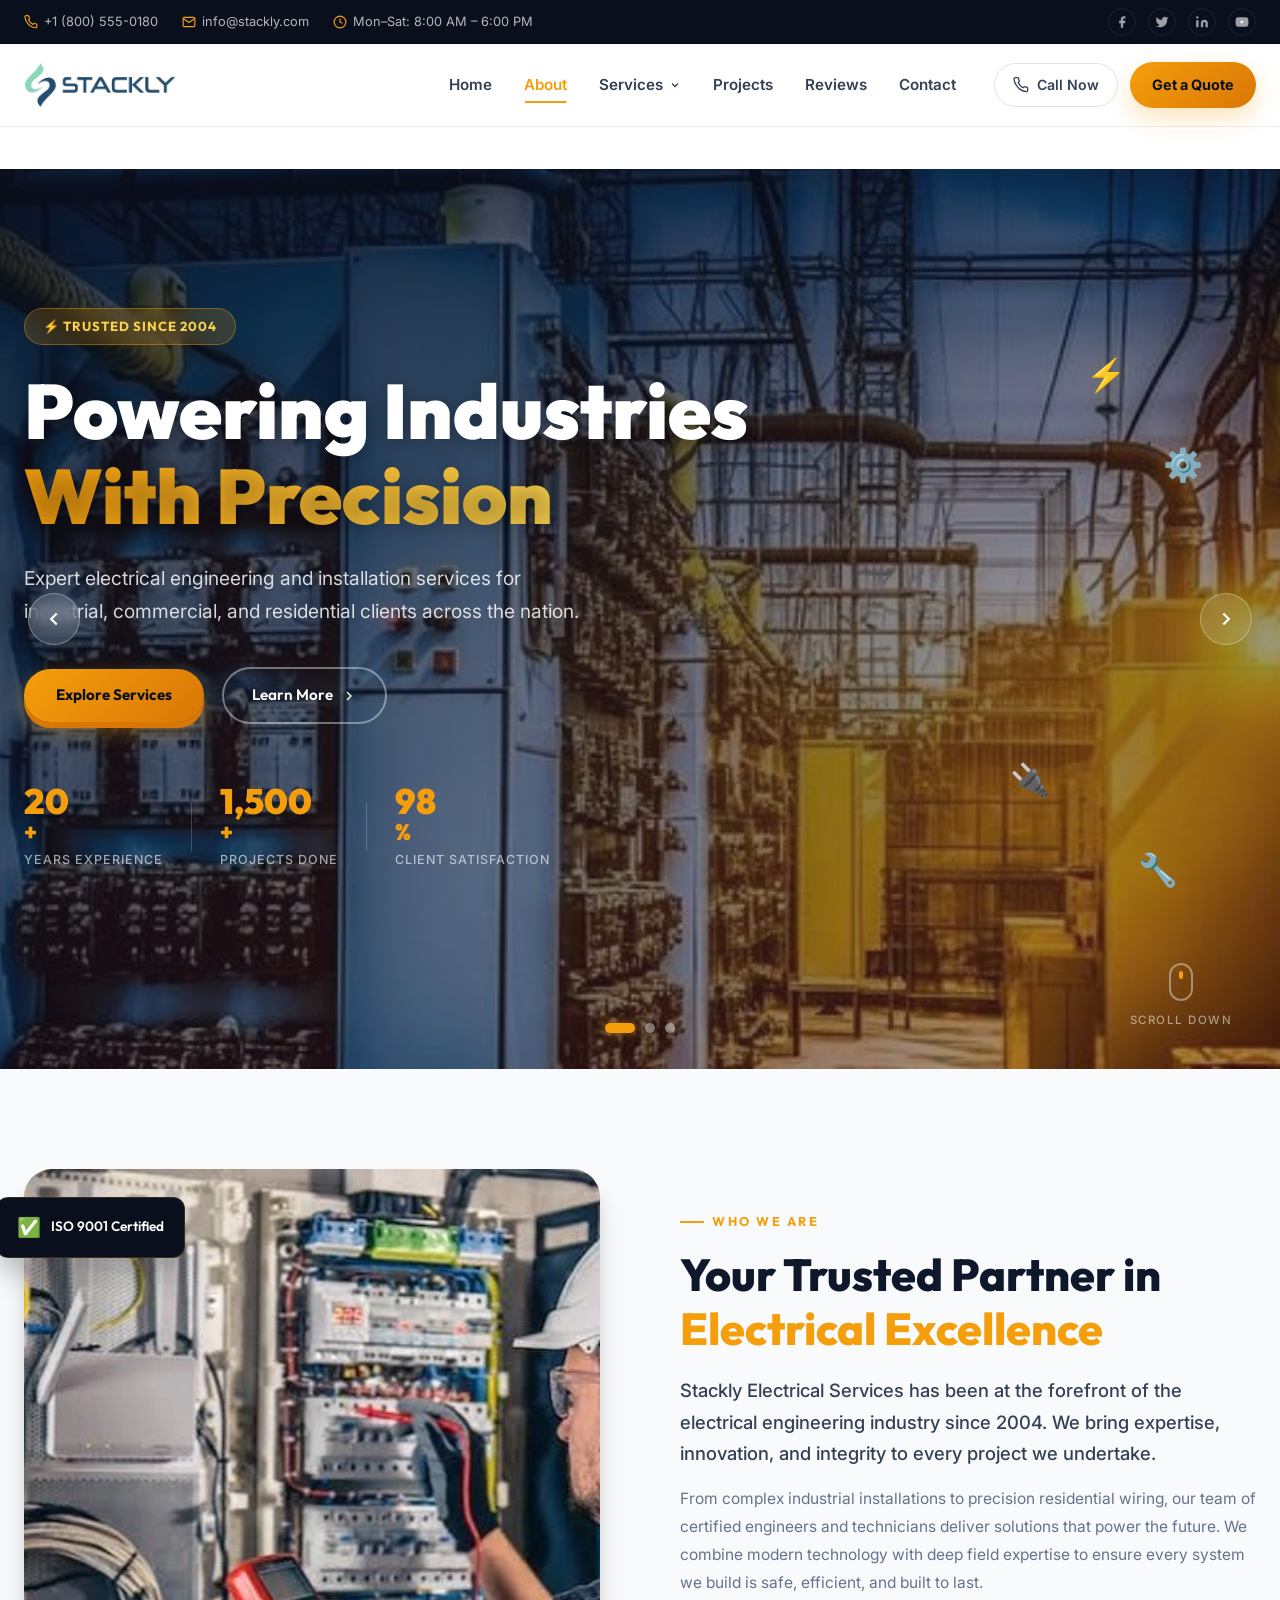
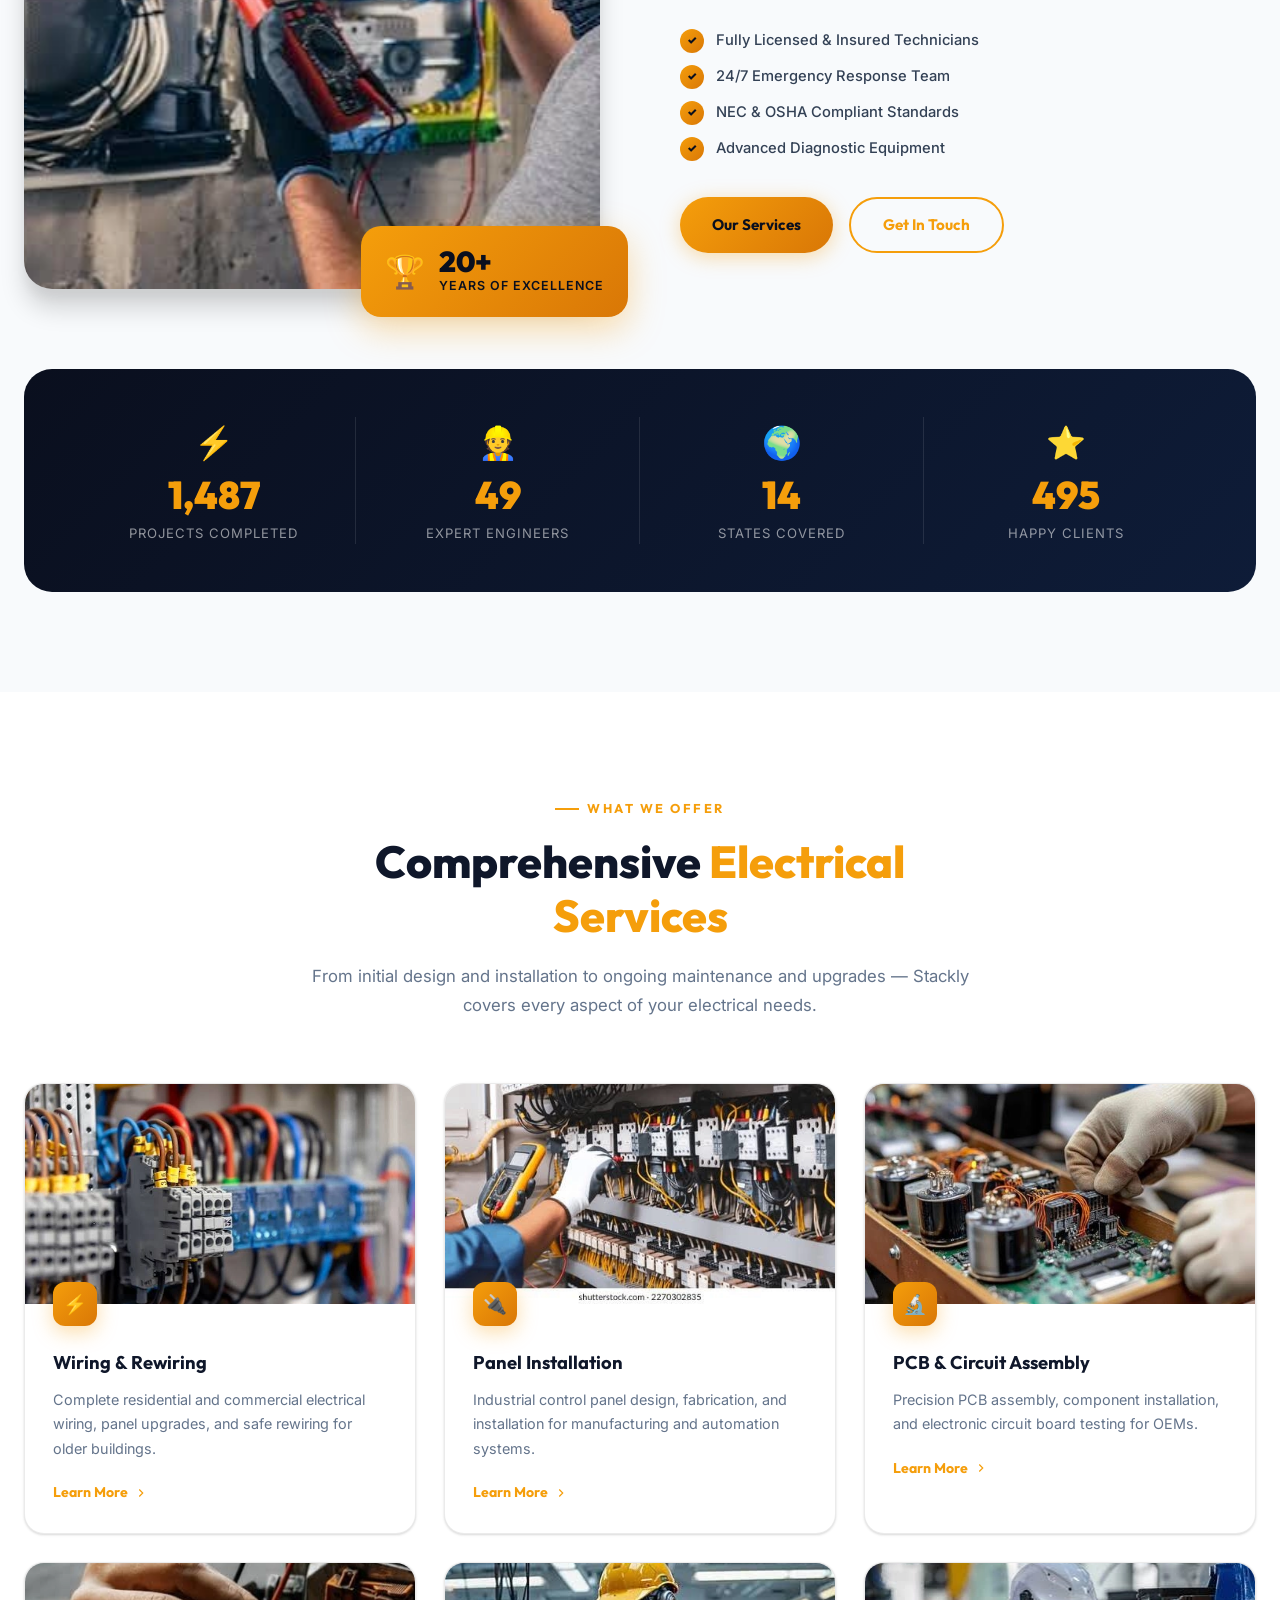
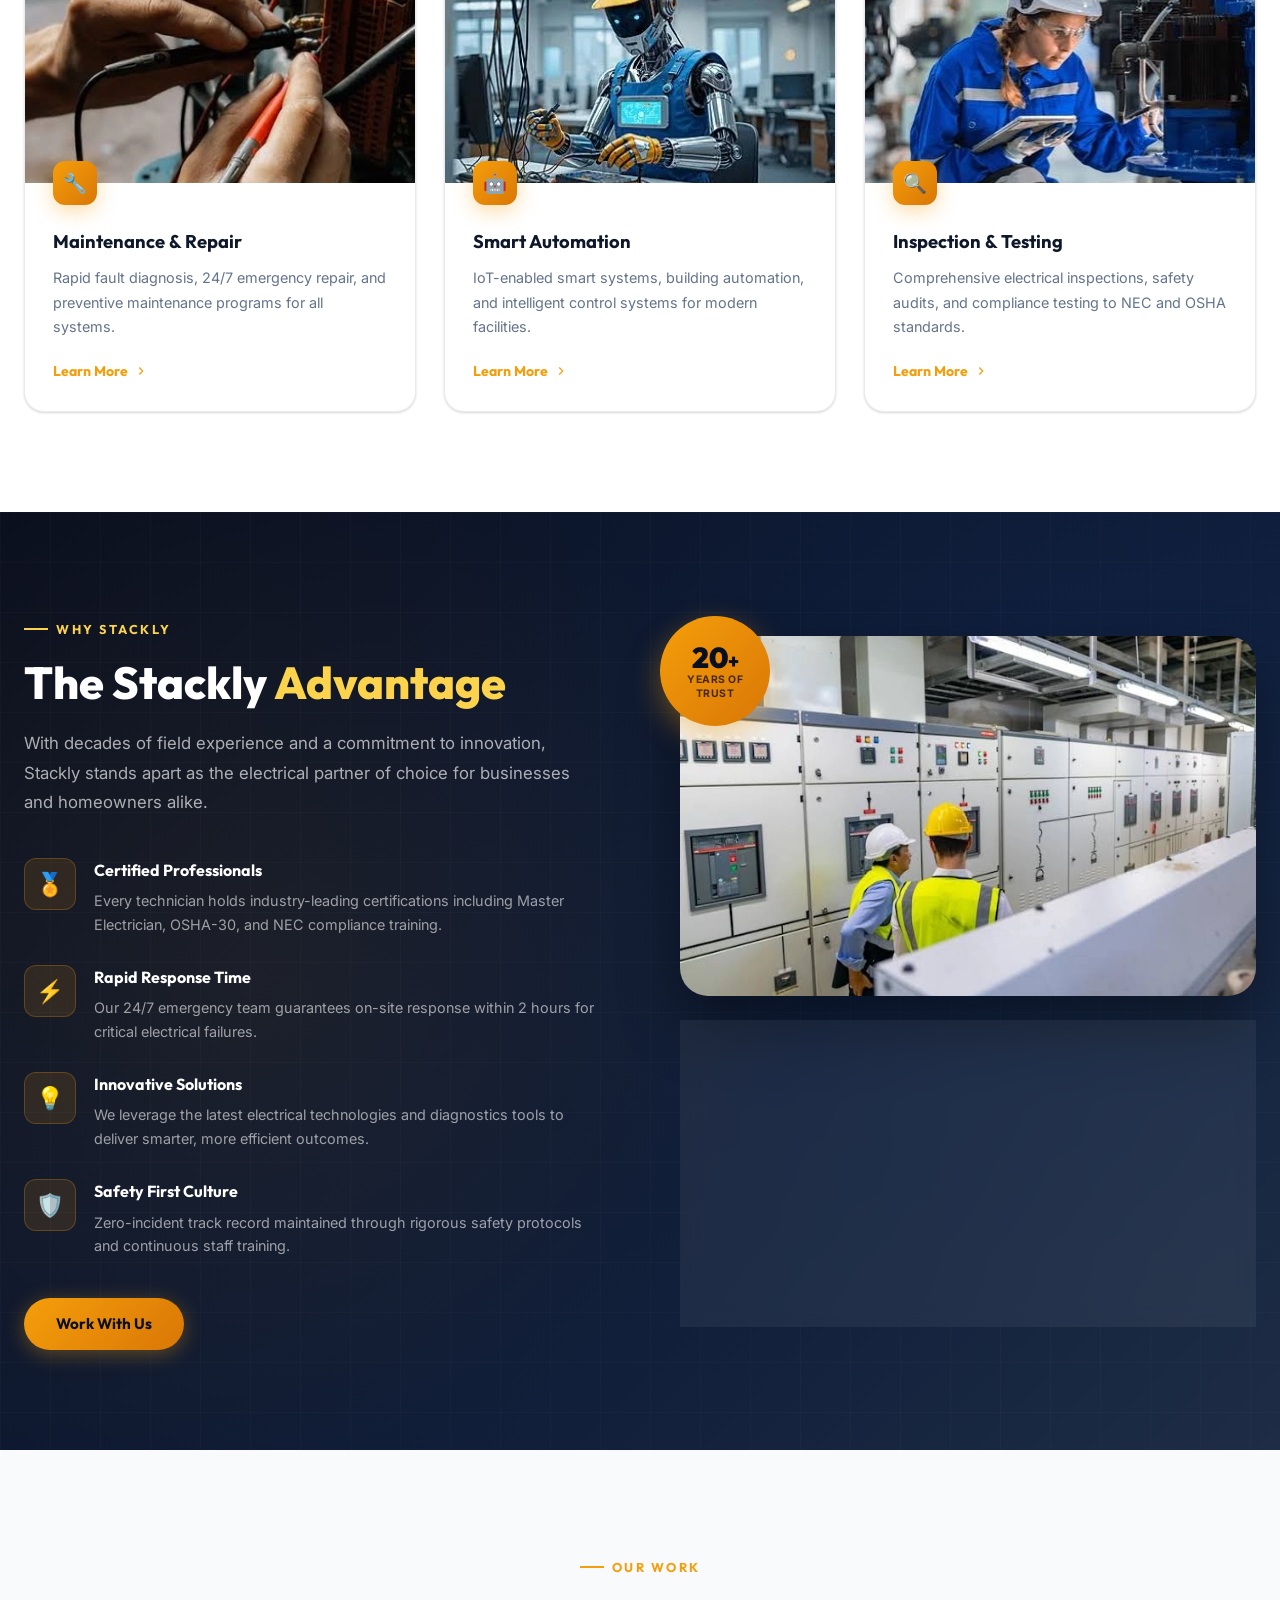
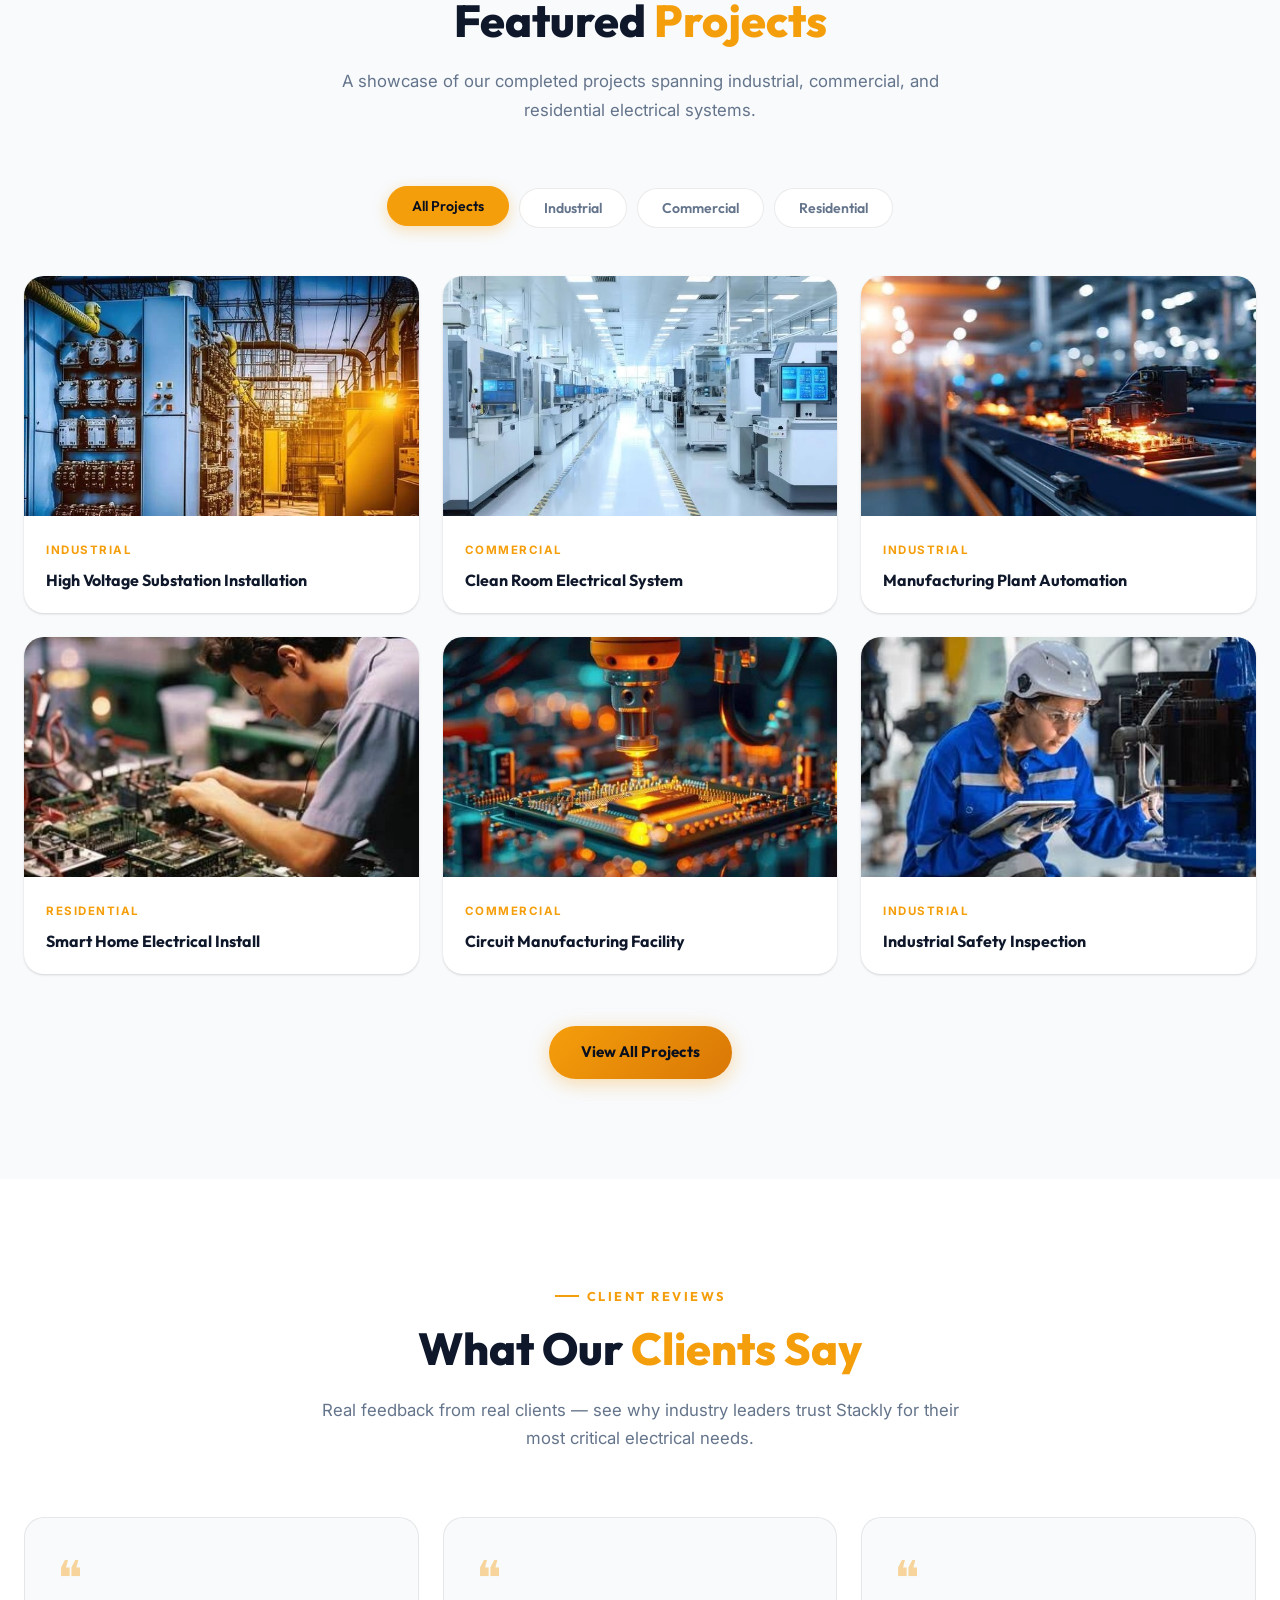
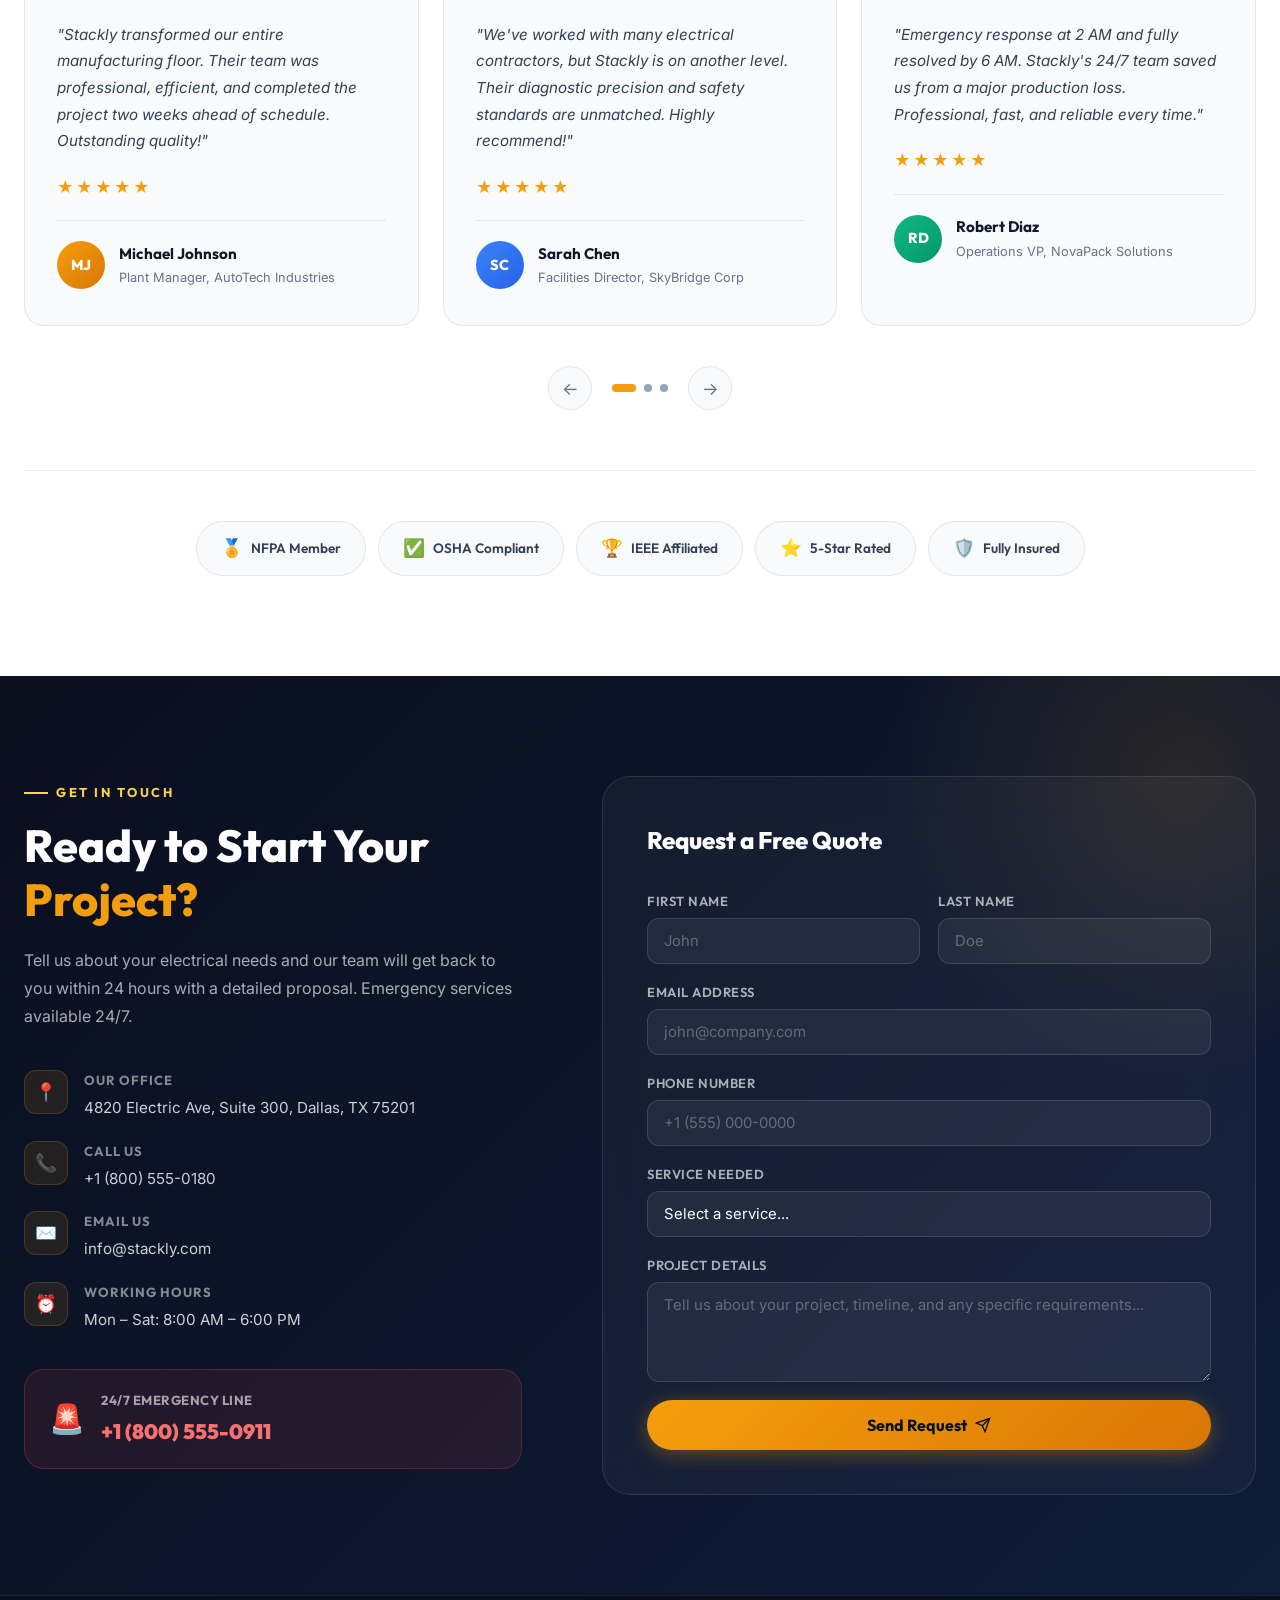
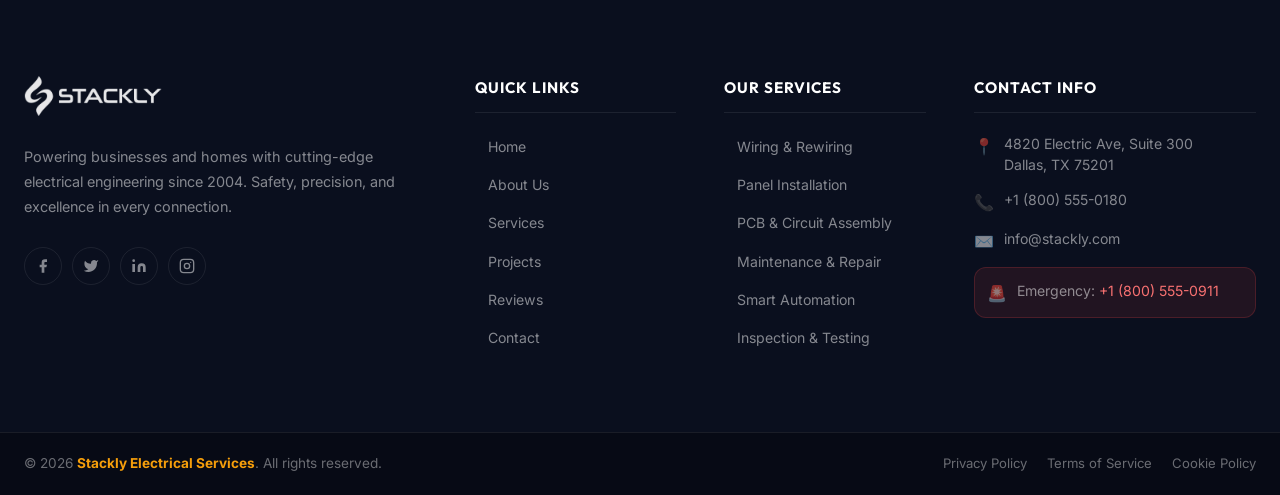
<file: index.html>
<!DOCTYPE html>
<html lang="en">
<head>
  <meta charset="UTF-8" />
  <meta name="viewport" content="width=device-width, initial-scale=1.0" />
  <meta name="description" content="Stackly Electrical Services – Premium electrical engineering, wiring, panel installation, and industrial electrical solutions. Professional, reliable, and certified." />
  <meta name="keywords" content="electrician, electrical services, wiring, panel installation, industrial electrical, Stackly" />
  <meta name="author" content="Stackly Electrical Services" />
  <meta property="og:title" content="Stackly – Premium Electrical Services" />
  <meta property="og:description" content="Expert electrical solutions for residential, commercial, and industrial clients." />
  <meta property="og:type" content="website" />
  <title>Stackly – Premium Electrical Services</title>
  <link rel="preconnect" href="https://fonts.googleapis.com" />
  <link rel="preconnect" href="https://fonts.gstatic.com" crossorigin />
  <link href="https://fonts.googleapis.com/css2?family=Outfit:wght@300;400;500;600;700;800;900&family=Inter:wght@300;400;500;600;700&display=swap" rel="stylesheet" />
  <link rel="stylesheet" href="style.css" />
</head>
<body>

  <!-- ULTRA PREMIUM LOADER -->
<div class="page-loader" id="page-loader">
  <div class="loader-bg-grid"></div>

  <div class="loader-wrapper">
    <div class="loader-orbit orbit-1"></div>
    <div class="loader-orbit orbit-2"></div>

    <a href="index.html" class="loader-logo-box" aria-label="Go to Home">
      <img src="Assets/logo.webp" alt="Stackly Logo" class="loader-logo" />
      <div class="loader-logo-glow"></div>
    </a>

    <h2 class="loader-title">STACKLY</h2>
    <p class="loader-subtitle">Powering Smart Electrical Solutions</p>

    <div class="loader-progress">
      <span class="loader-progress-bar" id="loader-progress-bar"></span>
    </div>

    <div class="loader-percent" id="loader-percent">0%</div>
  </div>
</div>
  <!-- ========== TOP BAR ========== -->
  <div class="topbar" id="topbar">
    <div class="topbar-inner container">
      <div class="topbar-left">
        <span class="topbar-item">
          <svg width="14" height="14" viewBox="0 0 24 24" fill="none" stroke="currentColor" stroke-width="2"><path d="M22 16.92v3a2 2 0 0 1-2.18 2 19.79 19.79 0 0 1-8.63-3.07A19.5 19.5 0 0 1 4.69 12 19.79 19.79 0 0 1 1.62 3.45 2 2 0 0 1 3.6 1h3a2 2 0 0 1 2 1.72 12.84 12.84 0 0 0 .7 2.81 2 2 0 0 1-.45 2.11L7.91 8.56A16 16 0 0 0 15.44 16.1l.96-.96a2 2 0 0 1 2.11-.45 12.84 12.84 0 0 0 2.81.7A2 2 0 0 1 22 16.92z"/></svg>
          +1 (800) 555-0180
        </span>
        <span class="topbar-item">
          <svg width="14" height="14" viewBox="0 0 24 24" fill="none" stroke="currentColor" stroke-width="2"><path d="M4 4h16c1.1 0 2 .9 2 2v12c0 1.1-.9 2-2 2H4c-1.1 0-2-.9-2-2V6c0-1.1.9-2 2-2z"/><polyline points="22,6 12,13 2,6"/></svg>
          info@stackly.com
        </span>
        <span class="topbar-item">
          <svg width="14" height="14" viewBox="0 0 24 24" fill="none" stroke="currentColor" stroke-width="2"><circle cx="12" cy="12" r="10"/><polyline points="12 6 12 12 16 14"/></svg>
          Mon–Sat: 8:00 AM – 6:00 PM
        </span>
      </div>
      <div class="topbar-right">
        <a href="404.html" class="topbar-social" aria-label="Facebook">
          <svg width="14" height="14" viewBox="0 0 24 24" fill="currentColor"><path d="M18 2h-3a5 5 0 0 0-5 5v3H7v4h3v8h4v-8h3l1-4h-4V7a1 1 0 0 1 1-1h3z"/></svg>
        </a>
        <a href="404.html" class="topbar-social" aria-label="Twitter">
          <svg width="14" height="14" viewBox="0 0 24 24" fill="currentColor"><path d="M23 3a10.9 10.9 0 0 1-3.14 1.53 4.48 4.48 0 0 0-7.86 3v1A10.66 10.66 0 0 1 3 4s-4 9 5 13a11.64 11.64 0 0 1-7 2c9 5 20 0 20-11.5a4.5 4.5 0 0 0-.08-.83A7.72 7.72 0 0 0 23 3z"/></svg>
        </a>
        <a href="404.html" class="topbar-social" aria-label="LinkedIn">
          <svg width="14" height="14" viewBox="0 0 24 24" fill="currentColor"><path d="M16 8a6 6 0 0 1 6 6v7h-4v-7a2 2 0 0 0-2-2 2 2 0 0 0-2 2v7h-4v-7a6 6 0 0 1 6-6zM2 9h4v12H2z"/><circle cx="4" cy="4" r="2"/></svg>
        </a>
        <a href="404.html" class="topbar-social" aria-label="YouTube">
          <svg width="14" height="14" viewBox="0 0 24 24" fill="currentColor"><path d="M22.54 6.42a2.78 2.78 0 0 0-1.94-1.96C18.88 4 12 4 12 4s-6.88 0-8.6.46A2.78 2.78 0 0 0 1.46 6.42 29 29 0 0 0 1 12a29 29 0 0 0 .46 5.58 2.78 2.78 0 0 0 1.94 1.96C5.12 20 12 20 12 20s6.88 0 8.6-.46a2.78 2.78 0 0 0 1.94-1.96A29 29 0 0 0 23 12a29 29 0 0 0-.46-5.58z"/><polygon points="9.75,15.02 15.5,12 9.75,8.98 9.75,15.02" fill="white"/></svg>
        </a>
      </div>
    </div>
  </div>

  <!-- ========== NAVBAR ========== -->
   <nav class="navbar" id="navbar">
    <div class="nav-inner container">
      <a href="index.html" class="nav-logo" aria-label="Stackly Home">
        <img src="Assets/logo.webp" alt="Stackly Logo" class="logo-img" />
      </a>
      <ul class="nav-links" id="nav-links">
        <li><a href="index.html" class="nav-link" data-page="index.html">Home</a></li>
        <li><a href="about.html" class="nav-link active" data-page="about.html">About</a></li>
        <li class="dropdown">
          <a href="services.html" class="nav-link dropdown-trigger">
            Services
            <svg class="dropdown-arrow" width="12" height="12" viewBox="0 0 24 24" fill="none" stroke="currentColor" stroke-width="2.5"><polyline points="6 9 12 15 18 9"/></svg>
          </a>
          <div class="dropdown-menu">
            <div class="dropdown-inner">
              <a href="services.html" class="dropdown-item"><span class="dropdown-icon">⚡</span><span><strong>Wiring &amp; Rewiring</strong><small>Complete wiring solutions</small></span></a>
              <a href="services.html" class="dropdown-item"><span class="dropdown-icon">🔌</span><span><strong>Panel Installation</strong><small>Industrial control panels</small></span></a>
              <a href="services.html" class="dropdown-item"><span class="dropdown-icon">🏭</span><span><strong>Industrial Services</strong><small>Factory &amp; plant electrical</small></span></a>
              <a href="services.html" class="dropdown-item"><span class="dropdown-icon">🔧</span><span><strong>Maintenance &amp; Repair</strong><small>24/7 emergency service</small></span></a>
              <a href="services.html" class="dropdown-item"><span class="dropdown-icon">📡</span><span><strong>Smart Automation</strong><small>IoT &amp; smart systems</small></span></a>
              <a href="services.html" class="dropdown-item"><span class="dropdown-icon">🔍</span><span><strong>Inspection &amp; Testing</strong><small>Safety compliance checks</small></span></a>
            </div>
          </div>
        </li>
        <li><a href="projects.html" class="nav-link" data-page="projects.html">Projects</a></li>
        <li><a href="reviews.html" class="nav-link" data-page="reviews.html">Reviews</a></li>
        <li><a href="contact.html" class="nav-link" data-page="contact.html">Contact</a></li>
      </ul>
      <div class="nav-cta">
        <a href="404.html" class="btn-call">
  <svg width="16" height="16" viewBox="0 0 24 24" fill="none" stroke="currentColor" stroke-width="2">
    <path d="M22 16.92v3a2 2 0 0 1-2.18 2 19.79 19.79 0 0 1-8.63-3.07A19.5 19.5 0 0 1 4.69 12 19.79 19.79 0 0 1 1.62 3.45 2 2 0 0 1 3.6 1h3a2 2 0 0 1 2 1.72 12.84 12.84 0 0 0 .7 2.81 2 2 0 0 1-.45 2.11L7.91 8.56A16 16 0 0 0 15.44 16.1l.96-.96a2 2 0 0 1 2.11-.45 12.84 12.84 0 0 0 2.81.7A2 2 0 0 1 22 16.92z"/>
  </svg>
  Call Now
</a>
        <a href="login.html" class="btn-quote">Get a Quote</a>
        <button class="hamburger" id="hamburger" aria-label="Toggle mobile menu" aria-expanded="false">
          <span></span><span></span><span></span>
        </button>
        <div class="mobile-backdrop" id="mobile-backdrop"></div>
        <div class="mobile-menu" id="mobile-menu" role="dialog" aria-modal="true" aria-label="Navigation menu">
          <div class="mobile-menu-header">
            <a href="index.html" class="mobile-menu-logo"><img src="Assets/logo.webp" alt="Stackly" class="mobile-logo-img" /></a>
            <button class="mobile-close-btn" id="mobile-close-btn" aria-label="Close menu">
              <svg width="22" height="22" viewBox="0 0 24 24" fill="none" stroke="currentColor" stroke-width="2.5" stroke-linecap="round"><line x1="18" y1="6" x2="6" y2="18"/><line x1="6" y1="6" x2="18" y2="18"/></svg>
            </button>
          </div>
          <div class="mobile-menu-inner">
            <a href="index.html" class="mobile-link"><span class="mobile-link-icon">🏠</span> Home</a>
            <a href="about.html" class="mobile-link"><span class="mobile-link-icon">🏢</span> About</a>
            <div class="mobile-accordion">
              <button class="mobile-accordion-btn" id="mobile-services-btn">
                <span class="mobile-link-content"><span class="mobile-link-icon">⚡</span> Services</span>
                <svg class="mobile-accordion-arrow" width="14" height="14" viewBox="0 0 24 24" fill="none" stroke="currentColor" stroke-width="2.5"><polyline points="6 9 12 15 18 9"/></svg>
              </button>
              <div class="mobile-accordion-content" id="mobile-services-content">
                <a href="services.html" class="mobile-sub-link">⚡ Wiring &amp; Rewiring</a>
                <a href="services.html" class="mobile-sub-link">🔌 Panel Installation</a>
                <a href="services.html" class="mobile-sub-link">🏭 Industrial Services</a>
                <a href="services.html" class="mobile-sub-link">🔧 Maintenance &amp; Repair</a>
                <a href="services.html" class="mobile-sub-link">📡 Smart Automation</a>
                <a href="services.html" class="mobile-sub-link">🔍 Inspection &amp; Testing</a>
              </div>
            </div>
            <a href="projects.html" class="mobile-link"><span class="mobile-link-icon">🏗️</span> Projects</a>
            <a href="reviews.html" class="mobile-link"><span class="mobile-link-icon">⭐</span> Reviews</a>
            <a href="contact.html" class="mobile-link"><span class="mobile-link-icon">📩</span> Contact</a>
            <a href="login.html" class="mobile-link"><span class="mobile-link-icon">🔐</span> Login</a>
          </div>
          <div class="mobile-menu-footer">
            <a href="tel:+18005550180" class="mobile-btn-call">📞 Call Now</a>
            <a href="login.html" class="mobile-btn-quote">Get a Quote</a>
            <div class="mobile-menu-socials">
              <a href="#" class="mobile-social" aria-label="Facebook"><svg width="16" height="16" viewBox="0 0 24 24" fill="currentColor"><path d="M18 2h-3a5 5 0 0 0-5 5v3H7v4h3v8h4v-8h3l1-4h-4V7a1 1 0 0 1 1-1h3z"/></svg></a>
              <a href="#" class="mobile-social" aria-label="Twitter"><svg width="16" height="16" viewBox="0 0 24 24" fill="currentColor"><path d="M23 3a10.9 10.9 0 0 1-3.14 1.53 4.48 4.48 0 0 0-7.86 3v1A10.66 10.66 0 0 1 3 4s-4 9 5 13a11.64 11.64 0 0 1-7 2c9 5 20 0 20-11.5a4.5 4.5 0 0 0-.08-.83A7.72 7.72 0 0 0 23 3z"/></svg></a>
              <a href="#" class="mobile-social" aria-label="LinkedIn"><svg width="16" height="16" viewBox="0 0 24 24" fill="currentColor"><path d="M16 8a6 6 0 0 1 6 6v7h-4v-7a2 2 0 0 0-2-2 2 2 0 0 0-2 2v7h-4v-7a6 6 0 0 1 6-6zM2 9h4v12H2z"/><circle cx="4" cy="4" r="2"/></svg></a>
            </div>
          </div>
        </div>
      </div>
    </div>
  </nav>

  <!-- ========== HERO SECTION ========== -->
  <section class="hero" id="home">
    <!-- Slider Track -->
    <div class="hero-slider" id="hero-slider">
      <!-- Slide 1 -->
      <div class="hero-slide active" style="background-image: url('Assets/images (19).webp');">
        <div class="slide-overlay"></div>
        <div class="hero-content container">
          <div class="hero-badge reveal-hero">⚡ Trusted Since 2004</div>
          <h1 class="hero-title reveal-hero">
            Powering Industries<br />
            <span class="hero-highlight">With Precision</span>
          </h1>
          <p class="hero-subtitle reveal-hero">
            Expert electrical engineering and installation services for industrial, commercial, and residential clients across the nation.
          </p>
          <div class="hero-actions reveal-hero">
            <a href="services.html" class="btn-primary hero-btn-3d">Explore Services</a>
            <a href="about.html" class="btn-outline-hero">
              <span>Learn More</span>
              <svg width="16" height="16" viewBox="0 0 24 24" fill="none" stroke="currentColor" stroke-width="2"><polyline points="9 18 15 12 9 6"/></svg>
            </a>
          </div>
          <div class="hero-stats reveal-hero">
            <div class="hero-stat">
              <span class="stat-num" data-target="20">0</span><span class="stat-plus">+</span>
              <span class="stat-label">Years Experience</span>
            </div>
            <div class="hero-stat-divider"></div>
            <div class="hero-stat">
              <span class="stat-num" data-target="1500">0</span><span class="stat-plus">+</span>
              <span class="stat-label">Projects Done</span>
            </div>
            <div class="hero-stat-divider"></div>
            <div class="hero-stat">
              <span class="stat-num" data-target="98">0</span><span class="stat-plus">%</span>
              <span class="stat-label">Client Satisfaction</span>
            </div>
          </div>
        </div>
      </div>

      <!-- Slide 2 -->
      <div class="hero-slide" style="background-image: url('Assets/images (22).webp');">
        <div class="slide-overlay"></div>
        <div class="hero-content container">
          <div class="hero-badge reveal-hero">🏭 Industrial Specialists</div>
          <h1 class="hero-title reveal-hero">
            Certified Electrical<br />
            <span class="hero-highlight">Excellence</span>
          </h1>
          <p class="hero-subtitle reveal-hero">
            From factory floor automation to control panel design — our certified engineers deliver world-class electrical solutions.
          </p>
          <div class="hero-actions reveal-hero">
            <a href="login.html" class="btn-primary hero-btn-3d">Get Free Quote</a>
            <a href="projects.html" class="btn-outline-hero">
              <span>View Projects</span>
              <svg width="16" height="16" viewBox="0 0 24 24" fill="none" stroke="currentColor" stroke-width="2"><polyline points="9 18 15 12 9 6"/></svg>
            </a>
          </div>
          <div class="hero-stats reveal-hero">
            <div class="hero-stat">
              <span class="stat-num" data-target="500">0</span><span class="stat-plus">+</span>
              <span class="stat-label">Happy Clients</span>
            </div>
            <div class="hero-stat-divider"></div>
            <div class="hero-stat">
              <span class="stat-num" data-target="50">0</span><span class="stat-plus">+</span>
              <span class="stat-label">Expert Engineers</span>
            </div>
            <div class="hero-stat-divider"></div>
            <div class="hero-stat">
              <span class="stat-num" data-target="24">0</span><span class="stat-plus">/7</span>
              <span class="stat-label">Support Available</span>
            </div>
          </div>
        </div>
      </div>

      <!-- Slide 3 -->
      <div class="hero-slide" style="background-image: url('Assets/images (17).webp');">
        <div class="slide-overlay"></div>
        <div class="hero-content container">
          <div class="hero-badge reveal-hero">🔬 Advanced Technology</div>
          <h1 class="hero-title reveal-hero">
            Smart Manufacturing<br />
            <span class="hero-highlight">Solutions</span>
          </h1>
          <p class="hero-subtitle reveal-hero">
            Cutting-edge automation, smart wiring, and digital manufacturing systems tailored for the modern industrial landscape.
          </p>
          <div class="hero-actions reveal-hero">
            <a href="services.html" class="btn-primary hero-btn-3d">Our Services</a>
            <a href="contact.html" class="btn-outline-hero">
              <span>Contact Us</span>
              <svg width="16" height="16" viewBox="0 0 24 24" fill="none" stroke="currentColor" stroke-width="2"><polyline points="9 18 15 12 9 6"/></svg>
            </a>
          </div>
          <div class="hero-stats reveal-hero">
            <div class="hero-stat">
              <span class="stat-num" data-target="15">0</span><span class="stat-plus">+</span>
              <span class="stat-label">Countries Served</span>
            </div>
            <div class="hero-stat-divider"></div>
            <div class="hero-stat">
              <span class="stat-num" data-target="200">0</span><span class="stat-plus">+</span>
              <span class="stat-label">Certified Staff</span>
            </div>
            <div class="hero-stat-divider"></div>
            <div class="hero-stat">
              <span class="stat-num" data-target="100">0</span><span class="stat-plus">%</span>
              <span class="stat-label">Safety Compliant</span>
            </div>
          </div>
        </div>
      </div>
    </div>

    <!-- Slider Controls -->
    <button class="slider-btn slider-prev" id="slider-prev" aria-label="Previous slide">
      <svg width="22" height="22" viewBox="0 0 24 24" fill="none" stroke="currentColor" stroke-width="2.5"><polyline points="15 18 9 12 15 6"/></svg>
    </button>
    <button class="slider-btn slider-next" id="slider-next" aria-label="Next slide">
      <svg width="22" height="22" viewBox="0 0 24 24" fill="none" stroke="currentColor" stroke-width="2.5"><polyline points="9 18 15 12 9 6"/></svg>
    </button>

    <!-- Dots -->
    <div class="slider-dots" id="slider-dots">
      <button class="dot active" data-index="0" aria-label="Slide 1"></button>
      <button class="dot" data-index="1" aria-label="Slide 2"></button>
      <button class="dot" data-index="2" aria-label="Slide 3"></button>
    </div>

    <!-- Decorative 3D floating elements -->
    <div class="hero-3d-element el-1">⚡</div>
    <div class="hero-3d-element el-2">🔌</div>
    <div class="hero-3d-element el-3">⚙️</div>
    <div class="hero-3d-element el-4">🔧</div>

    <!-- Scroll indicator -->
    <div class="scroll-indicator">
      <div class="scroll-mouse">
        <div class="scroll-wheel"></div>
      </div>
      <span>Scroll Down</span>
    </div>
  </section>

  <!-- ========== SECTION 2: ABOUT ========== -->
  <section class="about-section" id="about">
    <div class="container">
      <div class="about-grid">
        <!-- Image side -->
        <div class="about-visual reveal-left">
          <div class="about-img-wrapper">
            <img src="Assets/images (25).webp" alt="Stackly electrician at work" class="about-main-img" />
            <div class="about-badge-card">
              <div class="badge-icon">🏆</div>
              <div>
                <div class="badge-num">20+</div>
                <div class="badge-text">Years of Excellence</div>
              </div>
            </div>
            <div class="about-floating-card">
              <div class="floating-icon">✅</div>
              <span>ISO 9001 Certified</span>
            </div>
          </div>
        </div>

        <!-- Text side -->
        <div class="about-content reveal-right">
          <div class="section-label">Who We Are</div>
          <h2 class="section-title">Your Trusted Partner in <span class="text-accent">Electrical Excellence</span></h2>
          <p class="about-lead">
            Stackly Electrical Services has been at the forefront of the electrical engineering industry since 2004. We bring expertise, innovation, and integrity to every project we undertake.
          </p>
          <p class="about-desc">
            From complex industrial installations to precision residential wiring, our team of certified engineers and technicians deliver solutions that power the future. We combine modern technology with deep field expertise to ensure every system we build is safe, efficient, and built to last.
          </p>

          <div class="about-features">
            <div class="about-feature">
              <div class="feature-check">✓</div>
              <span>Fully Licensed & Insured Technicians</span>
            </div>
            <div class="about-feature">
              <div class="feature-check">✓</div>
              <span>24/7 Emergency Response Team</span>
            </div>
            <div class="about-feature">
              <div class="feature-check">✓</div>
              <span>NEC & OSHA Compliant Standards</span>
            </div>
            <div class="about-feature">
              <div class="feature-check">✓</div>
              <span>Advanced Diagnostic Equipment</span>
            </div>
          </div>

          <div class="about-actions">
            <a href="#services" class="btn-primary">Our Services</a>
            <a href="#contact" class="btn-outline">Get In Touch</a>
          </div>
        </div>
      </div>

      <!-- About stats bar -->
      <div class="about-stats-bar reveal-up">
        <div class="about-stat-item">
          <span class="about-stat-icon">⚡</span>
          <div class="about-stat-num counter" data-target="1500">0</div>
          <div class="about-stat-label">Projects Completed</div>
        </div>
        <div class="about-stat-item">
          <span class="about-stat-icon">👷</span>
          <div class="about-stat-num counter" data-target="50">0</div>
          <div class="about-stat-label">Expert Engineers</div>
        </div>
        <div class="about-stat-item">
          <span class="about-stat-icon">🌍</span>
          <div class="about-stat-num counter" data-target="15">0</div>
          <div class="about-stat-label">States Covered</div>
        </div>
        <div class="about-stat-item">
          <span class="about-stat-icon">⭐</span>
          <div class="about-stat-num counter" data-target="500">0</div>
          <div class="about-stat-label">Happy Clients</div>
        </div>
      </div>
    </div>
  </section>

  <!-- ========== SECTION 3: SERVICES ========== -->
  <section class="services-section" id="services">
    <div class="container">
      <div class="section-header reveal-up">
        <div class="section-label">What We Offer</div>
        <h2 class="section-title">Comprehensive <span class="text-accent">Electrical Services</span></h2>
        <p class="section-subtitle">From initial design and installation to ongoing maintenance and upgrades — Stackly covers every aspect of your electrical needs.</p>
      </div>

      <div class="services-grid">
        <!-- Service 1 -->
        <div class="service-card reveal-up" data-delay="0">
          <div class="service-img-wrap">
            <img src="Assets/images (21).webp" alt="Wiring and rewiring services" class="service-img" />
            <div class="service-overlay">
              <a href="login.html" class="service-cta-btn">Get a Quote →</a>
            </div>
          </div>
          <div class="service-body">
            <div class="service-icon-wrap">
              <span class="service-icon">⚡</span>
            </div>
            <h3 class="service-name">Wiring & Rewiring</h3>
            <p class="service-desc">Complete residential and commercial electrical wiring, panel upgrades, and safe rewiring for older buildings.</p>
            <a href="#contact" class="service-link">Learn More <svg width="14" height="14" viewBox="0 0 24 24" fill="none" stroke="currentColor" stroke-width="2"><polyline points="9 18 15 12 9 6"/></svg></a>
          </div>
        </div>

        <!-- Service 2 -->
        <div class="service-card reveal-up" data-delay="100">
          <div class="service-img-wrap">
            <img src="Assets/images (24).webp" alt="Panel installation services" class="service-img" />
            <div class="service-overlay">
              <a href="login.html" class="service-cta-btn">Get a Quote →</a>
            </div>
          </div>
          <div class="service-body">
            <div class="service-icon-wrap">
              <span class="service-icon">🔌</span>
            </div>
            <h3 class="service-name">Panel Installation</h3>
            <p class="service-desc">Industrial control panel design, fabrication, and installation for manufacturing and automation systems.</p>
            <a href="#contact" class="service-link">Learn More <svg width="14" height="14" viewBox="0 0 24 24" fill="none" stroke="currentColor" stroke-width="2"><polyline points="9 18 15 12 9 6"/></svg></a>
          </div>
        </div>

        <!-- Service 3 -->
        <div class="service-card reveal-up" data-delay="200">
          <div class="service-img-wrap">
            <img src="Assets/images (20).webp" alt="Circuit board assembly" class="service-img" />
            <div class="service-overlay">
              <a href="login.html" class="service-cta-btn">Get a Quote →</a>
            </div>
          </div>
          <div class="service-body">
            <div class="service-icon-wrap">
              <span class="service-icon">🔬</span>
            </div>
            <h3 class="service-name">PCB & Circuit Assembly</h3>
            <p class="service-desc">Precision PCB assembly, component installation, and electronic circuit board testing for OEMs.</p>
            <a href="#contact" class="service-link">Learn More <svg width="14" height="14" viewBox="0 0 24 24" fill="none" stroke="currentColor" stroke-width="2"><polyline points="9 18 15 12 9 6"/></svg></a>
          </div>
        </div>

        <!-- Service 4 -->
        <div class="service-card reveal-up" data-delay="0">
          <div class="service-img-wrap">
            <img src="Assets/images (29).webp" alt="Electrical repair services" class="service-img" />
            <div class="service-overlay">
              <a href="login.html" class="service-cta-btn">Get a Quote →</a>
            </div>
          </div>
          <div class="service-body">
            <div class="service-icon-wrap">
              <span class="service-icon">🔧</span>
            </div>
            <h3 class="service-name">Maintenance & Repair</h3>
            <p class="service-desc">Rapid fault diagnosis, 24/7 emergency repair, and preventive maintenance programs for all systems.</p>
            <a href="#contact" class="service-link">Learn More <svg width="14" height="14" viewBox="0 0 24 24" fill="none" stroke="currentColor" stroke-width="2"><polyline points="9 18 15 12 9 6"/></svg></a>
          </div>
        </div>

        <!-- Service 5 -->
        <div class="service-card reveal-up" data-delay="100">
          <div class="service-img-wrap">
            <img src="Assets/images (16).webp" alt="Smart automation services" class="service-img" />
            <div class="service-overlay">
              <a href="login.html" class="service-cta-btn">Get a Quote →</a>
            </div>
          </div>
          <div class="service-body">
            <div class="service-icon-wrap">
              <span class="service-icon">🤖</span>
            </div>
            <h3 class="service-name">Smart Automation</h3>
            <p class="service-desc">IoT-enabled smart systems, building automation, and intelligent control systems for modern facilities.</p>
            <a href="#contact" class="service-link">Learn More <svg width="14" height="14" viewBox="0 0 24 24" fill="none" stroke="currentColor" stroke-width="2"><polyline points="9 18 15 12 9 6"/></svg></a>
          </div>
        </div>

        <!-- Service 6 -->
        <div class="service-card reveal-up" data-delay="200">
          <div class="service-img-wrap">
            <img src="Assets/images (18).webp" alt="Electrical inspection" class="service-img" />
            <div class="service-overlay">
              <a href="login.html" class="service-cta-btn">Get a Quote →</a>
            </div>
          </div>
          <div class="service-body">
            <div class="service-icon-wrap">
              <span class="service-icon">🔍</span>
            </div>
            <h3 class="service-name">Inspection & Testing</h3>
            <p class="service-desc">Comprehensive electrical inspections, safety audits, and compliance testing to NEC and OSHA standards.</p>
            <a href="#contact" class="service-link">Learn More <svg width="14" height="14" viewBox="0 0 24 24" fill="none" stroke="currentColor" stroke-width="2"><polyline points="9 18 15 12 9 6"/></svg></a>
          </div>
        </div>
      </div>
    </div>
  </section>

  <!-- ========== SECTION 4: WHY CHOOSE US ========== -->
  <section class="why-section" id="why">
    <div class="why-bg-pattern"></div>
    <div class="container">
      <div class="why-grid">
        <!-- Left content -->
        <div class="why-content reveal-left">
          <div class="section-label light">Why Stackly</div>
          <h2 class="section-title light">The Stackly <span class="text-accent-light">Advantage</span></h2>
          <p class="why-desc">
            With decades of field experience and a commitment to innovation, Stackly stands apart as the electrical partner of choice for businesses and homeowners alike.
          </p>

          <div class="why-features">
            <div class="why-feature">
              <div class="why-feature-icon">🏅</div>
              <div class="why-feature-text">
                <h4>Certified Professionals</h4>
                <p>Every technician holds industry-leading certifications including Master Electrician, OSHA-30, and NEC compliance training.</p>
              </div>
            </div>
            <div class="why-feature">
              <div class="why-feature-icon">⚡</div>
              <div class="why-feature-text">
                <h4>Rapid Response Time</h4>
                <p>Our 24/7 emergency team guarantees on-site response within 2 hours for critical electrical failures.</p>
              </div>
            </div>
            <div class="why-feature">
              <div class="why-feature-icon">💡</div>
              <div class="why-feature-text">
                <h4>Innovative Solutions</h4>
                <p>We leverage the latest electrical technologies and diagnostics tools to deliver smarter, more efficient outcomes.</p>
              </div>
            </div>
            <div class="why-feature">
              <div class="why-feature-icon">🛡️</div>
              <div class="why-feature-text">
                <h4>Safety First Culture</h4>
                <p>Zero-incident track record maintained through rigorous safety protocols and continuous staff training.</p>
              </div>
            </div>
          </div>

          <a href="#contact" class="btn-primary mt-btn">Work With Us</a>
        </div>

        <!-- Right visual -->
        <div class="why-visual reveal-right">
          <div class="why-img-container">
            <img src="Assets/images (22).webp" alt="Engineers inspecting electrical systems" class="why-main-img" />
            <div class="why-experience-badge">
              <div class="exp-num">20<span>+</span></div>
              <div class="exp-text">Years of<br />Trust</div>
            </div>
          </div>
          <div class="why-checklist-card">
            <div class="checklist-title">Our Certifications</div>
            <div class="checklist-item">✅ Master Electrician License</div>
            <div class="checklist-item">✅ OSHA-30 Certified</div>
            <div class="checklist-item">✅ ISO 9001:2015 Quality</div>
            <div class="checklist-item">✅ NEC Code Compliant</div>
            <div class="checklist-item">✅ IEEE Standards Adherent</div>
          </div>
        </div>
      </div>
    </div>
  </section>

  <!-- ========== SECTION 5: PROJECTS GALLERY ========== -->
  <section class="projects-section" id="projects">
    <div class="container">
      <div class="section-header reveal-up">
        <div class="section-label">Our Work</div>
        <h2 class="section-title">Featured <span class="text-accent">Projects</span></h2>
        <p class="section-subtitle">A showcase of our completed projects spanning industrial, commercial, and residential electrical systems.</p>
      </div>

      <!-- Filter tabs -->
      <div class="project-filters reveal-up">
        <button class="filter-btn active" data-filter="all">All Projects</button>
        <button class="filter-btn" data-filter="industrial">Industrial</button>
        <button class="filter-btn" data-filter="commercial">Commercial</button>
        <button class="filter-btn" data-filter="residential">Residential</button>
      </div>

      <div class="projects-grid" id="projects-grid">
        <div class="project-card reveal-up" data-category="industrial">
          <div class="project-img-wrap">
            <img src="Assets/images (19).webp" alt="High Voltage Substation Installation" class="project-img" />
            <div class="project-overlay">
              <div class="project-tags">
                <span class="project-tag">Industrial</span>
                <span class="project-tag">Panel</span>
              </div>
              <h3 class="project-overlay-title">High Voltage Substation</h3>
              <p class="project-overlay-loc">📍 Houston, TX</p>
              <a href="#contact" class="project-view-btn">View Details</a>
            </div>
          </div>
          <div class="project-info">
            <span class="project-cat">Industrial</span>
            <h3 class="project-name">High Voltage Substation Installation</h3>
          </div>
        </div>

        <div class="project-card reveal-up" data-category="commercial">
          <div class="project-img-wrap">
            <img src="Assets/images (23).webp" alt="Clean Room Electrical System" class="project-img" />
            <div class="project-overlay">
              <div class="project-tags">
                <span class="project-tag">Commercial</span>
                <span class="project-tag">Clean Room</span>
              </div>
              <h3 class="project-overlay-title">Clean Room Electrical</h3>
              <p class="project-overlay-loc">📍 Silicon Valley, CA</p>
              <a href="#contact" class="project-view-btn">View Details</a>
            </div>
          </div>
          <div class="project-info">
            <span class="project-cat">Commercial</span>
            <h3 class="project-name">Clean Room Electrical System</h3>
          </div>
        </div>

        <div class="project-card reveal-up" data-category="industrial">
          <div class="project-img-wrap">
            <img src="Assets/images (17).webp" alt="Manufacturing Plant Automation" class="project-img" />
            <div class="project-overlay">
              <div class="project-tags">
                <span class="project-tag">Industrial</span>
                <span class="project-tag">Automation</span>
              </div>
              <h3 class="project-overlay-title">Manufacturing Automation</h3>
              <p class="project-overlay-loc">📍 Detroit, MI</p>
              <a href="#contact" class="project-view-btn">View Details</a>
            </div>
          </div>
          <div class="project-info">
            <span class="project-cat">Industrial</span>
            <h3 class="project-name">Manufacturing Plant Automation</h3>
          </div>
        </div>

        <div class="project-card reveal-up" data-category="residential">
          <div class="project-img-wrap">
            <img src="Assets/images (26).webp" alt="Smart Home Electrical Install" class="project-img" />
            <div class="project-overlay">
              <div class="project-tags">
                <span class="project-tag">Residential</span>
                <span class="project-tag">Smart</span>
              </div>
              <h3 class="project-overlay-title">Smart Home Wiring</h3>
              <p class="project-overlay-loc">📍 Austin, TX</p>
              <a href="#contact" class="project-view-btn">View Details</a>
            </div>
          </div>
          <div class="project-info">
            <span class="project-cat">Residential</span>
            <h3 class="project-name">Smart Home Electrical Install</h3>
          </div>
        </div>

        <div class="project-card reveal-up" data-category="commercial">
          <div class="project-img-wrap">
            <img src="Assets/images (27).webp" alt="Circuit Manufacturing Facility" class="project-img" />
            <div class="project-overlay">
              <div class="project-tags">
                <span class="project-tag">Commercial</span>
                <span class="project-tag">Manufacturing</span>
              </div>
              <h3 class="project-overlay-title">Circuit Manufacturing Facility</h3>
              <p class="project-overlay-loc">📍 Seattle, WA</p>
              <a href="#contact" class="project-view-btn">View Details</a>
            </div>
          </div>
          <div class="project-info">
            <span class="project-cat">Commercial</span>
            <h3 class="project-name">Circuit Manufacturing Facility</h3>
          </div>
        </div>

        <div class="project-card reveal-up" data-category="industrial">
          <div class="project-img-wrap">
            <img src="Assets/images (18).webp" alt="Female technician electrical inspection" class="project-img" />
            <div class="project-overlay">
              <div class="project-tags">
                <span class="project-tag">Industrial</span>
                <span class="project-tag">Inspection</span>
              </div>
              <h3 class="project-overlay-title">Plant Safety Inspection</h3>
              <p class="project-overlay-loc">📍 Chicago, IL</p>
              <a href="#contact" class="project-view-btn">View Details</a>
            </div>
          </div>
          <div class="project-info">
            <span class="project-cat">Industrial</span>
            <h3 class="project-name">Industrial Safety Inspection</h3>
          </div>
        </div>
      </div>

      <div class="projects-cta reveal-up">
        <a href="#contact" class="btn-primary">View All Projects</a>
      </div>
    </div>
  </section>

  <!-- ========== SECTION 6: TESTIMONIALS ========== -->
  <section class="testimonials-section" id="testimonials">
    <div class="container">
      <div class="section-header reveal-up">
        <div class="section-label">Client Reviews</div>
        <h2 class="section-title">What Our <span class="text-accent">Clients Say</span></h2>
        <p class="section-subtitle">Real feedback from real clients — see why industry leaders trust Stackly for their most critical electrical needs.</p>
      </div>

      <div class="testimonials-slider" id="testimonials-slider">
        <div class="testimonials-track" id="testimonials-track">
          <!-- Testimonial 1 -->
          <div class="testimonial-card">
            <div class="testimonial-quote">❝</div>
            <p class="testimonial-text">
              "Stackly transformed our entire manufacturing floor. Their team was professional, efficient, and completed the project two weeks ahead of schedule. Outstanding quality!"
            </p>
            <div class="testimonial-rating">★★★★★</div>
            <div class="testimonial-author">
              <div class="author-avatar" style="background: linear-gradient(135deg, #f59e0b, #d97706);">MJ</div>
              <div class="author-info">
                <div class="author-name">Michael Johnson</div>
                <div class="author-role">Plant Manager, AutoTech Industries</div>
              </div>
            </div>
          </div>

          <!-- Testimonial 2 -->
          <div class="testimonial-card">
            <div class="testimonial-quote">❝</div>
            <p class="testimonial-text">
              "We've worked with many electrical contractors, but Stackly is on another level. Their diagnostic precision and safety standards are unmatched. Highly recommend!"
            </p>
            <div class="testimonial-rating">★★★★★</div>
            <div class="testimonial-author">
              <div class="author-avatar" style="background: linear-gradient(135deg, #3b82f6, #2563eb);">SC</div>
              <div class="author-info">
                <div class="author-name">Sarah Chen</div>
                <div class="author-role">Facilities Director, SkyBridge Corp</div>
              </div>
            </div>
          </div>

          <!-- Testimonial 3 -->
          <div class="testimonial-card">
            <div class="testimonial-quote">❝</div>
            <p class="testimonial-text">
              "Emergency response at 2 AM and fully resolved by 6 AM. Stackly's 24/7 team saved us from a major production loss. Professional, fast, and reliable every time."
            </p>
            <div class="testimonial-rating">★★★★★</div>
            <div class="testimonial-author">
              <div class="author-avatar" style="background: linear-gradient(135deg, #10b981, #059669);">RD</div>
              <div class="author-info">
                <div class="author-name">Robert Diaz</div>
                <div class="author-role">Operations VP, NovaPack Solutions</div>
              </div>
            </div>
          </div>

          <!-- Testimonial 4 -->
          <div class="testimonial-card">
            <div class="testimonial-quote">❝</div>
            <p class="testimonial-text">
              "From initial consultation to final inspection, Stackly made the whole process seamless. Our smart home system works flawlessly — exactly what we envisioned!"
            </p>
            <div class="testimonial-rating">★★★★★</div>
            <div class="testimonial-author">
              <div class="author-avatar" style="background: linear-gradient(135deg, #8b5cf6, #7c3aed);">AL</div>
              <div class="author-info">
                <div class="author-name">Amanda Lee</div>
                <div class="author-role">Homeowner, Dallas, TX</div>
              </div>
            </div>
          </div>

          <!-- Testimonial 5 -->
          <div class="testimonial-card">
            <div class="testimonial-quote">❝</div>
            <p class="testimonial-text">
              "Stackly completed our clean room electrical installation to exact semiconductor standards. Their attention to detail and zero-defect delivery exceeded expectations."
            </p>
            <div class="testimonial-rating">★★★★★</div>
            <div class="testimonial-author">
              <div class="author-avatar" style="background: linear-gradient(135deg, #ec4899, #db2777);">KW</div>
              <div class="author-info">
                <div class="author-name">Kevin Wu</div>
                <div class="author-role">CTO, Nexgen Semiconductors</div>
              </div>
            </div>
          </div>
        </div>

        <div class="testimonial-controls">
          <button class="testimonial-btn" id="test-prev" aria-label="Previous testimonial">←</button>
          <div class="testimonial-dots" id="testimonial-dots">
            <span class="t-dot active"></span>
            <span class="t-dot"></span>
            <span class="t-dot"></span>
          </div>
          <button class="testimonial-btn" id="test-next" aria-label="Next testimonial">→</button>
        </div>
      </div>

      <!-- Trust badges -->
      <div class="trust-badges reveal-up">
        <div class="trust-badge">
          <span class="trust-icon">🏅</span>
          <span>NFPA Member</span>
        </div>
        <div class="trust-badge">
          <span class="trust-icon">✅</span>
          <span>OSHA Compliant</span>
        </div>
        <div class="trust-badge">
          <span class="trust-icon">🏆</span>
          <span>IEEE Affiliated</span>
        </div>
        <div class="trust-badge">
          <span class="trust-icon">⭐</span>
          <span>5-Star Rated</span>
        </div>
        <div class="trust-badge">
          <span class="trust-icon">🛡️</span>
          <span>Fully Insured</span>
        </div>
      </div>
    </div>
  </section>

  <!-- ========== SECTION 7: CONTACT / CTA ========== -->
  <section class="contact-section" id="contact">
    <div class="contact-bg-glow"></div>
    <div class="container">
      <div class="contact-grid">
        <!-- Info Side -->
        <div class="contact-info reveal-left">
          <div class="section-label">Get In Touch</div>
          <h2 class="section-title">Ready to Start Your <span class="text-accent">Project?</span></h2>
          <p class="contact-desc">
            Tell us about your electrical needs and our team will get back to you within 24 hours with a detailed proposal. Emergency services available 24/7.
          </p>

          <div class="contact-details">
            <div class="contact-detail-item">
              <div class="contact-detail-icon">📍</div>
              <div>
                <strong>Our Office</strong>
                <span>4820 Electric Ave, Suite 300, Dallas, TX 75201</span>
              </div>
            </div>
            <div class="contact-detail-item">
              <div class="contact-detail-icon">📞</div>
              <div>
                <strong>Call Us</strong>
                <span><a href="tel:+18005550180">+1 (800) 555-0180</a></span>
              </div>
            </div>
            <div class="contact-detail-item">
              <div class="contact-detail-icon">✉️</div>
              <div>
                <strong>Email Us</strong>
                <span><a href="mailto:info@stackly.com">info@stackly.com</a></span>
              </div>
            </div>
            <div class="contact-detail-item">
              <div class="contact-detail-icon">⏰</div>
              <div>
                <strong>Working Hours</strong>
                <span>Mon – Sat: 8:00 AM – 6:00 PM</span>
              </div>
            </div>
          </div>

          <div class="emergency-card">
            <div class="emergency-icon">🚨</div>
            <div>
              <strong>24/7 Emergency Line</strong>
              <a href="tel:+18005550911" class="emergency-num">+1 (800) 555-0911</a>
            </div>
          </div>
        </div>

        <!-- Form Side -->
        <div class="contact-form-wrap reveal-right">
          <div class="contact-form-card">
            <h3 class="form-title">Request a Free Quote</h3>
            <form class="contact-form" id="contact-form" novalidate>
              <div class="form-row">
                <div class="form-group">
                  <label for="fname">First Name</label>
                  <input type="text" id="fname" name="fname" placeholder="John" required />
                </div>
                <div class="form-group">
                  <label for="lname">Last Name</label>
                  <input type="text" id="lname" name="lname" placeholder="Doe" required />
                </div>
              </div>
              <div class="form-group">
                <label for="email">Email Address</label>
                <input type="email" id="email" name="email" placeholder="john@company.com" required />
              </div>
              <div class="form-group">
                <label for="phone">Phone Number</label>
                <input type="tel" id="phone" name="phone" placeholder="+1 (555) 000-0000" />
              </div>
              <div class="form-group">
                <label for="service">Service Needed</label>
                <select id="service" name="service">
                  <option value="" disabled selected>Select a service...</option>
                  <option>Wiring & Rewiring</option>
                  <option>Panel Installation</option>
                  <option>PCB & Circuit Assembly</option>
                  <option>Maintenance & Repair</option>
                  <option>Smart Automation</option>
                  <option>Inspection & Testing</option>
                  <option>Other</option>
                </select>
              </div>
              <div class="form-group">
                <label for="message">Project Details</label>
                <textarea id="message" name="message" rows="4" placeholder="Tell us about your project, timeline, and any specific requirements..."></textarea>
              </div>
              <button type="submit" class="btn-primary form-submit" id="form-submit">
                <span id="btn-text">Send Request</span>
                <svg id="btn-icon" width="16" height="16" viewBox="0 0 24 24" fill="none" stroke="currentColor" stroke-width="2"><line x1="22" y1="2" x2="11" y2="13"/><polygon points="22 2 15 22 11 13 2 9 22 2"/></svg>
              </button>
              <div class="form-success" id="form-success">
                ✅ Thank you! We'll contact you within 24 hours.
              </div>
            </form>
          </div>
        </div>
      </div>
    </div>
  </section>

  <!-- ========== FOOTER ========== -->
   <footer class="footer" id="footer">
    <div class="footer-top">
      <div class="container">
        <div class="footer-grid">
          <div class="footer-brand">
            <a href="index.html" class="footer-logo-link" aria-label="Stackly Home">
              <img src="Assets/logo.webp" alt="Stackly Logo" class="footer-logo" />
            </a>
            <p class="footer-tagline">Powering businesses and homes with cutting-edge electrical engineering since 2004. Safety, precision, and excellence in every connection.</p>
            <div class="footer-socials">
              <a href="404.html" class="footer-social" aria-label="Facebook"><svg width="16" height="16" viewBox="0 0 24 24" fill="currentColor"><path d="M18 2h-3a5 5 0 0 0-5 5v3H7v4h3v8h4v-8h3l1-4h-4V7a1 1 0 0 1 1-1h3z"/></svg></a>
              <a href="404.html" class="footer-social" aria-label="Twitter"><svg width="16" height="16" viewBox="0 0 24 24" fill="currentColor"><path d="M23 3a10.9 10.9 0 0 1-3.14 1.53 4.48 4.48 0 0 0-7.86 3v1A10.66 10.66 0 0 1 3 4s-4 9 5 13a11.64 11.64 0 0 1-7 2c9 5 20 0 20-11.5a4.5 4.5 0 0 0-.08-.83A7.72 7.72 0 0 0 23 3z"/></svg></a>
              <a href="404.html" class="footer-social" aria-label="LinkedIn"><svg width="16" height="16" viewBox="0 0 24 24" fill="currentColor"><path d="M16 8a6 6 0 0 1 6 6v7h-4v-7a2 2 0 0 0-2-2 2 2 0 0 0-2 2v7h-4v-7a6 6 0 0 1 6-6zM2 9h4v12H2z"/><circle cx="4" cy="4" r="2"/></svg></a>
              <a href="404.html" class="footer-social" aria-label="Instagram"><svg width="16" height="16" viewBox="0 0 24 24" fill="none" stroke="currentColor" stroke-width="2"><rect x="2" y="2" width="20" height="20" rx="5"/><circle cx="12" cy="12" r="4"/><circle cx="17.5" cy="6.5" r="1" fill="currentColor" stroke="none"/></svg></a>
            </div>
          </div>
          <div class="footer-col">
            <h4 class="footer-heading">Quick Links</h4>
            <ul class="footer-links">
              <li><a href="index.html">Home</a></li>
              <li><a href="about.html">About Us</a></li>
              <li><a href="services.html">Services</a></li>
              <li><a href="projects.html">Projects</a></li>
              <li><a href="reviews.html">Reviews</a></li>
              <li><a href="contact.html">Contact</a></li>
            </ul>
          </div>
          <div class="footer-col">
            <h4 class="footer-heading">Our Services</h4>
            <ul class="footer-links">
              <li><a href="services.html">Wiring &amp; Rewiring</a></li>
              <li><a href="services.html">Panel Installation</a></li>
              <li><a href="services.html">PCB &amp; Circuit Assembly</a></li>
              <li><a href="services.html">Maintenance &amp; Repair</a></li>
              <li><a href="services.html">Smart Automation</a></li>
              <li><a href="services.html">Inspection &amp; Testing</a></li>
            </ul>
          </div>
          <div class="footer-col">
            <h4 class="footer-heading">Contact Info</h4>
            <div class="footer-contact-list">
              <div class="footer-contact-item"><span class="footer-contact-icon">📍</span><span>4820 Electric Ave, Suite 300<br/>Dallas, TX 75201</span></div>
              <div class="footer-contact-item"><span class="footer-contact-icon">📞</span><a href="tel:+18005550180">+1 (800) 555-0180</a></div>
              <div class="footer-contact-item"><span class="footer-contact-icon">✉️</span><a href="mailto:info@stackly.com">info@stackly.com</a></div>
              <div class="footer-contact-item footer-emergency"><span class="footer-contact-icon">🚨</span><span>Emergency: <a href="tel:+18005550911">+1 (800) 555-0911</a></span></div>
            </div>
          </div>
        </div>
      </div>
    </div>
    <div class="footer-bottom">
      <div class="container">
        <div class="footer-bottom-inner">
          <p class="footer-copy">© 2026 <strong>Stackly Electrical Services</strong>. All rights reserved.</p>
          <div class="footer-legal">
            <a href="404.html">Privacy Policy</a>
            <a href="404.html">Terms of Service</a>
            <a href="404.html">Cookie Policy</a>
          </div>
        </div>
      </div>
    </div>
  </footer>

  <!-- Back to Top -->
  <button class="back-to-top" id="back-to-top" aria-label="Back to top">
    <svg width="20" height="20" viewBox="0 0 24 24" fill="none" stroke="currentColor" stroke-width="2.5"><polyline points="18 15 12 9 6 15"/></svg>
  </button>

  <script src="script.js"></script>

  <script>
  window.addEventListener("load", function () {
    const loader = document.getElementById("page-loader");
    const progressBar = document.getElementById("loader-progress-bar");
    const percent = document.getElementById("loader-percent");

    let value = 0;
    const interval = setInterval(() => {
      value += Math.floor(Math.random() * 12) + 6;
      if (value >= 100) value = 100;

      progressBar.style.width = value + "%";
      percent.textContent = value + "%";

      if (value >= 100) {
        clearInterval(interval);
        setTimeout(() => {
          loader.classList.add("hidden");
        }, 400);
      }
    }, 120);
  });
</script>
</body>
</html>
</file>
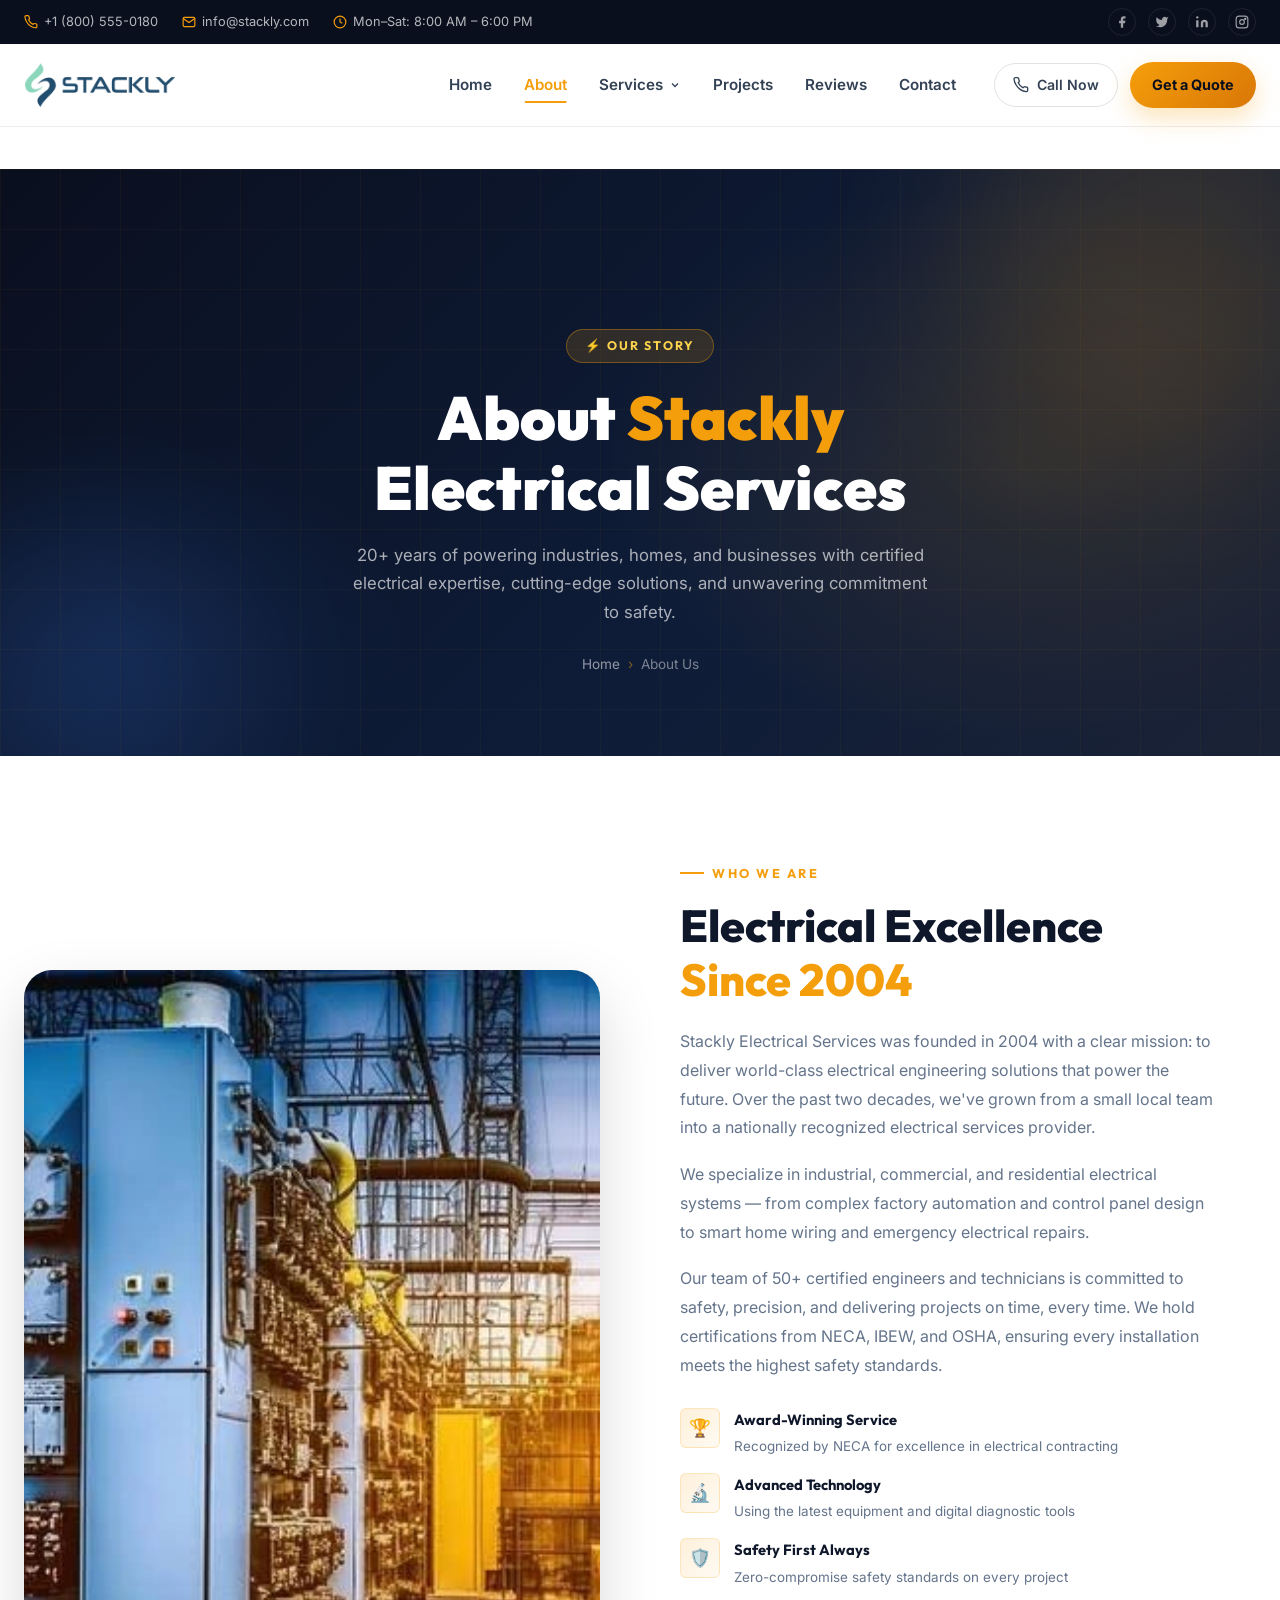
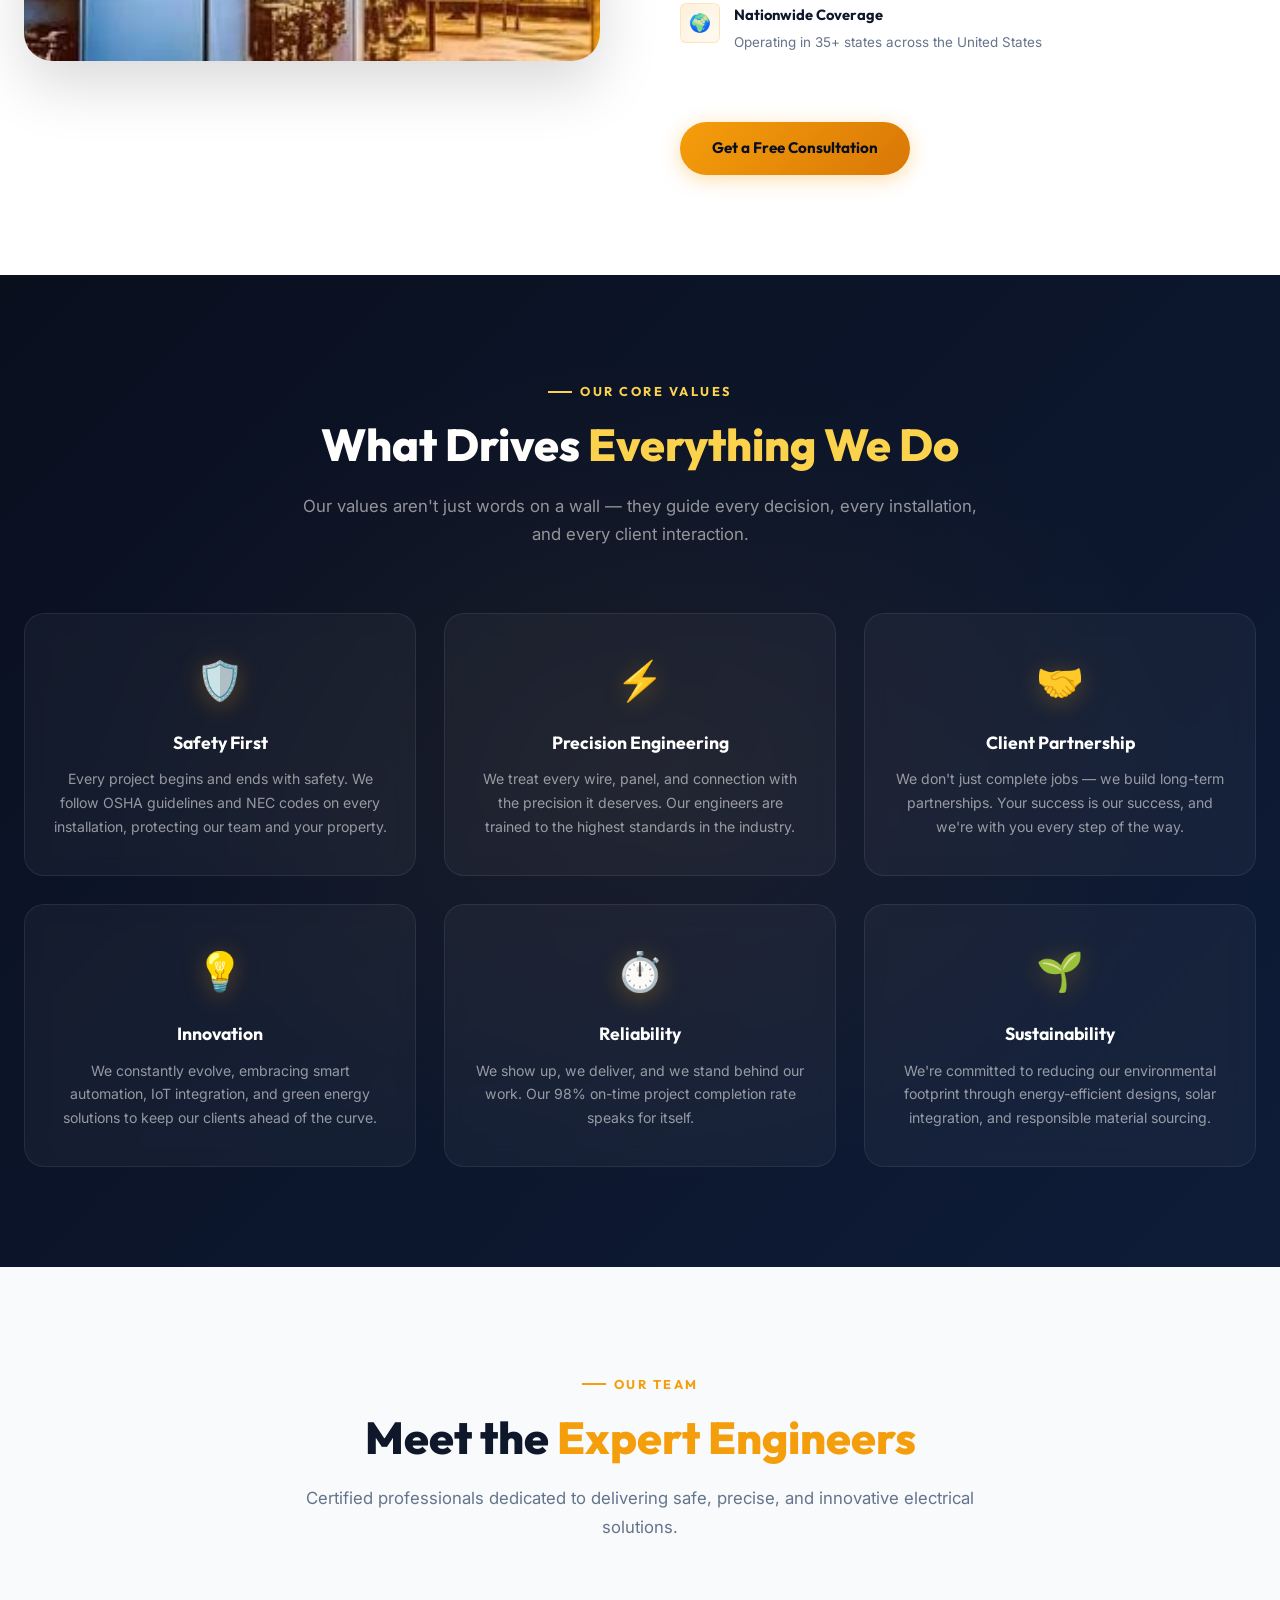
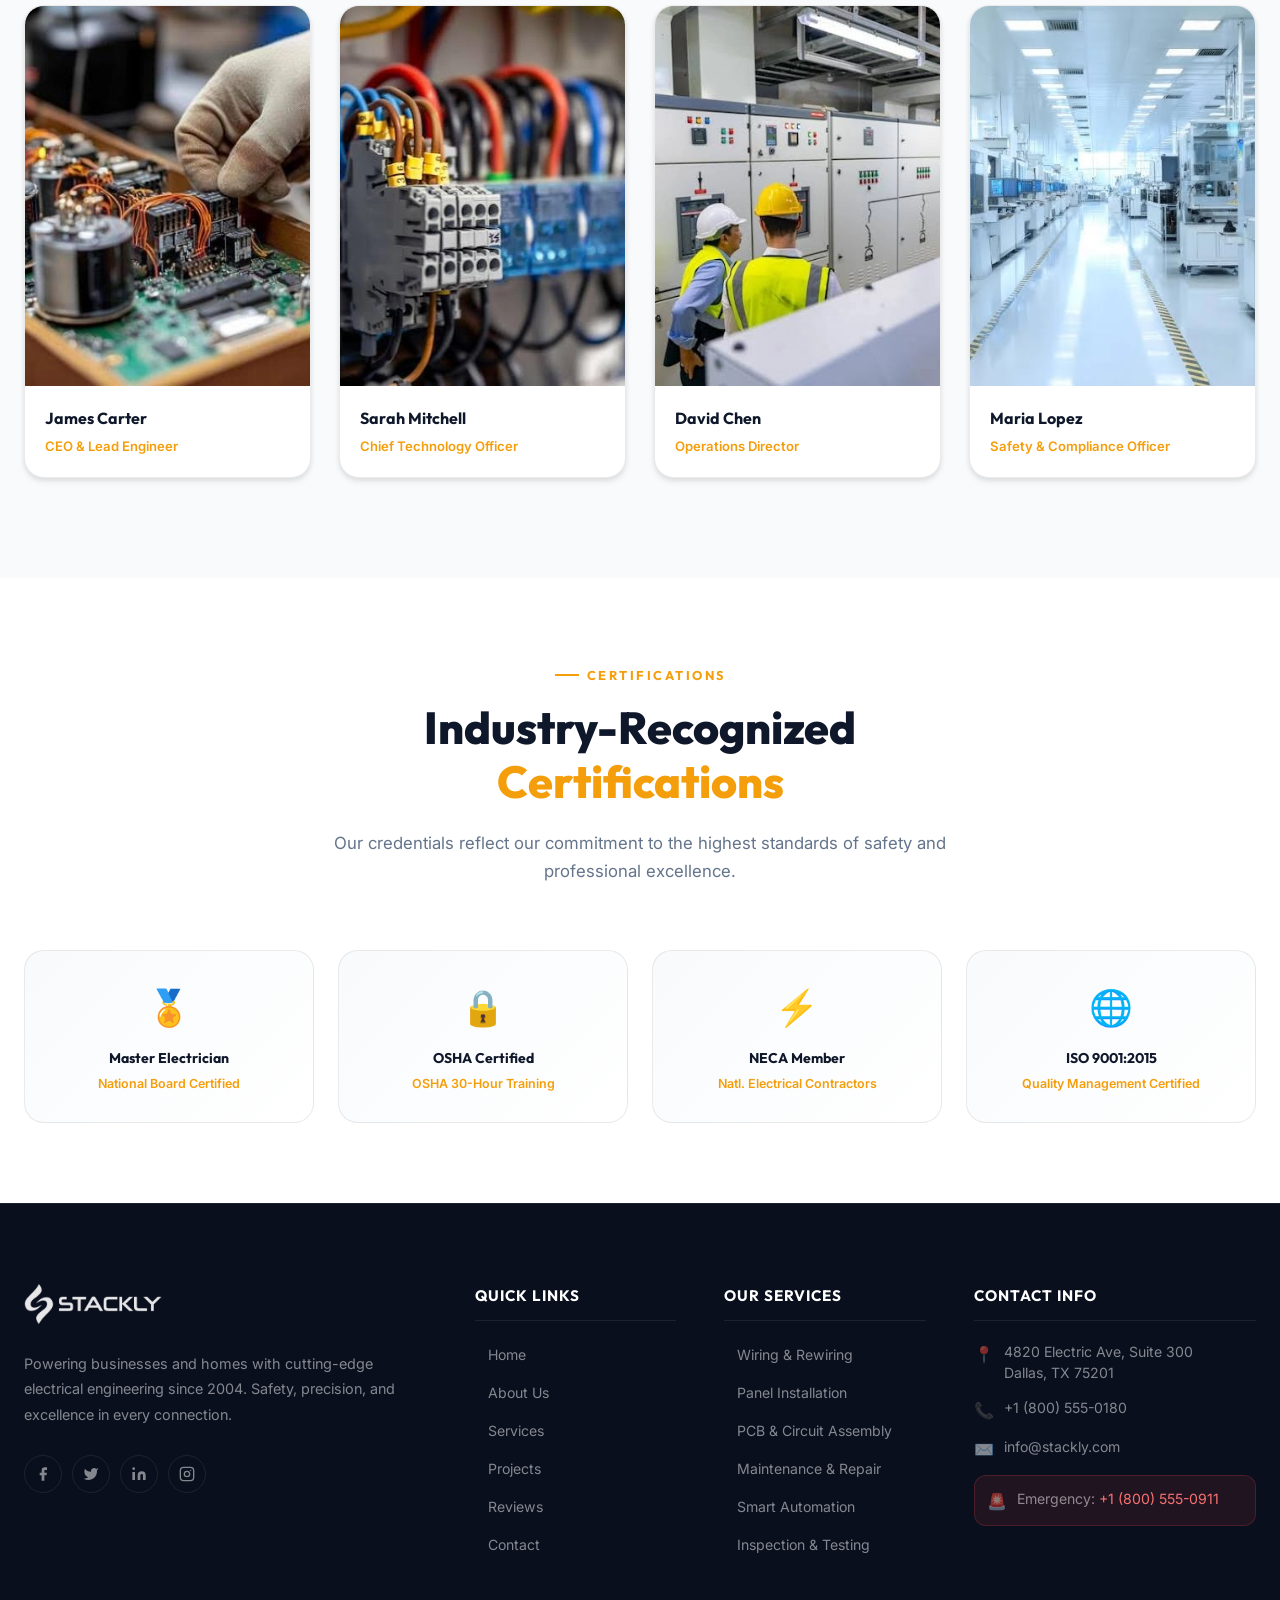
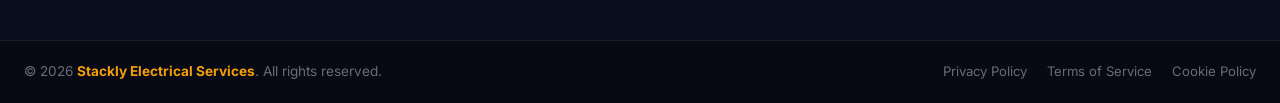
<file: about.html>
<!DOCTYPE html>
<html lang="en">
<head>
  <meta charset="UTF-8" />
  <meta name="viewport" content="width=device-width, initial-scale=1.0" />
  <meta name="description" content="About Stackly Electrical Services – Learn about our story, mission, expert team, and 20+ years of electrical engineering excellence." />
  <title>About Us – Stackly Electrical Services</title>
  <link rel="preconnect" href="https://fonts.googleapis.com" />
  <link rel="preconnect" href="https://fonts.gstatic.com" crossorigin />
  <link href="https://fonts.googleapis.com/css2?family=Outfit:wght@300;400;500;600;700;800;900&family=Inter:wght@300;400;500;600;700&display=swap" rel="stylesheet" />
  <link rel="stylesheet" href="style.css" />
  <link rel="stylesheet" href="pages.css" />
</head>
<body>

  <!-- ========== TOP BAR ========== -->
  <div class="topbar" id="topbar">
    <div class="topbar-inner container">
      <div class="topbar-left">
        <span class="topbar-item">
          <svg width="14" height="14" viewBox="0 0 24 24" fill="none" stroke="currentColor" stroke-width="2"><path d="M22 16.92v3a2 2 0 0 1-2.18 2 19.79 19.79 0 0 1-8.63-3.07A19.5 19.5 0 0 1 4.69 12 19.79 19.79 0 0 1 1.62 3.45 2 2 0 0 1 3.6 1h3a2 2 0 0 1 2 1.72 12.84 12.84 0 0 0 .7 2.81 2 2 0 0 1-.45 2.11L7.91 8.56A16 16 0 0 0 15.44 16.1l.96-.96a2 2 0 0 1 2.11-.45 12.84 12.84 0 0 0 2.81.7A2 2 0 0 1 22 16.92z"/></svg>
          +1 (800) 555-0180
        </span>
        <span class="topbar-item">
          <svg width="14" height="14" viewBox="0 0 24 24" fill="none" stroke="currentColor" stroke-width="2"><path d="M4 4h16c1.1 0 2 .9 2 2v12c0 1.1-.9 2-2 2H4c-1.1 0-2-.9-2-2V6c0-1.1.9-2 2-2z"/><polyline points="22,6 12,13 2,6"/></svg>
          info@stackly.com
        </span>
        <span class="topbar-item">
          <svg width="14" height="14" viewBox="0 0 24 24" fill="none" stroke="currentColor" stroke-width="2"><circle cx="12" cy="12" r="10"/><polyline points="12 6 12 12 16 14"/></svg>
          Mon–Sat: 8:00 AM – 6:00 PM
        </span>
      </div>
      <div class="topbar-right">
        <a href="#" class="topbar-social" aria-label="Facebook"><svg width="14" height="14" viewBox="0 0 24 24" fill="currentColor"><path d="M18 2h-3a5 5 0 0 0-5 5v3H7v4h3v8h4v-8h3l1-4h-4V7a1 1 0 0 1 1-1h3z"/></svg></a>
        <a href="#" class="topbar-social" aria-label="Twitter"><svg width="14" height="14" viewBox="0 0 24 24" fill="currentColor"><path d="M23 3a10.9 10.9 0 0 1-3.14 1.53 4.48 4.48 0 0 0-7.86 3v1A10.66 10.66 0 0 1 3 4s-4 9 5 13a11.64 11.64 0 0 1-7 2c9 5 20 0 20-11.5a4.5 4.5 0 0 0-.08-.83A7.72 7.72 0 0 0 23 3z"/></svg></a>
        <a href="#" class="topbar-social" aria-label="LinkedIn"><svg width="14" height="14" viewBox="0 0 24 24" fill="currentColor"><path d="M16 8a6 6 0 0 1 6 6v7h-4v-7a2 2 0 0 0-2-2 2 2 0 0 0-2 2v7h-4v-7a6 6 0 0 1 6-6zM2 9h4v12H2z"/><circle cx="4" cy="4" r="2"/></svg></a>
        <a href="#" class="topbar-social" aria-label="Instagram"><svg width="14" height="14" viewBox="0 0 24 24" fill="none" stroke="currentColor" stroke-width="2"><rect x="2" y="2" width="20" height="20" rx="5"/><circle cx="12" cy="12" r="4"/><circle cx="17.5" cy="6.5" r="1" fill="currentColor"/></svg></a>
      </div>
    </div>
  </div>

  <!-- ========== NAVBAR ========== -->
  <nav class="navbar" id="navbar">
    <div class="nav-inner container">
      <a href="index.html" class="nav-logo" aria-label="Stackly Home">
        <img src="Assets/logo.webp" alt="Stackly Logo" class="logo-img" />
      </a>
      <ul class="nav-links" id="nav-links">
        <li><a href="index.html" class="nav-link" data-page="index.html">Home</a></li>
        <li><a href="about.html" class="nav-link active" data-page="about.html">About</a></li>
        <li class="dropdown">
          <a href="services.html" class="nav-link dropdown-trigger">
            Services
            <svg class="dropdown-arrow" width="12" height="12" viewBox="0 0 24 24" fill="none" stroke="currentColor" stroke-width="2.5"><polyline points="6 9 12 15 18 9"/></svg>
          </a>
          <div class="dropdown-menu">
            <div class="dropdown-inner">
              <a href="services.html" class="dropdown-item"><span class="dropdown-icon">⚡</span><span><strong>Wiring &amp; Rewiring</strong><small>Complete wiring solutions</small></span></a>
              <a href="services.html" class="dropdown-item"><span class="dropdown-icon">🔌</span><span><strong>Panel Installation</strong><small>Industrial control panels</small></span></a>
              <a href="services.html" class="dropdown-item"><span class="dropdown-icon">🏭</span><span><strong>Industrial Services</strong><small>Factory &amp; plant electrical</small></span></a>
              <a href="services.html" class="dropdown-item"><span class="dropdown-icon">🔧</span><span><strong>Maintenance &amp; Repair</strong><small>24/7 emergency service</small></span></a>
              <a href="services.html" class="dropdown-item"><span class="dropdown-icon">📡</span><span><strong>Smart Automation</strong><small>IoT &amp; smart systems</small></span></a>
              <a href="services.html" class="dropdown-item"><span class="dropdown-icon">🔍</span><span><strong>Inspection &amp; Testing</strong><small>Safety compliance checks</small></span></a>
            </div>
          </div>
        </li>
        <li><a href="projects.html" class="nav-link" data-page="projects.html">Projects</a></li>
        <li><a href="reviews.html" class="nav-link" data-page="reviews.html">Reviews</a></li>
        <li><a href="contact.html" class="nav-link" data-page="contact.html">Contact</a></li>
      </ul>
      <div class="nav-cta">
        <a href="404.html" class="btn-call">
  <svg width="16" height="16" viewBox="0 0 24 24" fill="none" stroke="currentColor" stroke-width="2">
    <path d="M22 16.92v3a2 2 0 0 1-2.18 2 19.79 19.79 0 0 1-8.63-3.07A19.5 19.5 0 0 1 4.69 12 19.79 19.79 0 0 1 1.62 3.45 2 2 0 0 1 3.6 1h3a2 2 0 0 1 2 1.72 12.84 12.84 0 0 0 .7 2.81 2 2 0 0 1-.45 2.11L7.91 8.56A16 16 0 0 0 15.44 16.1l.96-.96a2 2 0 0 1 2.11-.45 12.84 12.84 0 0 0 2.81.7A2 2 0 0 1 22 16.92z"/>
  </svg>
  Call Now
</a>
        <a href="login.html" class="btn-quote">Get a Quote</a>
        <button class="hamburger" id="hamburger" aria-label="Toggle mobile menu" aria-expanded="false">
          <span></span><span></span><span></span>
        </button>
        <div class="mobile-backdrop" id="mobile-backdrop"></div>
        <div class="mobile-menu" id="mobile-menu" role="dialog" aria-modal="true" aria-label="Navigation menu">
          <div class="mobile-menu-header">
            <a href="index.html" class="mobile-menu-logo"><img src="Assets/logo.webp" alt="Stackly" class="mobile-logo-img" /></a>
            <button class="mobile-close-btn" id="mobile-close-btn" aria-label="Close menu">
              <svg width="22" height="22" viewBox="0 0 24 24" fill="none" stroke="currentColor" stroke-width="2.5" stroke-linecap="round"><line x1="18" y1="6" x2="6" y2="18"/><line x1="6" y1="6" x2="18" y2="18"/></svg>
            </button>
          </div>
          <div class="mobile-menu-inner">
            <a href="index.html" class="mobile-link"><span class="mobile-link-icon">🏠</span> Home</a>
            <a href="about.html" class="mobile-link"><span class="mobile-link-icon">🏢</span> About</a>
            <div class="mobile-accordion">
              <button class="mobile-accordion-btn" id="mobile-services-btn">
                <span class="mobile-link-content"><span class="mobile-link-icon">⚡</span> Services</span>
                <svg class="mobile-accordion-arrow" width="14" height="14" viewBox="0 0 24 24" fill="none" stroke="currentColor" stroke-width="2.5"><polyline points="6 9 12 15 18 9"/></svg>
              </button>
              <div class="mobile-accordion-content" id="mobile-services-content">
                <a href="services.html" class="mobile-sub-link">⚡ Wiring &amp; Rewiring</a>
                <a href="services.html" class="mobile-sub-link">🔌 Panel Installation</a>
                <a href="services.html" class="mobile-sub-link">🏭 Industrial Services</a>
                <a href="services.html" class="mobile-sub-link">🔧 Maintenance &amp; Repair</a>
                <a href="services.html" class="mobile-sub-link">📡 Smart Automation</a>
                <a href="services.html" class="mobile-sub-link">🔍 Inspection &amp; Testing</a>
              </div>
            </div>
            <a href="projects.html" class="mobile-link"><span class="mobile-link-icon">🏗️</span> Projects</a>
            <a href="reviews.html" class="mobile-link"><span class="mobile-link-icon">⭐</span> Reviews</a>
            <a href="contact.html" class="mobile-link"><span class="mobile-link-icon">📩</span> Contact</a>
            <a href="login.html" class="mobile-link"><span class="mobile-link-icon">🔐</span> Login</a>
          </div>
          <div class="mobile-menu-footer">
            <a href="tel:+18005550180" class="mobile-btn-call">📞 Call Now</a>
            <a href="login.html" class="mobile-btn-quote">Get a Quote</a>
            <div class="mobile-menu-socials">
              <a href="#" class="mobile-social" aria-label="Facebook"><svg width="16" height="16" viewBox="0 0 24 24" fill="currentColor"><path d="M18 2h-3a5 5 0 0 0-5 5v3H7v4h3v8h4v-8h3l1-4h-4V7a1 1 0 0 1 1-1h3z"/></svg></a>
              <a href="#" class="mobile-social" aria-label="Twitter"><svg width="16" height="16" viewBox="0 0 24 24" fill="currentColor"><path d="M23 3a10.9 10.9 0 0 1-3.14 1.53 4.48 4.48 0 0 0-7.86 3v1A10.66 10.66 0 0 1 3 4s-4 9 5 13a11.64 11.64 0 0 1-7 2c9 5 20 0 20-11.5a4.5 4.5 0 0 0-.08-.83A7.72 7.72 0 0 0 23 3z"/></svg></a>
              <a href="#" class="mobile-social" aria-label="LinkedIn"><svg width="16" height="16" viewBox="0 0 24 24" fill="currentColor"><path d="M16 8a6 6 0 0 1 6 6v7h-4v-7a2 2 0 0 0-2-2 2 2 0 0 0-2 2v7h-4v-7a6 6 0 0 1 6-6zM2 9h4v12H2z"/><circle cx="4" cy="4" r="2"/></svg></a>
            </div>
          </div>
        </div>
      </div>
    </div>
  </nav>

  <!-- ========== PAGE HERO ========== -->
  <section class="page-hero">
    <div class="hero-orb orb-1"></div>
    <div class="hero-orb orb-2"></div>
    <div class="page-hero-grid"></div>
    <div class="container page-hero-content">
      <div class="page-hero-label">⚡ Our Story</div>
      <h1 class="page-hero-title">About <span>Stackly</span><br/>Electrical Services</h1>
      <p class="page-hero-desc">20+ years of powering industries, homes, and businesses with certified electrical expertise, cutting-edge solutions, and unwavering commitment to safety.</p>
      <div class="page-breadcrumb">
        <a href="index.html">Home</a>
        <span class="sep">›</span>
        <span>About Us</span>
      </div>
    </div>
  </section>

  <!-- ========== ABOUT SECTION ========== -->
  <section class="about-page-section">
    <div class="container">
      <div class="about-page-grid">
        <div class="reveal-left">
          <img src="Assets/images (19).webp" alt="Stackly electrical team at work" class="about-page-img" />
        </div>
        <div class="about-text-content reveal-right">
          <div class="section-label">Who We Are</div>
          <h2 class="section-title">Electrical Excellence <span class="text-accent">Since 2004</span></h2>
          <p>Stackly Electrical Services was founded in 2004 with a clear mission: to deliver world-class electrical engineering solutions that power the future. Over the past two decades, we've grown from a small local team into a nationally recognized electrical services provider.</p>
          <p>We specialize in industrial, commercial, and residential electrical systems — from complex factory automation and control panel design to smart home wiring and emergency electrical repairs.</p>
          <p>Our team of 50+ certified engineers and technicians is committed to safety, precision, and delivering projects on time, every time. We hold certifications from NECA, IBEW, and OSHA, ensuring every installation meets the highest safety standards.</p>
          <div class="about-feature-list">
            <div class="about-feature-item">
              <div class="af-icon">🏆</div>
              <div class="af-text"><strong>Award-Winning Service</strong><span>Recognized by NECA for excellence in electrical contracting</span></div>
            </div>
            <div class="about-feature-item">
              <div class="af-icon">🔬</div>
              <div class="af-text"><strong>Advanced Technology</strong><span>Using the latest equipment and digital diagnostic tools</span></div>
            </div>
            <div class="about-feature-item">
              <div class="af-icon">🛡️</div>
              <div class="af-text"><strong>Safety First Always</strong><span>Zero-compromise safety standards on every project</span></div>
            </div>
            <div class="about-feature-item">
              <div class="af-icon">🌍</div>
              <div class="af-text"><strong>Nationwide Coverage</strong><span>Operating in 35+ states across the United States</span></div>
            </div>
          </div>
          <a href="contact.html" class="btn-primary mt-btn">Get a Free Consultation</a>
        </div>
      </div>
    </div>
  </section>

  <!-- ========== VALUES ========== -->
  <section class="values-section">
    <div class="container">
      <div class="section-header">
        <div class="section-label light">Our Core Values</div>
        <h2 class="section-title light">What Drives <span class="text-accent-light">Everything We Do</span></h2>
        <p class="section-subtitle" style="color:rgba(255,255,255,0.55)">Our values aren't just words on a wall — they guide every decision, every installation, and every client interaction.</p>
      </div>
      <div class="values-grid">
        <div class="value-card reveal-up">
          <span class="value-icon">🛡️</span>
          <h3 class="value-title">Safety First</h3>
          <p class="value-desc">Every project begins and ends with safety. We follow OSHA guidelines and NEC codes on every installation, protecting our team and your property.</p>
        </div>
        <div class="value-card reveal-up" data-delay="100">
          <span class="value-icon">⚡</span>
          <h3 class="value-title">Precision Engineering</h3>
          <p class="value-desc">We treat every wire, panel, and connection with the precision it deserves. Our engineers are trained to the highest standards in the industry.</p>
        </div>
        <div class="value-card reveal-up" data-delay="200">
          <span class="value-icon">🤝</span>
          <h3 class="value-title">Client Partnership</h3>
          <p class="value-desc">We don't just complete jobs — we build long-term partnerships. Your success is our success, and we're with you every step of the way.</p>
        </div>
        <div class="value-card reveal-up">
          <span class="value-icon">💡</span>
          <h3 class="value-title">Innovation</h3>
          <p class="value-desc">We constantly evolve, embracing smart automation, IoT integration, and green energy solutions to keep our clients ahead of the curve.</p>
        </div>
        <div class="value-card reveal-up" data-delay="100">
          <span class="value-icon">⏱️</span>
          <h3 class="value-title">Reliability</h3>
          <p class="value-desc">We show up, we deliver, and we stand behind our work. Our 98% on-time project completion rate speaks for itself.</p>
        </div>
        <div class="value-card reveal-up" data-delay="200">
          <span class="value-icon">🌱</span>
          <h3 class="value-title">Sustainability</h3>
          <p class="value-desc">We're committed to reducing our environmental footprint through energy-efficient designs, solar integration, and responsible material sourcing.</p>
        </div>
      </div>
    </div>
  </section>

  <!-- ========== TEAM ========== -->
  <section class="team-section">
    <div class="container">
      <div class="section-header">
        <div class="section-label">Our Team</div>
        <h2 class="section-title">Meet the <span class="text-accent">Expert Engineers</span></h2>
        <p class="section-subtitle">Certified professionals dedicated to delivering safe, precise, and innovative electrical solutions.</p>
      </div>
      <div class="team-grid">
        <div class="team-card reveal-up">
          <div class="team-img-wrap">
            <img src="Assets/images (20).webp" alt="James Carter – CEO" />
            <div class="team-overlay">
              <div class="team-socials">
                <a href="404.html" class="team-social-btn" aria-label="LinkedIn">in</a>
                <a href="404.html" class="team-social-btn" aria-label="Twitter">𝕏</a>
              </div>
            </div>
          </div>
          <div class="team-info">
            <div class="team-name">James Carter</div>
            <div class="team-role">CEO & Lead Engineer</div>
          </div>
        </div>
        <div class="team-card reveal-up" data-delay="100">
          <div class="team-img-wrap">
            <img src="Assets/images (21).webp" alt="Sarah Mitchell – CTO" />
            <div class="team-overlay">
              <div class="team-socials">
                <a href="404.html" class="team-social-btn" aria-label="LinkedIn">in</a>
                <a href="404.html" class="team-social-btn" aria-label="Twitter">𝕏</a>
              </div>
            </div>
          </div>
          <div class="team-info">
            <div class="team-name">Sarah Mitchell</div>
            <div class="team-role">Chief Technology Officer</div>
          </div>
        </div>
        <div class="team-card reveal-up" data-delay="200">
          <div class="team-img-wrap">
            <img src="Assets/images (22).webp" alt="David Chen – Operations" />
            <div class="team-overlay">
              <div class="team-socials">
                <a href="404.html" class="team-social-btn" aria-label="LinkedIn">in</a>
                <a href="404.html" class="team-social-btn" aria-label="Twitter">𝕏</a>
              </div>
            </div>
          </div>
          <div class="team-info">
            <div class="team-name">David Chen</div>
            <div class="team-role">Operations Director</div>
          </div>
        </div>
        <div class="team-card reveal-up" data-delay="200">
          <div class="team-img-wrap">
            <img src="Assets/images (23).webp" alt="Maria Lopez – Safety Officer" />
            <div class="team-overlay">
              <div class="team-socials">
                <a href="404.html" class="team-social-btn" aria-label="LinkedIn">in</a>
                <a href="404.html" class="team-social-btn" aria-label="Twitter">𝕏</a>
              </div>
            </div>
          </div>
          <div class="team-info">
            <div class="team-name">Maria Lopez</div>
            <div class="team-role">Safety & Compliance Officer</div>
          </div>
        </div>
      </div>
    </div>
  </section>

  <!-- ========== CERTIFICATIONS ========== -->
  <section class="cert-section">
    <div class="container">
      <div class="section-header">
        <div class="section-label">Certifications</div>
        <h2 class="section-title">Industry-Recognized <span class="text-accent">Certifications</span></h2>
        <p class="section-subtitle">Our credentials reflect our commitment to the highest standards of safety and professional excellence.</p>
      </div>
      <div class="cert-grid">
        <div class="cert-card reveal-up">
          <div class="cert-badge">🏅</div>
          <div class="cert-name">Master Electrician</div>
          <div class="cert-org">National Board Certified</div>
        </div>
        <div class="cert-card reveal-up" data-delay="100">
          <div class="cert-badge">🔒</div>
          <div class="cert-name">OSHA Certified</div>
          <div class="cert-org">OSHA 30-Hour Training</div>
        </div>
        <div class="cert-card reveal-up" data-delay="200">
          <div class="cert-badge">⚡</div>
          <div class="cert-name">NECA Member</div>
          <div class="cert-org">Natl. Electrical Contractors</div>
        </div>
        <div class="cert-card reveal-up" data-delay="200">
          <div class="cert-badge">🌐</div>
          <div class="cert-name">ISO 9001:2015</div>
          <div class="cert-org">Quality Management Certified</div>
        </div>
      </div>
    </div>
  </section>

  <!-- ========== FOOTER ========== -->
  <footer class="footer" id="footer">
    <div class="footer-top">
      <div class="container">
        <div class="footer-grid">
          <div class="footer-brand">
            <a href="index.html" class="footer-logo-link" aria-label="Stackly Home">
              <img src="Assets/logo.webp" alt="Stackly Logo" class="footer-logo" />
            </a>
            <p class="footer-tagline">Powering businesses and homes with cutting-edge electrical engineering since 2004. Safety, precision, and excellence in every connection.</p>
            <div class="footer-socials">
              <a href="404.html" class="footer-social" aria-label="Facebook"><svg width="16" height="16" viewBox="0 0 24 24" fill="currentColor"><path d="M18 2h-3a5 5 0 0 0-5 5v3H7v4h3v8h4v-8h3l1-4h-4V7a1 1 0 0 1 1-1h3z"/></svg></a>
              <a href="404.html" class="footer-social" aria-label="Twitter"><svg width="16" height="16" viewBox="0 0 24 24" fill="currentColor"><path d="M23 3a10.9 10.9 0 0 1-3.14 1.53 4.48 4.48 0 0 0-7.86 3v1A10.66 10.66 0 0 1 3 4s-4 9 5 13a11.64 11.64 0 0 1-7 2c9 5 20 0 20-11.5a4.5 4.5 0 0 0-.08-.83A7.72 7.72 0 0 0 23 3z"/></svg></a>
              <a href="404.html" class="footer-social" aria-label="LinkedIn"><svg width="16" height="16" viewBox="0 0 24 24" fill="currentColor"><path d="M16 8a6 6 0 0 1 6 6v7h-4v-7a2 2 0 0 0-2-2 2 2 0 0 0-2 2v7h-4v-7a6 6 0 0 1 6-6zM2 9h4v12H2z"/><circle cx="4" cy="4" r="2"/></svg></a>
              <a href="404.html" class="footer-social" aria-label="Instagram"><svg width="16" height="16" viewBox="0 0 24 24" fill="none" stroke="currentColor" stroke-width="2"><rect x="2" y="2" width="20" height="20" rx="5"/><circle cx="12" cy="12" r="4"/><circle cx="17.5" cy="6.5" r="1" fill="currentColor" stroke="none"/></svg></a>
            </div>
          </div>
          <div class="footer-col">
            <h4 class="footer-heading">Quick Links</h4>
            <ul class="footer-links">
              <li><a href="index.html">Home</a></li>
              <li><a href="about.html">About Us</a></li>
              <li><a href="services.html">Services</a></li>
              <li><a href="projects.html">Projects</a></li>
              <li><a href="reviews.html">Reviews</a></li>
              <li><a href="contact.html">Contact</a></li>
            </ul>
          </div>
          <div class="footer-col">
            <h4 class="footer-heading">Our Services</h4>
            <ul class="footer-links">
              <li><a href="services.html">Wiring &amp; Rewiring</a></li>
              <li><a href="services.html">Panel Installation</a></li>
              <li><a href="services.html">PCB &amp; Circuit Assembly</a></li>
              <li><a href="services.html">Maintenance &amp; Repair</a></li>
              <li><a href="services.html">Smart Automation</a></li>
              <li><a href="services.html">Inspection &amp; Testing</a></li>
            </ul>
          </div>
          <div class="footer-col">
            <h4 class="footer-heading">Contact Info</h4>
            <div class="footer-contact-list">
              <div class="footer-contact-item"><span class="footer-contact-icon">📍</span><span>4820 Electric Ave, Suite 300<br/>Dallas, TX 75201</span></div>
              <div class="footer-contact-item"><span class="footer-contact-icon">📞</span><a href="tel:+18005550180">+1 (800) 555-0180</a></div>
              <div class="footer-contact-item"><span class="footer-contact-icon">✉️</span><a href="mailto:info@stackly.com">info@stackly.com</a></div>
              <div class="footer-contact-item footer-emergency"><span class="footer-contact-icon">🚨</span><span>Emergency: <a href="tel:+18005550911">+1 (800) 555-0911</a></span></div>
            </div>
          </div>
        </div>
      </div>
    </div>
    <div class="footer-bottom">
      <div class="container">
        <div class="footer-bottom-inner">
          <p class="footer-copy">© 2026 <strong>Stackly Electrical Services</strong>. All rights reserved.</p>
          <div class="footer-legal">
            <a href="404.html">Privacy Policy</a>
            <a href="404.html">Terms of Service</a>
            <a href="404.html">Cookie Policy</a>
          </div>
        </div>
      </div>
    </div>
  </footer>

  <button class="back-to-top" id="back-to-top" aria-label="Back to top">
    <svg width="20" height="20" viewBox="0 0 24 24" fill="none" stroke="currentColor" stroke-width="2.5"><polyline points="18 15 12 9 6 15"/></svg>
  </button>

  <script src="pages.js"></script>
</body>
</html>
</file>
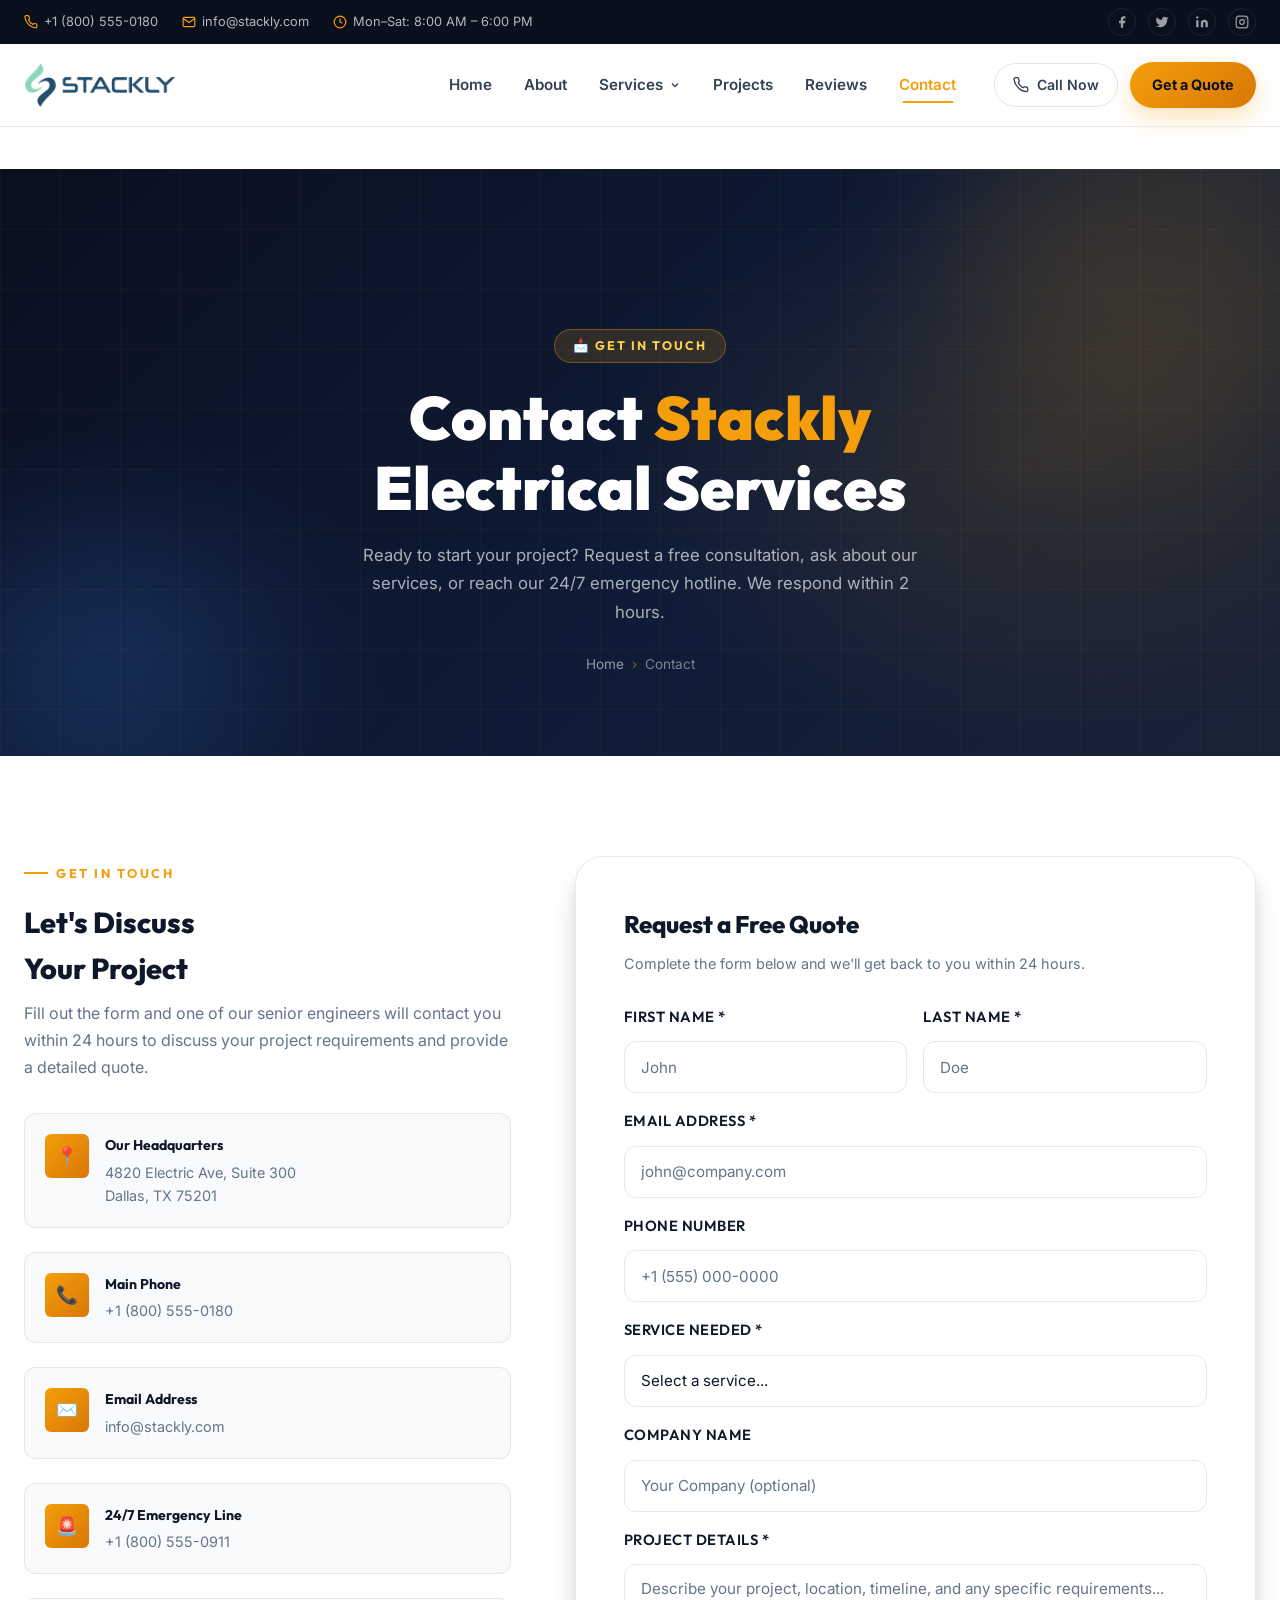
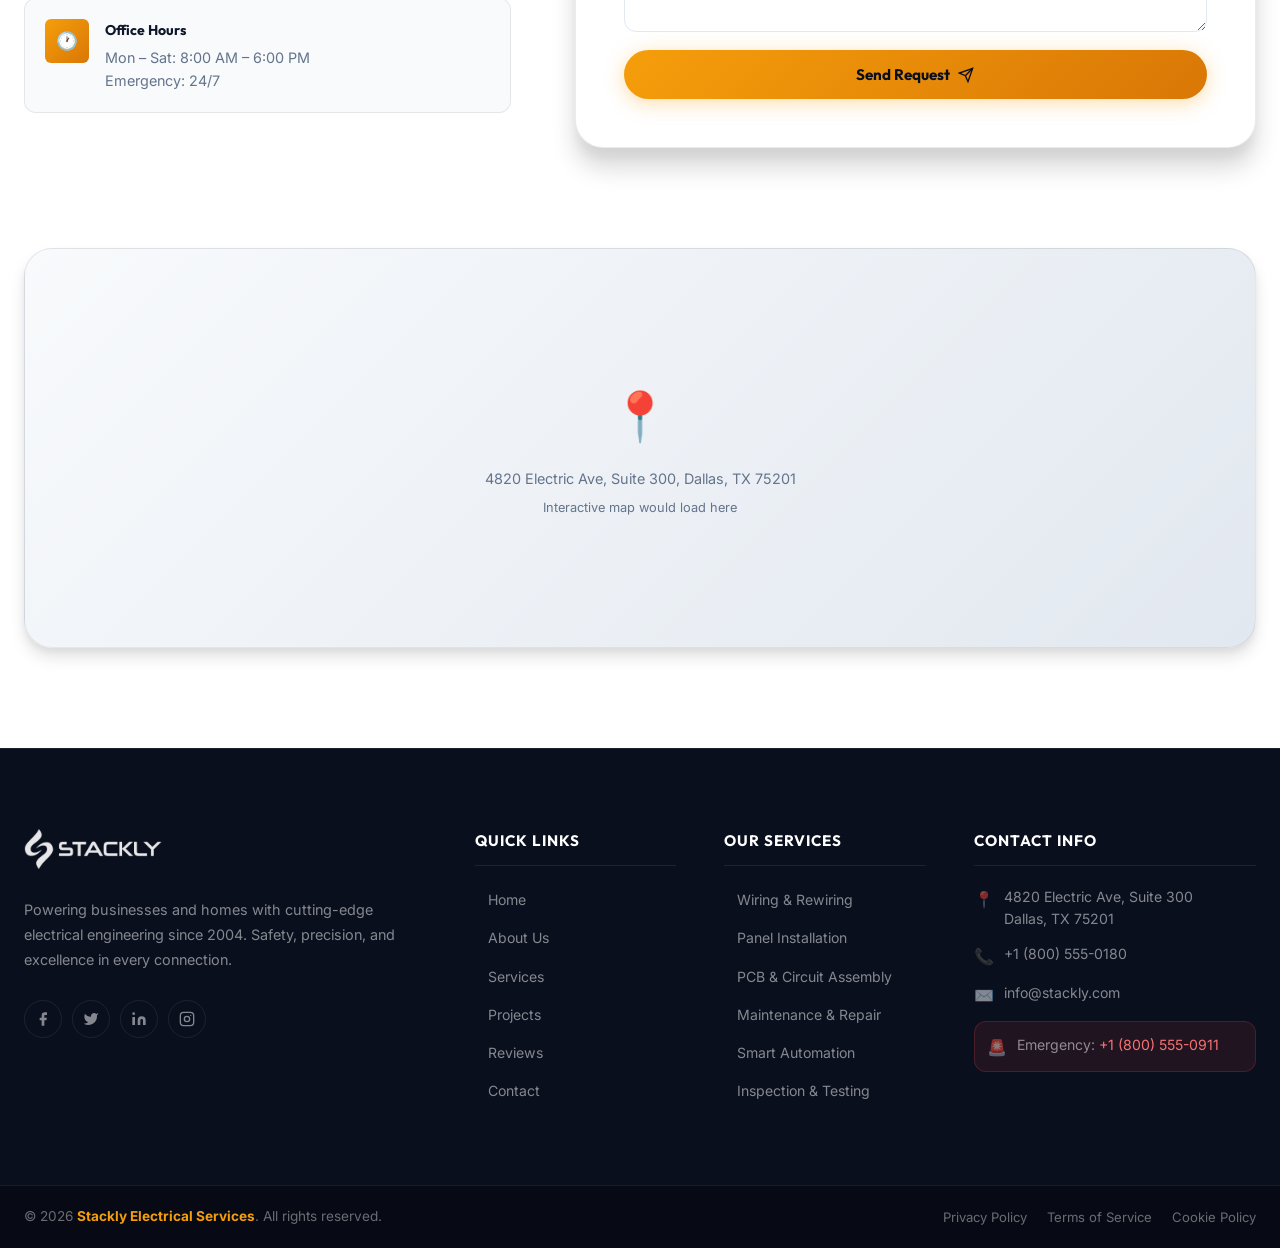
<file: contact.html>
<!DOCTYPE html>
<html lang="en">
<head>
  <meta charset="UTF-8" />
  <meta name="viewport" content="width=device-width, initial-scale=1.0" />
  <meta name="description" content="Contact Stackly Electrical Services – Get a free quote, ask questions, or request emergency electrical support." />
  <title>Contact Us – Stackly Electrical Services</title>
  <link rel="preconnect" href="https://fonts.googleapis.com" />
  <link rel="preconnect" href="https://fonts.gstatic.com" crossorigin />
  <link href="https://fonts.googleapis.com/css2?family=Outfit:wght@300;400;500;600;700;800;900&family=Inter:wght@300;400;500;600;700&display=swap" rel="stylesheet" />
  <link rel="stylesheet" href="style.css" />
  <link rel="stylesheet" href="pages.css" />
</head>
<body>

  <!-- TOP BAR -->
  <div class="topbar" id="topbar">
    <div class="topbar-inner container">
      <div class="topbar-left">
        <span class="topbar-item"><svg width="14" height="14" viewBox="0 0 24 24" fill="none" stroke="currentColor" stroke-width="2"><path d="M22 16.92v3a2 2 0 0 1-2.18 2 19.79 19.79 0 0 1-8.63-3.07A19.5 19.5 0 0 1 4.69 12 19.79 19.79 0 0 1 1.62 3.45 2 2 0 0 1 3.6 1h3a2 2 0 0 1 2 1.72 12.84 12.84 0 0 0 .7 2.81 2 2 0 0 1-.45 2.11L7.91 8.56A16 16 0 0 0 15.44 16.1l.96-.96a2 2 0 0 1 2.11-.45 12.84 12.84 0 0 0 2.81.7A2 2 0 0 1 22 16.92z"/></svg>+1 (800) 555-0180</span>
        <span class="topbar-item"><svg width="14" height="14" viewBox="0 0 24 24" fill="none" stroke="currentColor" stroke-width="2"><path d="M4 4h16c1.1 0 2 .9 2 2v12c0 1.1-.9 2-2 2H4c-1.1 0-2-.9-2-2V6c0-1.1.9-2 2-2z"/><polyline points="22,6 12,13 2,6"/></svg>info@stackly.com</span>
        <span class="topbar-item"><svg width="14" height="14" viewBox="0 0 24 24" fill="none" stroke="currentColor" stroke-width="2"><circle cx="12" cy="12" r="10"/><polyline points="12 6 12 12 16 14"/></svg>Mon–Sat: 8:00 AM – 6:00 PM</span>
      </div>
      <div class="topbar-right">
        <a href="404.html" class="topbar-social" aria-label="Facebook"><svg width="14" height="14" viewBox="0 0 24 24" fill="currentColor"><path d="M18 2h-3a5 5 0 0 0-5 5v3H7v4h3v8h4v-8h3l1-4h-4V7a1 1 0 0 1 1-1h3z"/></svg></a>
        <a href="404.html" class="topbar-social" aria-label="Twitter"><svg width="14" height="14" viewBox="0 0 24 24" fill="currentColor"><path d="M23 3a10.9 10.9 0 0 1-3.14 1.53 4.48 4.48 0 0 0-7.86 3v1A10.66 10.66 0 0 1 3 4s-4 9 5 13a11.64 11.64 0 0 1-7 2c9 5 20 0 20-11.5a4.5 4.5 0 0 0-.08-.83A7.72 7.72 0 0 0 23 3z"/></svg></a>
        <a href="404.html" class="topbar-social" aria-label="LinkedIn"><svg width="14" height="14" viewBox="0 0 24 24" fill="currentColor"><path d="M16 8a6 6 0 0 1 6 6v7h-4v-7a2 2 0 0 0-2-2 2 2 0 0 0-2 2v7h-4v-7a6 6 0 0 1 6-6zM2 9h4v12H2z"/><circle cx="4" cy="4" r="2"/></svg></a>
        <a href="404.html" class="topbar-social" aria-label="Instagram"><svg width="14" height="14" viewBox="0 0 24 24" fill="none" stroke="currentColor" stroke-width="2"><rect x="2" y="2" width="20" height="20" rx="5"/><circle cx="12" cy="12" r="4"/><circle cx="17.5" cy="6.5" r="1" fill="currentColor" stroke="none"/></svg></a>
      </div>
    </div>
  </div>

  <!-- NAVBAR -->
  <nav class="navbar" id="navbar">
    <div class="nav-inner container">
      <a href="index.html" class="nav-logo"><img src="Assets/logo.webp" alt="Stackly Logo" class="logo-img" /></a>
      <ul class="nav-links" id="nav-links">
        <li><a href="index.html" class="nav-link">Home</a></li>
        <li><a href="about.html" class="nav-link">About</a></li>
        <li class="dropdown">
          <a href="services.html" class="nav-link dropdown-trigger">Services <svg class="dropdown-arrow" width="12" height="12" viewBox="0 0 24 24" fill="none" stroke="currentColor" stroke-width="2.5"><polyline points="6 9 12 15 18 9"/></svg></a>
          <div class="dropdown-menu"><div class="dropdown-inner">
            <a href="services.html" class="dropdown-item"><span class="dropdown-icon">⚡</span><span><strong>Wiring &amp; Rewiring</strong><small>Complete wiring solutions</small></span></a>
            <a href="services.html" class="dropdown-item"><span class="dropdown-icon">🔌</span><span><strong>Panel Installation</strong><small>Industrial control panels</small></span></a>
            <a href="services.html" class="dropdown-item"><span class="dropdown-icon">🏭</span><span><strong>Industrial Services</strong><small>Factory &amp; plant electrical</small></span></a>
            <a href="services.html" class="dropdown-item"><span class="dropdown-icon">🔧</span><span><strong>Maintenance &amp; Repair</strong><small>24/7 emergency service</small></span></a>
            <a href="services.html" class="dropdown-item"><span class="dropdown-icon">📡</span><span><strong>Smart Automation</strong><small>IoT &amp; smart systems</small></span></a>
            <a href="services.html" class="dropdown-item"><span class="dropdown-icon">🔍</span><span><strong>Inspection &amp; Testing</strong><small>Safety compliance checks</small></span></a>
          </div></div>
        </li>
        <li><a href="projects.html" class="nav-link">Projects</a></li>
        <li><a href="reviews.html" class="nav-link">Reviews</a></li>
        <li><a href="contact.html" class="nav-link active">Contact</a></li>
      </ul>
      <div class="nav-cta">
         <a href="404.html" class="btn-call">
  <svg width="16" height="16" viewBox="0 0 24 24" fill="none" stroke="currentColor" stroke-width="2">
    <path d="M22 16.92v3a2 2 0 0 1-2.18 2 19.79 19.79 0 0 1-8.63-3.07A19.5 19.5 0 0 1 4.69 12 19.79 19.79 0 0 1 1.62 3.45 2 2 0 0 1 3.6 1h3a2 2 0 0 1 2 1.72 12.84 12.84 0 0 0 .7 2.81 2 2 0 0 1-.45 2.11L7.91 8.56A16 16 0 0 0 15.44 16.1l.96-.96a2 2 0 0 1 2.11-.45 12.84 12.84 0 0 0 2.81.7A2 2 0 0 1 22 16.92z"/>
  </svg>
  Call Now
</a>
<a href="login.html" class="btn-quote">Get a Quote</a>
        <button class="hamburger" id="hamburger" aria-label="Toggle mobile menu" aria-expanded="false"><span></span><span></span><span></span></button>
        <div class="mobile-backdrop" id="mobile-backdrop"></div>
        <div class="mobile-menu" id="mobile-menu" role="dialog" aria-modal="true">
          <div class="mobile-menu-header"><a href="index.html" class="mobile-menu-logo"><img src="Assets/logo.webp" alt="Stackly" class="mobile-logo-img" /></a><button class="mobile-close-btn" id="mobile-close-btn" aria-label="Close menu"><svg width="22" height="22" viewBox="0 0 24 24" fill="none" stroke="currentColor" stroke-width="2.5" stroke-linecap="round"><line x1="18" y1="6" x2="6" y2="18"/><line x1="6" y1="6" x2="18" y2="18"/></svg></button></div>
          <div class="mobile-menu-inner">
            <a href="index.html" class="mobile-link"><span class="mobile-link-icon">🏠</span> Home</a>
            <a href="about.html" class="mobile-link"><span class="mobile-link-icon">🏢</span> About</a>
            <div class="mobile-accordion"><button class="mobile-accordion-btn" id="mobile-services-btn"><span class="mobile-link-content"><span class="mobile-link-icon">⚡</span> Services</span><svg class="mobile-accordion-arrow" width="14" height="14" viewBox="0 0 24 24" fill="none" stroke="currentColor" stroke-width="2.5"><polyline points="6 9 12 15 18 9"/></svg></button><div class="mobile-accordion-content" id="mobile-services-content"><a href="services.html" class="mobile-sub-link">⚡ Wiring &amp; Rewiring</a><a href="services.html" class="mobile-sub-link">🔌 Panel Installation</a><a href="services.html" class="mobile-sub-link">🏭 Industrial Services</a><a href="services.html" class="mobile-sub-link">🔧 Maintenance &amp; Repair</a><a href="services.html" class="mobile-sub-link">📡 Smart Automation</a><a href="services.html" class="mobile-sub-link">🔍 Inspection &amp; Testing</a></div></div>
            <a href="projects.html" class="mobile-link"><span class="mobile-link-icon">🏗️</span> Projects</a>
            <a href="reviews.html" class="mobile-link"><span class="mobile-link-icon">⭐</span> Reviews</a>
            <a href="contact.html" class="mobile-link"><span class="mobile-link-icon">📩</span> Contact</a>
            <a href="login.html" class="mobile-link"><span class="mobile-link-icon">🔐</span> Login</a>
          </div>
          <div class="mobile-menu-footer">
            <a href="tel:+18005550180" class="mobile-btn-call">📞 Call Now</a>
            <a href="login.html" class="mobile-btn-quote">Get a Quote</a>
            <div class="mobile-menu-socials">
              <a href="404.html" class="mobile-social" aria-label="Facebook"><svg width="16" height="16" viewBox="0 0 24 24" fill="currentColor"><path d="M18 2h-3a5 5 0 0 0-5 5v3H7v4h3v8h4v-8h3l1-4h-4V7a1 1 0 0 1 1-1h3z"/></svg></a>
              <a href="404.html" class="mobile-social" aria-label="Twitter"><svg width="16" height="16" viewBox="0 0 24 24" fill="currentColor"><path d="M23 3a10.9 10.9 0 0 1-3.14 1.53 4.48 4.48 0 0 0-7.86 3v1A10.66 10.66 0 0 1 3 4s-4 9 5 13a11.64 11.64 0 0 1-7 2c9 5 20 0 20-11.5a4.5 4.5 0 0 0-.08-.83A7.72 7.72 0 0 0 23 3z"/></svg></a>
              <a href="404.html" class="mobile-social" aria-label="LinkedIn"><svg width="16" height="16" viewBox="0 0 24 24" fill="currentColor"><path d="M16 8a6 6 0 0 1 6 6v7h-4v-7a2 2 0 0 0-2-2 2 2 0 0 0-2 2v7h-4v-7a6 6 0 0 1 6-6zM2 9h4v12H2z"/><circle cx="4" cy="4" r="2"/></svg></a>
              <a href="404.html" class="mobile-social" aria-label="Instagram"><svg width="16" height="16" viewBox="0 0 24 24" fill="none" stroke="currentColor" stroke-width="2"><rect x="2" y="2" width="20" height="20" rx="5"/><circle cx="12" cy="12" r="4"/><circle cx="17.5" cy="6.5" r("currentColor", stroke=None)"/></svg></a>
            </div>
          </div>
        </div>
      </div>
    </div>
  </nav>

  <!-- PAGE HERO -->
  <section class="page-hero">
    <div class="hero-orb orb-1"></div>
    <div class="hero-orb orb-2"></div>
    <div class="page-hero-grid"></div>
    <div class="container page-hero-content">
      <div class="page-hero-label">📩 Get In Touch</div>
      <h1 class="page-hero-title">Contact <span>Stackly</span><br/>Electrical Services</h1>
      <p class="page-hero-desc">Ready to start your project? Request a free consultation, ask about our services, or reach our 24/7 emergency hotline. We respond within 2 hours.</p>
      <div class="page-breadcrumb"><a href="index.html">Home</a><span class="sep">›</span><span>Contact</span></div>
    </div>
  </section>

  <!-- CONTACT SECTION -->
  <section class="contact-page-section">
    <div class="container">
      <div class="contact-page-grid">
        <!-- Info Panel -->
        <div class="contact-info-panel reveal-left">
          <div>
            <div class="section-label">Get In Touch</div>
            <h2 class="cip-title">Let's Discuss<br/>Your Project</h2>
            <p class="cip-desc">Fill out the form and one of our senior engineers will contact you within 24 hours to discuss your project requirements and provide a detailed quote.</p>
          </div>
          <div class="cip-item">
            <div class="cip-icon">📍</div>
            <div><div class="cip-label">Our Headquarters</div><div class="cip-value">4820 Electric Ave, Suite 300<br/>Dallas, TX 75201</div></div>
          </div>
          <div class="cip-item">
            <div class="cip-icon">📞</div>
            <div><div class="cip-label">Main Phone</div><div class="cip-value"><a href="tel:+18005550180">+1 (800) 555-0180</a></div></div>
          </div>
          <div class="cip-item">
            <div class="cip-icon">✉️</div>
            <div><div class="cip-label">Email Address</div><div class="cip-value"><a href="mailto:info@stackly.com">info@stackly.com</a></div></div>
          </div>
          <div class="cip-item">
            <div class="cip-icon">🚨</div>
            <div><div class="cip-label">24/7 Emergency Line</div><div class="cip-value"><a href="tel:+18005550911">+1 (800) 555-0911</a></div></div>
          </div>
          <div class="cip-item">
            <div class="cip-icon">🕐</div>
            <div><div class="cip-label">Office Hours</div><div class="cip-value">Mon – Sat: 8:00 AM – 6:00 PM<br/>Emergency: 24/7</div></div>
          </div>
        </div>

        <!-- Contact Form -->
        <div class="contact-page-form reveal-right">
          <h3 class="cpf-title">Request a Free Quote</h3>
          <p class="cpf-sub">Complete the form below and we'll get back to you within 24 hours.</p>
          <form data-ajax id="contact-page-form" novalidate>
            <div class="form-row-2">
              <div class="form-group">
                <label class="form-label" for="cp-fname">First Name *</label>
                <input type="text" id="cp-fname" name="fname" class="form-input" placeholder="John" required />
              </div>
              <div class="form-group">
                <label class="form-label" for="cp-lname">Last Name *</label>
                <input type="text" id="cp-lname" name="lname" class="form-input" placeholder="Doe" required />
              </div>
            </div>
            <div class="form-group">
              <label class="form-label" for="cp-email">Email Address *</label>
              <input type="email" id="cp-email" name="email" class="form-input" placeholder="john@company.com" required />
            </div>
            <div class="form-group">
              <label class="form-label" for="cp-phone">Phone Number</label>
              <input type="tel" id="cp-phone" name="phone" class="form-input" placeholder="+1 (555) 000-0000" />
            </div>
            <div class="form-group">
              <label class="form-label" for="cp-service">Service Needed *</label>
              <select id="cp-service" name="service" class="form-select" required>
                <option value="" disabled selected>Select a service...</option>
                <option>Wiring &amp; Rewiring</option>
                <option>Panel Installation</option>
                <option>Industrial Electrical</option>
                <option>Maintenance &amp; Repair</option>
                <option>Smart Automation</option>
                <option>Inspection &amp; Testing</option>
                <option>Emergency Service</option>
                <option>Other</option>
              </select>
            </div>
            <div class="form-group">
              <label class="form-label" for="cp-company">Company Name</label>
              <input type="text" id="cp-company" name="company" class="form-input" placeholder="Your Company (optional)" />
            </div>
            <div class="form-group">
              <label class="form-label" for="cp-message">Project Details *</label>
              <textarea id="cp-message" name="message" class="form-textarea" placeholder="Describe your project, location, timeline, and any specific requirements..." required></textarea>
            </div>
            <button type="submit" class="form-submit-btn">
              Send Request
              <svg width="16" height="16" viewBox="0 0 24 24" fill="none" stroke="currentColor" stroke-width="2"><line x1="22" y1="2" x2="11" y2="13"/><polygon points="22 2 15 22 11 13 2 9 22 2"/></svg>
            </button>
            <div class="form-success-msg">✅ Thank you! We'll contact you within 24 hours.</div>
          </form>
        </div>
      </div>
    </div>
  </section>

  <!-- MAP SECTION -->
  <section class="map-section">
    <div class="container">
      <div class="map-frame">
        <div class="map-placeholder">
          <div class="map-pin">📍</div>
          <p>4820 Electric Ave, Suite 300, Dallas, TX 75201</p>
          <p style="margin-top:8px;font-size:0.8rem;">Interactive map would load here</p>
        </div>
      </div>
    </div>
  </section>

  <!-- FOOTER -->
  <footer class="footer" id="footer">
    <div class="footer-top">
      <div class="container">
        <div class="footer-grid">
          <div class="footer-brand">
            <a href="index.html" class="footer-logo-link" aria-label="Stackly Home">
              <img src="Assets/logo.webp" alt="Stackly Logo" class="footer-logo" />
            </a>
            <p class="footer-tagline">Powering businesses and homes with cutting-edge electrical engineering since 2004. Safety, precision, and excellence in every connection.</p>
            <div class="footer-socials">
              <a href="404.html" class="footer-social" aria-label="Facebook"><svg width="16" height="16" viewBox="0 0 24 24" fill="currentColor"><path d="M18 2h-3a5 5 0 0 0-5 5v3H7v4h3v8h4v-8h3l1-4h-4V7a1 1 0 0 1 1-1h3z"/></svg></a>
              <a href="404.html" class="footer-social" aria-label="Twitter"><svg width="16" height="16" viewBox="0 0 24 24" fill="currentColor"><path d="M23 3a10.9 10.9 0 0 1-3.14 1.53 4.48 4.48 0 0 0-7.86 3v1A10.66 10.66 0 0 1 3 4s-4 9 5 13a11.64 11.64 0 0 1-7 2c9 5 20 0 20-11.5a4.5 4.5 0 0 0-.08-.83A7.72 7.72 0 0 0 23 3z"/></svg></a>
              <a href="404.html" class="footer-social" aria-label="LinkedIn"><svg width="16" height="16" viewBox="0 0 24 24" fill="currentColor"><path d="M16 8a6 6 0 0 1 6 6v7h-4v-7a2 2 0 0 0-2-2 2 2 0 0 0-2 2v7h-4v-7a6 6 0 0 1 6-6zM2 9h4v12H2z"/><circle cx="4" cy="4" r="2"/></svg></a>
              <a href="404.html" class="footer-social" aria-label="Instagram"><svg width="16" height="16" viewBox="0 0 24 24" fill="none" stroke="currentColor" stroke-width="2"><rect x="2" y="2" width="20" height="20" rx="5"/><circle cx="12" cy="12" r="4"/><circle cx="17.5" cy="6.5" r="1" fill="currentColor" stroke="none"/></svg></a>
            </div>
          </div>
          <div class="footer-col">
            <h4 class="footer-heading">Quick Links</h4>
            <ul class="footer-links">
              <li><a href="index.html">Home</a></li>
              <li><a href="about.html">About Us</a></li>
              <li><a href="services.html">Services</a></li>
              <li><a href="projects.html">Projects</a></li>
              <li><a href="reviews.html">Reviews</a></li>
              <li><a href="contact.html">Contact</a></li>
            </ul>
          </div>
          <div class="footer-col">
            <h4 class="footer-heading">Our Services</h4>
            <ul class="footer-links">
              <li><a href="services.html">Wiring &amp; Rewiring</a></li>
              <li><a href="services.html">Panel Installation</a></li>
              <li><a href="services.html">PCB &amp; Circuit Assembly</a></li>
              <li><a href="services.html">Maintenance &amp; Repair</a></li>
              <li><a href="services.html">Smart Automation</a></li>
              <li><a href="services.html">Inspection &amp; Testing</a></li>
            </ul>
          </div>
          <div class="footer-col">
            <h4 class="footer-heading">Contact Info</h4>
            <div class="footer-contact-list">
              <div class="footer-contact-item"><span class="footer-contact-icon">📍</span><span>4820 Electric Ave, Suite 300<br/>Dallas, TX 75201</span></div>
              <div class="footer-contact-item"><span class="footer-contact-icon">📞</span><a href="tel:+18005550180">+1 (800) 555-0180</a></div>
              <div class="footer-contact-item"><span class="footer-contact-icon">✉️</span><a href="mailto:info@stackly.com">info@stackly.com</a></div>
              <div class="footer-contact-item footer-emergency"><span class="footer-contact-icon">🚨</span><span>Emergency: <a href="tel:+18005550911">+1 (800) 555-0911</a></span></div>
            </div>
          </div>
        </div>
      </div>
    </div>
    <div class="footer-bottom">
      <div class="container">
        <div class="footer-bottom-inner">
          <p class="footer-copy">© 2026 <strong>Stackly Electrical Services</strong>. All rights reserved.</p>
          <div class="footer-legal">
            <a href="404.html">Privacy Policy</a>
            <a href="404.html">Terms of Service</a>
            <a href="404.html">Cookie Policy</a>
          </div>
        </div>
      </div>
    </div>
  </footer>

  <button class="back-to-top" id="back-to-top" aria-label="Back to top"><svg width="20" height="20" viewBox="0 0 24 24" fill="none" stroke="currentColor" stroke-width="2.5"><polyline points="18 15 12 9 6 15"/></svg></button>
  <script src="pages.js"></script>
</body>
</html>
</file>
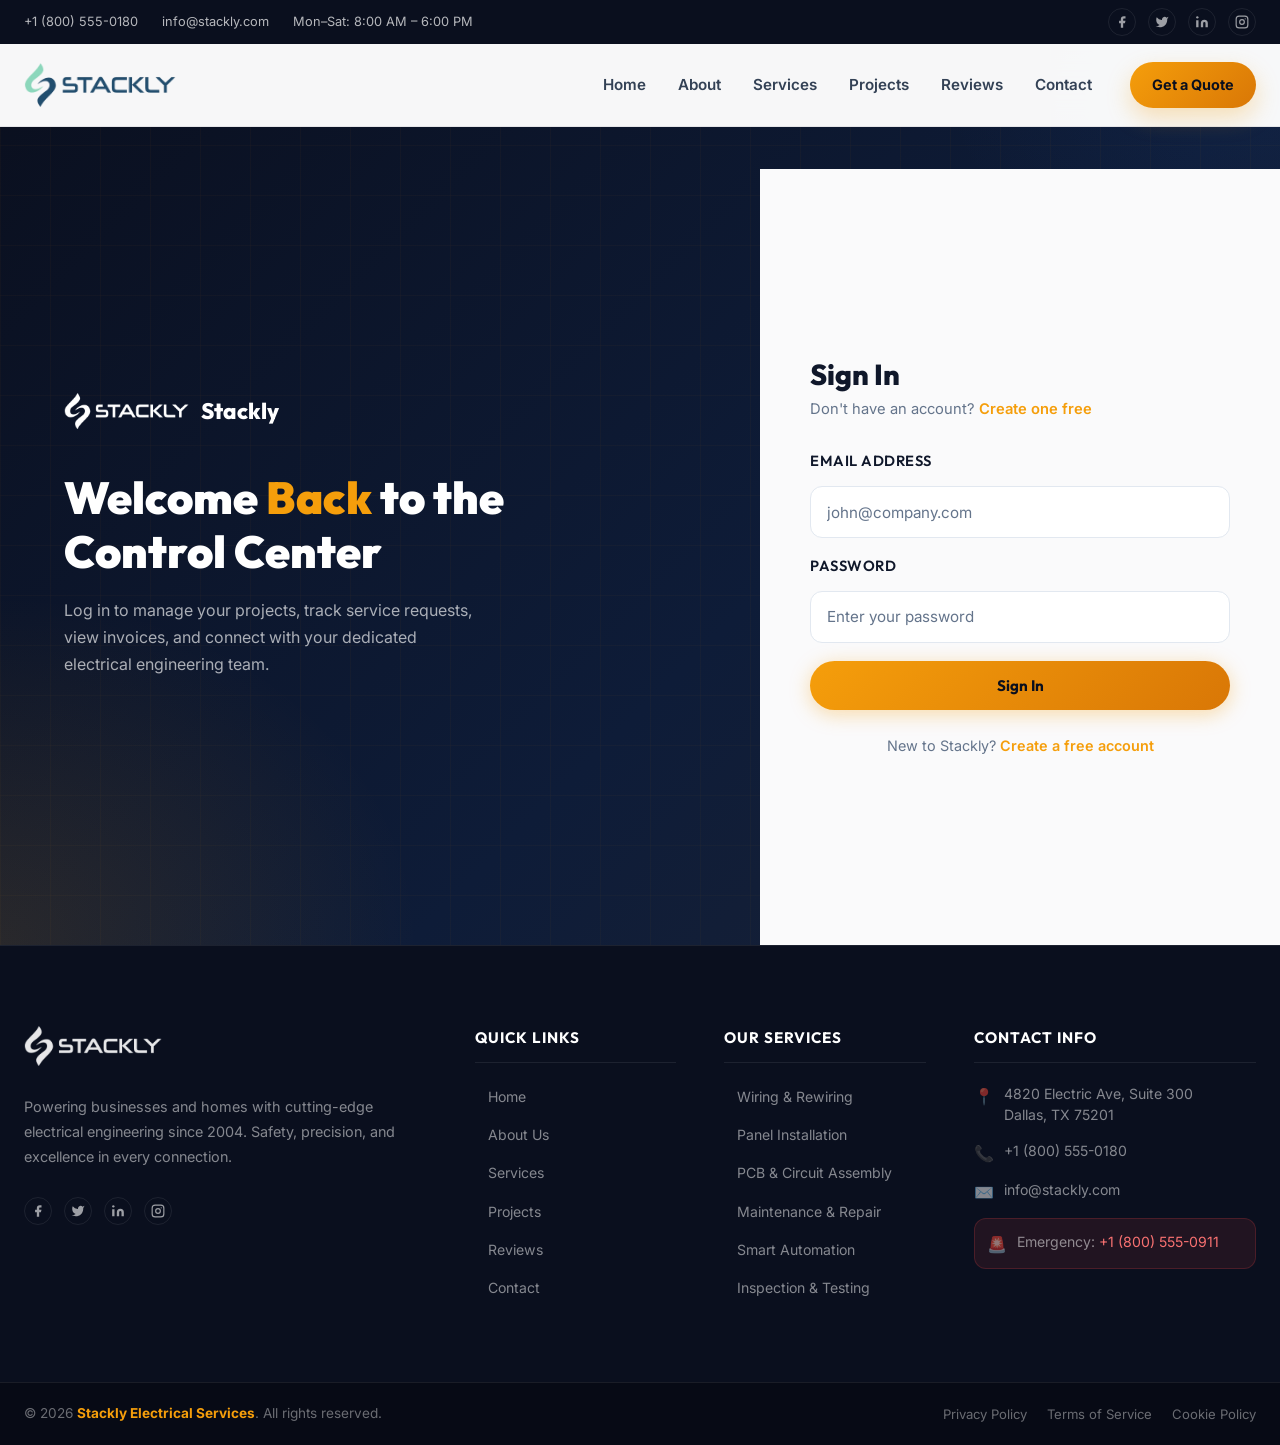
<file: dashboard.html>
<!DOCTYPE html>
<html lang="en">
<head>
  <meta charset="UTF-8" />
  <meta name="viewport" content="width=device-width, initial-scale=1.0" />
  <meta name="description" content="Stackly Dashboard - Manage projects, invoices, service requests and account details." />
  <title>Dashboard – Stackly Electrical Services</title>

  <link rel="preconnect" href="https://fonts.googleapis.com" />
  <link rel="preconnect" href="https://fonts.gstatic.com" crossorigin />
  <link href="https://fonts.googleapis.com/css2?family=Outfit:wght@300;400;500;600;700;800;900&family=Inter:wght@300;400;500;600;700&display=swap" rel="stylesheet" />

  <style>
    :root{
      --primary:#ffb000;
      --primary-dark:#e59d00;
      --secondary:#0d1b2a;
      --secondary-2:#13263d;
      --secondary-3:#1a3351;
      --white:#ffffff;
      --text:#dbe7f3;
      --text-muted:#9fb3c8;
      --border:rgba(255,255,255,0.08);
      --card-bg:rgba(19,38,61,0.78);
      --glass:rgba(255,255,255,0.06);
      --success:#22c55e;
      --danger:#ef4444;
      --warning:#f59e0b;
      --shadow:0 20px 60px rgba(0,0,0,0.35);
      --radius-xl:24px;
      --radius-lg:18px;
      --radius-md:14px;
      --radius-sm:10px;
      --transition:all 0.35s ease;
      --container:1280px;
    }

    *{
      margin:0;
      padding:0;
      box-sizing:border-box;
    }

    html{
      scroll-behavior:smooth;
    }

    body{
      font-family:'Inter',sans-serif;
      background:
        radial-gradient(circle at top left, rgba(255,176,0,0.15), transparent 28%),
        radial-gradient(circle at bottom right, rgba(34,197,94,0.08), transparent 28%),
        linear-gradient(135deg,#08111d 0%, #0d1b2a 45%, #10243a 100%);
      color:var(--white);
      min-height:100vh;
      overflow-x:hidden;
    }

    h1,h2,h3,h4,h5,h6{
      font-family:'Outfit',sans-serif;
      line-height:1.15;
    }

    a{
      text-decoration:none;
      color:inherit;
    }

    img{
      max-width:100%;
      display:block;
    }

    ul{
      list-style:none;
    }

    button,input{
      font-family:inherit;
    }

    .container{
      width:min(var(--container), calc(100% - 32px));
      margin-inline:auto;
    }

    /* TOPBAR */
    .topbar{
      background:rgba(255,255,255,0.04);
      border-bottom:1px solid rgba(255,255,255,0.08);
      backdrop-filter:blur(16px);
      position:relative;
      z-index:30;
    }

    .topbar-inner{
      min-height:44px;
      display:flex;
      align-items:center;
      justify-content:space-between;
      gap:20px;
      padding:10px 0;
      flex-wrap:wrap;
    }

    .topbar-left,
    .topbar-right{
      display:flex;
      align-items:center;
      gap:18px;
      flex-wrap:wrap;
    }

    .topbar-item{
      display:flex;
      align-items:center;
      gap:8px;
      color:var(--text-muted);
      font-size:0.85rem;
    }

    .topbar-social{
      width:30px;
      height:30px;
      border-radius:50%;
      display:grid;
      place-items:center;
      background:rgba(255,255,255,0.05);
      color:var(--text);
      transition:var(--transition);
      border:1px solid rgba(255,255,255,0.06);
    }

    .topbar-social:hover{
      background:var(--primary);
      color:#111;
      transform:translateY(-2px);
    }

    /* NAVBAR */

    :root{
  --primary:#ffb000;
  --primary-dark:#e59d00;
  --secondary:#0d1b2a;
  --secondary-2:#13263d;
  --white:#ffffff;
  --text:#dbe7f3;
  --border:rgba(255,255,255,0.08);
  --transition:all 0.35s ease;
}

/* NAVBAR */
.navbar{
  position: sticky;
  top: 0;
  z-index: 1000;
  background: rgba(8,17,29,0.72);
  backdrop-filter: blur(18px);
  -webkit-backdrop-filter: blur(18px);
  border-bottom: 1px solid rgba(255,255,255,0.08);
}

.nav-inner{
  min-height: 82px;
  display: flex;
  align-items: center;
  justify-content: space-between;
  gap: 24px;
  position: relative;
}

.nav-logo{
  display: flex;
  align-items: center;
  gap: 12px;
  flex-shrink: 0;
}

.logo-img{
  width: 150px;
  height: auto;
  object-fit: contain;
}

/* Desktop links */
.nav-links{
  display: flex;
  align-items: center;
  gap: 26px;
  margin-left: auto;
  margin-right: 20px;
  list-style: none;
}

.nav-link{
  color: var(--white);
  font-size: 0.95rem;
  font-weight: 500;
  position: relative;
  padding: 10px 0;
  transition: var(--transition);
  text-decoration: none;
}

.nav-link::after{
  content: "";
  position: absolute;
  left: 0;
  bottom: 0;
  width: 0;
  height: 2px;
  background: var(--primary);
  transition: var(--transition);
}

.nav-link:hover,
.nav-link.active{
  color: var(--primary);
}

.nav-link:hover::after,
.nav-link.active::after{
  width: 100%;
}

/* Desktop buttons */
.nav-cta{
  display: flex;
  align-items: center;
  gap: 12px;
}

.btn-call,
.btn-quote{
  display: inline-flex;
  align-items: center;
  justify-content: center;
  gap: 10px;
  padding: 12px 18px;
  border-radius: 999px;
  font-weight: 700;
  font-size: 0.9rem;
  transition: var(--transition);
  white-space: nowrap;
  text-decoration: none;
}

.btn-call{
  background: rgba(255,255,255,0.05);
  border: 1px solid rgba(255,255,255,0.08);
  color: var(--white);
}

.btn-call:hover{
  background: rgba(255,255,255,0.12);
  transform: translateY(-2px);
}

.btn-quote{
  background: linear-gradient(135deg,var(--primary),#ffd36b);
  color: #111827;
  box-shadow: 0 12px 30px rgba(255,176,0,0.3);
}

.btn-quote:hover{
  transform: translateY(-2px);
  box-shadow: 0 18px 40px rgba(255,176,0,0.4);
}

/* Hamburger */
.hamburger{
  display: none;
  width: 50px;
  height: 50px;
  border: 1px solid rgba(255,255,255,0.1);
  border-radius: 14px;
  background: rgba(255,255,255,0.06);
  cursor: pointer;
  align-items: center;
  justify-content: center;
  flex-direction: column;
  gap: 5px;
  transition: var(--transition);
  flex-shrink: 0;
}

.hamburger:hover{
  background: rgba(255,255,255,0.12);
}

.hamburger span{
  width: 24px;
  height: 2px;
  background: #fff;
  border-radius: 999px;
  transition: 0.35s ease;
  transform-origin: center;
}

/* Active Hamburger -> X */
.hamburger.active span:nth-child(1){
  transform: translateY(7px) rotate(45deg);
}
.hamburger.active span:nth-child(2){
  opacity: 0;
}
.hamburger.active span:nth-child(3){
  transform: translateY(-7px) rotate(-45deg);
}

/* Backdrop */
.mobile-backdrop{
  position: fixed;
  inset: 0;
  background: rgba(0,0,0,0.6);
  opacity: 0;
  visibility: hidden;
  transition: 0.35s ease;
  z-index: 1100;
}

.mobile-backdrop.active{
  opacity: 1;
  visibility: visible;
}

/* Fullscreen Mobile Menu */
.mobile-menu{
  position: fixed;
  inset: 0;
  width: 100%;
  height: 100vh;
  background:
    radial-gradient(circle at top right, rgba(255,176,0,0.18), transparent 28%),
    linear-gradient(135deg,#08111d 0%, #0d1b2a 45%, #10243a 100%);
  z-index: 1200;
  padding: 24px 20px 32px;
  display: flex;
  flex-direction: column;
  transform: translateX(100%);
  opacity: 0;
  visibility: hidden;
  transition: transform 0.4s ease, opacity 0.35s ease, visibility 0.35s ease;
  overflow-y: auto;
}

.mobile-menu.active{
  transform: translateX(0);
  opacity: 1;
  visibility: visible;
}

.mobile-menu-top{
  display: flex;
  align-items: center;
  justify-content: space-between;
  gap: 16px;
  margin-bottom: 30px;
}

.mobile-logo-img{
  width: 140px;
  height: auto;
}

.mobile-close{
  width: 46px;
  height: 46px;
  border: 1px solid rgba(255,255,255,0.1);
  border-radius: 14px;
  background: rgba(255,255,255,0.08);
  color: #fff;
  font-size: 1.2rem;
  cursor: pointer;
  transition: var(--transition);
}

.mobile-close:hover{
  background: rgba(255,255,255,0.14);
  transform: rotate(90deg);
}

.mobile-menu-links{
  display: flex;
  flex-direction: column;
  gap: 14px;
  margin-top: 10px;
}

.mobile-link{
  display: block;
  width: 100%;
  padding: 16px 18px;
  border-radius: 16px;
  background: rgba(255,255,255,0.05);
  border: 1px solid rgba(255,255,255,0.08);
  color: #fff;
  font-size: 1rem;
  font-weight: 600;
  text-decoration: none;
  transform: translateY(20px);
  opacity: 0;
  transition: 0.35s ease;
}

.mobile-menu.active .mobile-link{
  transform: translateY(0);
  opacity: 1;
}

.mobile-menu.active .mobile-link:nth-child(1){ transition-delay: 0.05s; }
.mobile-menu.active .mobile-link:nth-child(2){ transition-delay: 0.10s; }
.mobile-menu.active .mobile-link:nth-child(3){ transition-delay: 0.15s; }
.mobile-menu.active .mobile-link:nth-child(4){ transition-delay: 0.20s; }
.mobile-menu.active .mobile-link:nth-child(5){ transition-delay: 0.25s; }
.mobile-menu.active .mobile-link:nth-child(6){ transition-delay: 0.30s; }
.mobile-menu.active .mobile-link:nth-child(7){ transition-delay: 0.35s; }

.mobile-link:hover{
  background: rgba(255,176,0,0.12);
  border-color: rgba(255,176,0,0.35);
  color: var(--primary);
  transform: translateX(6px);
}

.mobile-menu-actions{
  margin-top: auto;
  display: grid;
  gap: 14px;
  padding-top: 26px;
}

.mobile-btn-call,
.mobile-btn-quote{
  display: flex;
  align-items: center;
  justify-content: center;
  padding: 15px 18px;
  border-radius: 999px;
  font-weight: 700;
  text-decoration: none;
  transition: var(--transition);
}

.mobile-btn-call{
  background: rgba(255,255,255,0.08);
  border: 1px solid rgba(255,255,255,0.08);
  color: #fff;
}

.mobile-btn-call:hover{
  background: rgba(255,255,255,0.14);
}

.mobile-btn-quote{
  background: linear-gradient(135deg,var(--primary),#ffd36b);
  color: #111827;
  box-shadow: 0 12px 30px rgba(255,176,0,0.25);
}

.mobile-btn-quote:hover{
  transform: translateY(-2px);
}

/* Hide mobile menu on desktop */
@media (min-width: 1025px){
  .mobile-menu,
  .mobile-backdrop{
    display: none !important;
  }
}

/* Tablet + Mobile */
@media (max-width: 1024px){
  .nav-links,
  .nav-cta{
    display: none;
  }

  .hamburger{
    display: flex;
  }

  .nav-inner{
    min-height: 74px;
  }

  .logo-img{
    width: 135px;
  }
}

/* Small mobile */
@media (max-width: 575px){
  .mobile-menu{
    padding: 18px 16px 26px;
  }

  .mobile-logo-img{
    width: 125px;
  }

  .mobile-link{
    padding: 15px 16px;
    font-size: 0.96rem;
  }

  .mobile-btn-call,
  .mobile-btn-quote{
    padding: 14px 16px;
    font-size: 0.95rem;
  }

  .hamburger{
    width: 46px;
    height: 46px;
  }
}

/* Prevent body scroll when menu open */
body.menu-open{
  overflow: hidden;
}

@keyframes fadeSlideUp {
  from {
    opacity: 0;
    transform: translateY(20px);
  }
  to {
    opacity: 1;
    transform: translateY(0);
  }
}

@keyframes progressFill {
  from {
    width: 0;
  }
  to {
    width: var(--bar-width);
  }
}

@media (prefers-reduced-motion: reduce) {
  *, *::before, *::after {
    animation-duration: 0.01ms !important;
    animation-iteration-count: 1 !important;
    transition-duration: 0.01ms !important;
    scroll-behavior: auto !important;
  }
}
   
    /* DASHBOARD */
    .dashboard-page{
      padding:34px 0 70px;
      position:relative;
    }

    .dashboard-page::before{
      content:"";
      position:absolute;
      inset:0;
      background-image:
        linear-gradient(rgba(255,255,255,0.03) 1px, transparent 1px),
        linear-gradient(90deg, rgba(255,255,255,0.03) 1px, transparent 1px);
      background-size:42px 42px;
      mask-image:linear-gradient(to bottom, rgba(0,0,0,0.35), transparent 92%);
      pointer-events:none;
    }

    .dashboard-layout{
      display:grid;
      grid-template-columns:300px 1fr;
      gap:28px;
      position:relative;
      z-index:1;
    }

    /* SIDEBAR */
    .dashboard-sidebar{
      background:linear-gradient(180deg, rgba(255,255,255,0.06), rgba(255,255,255,0.03));
      border:1px solid var(--border);
      border-radius:28px;
      box-shadow:var(--shadow);
      padding:24px;
      position:sticky;
      top:110px;
      height:fit-content;
      overflow:hidden;
      animation:fadeSlideUp 0.7s cubic-bezier(0.22,1,0.36,1) both;
      will-change:transform, opacity;
    }

    .dashboard-sidebar::before{
      content:"";
      position:absolute;
      top:-120px;
      right:-120px;
      width:220px;
      height:220px;
      background:radial-gradient(circle, rgba(255,176,0,0.24), transparent 70%);
      pointer-events:none;
    }

    .sidebar-user{
      display:flex;
      align-items:center;
      gap:14px;
      padding-bottom:20px;
      margin-bottom:22px;
      border-bottom:1px solid rgba(255,255,255,0.08);
      position:relative;
      z-index:1;
    }

    .sidebar-avatar{
      width:58px;
      height:58px;
      border-radius:18px;
      background:linear-gradient(135deg,var(--primary),#ffe29a);
      color:#111827;
      font-size:1.35rem;
      font-weight:800;
      display:grid;
      place-items:center;
      box-shadow:0 10px 24px rgba(255,176,0,0.3);
      flex-shrink:0;
    }

    .sidebar-user-info h3{
      font-size:1.05rem;
      margin-bottom:5px;
    }

    .sidebar-user-info p{
      font-size:0.88rem;
      color:var(--text-muted);
    }

    .sidebar-menu{
      display:flex;
      flex-direction:column;
      gap:10px;
      position:relative;
      z-index:1;
    }

    .sidebar-link{
      display:flex;
      align-items:center;
      gap:14px;
      padding:14px 16px;
      border-radius:16px;
      color:var(--text);
      transition:var(--transition);
      font-weight:500;
      border:1px solid transparent;
    }

    .sidebar-link:hover,
    .sidebar-link.active{
      background:rgba(255,255,255,0.08);
      color:var(--white);
      border-color:rgba(255,255,255,0.08);
      transform:translateX(4px);
    }

    .sidebar-icon{
      width:40px;
      height:40px;
      border-radius:12px;
      display:grid;
      place-items:center;
      background:rgba(255,255,255,0.06);
      color:var(--primary);
      flex-shrink:0;
      font-size:1rem;
    }

    .sidebar-bottom{
      margin-top:26px;
      padding-top:20px;
      border-top:1px solid rgba(255,255,255,0.08);
      position:relative;
      z-index:1;
    }

    .sidebar-help{
      background:linear-gradient(135deg, rgba(255,176,0,0.16), rgba(255,255,255,0.04));
      border:1px solid rgba(255,255,255,0.08);
      border-radius:22px;
      padding:18px;
      margin-bottom:14px;
    }

    .sidebar-help h4{
      font-size:1rem;
      margin-bottom:8px;
    }

    .sidebar-help p{
      color:var(--text-muted);
      font-size:0.9rem;
      line-height:1.65;
      margin-bottom:14px;
    }

    .sidebar-help a{
      display:inline-flex;
      align-items:center;
      justify-content:center;
      padding:11px 16px;
      border-radius:999px;
      background:var(--primary);
      color:#111827;
      font-weight:700;
      font-size:0.88rem;
    }

    .logout-btn{
      width:100%;
      border:none;
      cursor:pointer;
      background:rgba(239,68,68,0.12);
      color:#ffb4b4;
      border:1px solid rgba(239,68,68,0.2);
      padding:14px 16px;
      border-radius:16px;
      font-weight:700;
      font-size:0.95rem;
      transition:var(--transition);
    }

    .logout-btn:hover{
      transform:translateY(-2px);
      background:rgba(239,68,68,0.18);
    }

    /* MAIN CONTENT */
    .dashboard-main{
      display:flex;
      flex-direction:column;
      gap:24px;
      scroll-margin-top:130px;
    }

    .dashboard-topbar{
      display:flex;
      align-items:center;
      justify-content:space-between;
      gap:20px;
      flex-wrap:wrap;
    }

    .dashboard-title h1{
      font-size:2rem;
      margin-bottom:8px;
    }

    .dashboard-title p{
      color:var(--text-muted);
      line-height:1.7;
      max-width:720px;
    }

    .dashboard-actions{
      display:flex;
      align-items:center;
      gap:12px;
      flex-wrap:wrap;
    }

    .action-btn{
      border:none;
      cursor:pointer;
      display:inline-flex;
      align-items:center;
      justify-content:center;
      gap:10px;
      padding:13px 18px;
      border-radius:999px;
      font-weight:700;
      transition:var(--transition);
    }

    .action-btn.secondary{
      background:rgba(255,255,255,0.06);
      border:1px solid rgba(255,255,255,0.08);
      color:var(--white);
    }

    .action-btn.primary{
      background:linear-gradient(135deg,var(--primary),#ffd36b);
      color:#111827;
      box-shadow:0 16px 34px rgba(255,176,0,0.28);
    }

    .action-btn:hover{
      transform:translateY(-2px);
    }

    .welcome-banner{
      background:
        linear-gradient(135deg, rgba(255,176,0,0.15), rgba(255,255,255,0.03)),
        rgba(255,255,255,0.04);
      border:1px solid rgba(255,255,255,0.08);
      border-radius:30px;
      box-shadow:var(--shadow);
      padding:30px;
      display:grid;
      grid-template-columns:1.3fr 0.8fr;
      gap:24px;
      overflow:hidden;
      position:relative;
      animation:fadeSlideUp 0.75s cubic-bezier(0.22,1,0.36,1) both;
      will-change:transform, opacity;
    }

    .welcome-banner::after{
      content:"";
      position:absolute;
      right:-50px;
      top:-50px;
      width:220px;
      height:220px;
      border-radius:50%;
      background:radial-gradient(circle, rgba(255,176,0,0.24), transparent 70%);
      pointer-events:none;
    }

    .welcome-copy h2{
      font-size:1.9rem;
      margin-bottom:14px;
    }

    .welcome-copy p{
      color:var(--text-muted);
      line-height:1.8;
      max-width:760px;
    }

    .welcome-meta{
      display:grid;
      grid-template-columns:repeat(2, minmax(0,1fr));
      gap:14px;
      align-content:start;
    }

    .mini-card{
      background:rgba(255,255,255,0.06);
      border:1px solid rgba(255,255,255,0.08);
      border-radius:18px;
      padding:18px;
      animation:fadeSlideUp 0.8s cubic-bezier(0.22,1,0.36,1) both;
      will-change:transform, opacity;
    }

    .mini-card span{
      display:block;
      color:var(--text-muted);
      font-size:0.84rem;
      margin-bottom:8px;
    }

    .mini-card strong{
      font-size:1.15rem;
      font-family:'Outfit',sans-serif;
    }

    .stats-grid{
      display:grid;
      grid-template-columns:repeat(4, minmax(0,1fr));
      gap:18px;
    }

    .stat-card{
      background:var(--card-bg);
      border:1px solid rgba(255,255,255,0.08);
      border-radius:24px;
      padding:22px;
      box-shadow:var(--shadow);
      position:relative;
      overflow:hidden;
      animation:fadeSlideUp 0.72s cubic-bezier(0.22,1,0.36,1) both;
      will-change:transform, opacity;
    }

    .stat-card:nth-child(2){ animation-delay:0.08s; }
    .stat-card:nth-child(3){ animation-delay:0.16s; }
    .stat-card:nth-child(4){ animation-delay:0.24s; }

    .stat-card::before{
      content:"";
      position:absolute;
      inset:auto -50px -60px auto;
      width:140px;
      height:140px;
      border-radius:50%;
      background:radial-gradient(circle, rgba(255,176,0,0.18), transparent 70%);
      pointer-events:none;
    }

    .stat-top{
      display:flex;
      align-items:center;
      justify-content:space-between;
      gap:14px;
      margin-bottom:18px;
    }

    .stat-icon{
      width:52px;
      height:52px;
      border-radius:16px;
      display:grid;
      place-items:center;
      background:rgba(255,176,0,0.14);
      color:var(--primary);
      font-size:1.25rem;
      border:1px solid rgba(255,255,255,0.08);
    }

    .stat-badge{
      font-size:0.8rem;
      font-weight:700;
      color:#9bf3bc;
      background:rgba(34,197,94,0.12);
      border:1px solid rgba(34,197,94,0.2);
      padding:6px 10px;
      border-radius:999px;
    }

    .stat-card h3{
      font-size:2rem;
      margin-bottom:6px;
    }

    .stat-card p{
      color:var(--text-muted);
      font-size:0.92rem;
    }

    .dashboard-grid{
      display:grid;
      grid-template-columns:1.45fr 1fr;
      gap:22px;
    }

    .panel{
      background:var(--card-bg);
      border:1px solid rgba(255,255,255,0.08);
      border-radius:28px;
      box-shadow:var(--shadow);
      padding:24px;
      animation:fadeSlideUp 0.78s cubic-bezier(0.22,1,0.36,1) both;
      will-change:transform, opacity;
      scroll-margin-top:130px;
    }

    .panel-header{
      display:flex;
      align-items:center;
      justify-content:space-between;
      gap:14px;
      margin-bottom:20px;
      flex-wrap:wrap;
    }

    .panel-header h3{
      font-size:1.35rem;
    }

    .panel-header p{
      color:var(--text-muted);
      font-size:0.92rem;
    }

    .panel-link{
      color:var(--primary);
      font-weight:700;
      font-size:0.92rem;
    }

    .project-list,
    .request-list,
    .invoice-list{
      display:flex;
      flex-direction:column;
      gap:14px;
    }

    .project-item,
    .request-item,
    .invoice-item{
      background:rgba(255,255,255,0.04);
      border:1px solid rgba(255,255,255,0.08);
      border-radius:20px;
      padding:18px;
      display:flex;
      align-items:flex-start;
      justify-content:space-between;
      gap:18px;
      flex-wrap:wrap;
      transition:var(--transition);
      animation:fadeSlideUp 0.8s cubic-bezier(0.22,1,0.36,1) both;
      will-change:transform, opacity;
    }

    .project-item:hover,
    .request-item:hover,
    .invoice-item:hover{
      transform:translateY(-2px);
      background:rgba(255,255,255,0.06);
    }

    .project-left,
    .request-left,
    .invoice-left{
      display:flex;
      gap:14px;
      align-items:flex-start;
      flex:1;
      min-width:220px;
    }

    .project-icon,
    .request-icon,
    .invoice-icon{
      width:48px;
      height:48px;
      border-radius:16px;
      display:grid;
      place-items:center;
      background:rgba(255,176,0,0.12);
      color:var(--primary);
      flex-shrink:0;
      font-size:1.2rem;
      border:1px solid rgba(255,255,255,0.08);
    }

    .project-content h4,
    .request-content h4,
    .invoice-content h4{
      font-size:1rem;
      margin-bottom:6px;
    }

    .project-content p,
    .request-content p,
    .invoice-content p{
      color:var(--text-muted);
      line-height:1.6;
      font-size:0.9rem;
    }

    .project-meta,
    .request-meta,
    .invoice-meta{
      display:flex;
      flex-direction:column;
      align-items:flex-end;
      gap:10px;
      min-width:150px;
    }

    .status{
      padding:8px 12px;
      border-radius:999px;
      font-size:0.8rem;
      font-weight:700;
      border:1px solid transparent;
      white-space:nowrap;
    }

    .status.progress{
      color:#fde68a;
      background:rgba(245,158,11,0.12);
      border-color:rgba(245,158,11,0.2);
    }

    .status.completed{
      color:#9bf3bc;
      background:rgba(34,197,94,0.12);
      border-color:rgba(34,197,94,0.2);
    }

    .status.pending{
      color:#c7d2fe;
      background:rgba(99,102,241,0.12);
      border-color:rgba(99,102,241,0.2);
    }

    .meta-text{
      color:var(--text-muted);
      font-size:0.86rem;
      text-align:right;
    }

    .progress-wrap{
      margin-top:12px;
    }

    .progress-head{
      display:flex;
      justify-content:space-between;
      gap:10px;
      font-size:0.84rem;
      color:var(--text-muted);
      margin-bottom:8px;
    }

    .progress-bar{
      width:100%;
      height:10px;
      border-radius:999px;
      background:rgba(255,255,255,0.08);
      overflow:hidden;
    }

    .progress-fill{
      height:100%;
      border-radius:999px;
      background:linear-gradient(90deg,var(--primary),#ffd36b);
      width:0;
      animation:progressFill 1.2s cubic-bezier(0.22,1,0.36,1) forwards;
    }

    .quick-actions{
      display:grid;
      grid-template-columns:repeat(2,minmax(0,1fr));
      gap:14px;
    }

    .quick-card{
      background:rgba(255,255,255,0.04);
      border:1px solid rgba(255,255,255,0.08);
      border-radius:20px;
      padding:18px;
      transition:var(--transition);
      animation:fadeSlideUp 0.8s cubic-bezier(0.22,1,0.36,1) both;
      will-change:transform, opacity;
    }

    .quick-card:nth-child(2){ animation-delay:0.08s; }
    .quick-card:nth-child(3){ animation-delay:0.16s; }
    .quick-card:nth-child(4){ animation-delay:0.24s; }

    .quick-card:hover{
      transform:translateY(-2px);
      background:rgba(255,255,255,0.06);
    }

    .quick-card .quick-icon{
      width:48px;
      height:48px;
      border-radius:14px;
      display:grid;
      place-items:center;
      background:rgba(255,176,0,0.12);
      color:var(--primary);
      margin-bottom:14px;
      font-size:1.2rem;
    }

    .quick-card h4{
      font-size:1rem;
      margin-bottom:8px;
    }

    .quick-card p{
      color:var(--text-muted);
      line-height:1.65;
      font-size:0.9rem;
    }

    .dashboard-bottom{
      display:grid;
      grid-template-columns:1fr 1fr;
      gap:22px;
    }

    .payment-amount{
      font-size:1.2rem;
      font-family:'Outfit',sans-serif;
      color:var(--white);
    }

    .pay-btn{
      display:inline-flex;
      align-items:center;
      justify-content:center;
      padding:10px 16px;
      border-radius:999px;
      background:var(--primary);
      color:#111827;
      font-weight:700;
      font-size:0.88rem;
      transition:var(--transition);
    }

    .pay-btn:hover{
      transform:translateY(-2px);
    }

    /* FOOTER */
    .footer{
      margin-top:24px;
      border-top:1px solid rgba(255,255,255,0.08);
      background:linear-gradient(180deg, rgba(255,255,255,0.03), rgba(255,255,255,0.015));
    }

    .footer-top{
      padding:70px 0 36px;
    }

    .footer-grid{
      display:grid;
      grid-template-columns:1.3fr 1fr 1fr 1fr;
      gap:30px;
    }

    .footer-logo{
      width:170px;
      margin-bottom:16px;
    }

    .footer-tagline{
      color:var(--text-muted);
      line-height:1.8;
      max-width:360px;
      margin-bottom:20px;
    }

    .footer-socials{
      display:flex;
      align-items:center;
      gap:12px;
      flex-wrap:wrap;
    }

    .footer-social{
      width:42px;
      height:42px;
      border-radius:50%;
      display:grid;
      place-items:center;
      background:rgba(255,255,255,0.05);
      color:var(--white);
      border:1px solid rgba(255,255,255,0.08);
      transition:var(--transition);
    }

    .footer-social:hover{
      background:var(--primary);
      color:#111827;
      transform:translateY(-3px);
    }

    .footer-heading{
      font-size:1.08rem;
      margin-bottom:18px;
    }

    .footer-links{
      display:flex;
      flex-direction:column;
      gap:12px;
    }

    .footer-links a{
      color:var(--text-muted);
      transition:var(--transition);
    }

    .footer-links a:hover{
      color:var(--primary);
      transform:translateX(4px);
      display:inline-block;
    }

    .footer-contact-list{
      display:flex;
      flex-direction:column;
      gap:14px;
    }

    .footer-contact-item{
      display:flex;
      gap:10px;
      color:var(--text-muted);
      line-height:1.7;
    }

    .footer-contact-item a:hover{
      color:var(--primary);
    }

    .footer-bottom{
      border-top:1px solid rgba(255,255,255,0.08);
      padding:18px 0;
    }

    .footer-bottom-inner{
      display:flex;
      justify-content:space-between;
      align-items:center;
      gap:20px;
      flex-wrap:wrap;
    }

    .footer-copy{
      color:var(--text-muted);
      font-size:0.92rem;
    }

    .footer-legal{
      display:flex;
      gap:18px;
      flex-wrap:wrap;
    }

    .footer-legal a{
      color:var(--text-muted);
      font-size:0.9rem;
      transition:var(--transition);
    }

    .footer-legal a:hover{
      color:var(--primary);
    }

    /* MOBILE NAV BUTTON */
    .hamburger{
      display:none;
      width:48px;
      height:48px;
      border:none;
      border-radius:14px;
      background:rgba(255,255,255,0.08);
      cursor:pointer;
      position:relative;
      flex-direction:column;
      align-items:center;
      justify-content:center;
      gap:5px;
    }

    .hamburger span{
      width:22px;
      height:2px;
      background:#fff;
      border-radius:999px;
      transition:var(--transition);
    }

    .mobile-menu{
      position:fixed;
      inset:0 0 0 auto;
      width:min(360px, 100%);
      background:#091321;
      transform:translateX(100%);
      transition:var(--transition);
      z-index:60;
      padding:24px;
      display:flex;
      flex-direction:column;
      gap:16px;
      border-left:1px solid rgba(255,255,255,0.08);
    }

    .mobile-menu.active{
      transform:translateX(0);
    }

    .mobile-backdrop{
      position:fixed;
      inset:0;
      background:rgba(0,0,0,0.5);
      opacity:0;
      visibility:hidden;
      transition:var(--transition);
      z-index:55;
    }

    .mobile-backdrop.active{
      opacity:1;
      visibility:visible;
    }

    .mobile-menu-header{
      display:flex;
      justify-content:space-between;
      align-items:center;
      gap:14px;
      margin-bottom:10px;
    }

    .mobile-menu-logo img{
      width:140px;
    }

    .mobile-close-btn{
      width:44px;
      height:44px;
      border:none;
      border-radius:12px;
      background:rgba(255,255,255,0.08);
      color:#fff;
      cursor:pointer;
    }

    .mobile-menu-inner{
      display:flex;
      flex-direction:column;
      gap:10px;
    }

    .mobile-link{
      padding:14px 16px;
      border-radius:14px;
      background:rgba(255,255,255,0.04);
      border:1px solid rgba(255,255,255,0.06);
      color:#fff;
      font-weight:500;
    }

    .mobile-menu-footer{
      margin-top:auto;
      display:flex;
      flex-direction:column;
      gap:12px;
    }

    .mobile-btn-call,
    .mobile-btn-quote{
      display:flex;
      align-items:center;
      justify-content:center;
      padding:14px 18px;
      border-radius:999px;
      font-weight:700;
    }

    .mobile-btn-call{
      background:rgba(255,255,255,0.08);
      color:#fff;
    }

    .mobile-btn-quote{
      background:var(--primary);
      color:#111827;
    }

    /* RESPONSIVE */
    @media (max-width: 1200px){
      .stats-grid{
        grid-template-columns:repeat(2, minmax(0,1fr));
      }

      .dashboard-grid,
      .dashboard-bottom{
        grid-template-columns:1fr;
      }

      .welcome-banner{
        grid-template-columns:1fr;
      }
    }

    @media (max-width: 1024px){
      .dashboard-layout{
        grid-template-columns:1fr;
      }

      .dashboard-sidebar{
        position:relative;
        top:0;
      }

      .footer-grid{
        grid-template-columns:repeat(2,1fr);
      }

      .nav-links,
      .btn-call,
      .btn-quote{
        display:none;
      }

      .hamburger{
        display:flex;
      }
    }

    @media (max-width: 768px){
      .topbar{
        display:none;
      }

      .dashboard-page{
        padding-top:24px;
      }

      .dashboard-title h1{
        font-size:1.7rem;
      }

      .stats-grid{
        grid-template-columns:1fr;
      }

      .quick-actions{
        grid-template-columns:1fr;
      }

      .footer-grid{
        grid-template-columns:1fr;
      }

      .footer-bottom-inner{
        flex-direction:column;
        align-items:flex-start;
      }
    }

    @media (max-width: 560px){
      .container{
        width:min(100% - 20px, var(--container));
      }

      .panel,
      .dashboard-sidebar,
      .welcome-banner{
        padding:18px;
        border-radius:22px;
      }

      .project-item,
      .request-item,
      .invoice-item{
        padding:16px;
      }

      .project-meta,
      .request-meta,
      .invoice-meta{
        align-items:flex-start;
      }

      .meta-text{
        text-align:left;
      }

      .dashboard-actions{
        width:100%;
      }

      .action-btn{
        width:100%;
      }

      .welcome-meta{
        grid-template-columns:1fr;
      }
    }
  </style>
</head>
<body>

  <!-- TOP BAR -->
  <div class="topbar" id="topbar">
    <div class="topbar-inner container">
      <div class="topbar-left">
        <span class="topbar-item">
          <svg width="14" height="14" viewBox="0 0 24 24" fill="none" stroke="currentColor" stroke-width="2">
            <path d="M22 16.92v3a2 2 0 0 1-2.18 2 19.79 19.79 0 0 1-8.63-3.07A19.5 19.5 0 0 1 4.69 12 19.79 19.79 0 0 1 1.62 3.45 2 2 0 0 1 3.6 1h3a2 2 0 0 1 2 1.72 12.84 12.84 0 0 0 .7 2.81 2 2 0 0 1-.45 2.11L7.91 8.56A16 16 0 0 0 15.44 16.1l.96-.96a2 2 0 0 1 2.11-.45 12.84 12.84 0 0 0 2.81.7A2 2 0 0 1 22 16.92z"/>
          </svg>
          +1 (800) 555-0180
        </span>
        <span class="topbar-item">
          <svg width="14" height="14" viewBox="0 0 24 24" fill="none" stroke="currentColor" stroke-width="2">
            <path d="M4 4h16c1.1 0 2 .9 2 2v12c0 1.1-.9 2-2 2H4c-1.1 0-2-.9-2-2V6c0-1.1.9-2 2-2z"/>
            <polyline points="22,6 12,13 2,6"/>
          </svg>
          info@stackly.com
        </span>
        <span class="topbar-item">
          <svg width="14" height="14" viewBox="0 0 24 24" fill="none" stroke="currentColor" stroke-width="2">
            <circle cx="12" cy="12" r="10"/>
            <polyline points="12 6 12 12 16 14"/>
          </svg>
          Mon–Sat: 8:00 AM – 6:00 PM
        </span>
      </div>

      <div class="topbar-right">
        <a href="404.html" class="topbar-social" aria-label="Facebook">
          <svg width="14" height="14" viewBox="0 0 24 24" fill="currentColor">
            <path d="M18 2h-3a5 5 0 0 0-5 5v3H7v4h3v8h4v-8h3l1-4h-4V7a1 1 0 0 1 1-1h3z"/>
          </svg>
        </a>
        <a href="404.html" class="topbar-social" aria-label="Twitter">
          <svg width="14" height="14" viewBox="0 0 24 24" fill="currentColor">
            <path d="M23 3a10.9 10.9 0 0 1-3.14 1.53 4.48 4.48 0 0 0-7.86 3v1A10.66 10.66 0 0 1 3 4s-4 9 5 13a11.64 11.64 0 0 1-7 2c9 5 20 0 20-11.5a4.5 4.5 0 0 0-.08-.83A7.72 7.72 0 0 0 23 3z"/>
          </svg>
        </a>
        <a href="404.html" class="topbar-social" aria-label="LinkedIn">
          <svg width="14" height="14" viewBox="0 0 24 24" fill="currentColor">
            <path d="M16 8a6 6 0 0 1 6 6v7h-4v-7a2 2 0 0 0-2-2 2 2 0 0 0-2 2v7h-4v-7a6 6 0 0 1 6-6zM2 9h4v12H2z"/>
            <circle cx="4" cy="4" r="2"/>
          </svg>
        </a>
        <a href="404.html" class="topbar-social" aria-label="Instagram">
          <svg width="14" height="14" viewBox="0 0 24 24" fill="none" stroke="currentColor" stroke-width="2">
            <rect x="2" y="2" width="20" height="20" rx="5"/>
            <circle cx="12" cy="12" r="4"/>
            <circle cx="17.5" cy="6.5" r="1" fill="currentColor" stroke="none"/>
          </svg>
        </a>
      </div>
    </div>
  </div>

  <!-- NAVBAR -->
  <nav class="navbar">
  <div class="container nav-inner">
    <!-- Logo -->
    <a href="index.html" class="nav-logo">
      <img src="Assets/logo.webp" alt="Stackly Logo" class="logo-img" />
    </a>

    <!-- Desktop Menu -->
    <ul class="nav-links">
      <li><a href="index.html" class="nav-link active">Home</a></li>
      <li><a href="about.html" class="nav-link">About</a></li>
      <li><a href="services.html" class="nav-link">Services</a></li>
      <li><a href="projects.html" class="nav-link">Projects</a></li>
      <li><a href="reviews.html" class="nav-link">Reviews</a></li>
      <li><a href="contact.html" class="nav-link">Contact</a></li>
    </ul>

    <!-- Desktop CTA -->
    <div class="nav-cta">
      <a href="404.html" class="btn-call">Call Now</a>
      <a href="login.html" class="btn-quote">Get a Quote</a>
    </div>

    <!-- Hamburger -->
    <button class="hamburger" id="hamburger" aria-label="Open menu" aria-expanded="false" aria-controls="mobileMenu">
      <span></span>
      <span></span>
      <span></span>
    </button>
  </div>
</nav>

<!-- Mobile Backdrop -->
<div class="mobile-backdrop" id="mobileBackdrop"></div>

<!-- Mobile Fullscreen Menu -->
<div class="mobile-menu" id="mobileMenu">
  <div class="mobile-menu-top">
    <a href="index.html" class="mobile-logo">
      <img src="Assets/logo.webp" alt="Stackly Logo" class="mobile-logo-img" />
    </a>

    <button class="mobile-close" id="mobileClose" aria-label="Close menu">
      ✕
    </button>
  </div>

  <div class="mobile-menu-links">
    <a href="index.html" class="mobile-link">Home</a>
    <a href="about.html" class="mobile-link">About</a>
    <a href="services.html" class="mobile-link">Services</a>
    <a href="projects.html" class="mobile-link">Projects</a>
    <a href="reviews.html" class="mobile-link">Reviews</a>
    <a href="contact.html" class="mobile-link">Contact</a>
    <a href="dashboard.html" class="mobile-link">Dashboard</a>
  </div>

  <div class="mobile-menu-actions">
    <a href="tel:+18005550180" class="mobile-btn-call">Call Now</a>
    <a href="contact.html" class="mobile-btn-quote">Get a Quote</a>
  </div>
</div>
  <!-- DASHBOARD -->
  <main class="dashboard-page">
    <div class="container">
      <div class="dashboard-layout">

        <!-- SIDEBAR -->
        <aside class="dashboard-sidebar">
          <div class="sidebar-user">
            <div class="sidebar-avatar" id="sidebarAvatar">U</div>
            <div class="sidebar-user-info">
              <h3 id="sidebarUsername">Welcome User</h3>
              <p>Client Dashboard Access</p>
            </div>
          </div>

          <div class="sidebar-menu">
  <a href="#dashboard-main" class="sidebar-link active">
    <span class="sidebar-icon">🏠</span>
    Dashboard Overview
  </a>

  <a href="#projects-section" class="sidebar-link">
    <span class="sidebar-icon">📁</span>
    My Projects
  </a>

  <a href="#services-section" class="sidebar-link">
    <span class="sidebar-icon">🛠️</span>
    Service Requests
  </a>

  <a href="#invoices-section" class="sidebar-link">
    <span class="sidebar-icon">🧾</span>
    Invoices
  </a>

  <a href="#schedule-section" class="sidebar-link">
    <span class="sidebar-icon">📅</span>
    Schedule Visit
  </a>

  <a href="#account-section" class="sidebar-link">
    <span class="sidebar-icon">👤</span>
    Account Settings
  </a>

  <a href="#support-section" class="sidebar-link">
    <span class="sidebar-icon">💬</span>
    Support Center
  </a>
</div>

          <div class="sidebar-bottom">
            <div class="sidebar-help">
              <h4>Need Emergency Support?</h4>
              <p>Our certified electrical team is available for urgent service requests and critical system support.</p>
              <a href="contact.html">Contact Support</a>
            </div>

            <button class="logout-btn" id="logoutBtn">Logout</button>
          </div>
        </aside>

        <!-- MAIN -->
        <section class="dashboard-main" id="dashboard-main">

          <div class="dashboard-topbar">
            <div class="dashboard-title">
              <h1>Hello, <span id="dashboardUsername">Client</span> 👋</h1>
              <p>
                Welcome back to your Stackly control center. Track electrical projects, monitor service requests,
                review invoices, and stay connected with your engineering team.
              </p>
            </div>

            <div class="dashboard-actions">
              <button class="action-btn secondary" data-sidebar-target="#support-section">📞 Call Support</button>
              <button class="action-btn primary" data-sidebar-target="#services-section">+ New Service Request</button>
            </div>
          </div>

          <!-- WELCOME BANNER -->
          <div class="welcome-banner">
            <div class="welcome-copy">
              <h2>Your electrical operations are running smoothly.</h2>
              <p>
                From live project updates to invoice tracking and maintenance schedules, your Stackly dashboard gives
                you a complete view of every service touchpoint in one premium workspace.
              </p>
            </div>

            <div class="welcome-meta">
              <div class="mini-card">
                <span>Active Support Plan</span>
                <strong>Premium Industrial Care</strong>
              </div>
              <div class="mini-card">
                <span>Next Scheduled Visit</span>
                <strong>14 July, 10:30 AM</strong>
              </div>
              <div class="mini-card">
                <span>Account Manager</span>
                <strong>David Walker</strong>
              </div>
              <div class="mini-card">
                <span>Open Requests</span>
                <strong>03 Ongoing Tickets</strong>
              </div>
            </div>
          </div>

          <!-- STATS -->
          <div class="stats-grid">
            <div class="stat-card">
              <div class="stat-top">
                <div class="stat-icon">⚡</div>
                <span class="stat-badge">+12%</span>
              </div>
              <h3>08</h3>
              <p>Active Projects</p>
            </div>

            <div class="stat-card">
              <div class="stat-top">
                <div class="stat-icon">🛠️</div>
                <span class="stat-badge">+04</span>
              </div>
              <h3>03</h3>
              <p>Open Service Requests</p>
            </div>

            <div class="stat-card">
              <div class="stat-top">
                <div class="stat-icon">🧾</div>
                <span class="stat-badge">Due</span>
              </div>
              <h3>02</h3>
              <p>Pending Invoices</p>
            </div>

            <div class="stat-card">
              <div class="stat-top">
                <div class="stat-icon">✅</div>
                <span class="stat-badge">This Month</span>
              </div>
              <h3>21</h3>
              <p>Completed Maintenance Tasks</p>
            </div>
          </div>

          <!-- MAIN GRID -->
          <div class="dashboard-grid">

            <!-- RECENT PROJECTS -->
            <div class="panel" id="projects-section">
              <div class="panel-header">
                <div>
                  <h3>Recent Projects</h3>
                  <p>Track current electrical installation and maintenance work.</p>
                </div>
                <a href="#" class="panel-link" data-sidebar-target="#projects-section">View All</a>
              </div>

              <div class="project-list">
                <div class="project-item">
                  <div class="project-left">
                    <div class="project-icon">🏭</div>
                    <div class="project-content">
                      <h4>Industrial Panel Upgrade</h4>
                      <p>Complete power distribution panel replacement and safety inspection for production floor.</p>
                      <div class="progress-wrap">
                        <div class="progress-head">
                          <span>Progress</span>
                          <span>78%</span>
                        </div>
                        <div class="progress-bar">
                          <div class="progress-fill" style="--bar-width:78%;"></div>
                        </div>
                      </div>
                    </div>
                  </div>
                  <div class="project-meta">
                    <span class="status progress">In Progress</span>
                    <span class="meta-text">Due: 18 July 2026</span>
                  </div>
                </div>

                <div class="project-item">
                  <div class="project-left">
                    <div class="project-icon">🏢</div>
                    <div class="project-content">
                      <h4>Office Smart Lighting Automation</h4>
                      <p>IoT-based lighting control installation with occupancy sensors and centralized dashboard setup.</p>
                      <div class="progress-wrap">
                        <div class="progress-head">
                          <span>Progress</span>
                          <span>52%</span>
                        </div>
                        <div class="progress-bar">
                          <div class="progress-fill" style="--bar-width:52%;"></div>
                        </div>
                      </div>
                    </div>
                  </div>
                  <div class="project-meta">
                    <span class="status progress">In Progress</span>
                    <span class="meta-text">Due: 26 July 2026</span>
                  </div>
                </div>

                <div class="project-item">
                  <div class="project-left">
                    <div class="project-icon">🏠</div>
                    <div class="project-content">
                      <h4>Residential Rewiring & Safety Audit</h4>
                      <p>Whole-home rewiring, grounding improvements, and final electrical compliance inspection.</p>
                      <div class="progress-wrap">
                        <div class="progress-head">
                          <span>Progress</span>
                          <span>100%</span>
                        </div>
                        <div class="progress-bar">
                          <div class="progress-fill" style="--bar-width:100%;"></div>
                        </div>
                      </div>
                    </div>
                  </div>
                  <div class="project-meta">
                    <span class="status completed">Completed</span>
                    <span class="meta-text">Closed: 04 July 2026</span>
                  </div>
                </div>
              </div>
            </div>

            <!-- QUICK ACTIONS -->
            <div class="panel" id="schedule-section">
              <div class="panel-header">
                <div>
                  <h3>Quick Actions</h3>
                  <p>Jump into the most-used account actions.</p>
                </div>
              </div>

              <div class="quick-actions">
                <a href="#" class="quick-card" data-sidebar-target="#services-section">
                  <div class="quick-icon">🛠️</div>
                  <h4>Raise Service Request</h4>
                  <p>Submit a new repair, maintenance, or emergency support request.</p>
                </a>

                <a href="#" class="quick-card" data-sidebar-target="#invoices-section">
                  <div class="quick-icon">🧾</div>
                  <h4>View Invoices</h4>
                  <p>Check due invoices, payment history, and downloadable bills.</p>
                </a>

                <a href="#" class="quick-card" data-sidebar-target="#schedule-section">
                  <div class="quick-icon">📅</div>
                  <h4>Book Site Visit</h4>
                  <p>Schedule a consultation, inspection, or project planning visit.</p>
                </a>

                <a href="#" class="quick-card" data-sidebar-target="#support-section">
                  <div class="quick-icon">📞</div>
                  <h4>Talk to Support</h4>
                  <p>Connect directly with your Stackly service manager for assistance.</p>
                </a>
              </div>
            </div>
          </div>

          <!-- BOTTOM GRID -->
          <div class="dashboard-bottom">

            <!-- SERVICE REQUESTS -->
            <div class="panel" id="services-section">
              <div class="panel-header">
                <div>
                  <h3>Service Requests</h3>
                  <p>Current tickets and maintenance requests under review.</p>
                </div>
                <a href="#" class="panel-link" data-sidebar-target="#services-section">Manage</a>
              </div>

              <div class="request-list">
                <div class="request-item">
                  <div class="request-left">
                    <div class="request-icon">🚨</div>
                    <div class="request-content">
                      <h4>Emergency Power Fluctuation Check</h4>
                      <p>Raised for unexpected voltage fluctuations in the manufacturing wing.</p>
                    </div>
                  </div>
                  <div class="request-meta">
                    <span class="status pending">Open</span>
                    <span class="meta-text">Ticket #SR-2048</span>
                  </div>
                </div>

                <div class="request-item">
                  <div class="request-left">
                    <div class="request-icon">🔧</div>
                    <div class="request-content">
                      <h4>Preventive Maintenance Visit</h4>
                      <p>Routine inspection of wiring, switchboards, and safety backup systems.</p>
                    </div>
                  </div>
                  <div class="request-meta">
                    <span class="status progress">Scheduled</span>
                    <span class="meta-text">16 July, 09:30 AM</span>
                  </div>
                </div>

                <div class="request-item">
                  <div class="request-left">
                    <div class="request-icon">📡</div>
                    <div class="request-content">
                      <h4>Automation Control Calibration</h4>
                      <p>Calibration and testing of smart automation control panels and sensor units.</p>
                    </div>
                  </div>
                  <div class="request-meta">
                    <span class="status progress">Assigned</span>
                    <span class="meta-text">Engineer: Mason</span>
                  </div>
                </div>
              </div>
            </div>

            <!-- INVOICES -->
            <div class="panel" id="invoices-section">
              <div class="panel-header">
                <div>
                  <h3>Invoices & Payments</h3>
                  <p>Pending bills and recent payment activity.</p>
                </div>
                <a href="#" class="panel-link" data-sidebar-target="#invoices-section">Billing History</a>
              </div>

              <div class="invoice-list">
                <div class="invoice-item">
                  <div class="invoice-left">
                    <div class="invoice-icon">💳</div>
                    <div class="invoice-content">
                      <h4>Invoice #INV-1028</h4>
                      <p>Industrial panel upgrade – phase 2 material and installation charges.</p>
                    </div>
                  </div>
                  <div class="invoice-meta">
                    <span class="payment-amount">$2,450</span>
                    <a href="#" class="pay-btn" data-sidebar-target="#invoices-section">Pay Now</a>
                  </div>
                </div>

                <div class="invoice-item">
                  <div class="invoice-left">
                    <div class="invoice-icon">🧾</div>
                    <div class="invoice-content">
                      <h4>Invoice #INV-1023</h4>
                      <p>Routine facility maintenance and emergency diagnostics support package.</p>
                    </div>
                  </div>
                  <div class="invoice-meta">
                    <span class="payment-amount">$980</span>
                    <span class="status pending">Due in 3 days</span>
                  </div>
                </div>

                <div class="invoice-item">
                  <div class="invoice-left">
                    <div class="invoice-icon">✅</div>
                    <div class="invoice-content">
                      <h4>Invoice #INV-1017</h4>
                      <p>Residential rewiring project payment completed successfully.</p>
                    </div>
                  </div>
                  <div class="invoice-meta">
                    <span class="payment-amount">$1,620</span>
                    <span class="status completed">Paid</span>
                  </div>
                </div>
              </div>
            </div>

          </div>

          <div class="dashboard-bottom" style="margin-top:22px;">
            <div class="panel" id="account-section">
              <div class="panel-header">
                <div>
                  <h3>Account Settings</h3>
                  <p>Keep your contact details, billing preferences, and support access up to date.</p>
                </div>
              </div>
              <div class="project-list">
                <div class="project-item">
                  <div class="project-left">
                    <div class="project-icon">🔐</div>
                    <div class="project-content">
                      <h4>Security & Profile</h4>
                      <p>Update your email, phone number, password, and communication preferences.</p>
                    </div>
                  </div>
                  <div class="project-meta">
                    <span class="status completed">Updated</span>
                    <span class="meta-text">Last change: 2 days ago</span>
                  </div>
                </div>
              </div>
            </div>

            <div class="panel" id="support-section">
              <div class="panel-header">
                <div>
                  <h3>Support Center</h3>
                  <p>Access rapid help for urgent electrical concerns and service coordination.</p>
                </div>
              </div>
              <div class="request-list">
                <div class="request-item">
                  <div class="request-left">
                    <div class="request-icon">📞</div>
                    <div class="request-content">
                      <h4>Priority Support Line</h4>
                      <p>Speak with your dedicated service coordinator for urgent technical support.</p>
                    </div>
                  </div>
                  <div class="request-meta">
                    <span class="status pending">24/7</span>
                    <span class="meta-text">+1 (800) 555-0180</span>
                  </div>
                </div>
              </div>
            </div>
          </div>
        </section>
      </div>
    </div>
  </main>

  <!-- FOOTER -->
  <footer class="footer" id="footer">
    <div class="footer-top">
      <div class="container">
        <div class="footer-grid">
          <div class="footer-brand">
            <a href="index.html" class="footer-logo-link" aria-label="Stackly Home">
              <img src="Assets/logo.webp" alt="Stackly Logo" class="footer-logo" />
            </a>
            <p class="footer-tagline">
              Powering businesses and homes with cutting-edge electrical engineering since 2004.
              Safety, precision, and excellence in every connection.
            </p>

            <div class="footer-socials">
              <a href="404.html" class="footer-social" aria-label="Facebook">
                <svg width="16" height="16" viewBox="0 0 24 24" fill="currentColor">
                  <path d="M18 2h-3a5 5 0 0 0-5 5v3H7v4h3v8h4v-8h3l1-4h-4V7a1 1 0 0 1 1-1h3z"/>
                </svg>
              </a>
              <a href="404.html" class="footer-social" aria-label="Twitter">
                <svg width="16" height="16" viewBox="0 0 24 24" fill="currentColor">
                  <path d="M23 3a10.9 10.9 0 0 1-3.14 1.53 4.48 4.48 0 0 0-7.86 3v1A10.66 10.66 0 0 1 3 4s-4 9 5 13a11.64 11.64 0 0 1-7 2c9 5 20 0 20-11.5a4.5 4.5 0 0 0-.08-.83A7.72 7.72 0 0 0 23 3z"/>
                </svg>
              </a>
              <a href="404.html" class="footer-social" aria-label="LinkedIn">
                <svg width="16" height="16" viewBox="0 0 24 24" fill="currentColor">
                  <path d="M16 8a6 6 0 0 1 6 6v7h-4v-7a2 2 0 0 0-2-2 2 2 0 0 0-2 2v7h-4v-7a6 6 0 0 1 6-6zM2 9h4v12H2z"/>
                  <circle cx="4" cy="4" r="2"/>
                </svg>
              </a>
              <a href="404.html" class="footer-social" aria-label="Instagram">
                <svg width="16" height="16" viewBox="0 0 24 24" fill="none" stroke="currentColor" stroke-width="2">
                  <rect x="2" y="2" width="20" height="20" rx="5"/>
                  <circle cx="12" cy="12" r="4"/>
                  <circle cx="17.5" cy="6.5" r="1" fill="currentColor" stroke="none"/>
                </svg>
              </a>
            </div>
          </div>

          <div class="footer-col">
            <h4 class="footer-heading">Quick Links</h4>
            <ul class="footer-links">
              <li><a href="index.html">Home</a></li>
              <li><a href="about.html">About Us</a></li>
              <li><a href="services.html">Services</a></li>
              <li><a href="projects.html">Projects</a></li>
              <li><a href="reviews.html">Reviews</a></li>
              <li><a href="contact.html">Contact</a></li>
            </ul>
          </div>

          <div class="footer-col">
            <h4 class="footer-heading">Our Services</h4>
            <ul class="footer-links">
              <li><a href="services.html">Wiring &amp; Rewiring</a></li>
              <li><a href="services.html">Panel Installation</a></li>
              <li><a href="services.html">PCB &amp; Circuit Assembly</a></li>
              <li><a href="services.html">Maintenance &amp; Repair</a></li>
              <li><a href="services.html">Smart Automation</a></li>
              <li><a href="services.html">Inspection &amp; Testing</a></li>
            </ul>
          </div>

          <div class="footer-col">
            <h4 class="footer-heading">Contact Info</h4>
            <div class="footer-contact-list">
              <div class="footer-contact-item"><span>📍</span><span>4820 Electric Ave, Suite 300<br/>Dallas, TX 75201</span></div>
              <div class="footer-contact-item"><span>📞</span><a href="tel:+18005550180">+1 (800) 555-0180</a></div>
              <div class="footer-contact-item"><span>✉️</span><a href="mailto:info@stackly.com">info@stackly.com</a></div>
              <div class="footer-contact-item"><span>🚨</span><span>Emergency: <a href="tel:+18005550911">+1 (800) 555-0911</a></span></div>
            </div>
          </div>
        </div>
      </div>
    </div>

    <div class="footer-bottom">
      <div class="container">
        <div class="footer-bottom-inner">
          <p class="footer-copy">© 2026 <strong>Stackly Electrical Services</strong>. All rights reserved.</p>
          <div class="footer-legal">
            <a href="404.html">Privacy Policy</a>
            <a href="404.html">Terms of Service</a>
            <a href="404.html">Cookie Policy</a>
          </div>
        </div>
      </div>
    </div>
  </footer>

  
<script>
  /* =========================
     DASHBOARD USERNAME
  ========================= */
  const storedUsername = localStorage.getItem("dashboardUsername");

  if (!storedUsername || storedUsername.trim() === "") {
    window.location.href = "login.html";
  } else {
    const capitalizedName =
      storedUsername.charAt(0).toUpperCase() + storedUsername.slice(1);

    const dashboardUsername = document.getElementById("dashboardUsername");
    const sidebarUsername = document.getElementById("sidebarUsername");
    const sidebarAvatar = document.getElementById("sidebarAvatar");

    if (dashboardUsername) dashboardUsername.textContent = capitalizedName;
    if (sidebarUsername) sidebarUsername.textContent = capitalizedName;
    if (sidebarAvatar) sidebarAvatar.textContent = capitalizedName.charAt(0);
  }

  /* =========================
     LOGOUT
  ========================= */
  const logoutBtn = document.getElementById("logoutBtn");

  if (logoutBtn) {
    logoutBtn.addEventListener("click", function () {
      localStorage.removeItem("dashboardUsername");
      window.location.href = "login.html";
    });
  }

  /* =========================
     MOBILE MENU
  ========================= */
  const hamburger = document.getElementById("hamburger");
  const mobileMenu = document.getElementById("mobileMenu");
  const mobileBackdrop = document.getElementById("mobileBackdrop");
  const mobileClose = document.getElementById("mobileClose");
  const mobileLinks = document.querySelectorAll(".mobile-link");

  function openMobileMenu() {
    if (!hamburger || !mobileMenu || !mobileBackdrop) return;

    hamburger.classList.add("active");
    mobileMenu.classList.add("active");
    mobileBackdrop.classList.add("active");
    document.body.classList.add("menu-open");
    hamburger.setAttribute("aria-expanded", "true");
  }

  function closeMobileMenu() {
    if (!hamburger || !mobileMenu || !mobileBackdrop) return;

    hamburger.classList.remove("active");
    mobileMenu.classList.remove("active");
    mobileBackdrop.classList.remove("active");
    document.body.classList.remove("menu-open");
    hamburger.setAttribute("aria-expanded", "false");
  }

  if (hamburger) {
    hamburger.addEventListener("click", function () {
      if (mobileMenu.classList.contains("active")) {
        closeMobileMenu();
      } else {
        openMobileMenu();
      }
    });
  }

  if (mobileClose) {
    mobileClose.addEventListener("click", closeMobileMenu);
  }

  if (mobileBackdrop) {
    mobileBackdrop.addEventListener("click", closeMobileMenu);
  }

  mobileLinks.forEach(link => {
    link.addEventListener("click", closeMobileMenu);
  });

  document.addEventListener("keydown", function (e) {
    if (e.key === "Escape" && mobileMenu.classList.contains("active")) {
      closeMobileMenu();
    }
  });

  window.addEventListener("resize", function () {
    if (window.innerWidth > 1024) {
      closeMobileMenu();
    }
  });
</script>

<script>
  const sidebarLinks = document.querySelectorAll(".sidebar-link");
  const sectionButtons = document.querySelectorAll("[data-sidebar-target]");
  const sections = document.querySelectorAll(
    "#dashboard-main, #projects-section, #services-section, #invoices-section, #schedule-section, #account-section, #support-section"
  );

  function setActiveLink(activeHref) {
    sidebarLinks.forEach(link => {
      const isActive = link.getAttribute("href") === activeHref;
      link.classList.toggle("active", isActive);
      if (isActive) {
        link.setAttribute("aria-current", "page");
      } else {
        link.removeAttribute("aria-current");
      }
    });
  }

  sectionButtons.forEach(button => {
    button.addEventListener("click", function(e) {
      e.preventDefault();
      const targetId = this.dataset.sidebarTarget;
      if (!targetId) return;

      const targetLink = document.querySelector(`.sidebar-link[href="${targetId}"]`);
      const targetSection = document.querySelector(targetId);

      if (targetLink) setActiveLink(targetId);
      if (targetSection) {
        targetSection.scrollIntoView({
          behavior: "smooth",
          block: "start"
        });
      }
    });
  });

  sidebarLinks.forEach(link => {
    link.addEventListener("click", function(e) {
      e.preventDefault();

      const targetId = this.getAttribute("href");
      const targetSection = document.querySelector(targetId);

      setActiveLink(targetId);

      if (targetSection) {
        targetSection.scrollIntoView({
          behavior: "smooth",
          block: "start"
        });
      }
    });
  });

  window.addEventListener("scroll", () => {
    const scrollPosition = window.scrollY + 170;
    let currentSection = "#dashboard-main";

    sections.forEach(section => {
      const sectionTop = section.offsetTop;
      const sectionHeight = section.offsetHeight;

      if (scrollPosition >= sectionTop && scrollPosition < sectionTop + sectionHeight) {
        currentSection = "#" + section.getAttribute("id");
      }
    });

    setActiveLink(currentSection);
  });




  
</script>


</body>
</html>
</file>
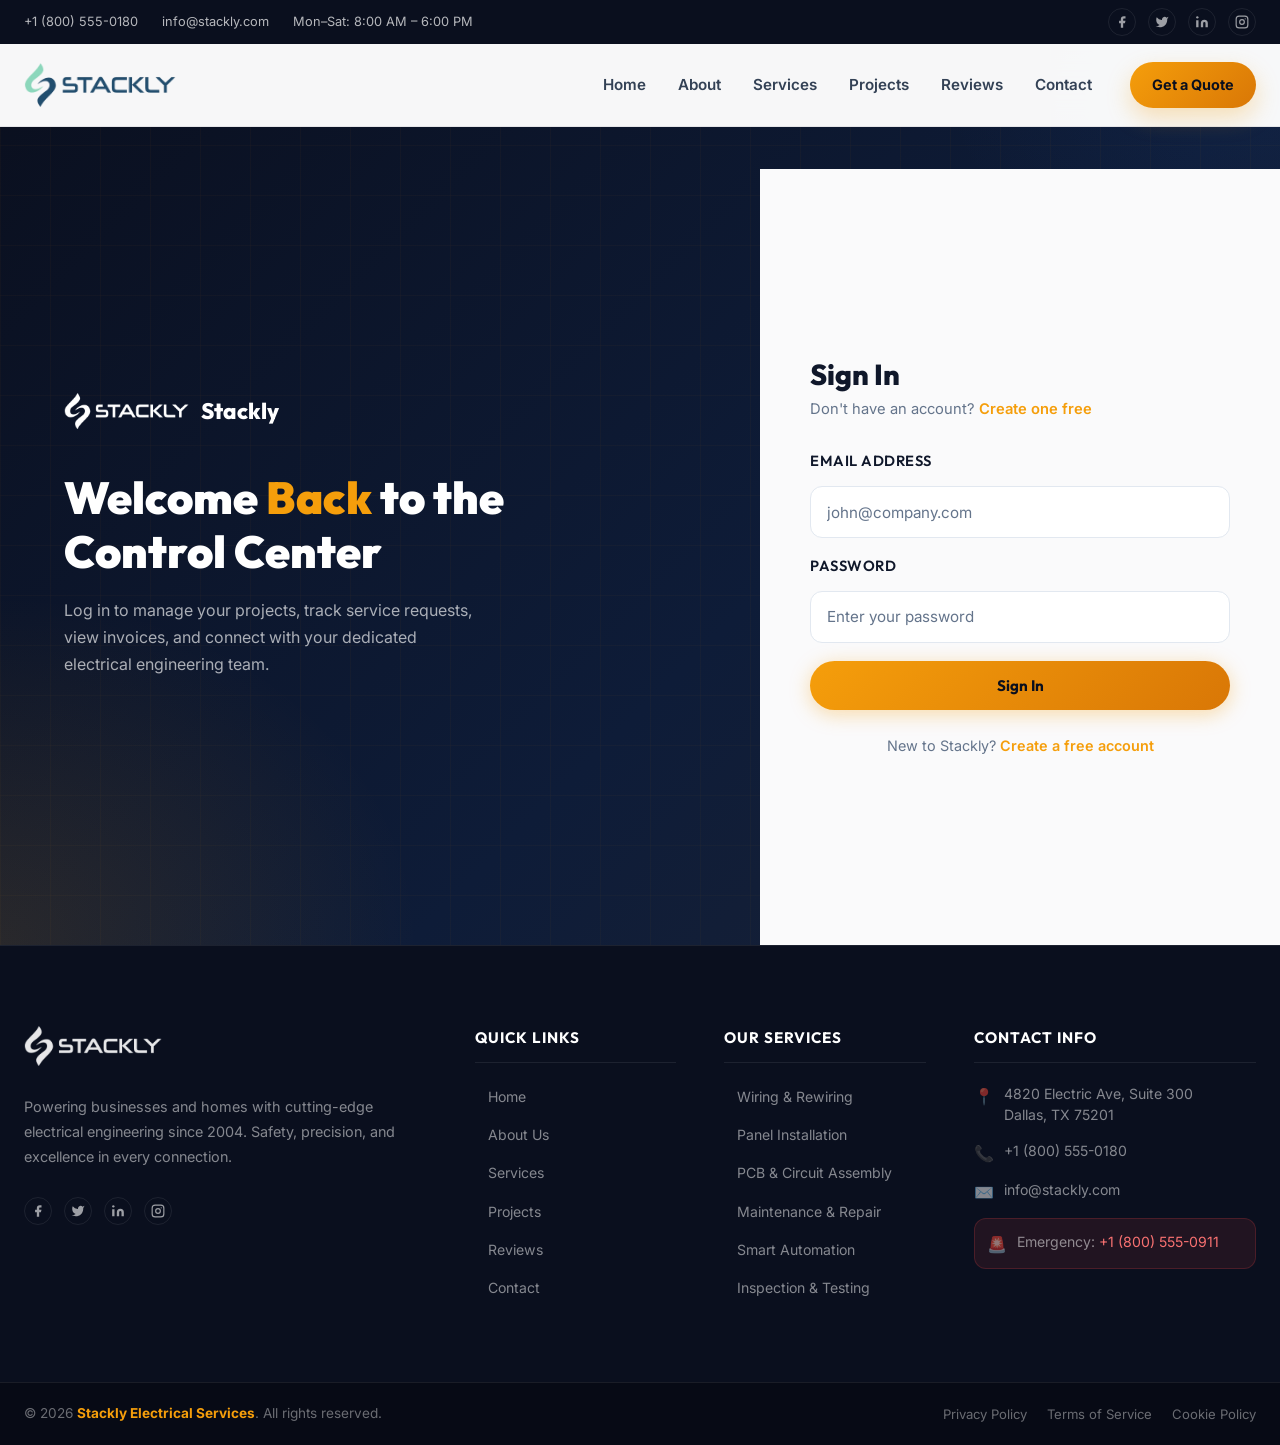
<file: login.html>
<!DOCTYPE html>
<html lang="en">
<head>
  <meta charset="UTF-8" />
  <meta name="viewport" content="width=device-width, initial-scale=1.0" />
  <meta name="description" content="Login to your Stackly Electrical Services account to manage projects, invoices, and service requests." />
  <title>Login – Stackly Electrical Services</title>

  <link rel="preconnect" href="https://fonts.googleapis.com" />
  <link rel="preconnect" href="https://fonts.gstatic.com" crossorigin />
  <link href="https://fonts.googleapis.com/css2?family=Outfit:wght@300;400;500;600;700;800;900&family=Inter:wght@300;400;500;600;700&display=swap" rel="stylesheet" />

  <link rel="stylesheet" href="style.css" />
  <link rel="stylesheet" href="pages.css" />
</head>
<body>

  <!-- TOP BAR -->
  <div class="topbar" id="topbar">
    <div class="topbar-inner container">
      <div class="topbar-left">
        <span class="topbar-item">+1 (800) 555-0180</span>
        <span class="topbar-item">info@stackly.com</span>
        <span class="topbar-item">Mon–Sat: 8:00 AM – 6:00 PM</span>
      </div>

      <div class="topbar-right">
        <a href="404.html" class="topbar-social" aria-label="Facebook">
          <svg width="14" height="14" viewBox="0 0 24 24" fill="currentColor">
            <path d="M18 2h-3a5 5 0 0 0-5 5v3H7v4h3v8h4v-8h3l1-4h-4V7a1 1 0 0 1 1-1h3z"/>
          </svg>
        </a>
        <a href="404.html" class="topbar-social" aria-label="Twitter">
          <svg width="14" height="14" viewBox="0 0 24 24" fill="currentColor">
            <path d="M23 3a10.9 10.9 0 0 1-3.14 1.53 4.48 4.48 0 0 0-7.86 3v1A10.66 10.66 0 0 1 3 4s-4 9 5 13a11.64 11.64 0 0 1-7 2c9 5 20 0 20-11.5a4.5 4.5 0 0 0-.08-.83A7.72 7.72 0 0 0 23 3z"/>
          </svg>
        </a>
        <a href="404.html" class="topbar-social" aria-label="LinkedIn">
          <svg width="14" height="14" viewBox="0 0 24 24" fill="currentColor">
            <path d="M16 8a6 6 0 0 1 6 6v7h-4v-7a2 2 0 0 0-2-2 2 2 0 0 0-2 2v7h-4v-7a6 6 0 0 1 6-6zM2 9h4v12H2z"/>
            <circle cx="4" cy="4" r="2"/>
          </svg>
        </a>
        <a href="404.html" class="topbar-social" aria-label="Instagram">
          <svg width="14" height="14" viewBox="0 0 24 24" fill="none" stroke="currentColor" stroke-width="2">
            <rect x="2" y="2" width="20" height="20" rx="5"/>
            <circle cx="12" cy="12" r="4"/>
            <circle cx="17.5" cy="6.5" r="1" fill="currentColor" stroke="none"/>
          </svg>
        </a>
      </div>
    </div>
  </div>

  <!-- NAVBAR -->
  <nav class="navbar" id="navbar">
    <div class="nav-inner container">
      <a href="index.html" class="nav-logo">
        <img src="Assets/logo.webp" alt="Stackly Logo" class="logo-img" />
      </a>

      <ul class="nav-links" id="nav-links">
        <li><a href="index.html" class="nav-link">Home</a></li>
        <li><a href="about.html" class="nav-link">About</a></li>
        <li><a href="services.html" class="nav-link">Services</a></li>
        <li><a href="projects.html" class="nav-link">Projects</a></li>
        <li><a href="reviews.html" class="nav-link">Reviews</a></li>
        <li><a href="contact.html" class="nav-link">Contact</a></li>
      </ul>

      <div class="nav-cta">
        <a href="contact.html" class="btn-quote">Get a Quote</a>

        <button class="hamburger" id="hamburger" aria-label="Toggle mobile menu" aria-expanded="false">
          <span></span>
          <span></span>
          <span></span>
        </button>
      </div>
    </div>

    <!-- MOBILE MENU -->
    <div class="mobile-backdrop" id="mobile-backdrop"></div>

    <div class="mobile-menu" id="mobile-menu" role="dialog" aria-modal="true">
      <div class="mobile-menu-header">
        <a href="index.html" class="mobile-menu-logo">
          <img src="Assets/logo.webp" alt="Stackly" class="mobile-logo-img" />
        </a>

        <button class="mobile-close-btn" id="mobile-close-btn" aria-label="Close menu">✕</button>
      </div>

      <div class="mobile-menu-inner">
        <a href="index.html" class="mobile-link">Home</a>
        <a href="about.html" class="mobile-link">About</a>
        <a href="services.html" class="mobile-link">Services</a>
        <a href="projects.html" class="mobile-link">Projects</a>
        <a href="reviews.html" class="mobile-link">Reviews</a>
        <a href="contact.html" class="mobile-link">Contact</a>
        <a href="signup.html" class="mobile-link">Sign Up</a>
      </div>

      <div class="mobile-menu-footer">
        <a href="login.html" class="mobile-btn-call">Login</a>
        <a href="signup.html" class="mobile-btn-quote">Create Account</a>
      </div>
    </div>
  </nav>

  <!-- AUTH PAGE -->
  <div class="auth-page">
    <div class="auth-grid-bg"></div>

    <div class="auth-left">
      <div class="auth-brand">
        <img src="Assets/logo.webp" alt="Stackly" />
        <span class="auth-brand-name">Stackly</span>
      </div>

      <h1 class="auth-headline">
        Welcome <span>Back</span> to the<br />Control Center
      </h1>

      <p class="auth-subtext">
        Log in to manage your projects, track service requests, view invoices, and connect with your dedicated electrical engineering team.
      </p>
    </div>

    <div class="auth-right">
      <div class="auth-form-card">
        <h2 class="auth-form-title">Sign In</h2>
        <p class="auth-form-sub">
          Don't have an account? <a href="signup.html">Create one free</a>
        </p>

        <form id="login-form" novalidate>
          <div class="form-group">
            <label class="form-label" for="login-email">Email Address</label>
            <input
              type="email"
              id="login-email"
              name="email"
              class="form-input"
              placeholder="john@company.com"
              required
            />
          </div>

          <div class="form-group">
            <label class="form-label" for="login-password">Password</label>
            <div class="password-field">
              <input
                type="password"
                id="login-password"
                name="password"
                class="form-input"
                placeholder="Enter your password"
                required
              />
            </div>
          </div>

          <button type="submit" class="form-submit-btn" id="login-submit-btn">
            Sign In
          </button>
        </form>

        <div class="auth-footer-link">
          New to Stackly? <a href="signup.html">Create a free account</a>
        </div>
      </div>
    </div>
  </div>

  <!-- FOOTER -->
  <footer class="footer" id="footer">
    <div class="footer-top">
      <div class="container">
        <div class="footer-grid">
          <div class="footer-brand">
            <a href="index.html" class="footer-logo-link" aria-label="Stackly Home">
              <img src="Assets/logo.webp" alt="Stackly Logo" class="footer-logo" />
            </a>
            <p class="footer-tagline">
              Powering businesses and homes with cutting-edge electrical engineering since 2004.
              Safety, precision, and excellence in every connection.
            </p>

            <div class="topbar-right">
        <a href="404.html" class="topbar-social" aria-label="Facebook">
          <svg width="14" height="14" viewBox="0 0 24 24" fill="currentColor">
            <path d="M18 2h-3a5 5 0 0 0-5 5v3H7v4h3v8h4v-8h3l1-4h-4V7a1 1 0 0 1 1-1h3z"/>
          </svg>
        </a>
        <a href="404.html" class="topbar-social" aria-label="Twitter">
          <svg width="14" height="14" viewBox="0 0 24 24" fill="currentColor">
            <path d="M23 3a10.9 10.9 0 0 1-3.14 1.53 4.48 4.48 0 0 0-7.86 3v1A10.66 10.66 0 0 1 3 4s-4 9 5 13a11.64 11.64 0 0 1-7 2c9 5 20 0 20-11.5a4.5 4.5 0 0 0-.08-.83A7.72 7.72 0 0 0 23 3z"/>
          </svg>
        </a>
        <a href="404.html" class="topbar-social" aria-label="LinkedIn">
          <svg width="14" height="14" viewBox="0 0 24 24" fill="currentColor">
            <path d="M16 8a6 6 0 0 1 6 6v7h-4v-7a2 2 0 0 0-2-2 2 2 0 0 0-2 2v7h-4v-7a6 6 0 0 1 6-6zM2 9h4v12H2z"/>
            <circle cx="4" cy="4" r="2"/>
          </svg>
        </a>
        <a href="404.html" class="topbar-social" aria-label="Instagram">
          <svg width="14" height="14" viewBox="0 0 24 24" fill="none" stroke="currentColor" stroke-width="2">
            <rect x="2" y="2" width="20" height="20" rx="5"/>
            <circle cx="12" cy="12" r="4"/>
            <circle cx="17.5" cy="6.5" r="1" fill="currentColor" stroke="none"/>
          </svg>
        </a>
      </div>
          </div>

          <div class="footer-col">
            <h4 class="footer-heading">Quick Links</h4>
            <ul class="footer-links">
              <li><a href="index.html">Home</a></li>
              <li><a href="about.html">About Us</a></li>
              <li><a href="services.html">Services</a></li>
              <li><a href="projects.html">Projects</a></li>
              <li><a href="reviews.html">Reviews</a></li>
              <li><a href="contact.html">Contact</a></li>
            </ul>
          </div>

          <div class="footer-col">
            <h4 class="footer-heading">Our Services</h4>
            <ul class="footer-links">
              <li><a href="services.html">Wiring &amp; Rewiring</a></li>
              <li><a href="services.html">Panel Installation</a></li>
              <li><a href="services.html">PCB &amp; Circuit Assembly</a></li>
              <li><a href="services.html">Maintenance &amp; Repair</a></li>
              <li><a href="services.html">Smart Automation</a></li>
              <li><a href="services.html">Inspection &amp; Testing</a></li>
            </ul>
          </div>

          <div class="footer-col">
            <h4 class="footer-heading">Contact Info</h4>
            <div class="footer-contact-list">
              <div class="footer-contact-item">
                <span class="footer-contact-icon">📍</span>
                <span>4820 Electric Ave, Suite 300<br />Dallas, TX 75201</span>
              </div>
              <div class="footer-contact-item">
                <span class="footer-contact-icon">📞</span>
                <a href="tel:+18005550180">+1 (800) 555-0180</a>
              </div>
              <div class="footer-contact-item">
                <span class="footer-contact-icon">✉️</span>
                <a href="mailto:info@stackly.com">info@stackly.com</a>
              </div>
              <div class="footer-contact-item footer-emergency">
                <span class="footer-contact-icon">🚨</span>
                <span>Emergency: <a href="tel:+18005550911">+1 (800) 555-0911</a></span>
              </div>
            </div>
          </div>
        </div>
      </div>
    </div>

    <div class="footer-bottom">
      <div class="container">
        <div class="footer-bottom-inner">
          <p class="footer-copy">© 2026 <strong>Stackly Electrical Services</strong>. All rights reserved.</p>
          <div class="footer-legal">
            <a href="#">Privacy Policy</a>
            <a href="#">Terms of Service</a>
            <a href="#">Cookie Policy</a>
          </div>
        </div>
      </div>
    </div>
  </footer>

  <!-- LOGIN SCRIPT -->
  <script>
    const loginForm = document.getElementById("login-form");

    loginForm.addEventListener("submit", function (e) {
      e.preventDefault();

      const email = document.getElementById("login-email").value.trim();

      if (!email) {
        alert("Please enter email");
        return;
      }

      let username = email.split("@")[0];
      username = username.charAt(0).toUpperCase() + username.slice(1);

      localStorage.setItem("dashboardUsername", username);

      window.location.href = "dashboard.html";
    });
  </script>

  <!-- MOBILE MENU SCRIPT -->
  <script>
    const hamburger = document.getElementById("hamburger");
    const mobileMenu = document.getElementById("mobile-menu");
    const mobileBackdrop = document.getElementById("mobile-backdrop");
    const mobileCloseBtn = document.getElementById("mobile-close-btn");

    function openMobileMenu() {
      mobileMenu.classList.add("open");
      mobileBackdrop.classList.add("show");
      hamburger.classList.add("open");
      hamburger.setAttribute("aria-expanded", "true");
      document.body.style.overflow = "hidden";
    }

    function closeMobileMenu() {
      mobileMenu.classList.remove("open");
      mobileBackdrop.classList.remove("show");
      hamburger.classList.remove("open");
      hamburger.setAttribute("aria-expanded", "false");
      document.body.style.overflow = "";
    }

    if (hamburger) {
      hamburger.addEventListener("click", function() {
        if (hamburger.classList.contains("open")) {
          closeMobileMenu();
        } else {
          openMobileMenu();
        }
      });
    }
    if (mobileCloseBtn) mobileCloseBtn.addEventListener("click", closeMobileMenu);
    if (mobileBackdrop) mobileBackdrop.addEventListener("click", closeMobileMenu);
  </script>

</body>
</html>
</file>
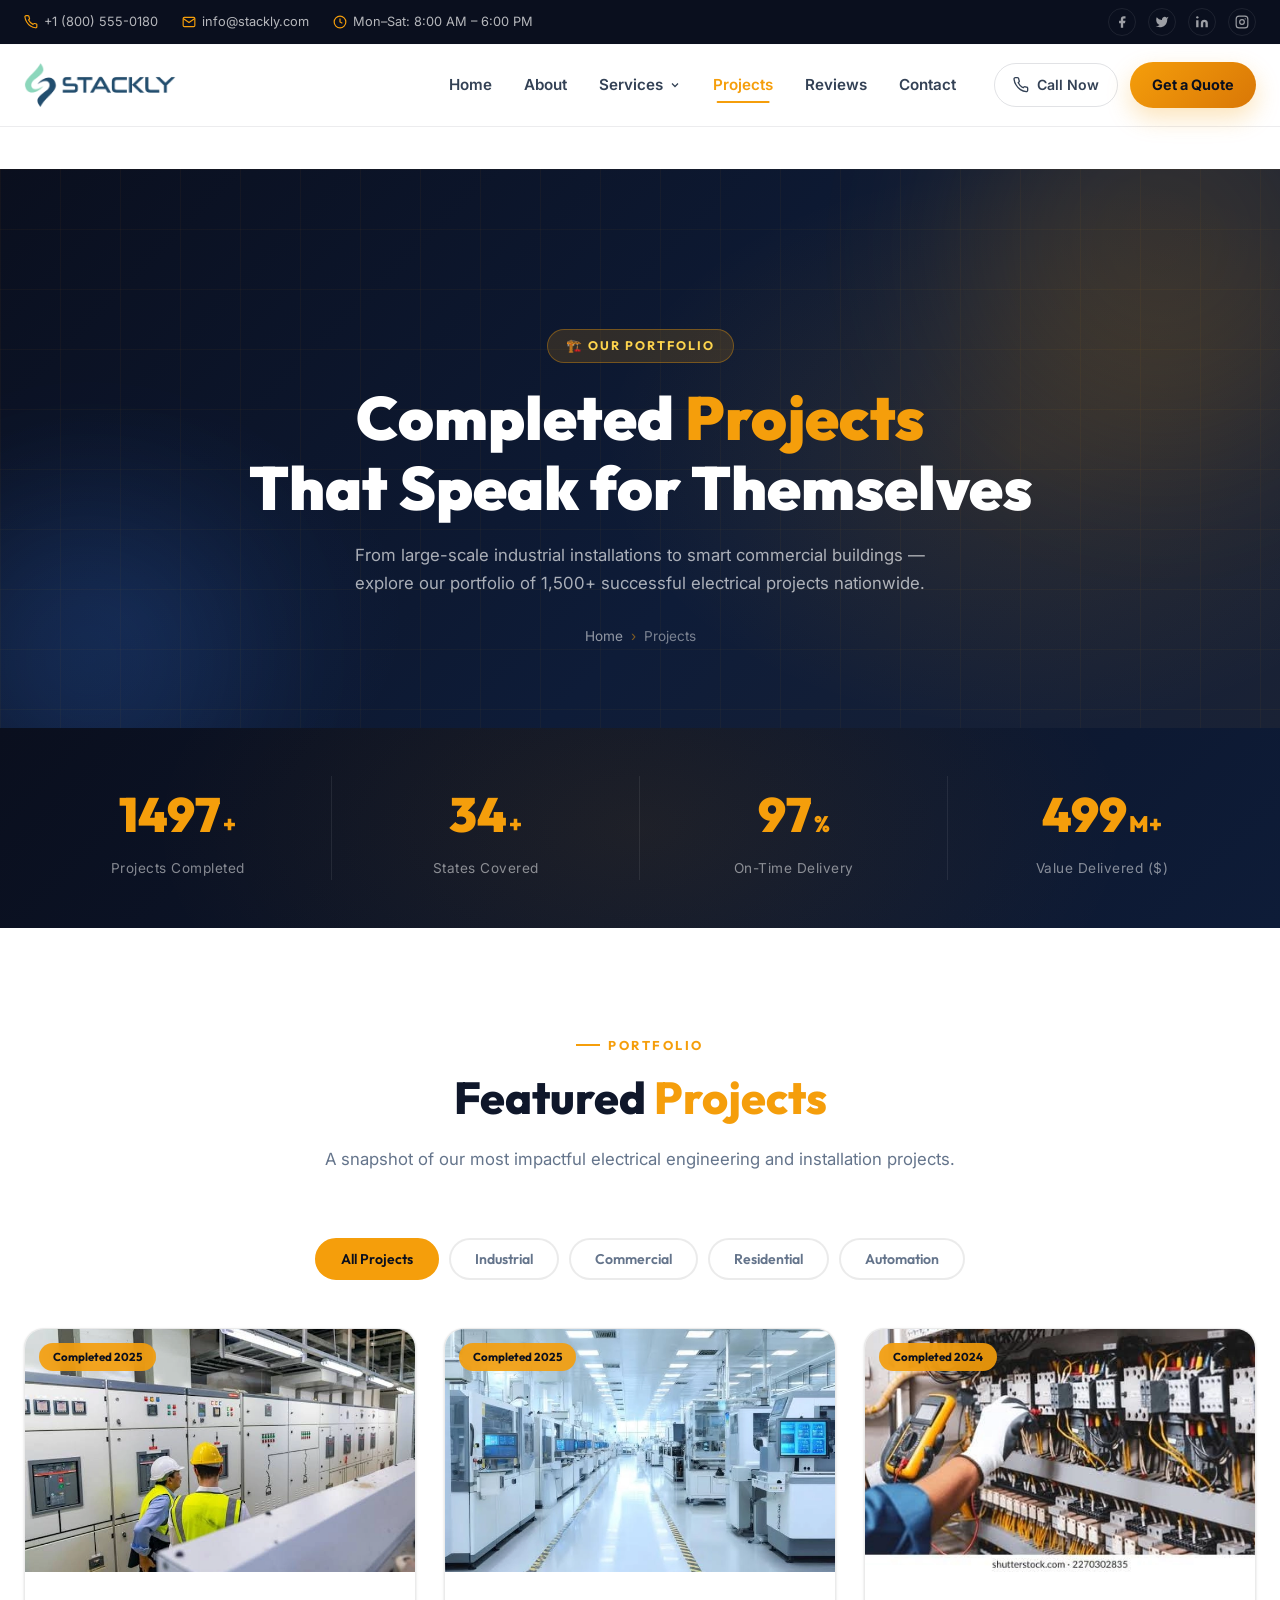
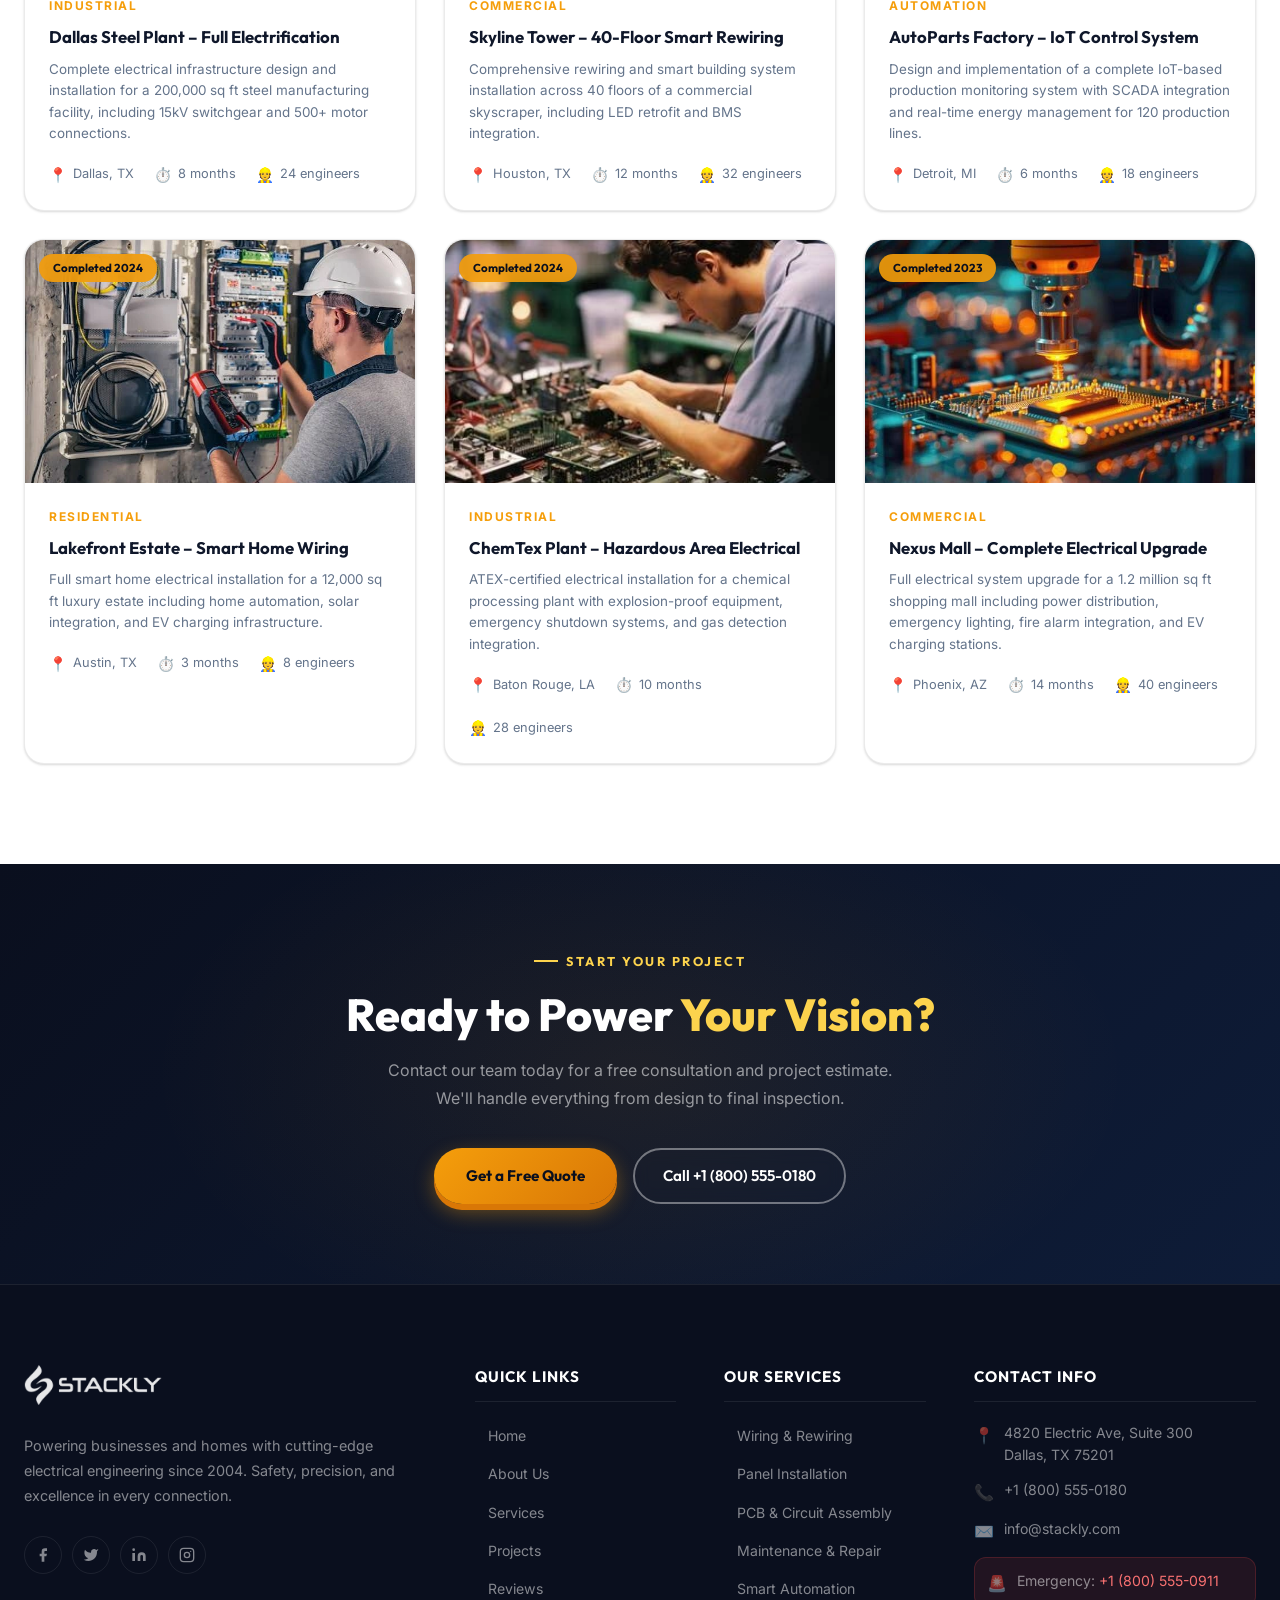
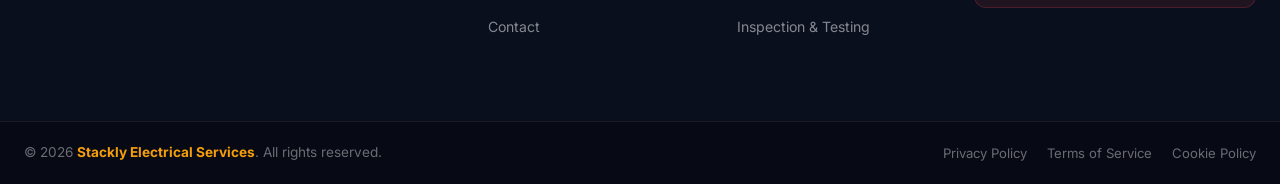
<file: projects.html>
<!DOCTYPE html>
<html lang="en">
<head>
  <meta charset="UTF-8" />
  <meta name="viewport" content="width=device-width, initial-scale=1.0" />
  <meta name="description" content="Stackly Electrical Services Projects – View our portfolio of industrial, commercial, and residential electrical projects." />
  <title>Projects – Stackly Electrical Services</title>
  <link rel="preconnect" href="https://fonts.googleapis.com" />
  <link rel="preconnect" href="https://fonts.gstatic.com" crossorigin />
  <link href="https://fonts.googleapis.com/css2?family=Outfit:wght@300;400;500;600;700;800;900&family=Inter:wght@300;400;500;600;700&display=swap" rel="stylesheet" />
  <link rel="stylesheet" href="style.css" />
  <link rel="stylesheet" href="pages.css" />
</head>
<body>

  <!-- TOP BAR -->
  <div class="topbar" id="topbar">
    <div class="topbar-inner container">
      <div class="topbar-left">
        <span class="topbar-item"><svg width="14" height="14" viewBox="0 0 24 24" fill="none" stroke="currentColor" stroke-width="2"><path d="M22 16.92v3a2 2 0 0 1-2.18 2 19.79 19.79 0 0 1-8.63-3.07A19.5 19.5 0 0 1 4.69 12 19.79 19.79 0 0 1 1.62 3.45 2 2 0 0 1 3.6 1h3a2 2 0 0 1 2 1.72 12.84 12.84 0 0 0 .7 2.81 2 2 0 0 1-.45 2.11L7.91 8.56A16 16 0 0 0 15.44 16.1l.96-.96a2 2 0 0 1 2.11-.45 12.84 12.84 0 0 0 2.81.7A2 2 0 0 1 22 16.92z"/></svg>+1 (800) 555-0180</span>
        <span class="topbar-item"><svg width="14" height="14" viewBox="0 0 24 24" fill="none" stroke="currentColor" stroke-width="2"><path d="M4 4h16c1.1 0 2 .9 2 2v12c0 1.1-.9 2-2 2H4c-1.1 0-2-.9-2-2V6c0-1.1.9-2 2-2z"/><polyline points="22,6 12,13 2,6"/></svg>info@stackly.com</span>
        <span class="topbar-item"><svg width="14" height="14" viewBox="0 0 24 24" fill="none" stroke="currentColor" stroke-width="2"><circle cx="12" cy="12" r="10"/><polyline points="12 6 12 12 16 14"/></svg>Mon–Sat: 8:00 AM – 6:00 PM</span>
      </div>
      <div class="topbar-right">
        <a href="404.html" class="topbar-social" aria-label="Facebook"><svg width="14" height="14" viewBox="0 0 24 24" fill="currentColor"><path d="M18 2h-3a5 5 0 0 0-5 5v3H7v4h3v8h4v-8h3l1-4h-4V7a1 1 0 0 1 1-1h3z"/></svg></a>
        <a href="404.html" class="topbar-social" aria-label="Twitter"><svg width="14" height="14" viewBox="0 0 24 24" fill="currentColor"><path d="M23 3a10.9 10.9 0 0 1-3.14 1.53 4.48 4.48 0 0 0-7.86 3v1A10.66 10.66 0 0 1 3 4s-4 9 5 13a11.64 11.64 0 0 1-7 2c9 5 20 0 20-11.5a4.5 4.5 0 0 0-.08-.83A7.72 7.72 0 0 0 23 3z"/></svg></a>
        <a href="404.html" class="topbar-social" aria-label="LinkedIn"><svg width="14" height="14" viewBox="0 0 24 24" fill="currentColor"><path d="M16 8a6 6 0 0 1 6 6v7h-4v-7a2 2 0 0 0-2-2 2 2 0 0 0-2 2v7h-4v-7a6 6 0 0 1 6-6zM2 9h4v12H2z"/><circle cx="4" cy="4" r="2"/></svg></a>
        <a href="404.html" class="topbar-social" aria-label="Instagram"><svg width="14" height="14" viewBox="0 0 24 24" fill="none" stroke="currentColor" stroke-width="2"><rect x="2" y="2" width="20" height="20" rx="5"/><circle cx="12" cy="12" r="4"/><circle cx="17.5" cy="6.5" r="1" fill="currentColor" stroke="none"/></svg></a>
      </div>
    </div>
  </div>

  <!-- NAVBAR -->
  <nav class="navbar" id="navbar">
    <div class="nav-inner container">
      <a href="index.html" class="nav-logo"><img src="Assets/logo.webp" alt="Stackly Logo" class="logo-img" /></a>
      <ul class="nav-links" id="nav-links">
        <li><a href="index.html" class="nav-link">Home</a></li>
        <li><a href="about.html" class="nav-link">About</a></li>
        <li class="dropdown">
          <a href="services.html" class="nav-link dropdown-trigger">Services <svg class="dropdown-arrow" width="12" height="12" viewBox="0 0 24 24" fill="none" stroke="currentColor" stroke-width="2.5"><polyline points="6 9 12 15 18 9"/></svg></a>
          <div class="dropdown-menu"><div class="dropdown-inner">
            <a href="services.html" class="dropdown-item"><span class="dropdown-icon">⚡</span><span><strong>Wiring &amp; Rewiring</strong><small>Complete wiring solutions</small></span></a>
            <a href="services.html" class="dropdown-item"><span class="dropdown-icon">🔌</span><span><strong>Panel Installation</strong><small>Industrial control panels</small></span></a>
            <a href="services.html" class="dropdown-item"><span class="dropdown-icon">🏭</span><span><strong>Industrial Services</strong><small>Factory &amp; plant electrical</small></span></a>
            <a href="services.html" class="dropdown-item"><span class="dropdown-icon">🔧</span><span><strong>Maintenance &amp; Repair</strong><small>24/7 emergency service</small></span></a>
            <a href="services.html" class="dropdown-item"><span class="dropdown-icon">📡</span><span><strong>Smart Automation</strong><small>IoT &amp; smart systems</small></span></a>
            <a href="services.html" class="dropdown-item"><span class="dropdown-icon">🔍</span><span><strong>Inspection &amp; Testing</strong><small>Safety compliance checks</small></span></a>
          </div></div>
        </li>
        <li><a href="projects.html" class="nav-link active">Projects</a></li>
        <li><a href="reviews.html" class="nav-link">Reviews</a></li>
        <li><a href="contact.html" class="nav-link">Contact</a></li>
      </ul>
      <div class="nav-cta">
       <a href="404.html" class="btn-call">
  <svg width="16" height="16" viewBox="0 0 24 24" fill="none" stroke="currentColor" stroke-width="2">
    <path d="M22 16.92v3a2 2 0 0 1-2.18 2 19.79 19.79 0 0 1-8.63-3.07A19.5 19.5 0 0 1 4.69 12 19.79 19.79 0 0 1 1.62 3.45 2 2 0 0 1 3.6 1h3a2 2 0 0 1 2 1.72 12.84 12.84 0 0 0 .7 2.81 2 2 0 0 1-.45 2.11L7.91 8.56A16 16 0 0 0 15.44 16.1l.96-.96a2 2 0 0 1 2.11-.45 12.84 12.84 0 0 0 2.81.7A2 2 0 0 1 22 16.92z"/>
  </svg>
  Call Now
</a>
        <a href="contact.html" class="btn-quote">Get a Quote</a>
        <button class="hamburger" id="hamburger" aria-label="Toggle mobile menu" aria-expanded="false"><span></span><span></span><span></span></button>
        <div class="mobile-backdrop" id="mobile-backdrop"></div>
        <div class="mobile-menu" id="mobile-menu" role="dialog" aria-modal="true">
          <div class="mobile-menu-header"><a href="index.html" class="mobile-menu-logo"><img src="Assets/logo.webp" alt="Stackly" class="mobile-logo-img" /></a><button class="mobile-close-btn" id="mobile-close-btn" aria-label="Close menu"><svg width="22" height="22" viewBox="0 0 24 24" fill="none" stroke="currentColor" stroke-width="2.5" stroke-linecap="round"><line x1="18" y1="6" x2="6" y2="18"/><line x1="6" y1="6" x2="18" y2="18"/></svg></button></div>
          <div class="mobile-menu-inner">
            <a href="index.html" class="mobile-link"><span class="mobile-link-icon">🏠</span> Home</a>
            <a href="about.html" class="mobile-link"><span class="mobile-link-icon">🏢</span> About</a>
            <div class="mobile-accordion"><button class="mobile-accordion-btn" id="mobile-services-btn"><span class="mobile-link-content"><span class="mobile-link-icon">⚡</span> Services</span><svg class="mobile-accordion-arrow" width="14" height="14" viewBox="0 0 24 24" fill="none" stroke="currentColor" stroke-width="2.5"><polyline points="6 9 12 15 18 9"/></svg></button><div class="mobile-accordion-content" id="mobile-services-content"><a href="services.html" class="mobile-sub-link">⚡ Wiring &amp; Rewiring</a><a href="services.html" class="mobile-sub-link">🔌 Panel Installation</a><a href="services.html" class="mobile-sub-link">🏭 Industrial Services</a><a href="services.html" class="mobile-sub-link">🔧 Maintenance &amp; Repair</a><a href="services.html" class="mobile-sub-link">📡 Smart Automation</a><a href="services.html" class="mobile-sub-link">🔍 Inspection &amp; Testing</a></div></div>
            <a href="projects.html" class="mobile-link"><span class="mobile-link-icon">🏗️</span> Projects</a>
            <a href="reviews.html" class="mobile-link"><span class="mobile-link-icon">⭐</span> Reviews</a>
            <a href="contact.html" class="mobile-link"><span class="mobile-link-icon">📩</span> Contact</a>
            <a href="login.html" class="mobile-link"><span class="mobile-link-icon">🔐</span> Login</a>
          </div>
          <div class="mobile-menu-footer">
            <a href="tel:+18005550180" class="mobile-btn-call">📞 Call Now</a>
            <a href="login.html" class="mobile-btn-quote">Get a Quote</a>
            <div class="mobile-menu-socials">
              <a href="404.html" class="mobile-social" aria-label="Facebook"><svg width="16" height="16" viewBox="0 0 24 24" fill="currentColor"><path d="M18 2h-3a5 5 0 0 0-5 5v3H7v4h3v8h4v-8h3l1-4h-4V7a1 1 0 0 1 1-1h3z"/></svg></a>
              <a href="404.html" class="mobile-social" aria-label="Twitter"><svg width="16" height="16" viewBox="0 0 24 24" fill="currentColor"><path d="M23 3a10.9 10.9 0 0 1-3.14 1.53 4.48 4.48 0 0 0-7.86 3v1A10.66 10.66 0 0 1 3 4s-4 9 5 13a11.64 11.64 0 0 1-7 2c9 5 20 0 20-11.5a4.5 4.5 0 0 0-.08-.83A7.72 7.72 0 0 0 23 3z"/></svg></a>
              <a href="404.html" class="mobile-social" aria-label="LinkedIn"><svg width="16" height="16" viewBox="0 0 24 24" fill="currentColor"><path d="M16 8a6 6 0 0 1 6 6v7h-4v-7a2 2 0 0 0-2-2 2 2 0 0 0-2 2v7h-4v-7a6 6 0 0 1 6-6zM2 9h4v12H2z"/><circle cx="4" cy="4" r="2"/></svg></a>
              <a href="404.html" class="mobile-social" aria-label="Instagram"><svg width="16" height="16" viewBox="0 0 24 24" fill="none" stroke="currentColor" stroke-width="2"><rect x="2" y="2" width="20" height="20" rx="5"/><circle cx="12" cy="12" r="4"/><circle cx="17.5" cy="6.5" r="1" fill="currentColor" stroke="none"/></svg></a>
            </div>
          </div>
        </div>
      </div>
    </div>
  </nav>

  <!-- PAGE HERO -->
  <section class="page-hero">
    <div class="hero-orb orb-1"></div>
    <div class="hero-orb orb-2"></div>
    <div class="page-hero-grid"></div>
    <div class="container page-hero-content">
      <div class="page-hero-label">🏗️ Our Portfolio</div>
      <h1 class="page-hero-title">Completed <span>Projects</span><br/>That Speak for Themselves</h1>
      <p class="page-hero-desc">From large-scale industrial installations to smart commercial buildings — explore our portfolio of 1,500+ successful electrical projects nationwide.</p>
      <div class="page-breadcrumb"><a href="index.html">Home</a><span class="sep">›</span><span>Projects</span></div>
    </div>
  </section>

  <!-- STATS BANNER -->
  <section class="stats-banner" style="padding: 48px 0;">
    <div class="container">
      <div class="stats-banner-grid">
        <div class="stat-banner-item"><div class="stat-banner-num"><span class="stat-count" data-target="1500">1500</span><span class="stat-banner-suffix">+</span></div><div class="stat-banner-label">Projects Completed</div></div>
        <div class="stat-banner-item"><div class="stat-banner-num"><span class="stat-count" data-target="35">35</span><span class="stat-banner-suffix">+</span></div><div class="stat-banner-label">States Covered</div></div>
        <div class="stat-banner-item"><div class="stat-banner-num"><span class="stat-count" data-target="98">98</span><span class="stat-banner-suffix">%</span></div><div class="stat-banner-label">On-Time Delivery</div></div>
        <div class="stat-banner-item"><div class="stat-banner-num"><span class="stat-count" data-target="500">500</span><span class="stat-banner-suffix">M+</span></div><div class="stat-banner-label">Value Delivered ($)</div></div>
      </div>
    </div>
  </section>

  <!-- PROJECTS GRID -->
  <section class="projects-page-section">
    <div class="container">
      <div class="section-header">
        <div class="section-label">Portfolio</div>
        <h2 class="section-title">Featured <span class="text-accent">Projects</span></h2>
        <p class="section-subtitle">A snapshot of our most impactful electrical engineering and installation projects.</p>
      </div>

      <div class="projects-filters-wrap">
        <button class="pf-btn active" data-filter="all">All Projects</button>
        <button class="pf-btn" data-filter="industrial">Industrial</button>
        <button class="pf-btn" data-filter="commercial">Commercial</button>
        <button class="pf-btn" data-filter="residential">Residential</button>
        <button class="pf-btn" data-filter="automation">Automation</button>
      </div>

      <div class="projects-page-grid">
        <div class="project-page-card reveal-up" data-category="industrial">
          <div class="ppc-img">
            <img src="Assets/images (22).webp" alt="Steel Plant Electrification" />
            <span class="ppc-badge">Completed 2025</span>
          </div>
          <div class="ppc-body">
            <div class="ppc-category">Industrial</div>
            <h3 class="ppc-title">Dallas Steel Plant – Full Electrification</h3>
            <p class="ppc-desc">Complete electrical infrastructure design and installation for a 200,000 sq ft steel manufacturing facility, including 15kV switchgear and 500+ motor connections.</p>
            <div class="ppc-meta">
              <span class="ppc-meta-item"><span>📍</span> Dallas, TX</span>
              <span class="ppc-meta-item"><span>⏱️</span> 8 months</span>
              <span class="ppc-meta-item"><span>👷</span> 24 engineers</span>
            </div>
          </div>
        </div>
        <div class="project-page-card reveal-up" data-delay="100" data-category="commercial">
          <div class="ppc-img">
            <img src="Assets/images (23).webp" alt="Office Tower Rewiring" />
            <span class="ppc-badge">Completed 2025</span>
          </div>
          <div class="ppc-body">
            <div class="ppc-category">Commercial</div>
            <h3 class="ppc-title">Skyline Tower – 40-Floor Smart Rewiring</h3>
            <p class="ppc-desc">Comprehensive rewiring and smart building system installation across 40 floors of a commercial skyscraper, including LED retrofit and BMS integration.</p>
            <div class="ppc-meta">
              <span class="ppc-meta-item"><span>📍</span> Houston, TX</span>
              <span class="ppc-meta-item"><span>⏱️</span> 12 months</span>
              <span class="ppc-meta-item"><span>👷</span> 32 engineers</span>
            </div>
          </div>
        </div>
        <div class="project-page-card reveal-up" data-delay="200" data-category="automation">
          <div class="ppc-img">
            <img src="Assets/images (24).webp" alt="Factory Automation" />
            <span class="ppc-badge">Completed 2024</span>
          </div>
          <div class="ppc-body">
            <div class="ppc-category">Automation</div>
            <h3 class="ppc-title">AutoParts Factory – IoT Control System</h3>
            <p class="ppc-desc">Design and implementation of a complete IoT-based production monitoring system with SCADA integration and real-time energy management for 120 production lines.</p>
            <div class="ppc-meta">
              <span class="ppc-meta-item"><span>📍</span> Detroit, MI</span>
              <span class="ppc-meta-item"><span>⏱️</span> 6 months</span>
              <span class="ppc-meta-item"><span>👷</span> 18 engineers</span>
            </div>
          </div>
        </div>
        <div class="project-page-card reveal-up" data-category="residential">
          <div class="ppc-img">
            <img src="Assets/images (25).webp" alt="Luxury Estate Wiring" />
            <span class="ppc-badge">Completed 2024</span>
          </div>
          <div class="ppc-body">
            <div class="ppc-category">Residential</div>
            <h3 class="ppc-title">Lakefront Estate – Smart Home Wiring</h3>
            <p class="ppc-desc">Full smart home electrical installation for a 12,000 sq ft luxury estate including home automation, solar integration, and EV charging infrastructure.</p>
            <div class="ppc-meta">
              <span class="ppc-meta-item"><span>📍</span> Austin, TX</span>
              <span class="ppc-meta-item"><span>⏱️</span> 3 months</span>
              <span class="ppc-meta-item"><span>👷</span> 8 engineers</span>
            </div>
          </div>
        </div>
        <div class="project-page-card reveal-up" data-delay="100" data-category="industrial">
          <div class="ppc-img">
            <img src="Assets/images (26).webp" alt="Chemical Plant Electrical" />
            <span class="ppc-badge">Completed 2024</span>
          </div>
          <div class="ppc-body">
            <div class="ppc-category">Industrial</div>
            <h3 class="ppc-title">ChemTex Plant – Hazardous Area Electrical</h3>
            <p class="ppc-desc">ATEX-certified electrical installation for a chemical processing plant with explosion-proof equipment, emergency shutdown systems, and gas detection integration.</p>
            <div class="ppc-meta">
              <span class="ppc-meta-item"><span>📍</span> Baton Rouge, LA</span>
              <span class="ppc-meta-item"><span>⏱️</span> 10 months</span>
              <span class="ppc-meta-item"><span>👷</span> 28 engineers</span>
            </div>
          </div>
        </div>
        <div class="project-page-card reveal-up" data-delay="200" data-category="commercial">
          <div class="ppc-img">
            <img src="Assets/images (27).webp" alt="Shopping Mall Electrical" />
            <span class="ppc-badge">Completed 2023</span>
          </div>
          <div class="ppc-body">
            <div class="ppc-category">Commercial</div>
            <h3 class="ppc-title">Nexus Mall – Complete Electrical Upgrade</h3>
            <p class="ppc-desc">Full electrical system upgrade for a 1.2 million sq ft shopping mall including power distribution, emergency lighting, fire alarm integration, and EV charging stations.</p>
            <div class="ppc-meta">
              <span class="ppc-meta-item"><span>📍</span> Phoenix, AZ</span>
              <span class="ppc-meta-item"><span>⏱️</span> 14 months</span>
              <span class="ppc-meta-item"><span>👷</span> 40 engineers</span>
            </div>
          </div>
        </div>
      </div>
    </div>
  </section>

  <!-- CTA SECTION -->
  <section style="padding: 80px 0; background: linear-gradient(135deg, var(--dark), var(--navy)); text-align: center; position: relative; overflow: hidden;">
    <div style="position:absolute;inset:0;background:radial-gradient(ellipse 700px 400px at 50% 50%,rgba(245,158,11,0.08) 0%,transparent 70%);"></div>
    <div class="container" style="position:relative;z-index:1;">
      <div class="section-label light" style="justify-content:center;">Start Your Project</div>
      <h2 class="section-title light" style="margin-bottom:16px;">Ready to Power <span class="text-accent-light">Your Vision?</span></h2>
      <p style="color:rgba(255,255,255,0.55);max-width:540px;margin:0 auto 36px;font-size:1rem;line-height:1.7;">Contact our team today for a free consultation and project estimate. We'll handle everything from design to final inspection.</p>
      <div style="display:flex;gap:16px;justify-content:center;flex-wrap:wrap;">
        <a href="contact.html" class="btn-primary hero-btn-3d">Get a Free Quote</a>
        <a href="tel:+18005550180" class="btn-outline-hero">Call +1 (800) 555-0180</a>
      </div>
    </div>
  </section>

  <!-- FOOTER -->
  <footer class="footer" id="footer">
    <div class="footer-top">
      <div class="container">
        <div class="footer-grid">
          <div class="footer-brand">
            <a href="index.html" class="footer-logo-link" aria-label="Stackly Home">
              <img src="Assets/logo.webp" alt="Stackly Logo" class="footer-logo" />
            </a>
            <p class="footer-tagline">Powering businesses and homes with cutting-edge electrical engineering since 2004. Safety, precision, and excellence in every connection.</p>
            <div class="footer-socials">
              <a href="404.html" class="footer-social" aria-label="Facebook"><svg width="16" height="16" viewBox="0 0 24 24" fill="currentColor"><path d="M18 2h-3a5 5 0 0 0-5 5v3H7v4h3v8h4v-8h3l1-4h-4V7a1 1 0 0 1 1-1h3z"/></svg></a>
              <a href="404.html" class="footer-social" aria-label="Twitter"><svg width="16" height="16" viewBox="0 0 24 24" fill="currentColor"><path d="M23 3a10.9 10.9 0 0 1-3.14 1.53 4.48 4.48 0 0 0-7.86 3v1A10.66 10.66 0 0 1 3 4s-4 9 5 13a11.64 11.64 0 0 1-7 2c9 5 20 0 20-11.5a4.5 4.5 0 0 0-.08-.83A7.72 7.72 0 0 0 23 3z"/></svg></a>
              <a href="404.html" class="footer-social" aria-label="LinkedIn"><svg width="16" height="16" viewBox="0 0 24 24" fill="currentColor"><path d="M16 8a6 6 0 0 1 6 6v7h-4v-7a2 2 0 0 0-2-2 2 2 0 0 0-2 2v7h-4v-7a6 6 0 0 1 6-6zM2 9h4v12H2z"/><circle cx="4" cy="4" r="2"/></svg></a>
              <a href="404.html" class="footer-social" aria-label="Instagram"><svg width="16" height="16" viewBox="0 0 24 24" fill="none" stroke="currentColor" stroke-width="2"><rect x="2" y="2" width="20" height="20" rx="5"/><circle cx="12" cy="12" r="4"/><circle cx="17.5" cy="6.5" r="1" fill="currentColor" stroke="none"/></svg></a>
            </div>
          </div>
          <div class="footer-col">
            <h4 class="footer-heading">Quick Links</h4>
            <ul class="footer-links">
              <li><a href="index.html">Home</a></li>
              <li><a href="about.html">About Us</a></li>
              <li><a href="services.html">Services</a></li>
              <li><a href="projects.html">Projects</a></li>
              <li><a href="reviews.html">Reviews</a></li>
              <li><a href="contact.html">Contact</a></li>
            </ul>
          </div>
          <div class="footer-col">
            <h4 class="footer-heading">Our Services</h4>
            <ul class="footer-links">
              <li><a href="services.html">Wiring &amp; Rewiring</a></li>
              <li><a href="services.html">Panel Installation</a></li>
              <li><a href="services.html">PCB &amp; Circuit Assembly</a></li>
              <li><a href="services.html">Maintenance &amp; Repair</a></li>
              <li><a href="services.html">Smart Automation</a></li>
              <li><a href="services.html">Inspection &amp; Testing</a></li>
            </ul>
          </div>
          <div class="footer-col">
            <h4 class="footer-heading">Contact Info</h4>
            <div class="footer-contact-list">
              <div class="footer-contact-item"><span class="footer-contact-icon">📍</span><span>4820 Electric Ave, Suite 300<br/>Dallas, TX 75201</span></div>
              <div class="footer-contact-item"><span class="footer-contact-icon">📞</span><a href="tel:+18005550180">+1 (800) 555-0180</a></div>
              <div class="footer-contact-item"><span class="footer-contact-icon">✉️</span><a href="mailto:info@stackly.com">info@stackly.com</a></div>
              <div class="footer-contact-item footer-emergency"><span class="footer-contact-icon">🚨</span><span>Emergency: <a href="tel:+18005550911">+1 (800) 555-0911</a></span></div>
            </div>
          </div>
        </div>
      </div>
    </div>
    <div class="footer-bottom">
      <div class="container">
        <div class="footer-bottom-inner">
          <p class="footer-copy">© 2026 <strong>Stackly Electrical Services</strong>. All rights reserved.</p>
          <div class="footer-legal">
            <a href="404.html">Privacy Policy</a>
            <a href="404.html">Terms of Service</a>
            <a href="404.html">Cookie Policy</a>
          </div>
        </div>
      </div>
    </div>
  </footer>

  <button class="back-to-top" id="back-to-top" aria-label="Back to top"><svg width="20" height="20" viewBox="0 0 24 24" fill="none" stroke="currentColor" stroke-width="2.5"><polyline points="18 15 12 9 6 15"/></svg></button>
  <script src="pages.js"></script>
</body>
</html>
</file>
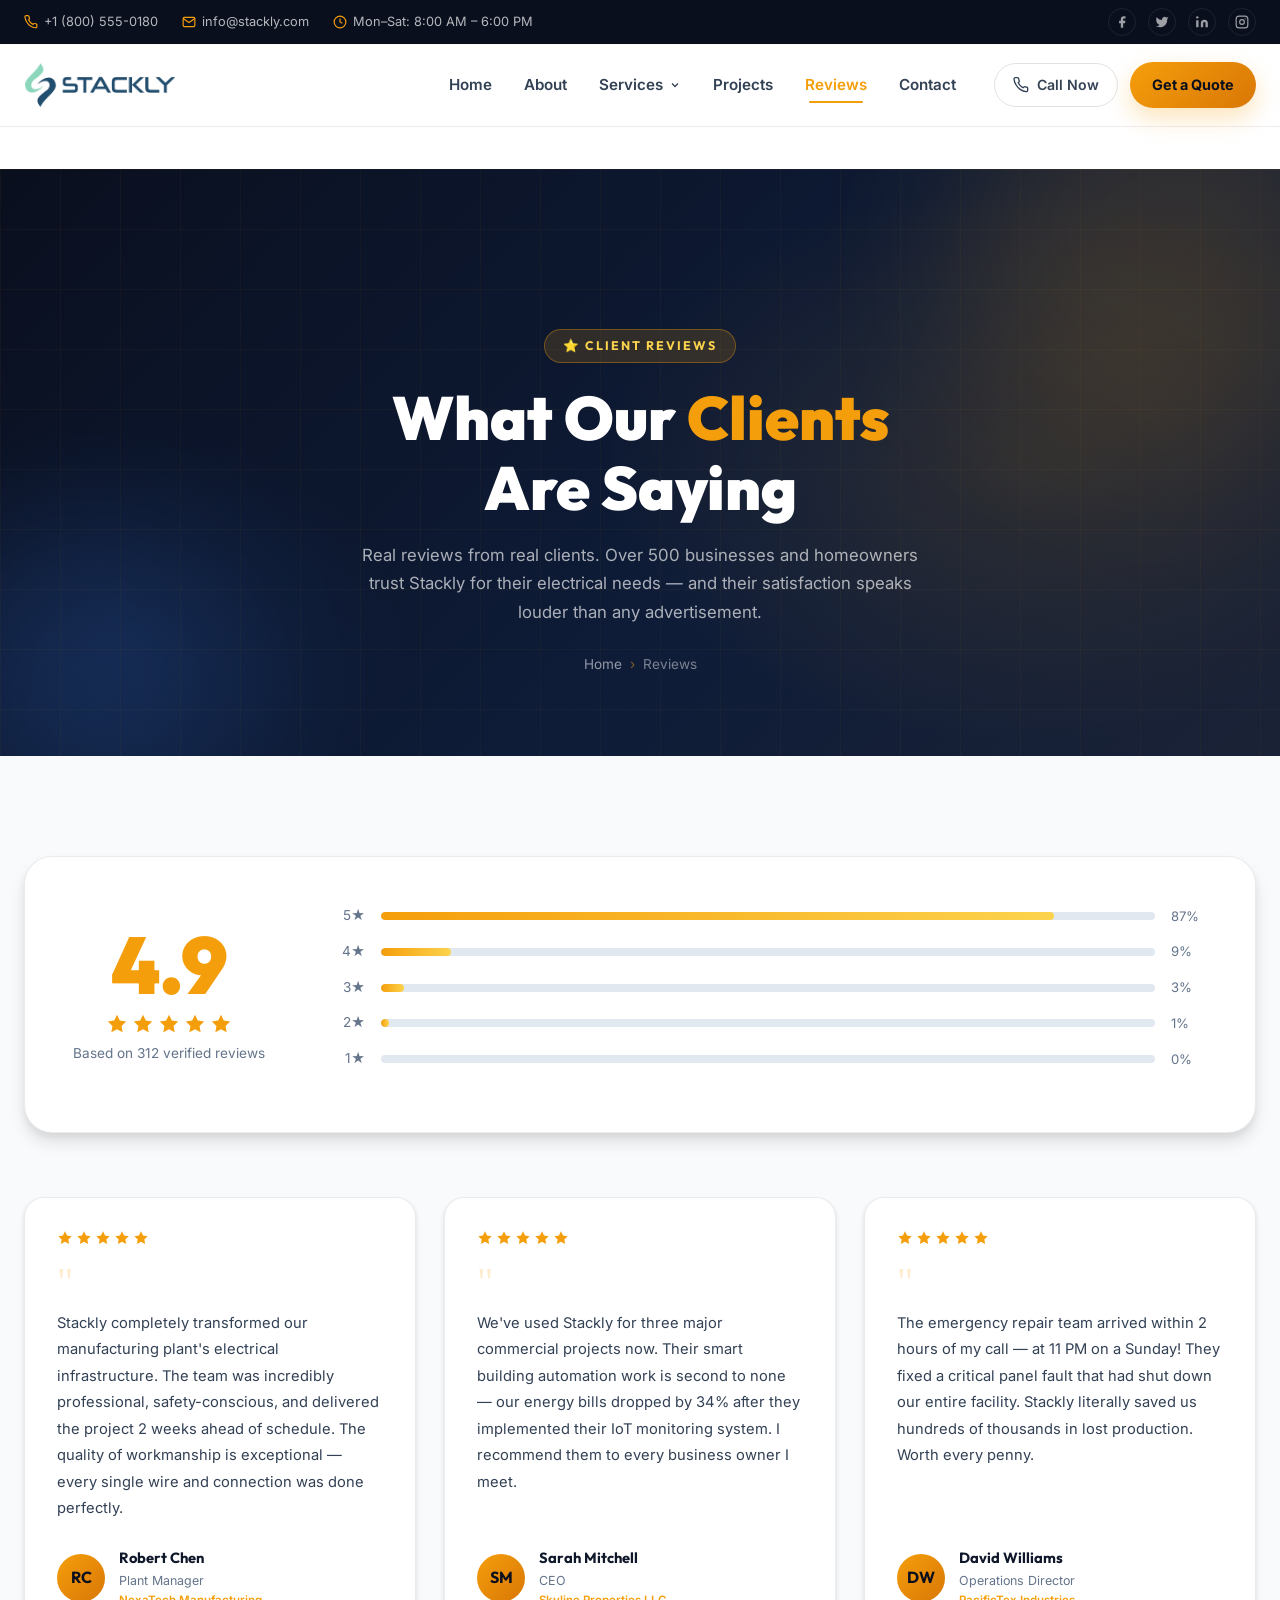
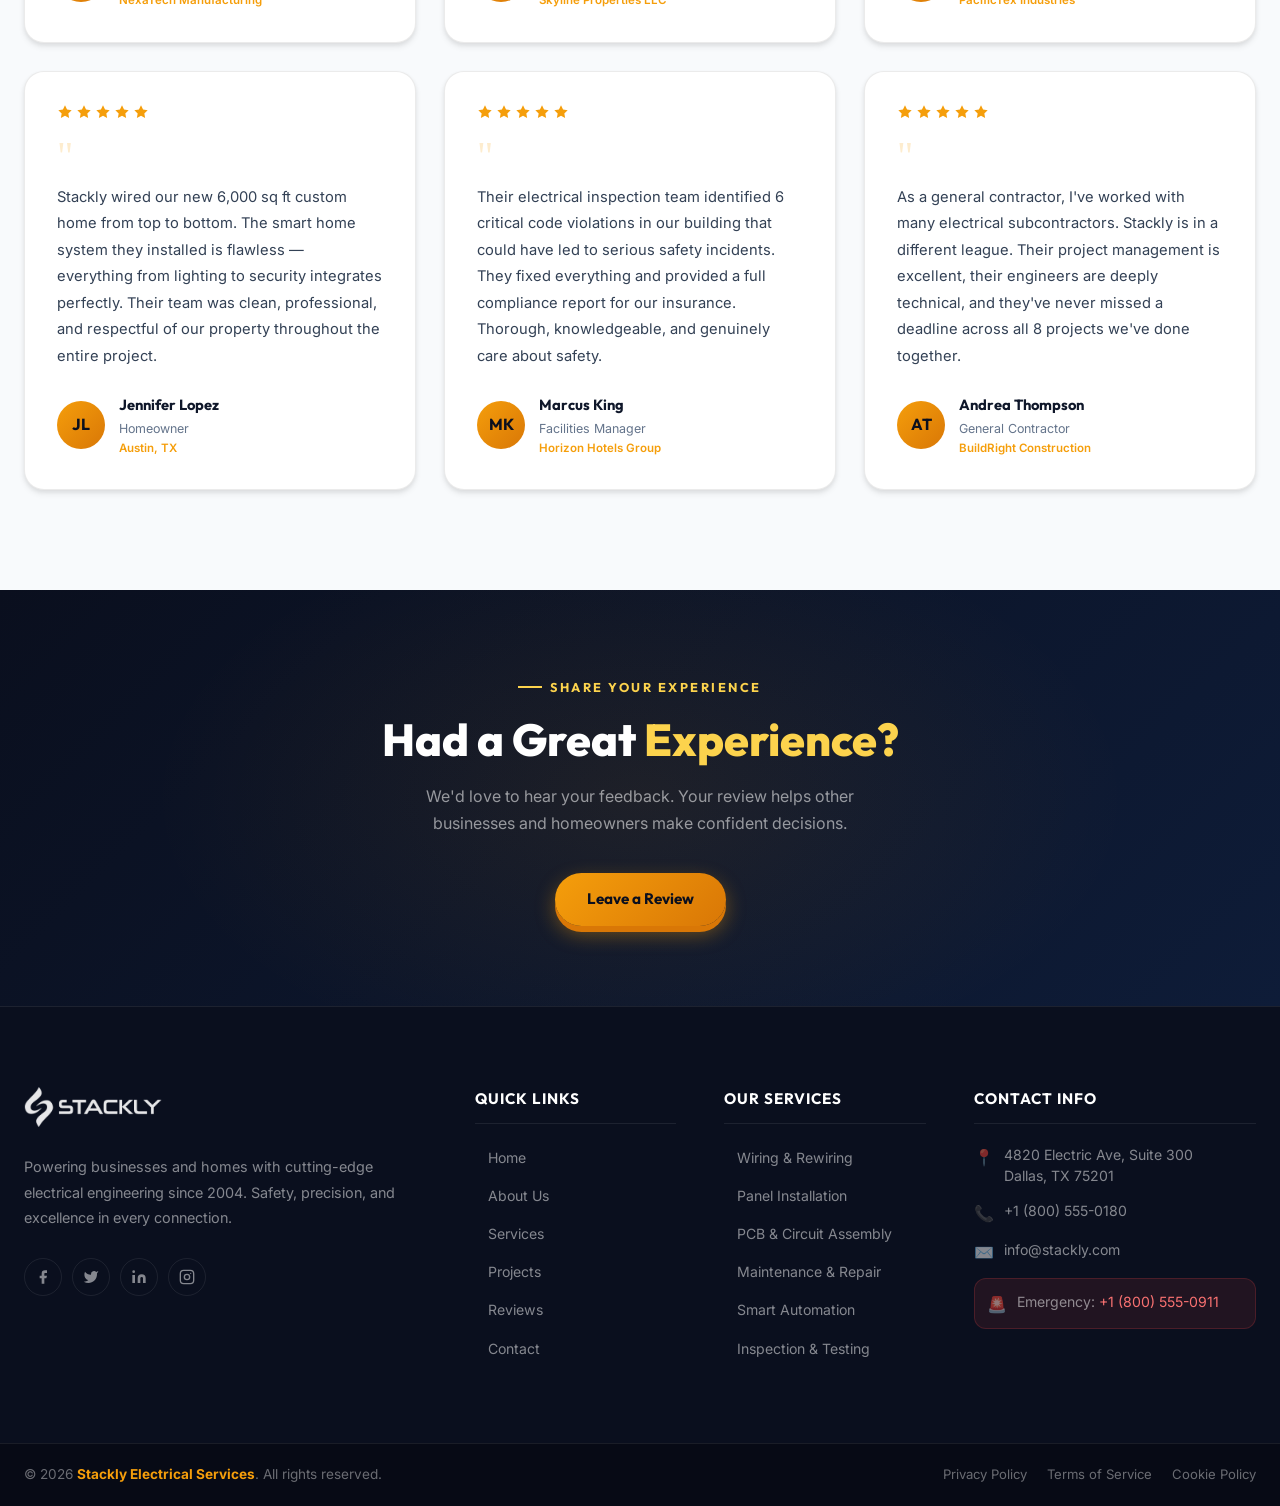
<file: reviews.html>
<!DOCTYPE html>
<html lang="en">
<head>
  <meta charset="UTF-8" />
  <meta name="viewport" content="width=device-width, initial-scale=1.0" />
  <meta name="description" content="Stackly Electrical Services Reviews – Read what our clients say about our electrical services, quality, and professionalism." />
  <title>Reviews – Stackly Electrical Services</title>
  <link rel="preconnect" href="https://fonts.googleapis.com" />
  <link rel="preconnect" href="https://fonts.gstatic.com" crossorigin />
  <link href="https://fonts.googleapis.com/css2?family=Outfit:wght@300;400;500;600;700;800;900&family=Inter:wght@300;400;500;600;700&display=swap" rel="stylesheet" />
  <link rel="stylesheet" href="style.css" />
  <link rel="stylesheet" href="pages.css" />
</head>
<body>

  <!-- TOP BAR -->
  <div class="topbar" id="topbar">
    <div class="topbar-inner container">
      <div class="topbar-left">
        <span class="topbar-item"><svg width="14" height="14" viewBox="0 0 24 24" fill="none" stroke="currentColor" stroke-width="2"><path d="M22 16.92v3a2 2 0 0 1-2.18 2 19.79 19.79 0 0 1-8.63-3.07A19.5 19.5 0 0 1 4.69 12 19.79 19.79 0 0 1 1.62 3.45 2 2 0 0 1 3.6 1h3a2 2 0 0 1 2 1.72 12.84 12.84 0 0 0 .7 2.81 2 2 0 0 1-.45 2.11L7.91 8.56A16 16 0 0 0 15.44 16.1l.96-.96a2 2 0 0 1 2.11-.45 12.84 12.84 0 0 0 2.81.7A2 2 0 0 1 22 16.92z"/></svg>+1 (800) 555-0180</span>
        <span class="topbar-item"><svg width="14" height="14" viewBox="0 0 24 24" fill="none" stroke="currentColor" stroke-width="2"><path d="M4 4h16c1.1 0 2 .9 2 2v12c0 1.1-.9 2-2 2H4c-1.1 0-2-.9-2-2V6c0-1.1.9-2 2-2z"/><polyline points="22,6 12,13 2,6"/></svg>info@stackly.com</span>
        <span class="topbar-item"><svg width="14" height="14" viewBox="0 0 24 24" fill="none" stroke="currentColor" stroke-width="2"><circle cx="12" cy="12" r="10"/><polyline points="12 6 12 12 16 14"/></svg>Mon–Sat: 8:00 AM – 6:00 PM</span>
      </div>
      <div class="topbar-right">
        <a href="404.html" class="topbar-social" aria-label="Facebook"><svg width="14" height="14" viewBox="0 0 24 24" fill="currentColor"><path d="M18 2h-3a5 5 0 0 0-5 5v3H7v4h3v8h4v-8h3l1-4h-4V7a1 1 0 0 1 1-1h3z"/></svg></a>
        <a href="404.html" class="topbar-social" aria-label="Twitter"><svg width="14" height="14" viewBox="0 0 24 24" fill="currentColor"><path d="M23 3a10.9 10.9 0 0 1-3.14 1.53 4.48 4.48 0 0 0-7.86 3v1A10.66 10.66 0 0 1 3 4s-4 9 5 13a11.64 11.64 0 0 1-7 2c9 5 20 0 20-11.5a4.5 4.5 0 0 0-.08-.83A7.72 7.72 0 0 0 23 3z"/></svg></a>
        <a href="404.html" class="topbar-social" aria-label="LinkedIn"><svg width="14" height="14" viewBox="0 0 24 24" fill="currentColor"><path d="M16 8a6 6 0 0 1 6 6v7h-4v-7a2 2 0 0 0-2-2 2 2 0 0 0-2 2v7h-4v-7a6 6 0 0 1 6-6zM2 9h4v12H2z"/><circle cx="4" cy="4" r="2"/></svg></a>
        <a href="404.html" class="topbar-social" aria-label="Instagram"><svg width="14" height="14" viewBox="0 0 24 24" fill="none" stroke="currentColor" stroke-width="2"><rect x="2" y="2" width="20" height="20" rx="5"/><circle cx="12" cy="12" r="4"/><circle cx="17.5" cy="6.5" r="1" fill="currentColor" stroke="none"/></svg></a>
      </div>
    </div>
  </div>

  <!-- NAVBAR -->
  <nav class="navbar" id="navbar">
    <div class="nav-inner container">
      <a href="index.html" class="nav-logo"><img src="Assets/logo.webp" alt="Stackly Logo" class="logo-img" /></a>
      <ul class="nav-links" id="nav-links">
        <li><a href="index.html" class="nav-link">Home</a></li>
        <li><a href="about.html" class="nav-link">About</a></li>
        <li class="dropdown">
          <a href="services.html" class="nav-link dropdown-trigger">Services <svg class="dropdown-arrow" width="12" height="12" viewBox="0 0 24 24" fill="none" stroke="currentColor" stroke-width="2.5"><polyline points="6 9 12 15 18 9"/></svg></a>
          <div class="dropdown-menu"><div class="dropdown-inner">
            <a href="services.html" class="dropdown-item"><span class="dropdown-icon">⚡</span><span><strong>Wiring &amp; Rewiring</strong><small>Complete wiring solutions</small></span></a>
            <a href="services.html" class="dropdown-item"><span class="dropdown-icon">🔌</span><span><strong>Panel Installation</strong><small>Industrial control panels</small></span></a>
            <a href="services.html" class="dropdown-item"><span class="dropdown-icon">🏭</span><span><strong>Industrial Services</strong><small>Factory &amp; plant electrical</small></span></a>
            <a href="services.html" class="dropdown-item"><span class="dropdown-icon">🔧</span><span><strong>Maintenance &amp; Repair</strong><small>24/7 emergency service</small></span></a>
            <a href="services.html" class="dropdown-item"><span class="dropdown-icon">📡</span><span><strong>Smart Automation</strong><small>IoT &amp; smart systems</small></span></a>
            <a href="services.html" class="dropdown-item"><span class="dropdown-icon">🔍</span><span><strong>Inspection &amp; Testing</strong><small>Safety compliance checks</small></span></a>
          </div></div>
        </li>
        <li><a href="projects.html" class="nav-link">Projects</a></li>
        <li><a href="reviews.html" class="nav-link active">Reviews</a></li>
        <li><a href="contact.html" class="nav-link">Contact</a></li>
      </ul>
      <div class="nav-cta">
         <a href="404.html" class="btn-call">
  <svg width="16" height="16" viewBox="0 0 24 24" fill="none" stroke="currentColor" stroke-width="2">
    <path d="M22 16.92v3a2 2 0 0 1-2.18 2 19.79 19.79 0 0 1-8.63-3.07A19.5 19.5 0 0 1 4.69 12 19.79 19.79 0 0 1 1.62 3.45 2 2 0 0 1 3.6 1h3a2 2 0 0 1 2 1.72 12.84 12.84 0 0 0 .7 2.81 2 2 0 0 1-.45 2.11L7.91 8.56A16 16 0 0 0 15.44 16.1l.96-.96a2 2 0 0 1 2.11-.45 12.84 12.84 0 0 0 2.81.7A2 2 0 0 1 22 16.92z"/>
  </svg>
  Call Now
</a>
        <a href="login.html" class="btn-quote">Get a Quote</a>
        <button class="hamburger" id="hamburger" aria-label="Toggle mobile menu" aria-expanded="false"><span></span><span></span><span></span></button>
        <div class="mobile-backdrop" id="mobile-backdrop"></div>
        <div class="mobile-menu" id="mobile-menu" role="dialog" aria-modal="true">
          <div class="mobile-menu-header"><a href="index.html" class="mobile-menu-logo"><img src="Assets/logo.webp" alt="Stackly" class="mobile-logo-img" /></a><button class="mobile-close-btn" id="mobile-close-btn" aria-label="Close menu"><svg width="22" height="22" viewBox="0 0 24 24" fill="none" stroke="currentColor" stroke-width="2.5" stroke-linecap="round"><line x1="18" y1="6" x2="6" y2="18"/><line x1="6" y1="6" x2="18" y2="18"/></svg></button></div>
          <div class="mobile-menu-inner">
            <a href="index.html" class="mobile-link"><span class="mobile-link-icon">🏠</span> Home</a>
            <a href="about.html" class="mobile-link"><span class="mobile-link-icon">🏢</span> About</a>
            <div class="mobile-accordion"><button class="mobile-accordion-btn" id="mobile-services-btn"><span class="mobile-link-content"><span class="mobile-link-icon">⚡</span> Services</span><svg class="mobile-accordion-arrow" width="14" height="14" viewBox="0 0 24 24" fill="none" stroke="currentColor" stroke-width="2.5"><polyline points="6 9 12 15 18 9"/></svg></button>
              <div class="mobile-accordion-content" id="mobile-services-content">
                <a href="services.html" class="mobile-sub-link">⚡ Wiring &amp; Rewiring</a>
                <a href="services.html" class="mobile-sub-link">🔌 Panel Installation</a>
                <a href="services.html" class="mobile-sub-link">🏭 Industrial Services</a>
                <a href="services.html" class="mobile-sub-link">🔧 Maintenance &amp; Repair</a>
                <a href="services.html" class="mobile-sub-link">📡 Smart Automation</a>
                <a href="services.html" class="mobile-sub-link">🔍 Inspection &amp; Testing</a>
              </div></div>
            <a href="projects.html" class="mobile-link"><span class="mobile-link-icon">🏗️</span> Projects</a>
            <a href="reviews.html" class="mobile-link"><span class="mobile-link-icon">⭐</span> Reviews</a>
            <a href="contact.html" class="mobile-link"><span class="mobile-link-icon">📩</span> Contact</a>
            <a href="login.html" class="mobile-link"><span class="mobile-link-icon">🔐</span> Login</a>
          </div>
          <div class="mobile-menu-footer">
             <a href="404.html" class="btn-call">
  <svg width="16" height="16" viewBox="0 0 24 24" fill="none" stroke="currentColor" stroke-width="2">
    <path d="M22 16.92v3a2 2 0 0 1-2.18 2 19.79 19.79 0 0 1-8.63-3.07A19.5 19.5 0 0 1 4.69 12 19.79 19.79 0 0 1 1.62 3.45 2 2 0 0 1 3.6 1h3a2 2 0 0 1 2 1.72 12.84 12.84 0 0 0 .7 2.81 2 2 0 0 1-.45 2.11L7.91 8.56A16 16 0 0 0 15.44 16.1l.96-.96a2 2 0 0 1 2.11-.45 12.84 12.84 0 0 0 2.81.7A2 2 0 0 1 22 16.92z"/>
  </svg>
  Call Now
</a>
            <a href="login.html" class="mobile-btn-quote">Get a Quote</a>
            <div class="mobile-menu-socials">
              <a href="#" class="mobile-social" aria-label="Facebook"><svg width="16" height="16" viewBox="0 0 24 24" fill="currentColor"><path d="M18 2h-3a5 5 0 0 0-5 5v3H7v4h3v8h4v-8h3l1-4h-4V7a1 1 0 0 1 1-1h3z"/></svg></a>
              <a href="#" class="mobile-social" aria-label="Twitter"><svg width="16" height="16" viewBox="0 0 24 24" fill="currentColor"><path d="M23 3a10.9 10.9 0 0 1-3.14 1.53 4.48 4.48 0 0 0-7.86 3v1A10.66 10.66 0 0 1 3 4s-4 9 5 13a11.64 11.64 0 0 1-7 2c9 5 20 0 20-11.5a4.5 4.5 0 0 0-.08-.83A7.72 7.72 0 0 0 23 3z"/></svg></a>
              <a href="#" class="mobile-social" aria-label="LinkedIn"><svg width="16" height="16" viewBox="0 0 24 24" fill="currentColor"><path d="M16 8a6 6 0 0 1 6 6v7h-4v-7a2 2 0 0 0-2-2 2 2 0 0 0-2 2v7h-4v-7a6 6 0 0 1 6-6zM2 9h4v12H2z"/><circle cx="4" cy="4" r="2"/></svg></a>
              <a href="#" class="mobile-social" aria-label="Instagram"><svg width="16" height="16" viewBox="0 0 24 24" fill="none" stroke="currentColor" stroke-width="2"><rect x="2" y="2" width="20" height="20" rx="5"/><circle cx="12" cy="12" r="4"/><circle cx="17.5" cy="6.5" r="1" fill="currentColor" stroke="none"/></svg></a>
            </div>
          </div>
        </div>
      </div>
    </div>
  </nav>

  <!-- PAGE HERO -->
  <section class="page-hero">
    <div class="hero-orb orb-1"></div>
    <div class="hero-orb orb-2"></div>
    <div class="page-hero-grid"></div>
    <div class="container page-hero-content">
      <div class="page-hero-label">⭐ Client Reviews</div>
      <h1 class="page-hero-title">What Our <span>Clients</span><br/>Are Saying</h1>
      <p class="page-hero-desc">Real reviews from real clients. Over 500 businesses and homeowners trust Stackly for their electrical needs — and their satisfaction speaks louder than any advertisement.</p>
      <div class="page-breadcrumb"><a href="index.html">Home</a><span class="sep">›</span><span>Reviews</span></div>
    </div>
  </section>

  <!-- REVIEWS SECTION -->
  <section class="reviews-page-section">
    <div class="container">
      <!-- Rating Summary -->
      <div class="rating-summary reveal-up">
        <div class="rating-big-score">
          <div class="rbs-num">4.9</div>
          <div class="rbs-stars">
            <svg width="22" height="22" viewBox="0 0 24 24" fill="currentColor"><polygon points="12 2 15.09 8.26 22 9.27 17 14.14 18.18 21.02 12 17.77 5.82 21.02 7 14.14 2 9.27 8.91 8.26 12 2"/></svg>
            <svg width="22" height="22" viewBox="0 0 24 24" fill="currentColor"><polygon points="12 2 15.09 8.26 22 9.27 17 14.14 18.18 21.02 12 17.77 5.82 21.02 7 14.14 2 9.27 8.91 8.26 12 2"/></svg>
            <svg width="22" height="22" viewBox="0 0 24 24" fill="currentColor"><polygon points="12 2 15.09 8.26 22 9.27 17 14.14 18.18 21.02 12 17.77 5.82 21.02 7 14.14 2 9.27 8.91 8.26 12 2"/></svg>
            <svg width="22" height="22" viewBox="0 0 24 24" fill="currentColor"><polygon points="12 2 15.09 8.26 22 9.27 17 14.14 18.18 21.02 12 17.77 5.82 21.02 7 14.14 2 9.27 8.91 8.26 12 2"/></svg>
            <svg width="22" height="22" viewBox="0 0 24 24" fill="currentColor"><polygon points="12 2 15.09 8.26 22 9.27 17 14.14 18.18 21.02 12 17.77 5.82 21.02 7 14.14 2 9.27 8.91 8.26 12 2"/></svg>
          </div>
          <div class="rbs-count">Based on 312 verified reviews</div>
        </div>
        <div class="rating-bars">
          <div class="rb-row"><span class="rb-label">5★</span><div class="rb-bar-track"><div class="rb-bar-fill" data-width="87%"></div></div><span class="rb-pct">87%</span></div>
          <div class="rb-row"><span class="rb-label">4★</span><div class="rb-bar-track"><div class="rb-bar-fill" data-width="9%"></div></div><span class="rb-pct">9%</span></div>
          <div class="rb-row"><span class="rb-label">3★</span><div class="rb-bar-track"><div class="rb-bar-fill" data-width="3%"></div></div><span class="rb-pct">3%</span></div>
          <div class="rb-row"><span class="rb-label">2★</span><div class="rb-bar-track"><div class="rb-bar-fill" data-width="1%"></div></div><span class="rb-pct">1%</span></div>
          <div class="rb-row"><span class="rb-label">1★</span><div class="rb-bar-track"><div class="rb-bar-fill" data-width="0%"></div></div><span class="rb-pct">0%</span></div>
        </div>
      </div>

      <!-- Reviews Grid -->
      <div class="reviews-page-grid">
        <div class="review-page-card reveal-up">
          <div class="rpc-stars"><svg width="16" height="16" viewBox="0 0 24 24" fill="currentColor"><polygon points="12 2 15.09 8.26 22 9.27 17 14.14 18.18 21.02 12 17.77 5.82 21.02 7 14.14 2 9.27 8.91 8.26 12 2"/></svg><svg width="16" height="16" viewBox="0 0 24 24" fill="currentColor"><polygon points="12 2 15.09 8.26 22 9.27 17 14.14 18.18 21.02 12 17.77 5.82 21.02 7 14.14 2 9.27 8.91 8.26 12 2"/></svg><svg width="16" height="16" viewBox="0 0 24 24" fill="currentColor"><polygon points="12 2 15.09 8.26 22 9.27 17 14.14 18.18 21.02 12 17.77 5.82 21.02 7 14.14 2 9.27 8.91 8.26 12 2"/></svg><svg width="16" height="16" viewBox="0 0 24 24" fill="currentColor"><polygon points="12 2 15.09 8.26 22 9.27 17 14.14 18.18 21.02 12 17.77 5.82 21.02 7 14.14 2 9.27 8.91 8.26 12 2"/></svg><svg width="16" height="16" viewBox="0 0 24 24" fill="currentColor"><polygon points="12 2 15.09 8.26 22 9.27 17 14.14 18.18 21.02 12 17.77 5.82 21.02 7 14.14 2 9.27 8.91 8.26 12 2"/></svg></div>
          <div class="rpc-quote">"</div>
          <p class="rpc-text">Stackly completely transformed our manufacturing plant's electrical infrastructure. The team was incredibly professional, safety-conscious, and delivered the project 2 weeks ahead of schedule. The quality of workmanship is exceptional — every single wire and connection was done perfectly.</p>
          <div class="rpc-author"><div class="rpc-avatar">RC</div><div><div class="rpc-name">Robert Chen</div><div class="rpc-role">Plant Manager</div><div class="rpc-company">NexaTech Manufacturing</div></div></div>
        </div>
        <div class="review-page-card reveal-up" data-delay="100">
          <div class="rpc-stars"><svg width="16" height="16" viewBox="0 0 24 24" fill="currentColor"><polygon points="12 2 15.09 8.26 22 9.27 17 14.14 18.18 21.02 12 17.77 5.82 21.02 7 14.14 2 9.27 8.91 8.26 12 2"/></svg><svg width="16" height="16" viewBox="0 0 24 24" fill="currentColor"><polygon points="12 2 15.09 8.26 22 9.27 17 14.14 18.18 21.02 12 17.77 5.82 21.02 7 14.14 2 9.27 8.91 8.26 12 2"/></svg><svg width="16" height="16" viewBox="0 0 24 24" fill="currentColor"><polygon points="12 2 15.09 8.26 22 9.27 17 14.14 18.18 21.02 12 17.77 5.82 21.02 7 14.14 2 9.27 8.91 8.26 12 2"/></svg><svg width="16" height="16" viewBox="0 0 24 24" fill="currentColor"><polygon points="12 2 15.09 8.26 22 9.27 17 14.14 18.18 21.02 12 17.77 5.82 21.02 7 14.14 2 9.27 8.91 8.26 12 2"/></svg><svg width="16" height="16" viewBox="0 0 24 24" fill="currentColor"><polygon points="12 2 15.09 8.26 22 9.27 17 14.14 18.18 21.02 12 17.77 5.82 21.02 7 14.14 2 9.27 8.91 8.26 12 2"/></svg></div>
          <div class="rpc-quote">"</div>
          <p class="rpc-text">We've used Stackly for three major commercial projects now. Their smart building automation work is second to none — our energy bills dropped by 34% after they implemented their IoT monitoring system. I recommend them to every business owner I meet.</p>
          <div class="rpc-author"><div class="rpc-avatar">SM</div><div><div class="rpc-name">Sarah Mitchell</div><div class="rpc-role">CEO</div><div class="rpc-company">Skyline Properties LLC</div></div></div>
        </div>
        <div class="review-page-card reveal-up" data-delay="200">
          <div class="rpc-stars"><svg width="16" height="16" viewBox="0 0 24 24" fill="currentColor"><polygon points="12 2 15.09 8.26 22 9.27 17 14.14 18.18 21.02 12 17.77 5.82 21.02 7 14.14 2 9.27 8.91 8.26 12 2"/></svg><svg width="16" height="16" viewBox="0 0 24 24" fill="currentColor"><polygon points="12 2 15.09 8.26 22 9.27 17 14.14 18.18 21.02 12 17.77 5.82 21.02 7 14.14 2 9.27 8.91 8.26 12 2"/></svg><svg width="16" height="16" viewBox="0 0 24 24" fill="currentColor"><polygon points="12 2 15.09 8.26 22 9.27 17 14.14 18.18 21.02 12 17.77 5.82 21.02 7 14.14 2 9.27 8.91 8.26 12 2"/></svg><svg width="16" height="16" viewBox="0 0 24 24" fill="currentColor"><polygon points="12 2 15.09 8.26 22 9.27 17 14.14 18.18 21.02 12 17.77 5.82 21.02 7 14.14 2 9.27 8.91 8.26 12 2"/></svg><svg width="16" height="16" viewBox="0 0 24 24" fill="currentColor"><polygon points="12 2 15.09 8.26 22 9.27 17 14.14 18.18 21.02 12 17.77 5.82 21.02 7 14.14 2 9.27 8.91 8.26 12 2"/></svg></div>
          <div class="rpc-quote">"</div>
          <p class="rpc-text">The emergency repair team arrived within 2 hours of my call — at 11 PM on a Sunday! They fixed a critical panel fault that had shut down our entire facility. Stackly literally saved us hundreds of thousands in lost production. Worth every penny.</p>
          <div class="rpc-author"><div class="rpc-avatar">DW</div><div><div class="rpc-name">David Williams</div><div class="rpc-role">Operations Director</div><div class="rpc-company">PacificTex Industries</div></div></div>
        </div>
        <div class="review-page-card reveal-up">
          <div class="rpc-stars"><svg width="16" height="16" viewBox="0 0 24 24" fill="currentColor"><polygon points="12 2 15.09 8.26 22 9.27 17 14.14 18.18 21.02 12 17.77 5.82 21.02 7 14.14 2 9.27 8.91 8.26 12 2"/></svg><svg width="16" height="16" viewBox="0 0 24 24" fill="currentColor"><polygon points="12 2 15.09 8.26 22 9.27 17 14.14 18.18 21.02 12 17.77 5.82 21.02 7 14.14 2 9.27 8.91 8.26 12 2"/></svg><svg width="16" height="16" viewBox="0 0 24 24" fill="currentColor"><polygon points="12 2 15.09 8.26 22 9.27 17 14.14 18.18 21.02 12 17.77 5.82 21.02 7 14.14 2 9.27 8.91 8.26 12 2"/></svg><svg width="16" height="16" viewBox="0 0 24 24" fill="currentColor"><polygon points="12 2 15.09 8.26 22 9.27 17 14.14 18.18 21.02 12 17.77 5.82 21.02 7 14.14 2 9.27 8.91 8.26 12 2"/></svg><svg width="16" height="16" viewBox="0 0 24 24" fill="currentColor"><polygon points="12 2 15.09 8.26 22 9.27 17 14.14 18.18 21.02 12 17.77 5.82 21.02 7 14.14 2 9.27 8.91 8.26 12 2"/></svg></div>
          <div class="rpc-quote">"</div>
          <p class="rpc-text">Stackly wired our new 6,000 sq ft custom home from top to bottom. The smart home system they installed is flawless — everything from lighting to security integrates perfectly. Their team was clean, professional, and respectful of our property throughout the entire project.</p>
          <div class="rpc-author"><div class="rpc-avatar">JL</div><div><div class="rpc-name">Jennifer Lopez</div><div class="rpc-role">Homeowner</div><div class="rpc-company">Austin, TX</div></div></div>
        </div>
        <div class="review-page-card reveal-up" data-delay="100">
          <div class="rpc-stars"><svg width="16" height="16" viewBox="0 0 24 24" fill="currentColor"><polygon points="12 2 15.09 8.26 22 9.27 17 14.14 18.18 21.02 12 17.77 5.82 21.02 7 14.14 2 9.27 8.91 8.26 12 2"/></svg><svg width="16" height="16" viewBox="0 0 24 24" fill="currentColor"><polygon points="12 2 15.09 8.26 22 9.27 17 14.14 18.18 21.02 12 17.77 5.82 21.02 7 14.14 2 9.27 8.91 8.26 12 2"/></svg><svg width="16" height="16" viewBox="0 0 24 24" fill="currentColor"><polygon points="12 2 15.09 8.26 22 9.27 17 14.14 18.18 21.02 12 17.77 5.82 21.02 7 14.14 2 9.27 8.91 8.26 12 2"/></svg><svg width="16" height="16" viewBox="0 0 24 24" fill="currentColor"><polygon points="12 2 15.09 8.26 22 9.27 17 14.14 18.18 21.02 12 17.77 5.82 21.02 7 14.14 2 9.27 8.91 8.26 12 2"/></svg><svg width="16" height="16" viewBox="0 0 24 24" fill="currentColor"><polygon points="12 2 15.09 8.26 22 9.27 17 14.14 18.18 21.02 12 17.77 5.82 21.02 7 14.14 2 9.27 8.91 8.26 12 2"/></svg></div>
          <div class="rpc-quote">"</div>
          <p class="rpc-text">Their electrical inspection team identified 6 critical code violations in our building that could have led to serious safety incidents. They fixed everything and provided a full compliance report for our insurance. Thorough, knowledgeable, and genuinely care about safety.</p>
          <div class="rpc-author"><div class="rpc-avatar">MK</div><div><div class="rpc-name">Marcus King</div><div class="rpc-role">Facilities Manager</div><div class="rpc-company">Horizon Hotels Group</div></div></div>
        </div>
        <div class="review-page-card reveal-up" data-delay="200">
          <div class="rpc-stars"><svg width="16" height="16" viewBox="0 0 24 24" fill="currentColor"><polygon points="12 2 15.09 8.26 22 9.27 17 14.14 18.18 21.02 12 17.77 5.82 21.02 7 14.14 2 9.27 8.91 8.26 12 2"/></svg><svg width="16" height="16" viewBox="0 0 24 24" fill="currentColor"><polygon points="12 2 15.09 8.26 22 9.27 17 14.14 18.18 21.02 12 17.77 5.82 21.02 7 14.14 2 9.27 8.91 8.26 12 2"/></svg><svg width="16" height="16" viewBox="0 0 24 24" fill="currentColor"><polygon points="12 2 15.09 8.26 22 9.27 17 14.14 18.18 21.02 12 17.77 5.82 21.02 7 14.14 2 9.27 8.91 8.26 12 2"/></svg><svg width="16" height="16" viewBox="0 0 24 24" fill="currentColor"><polygon points="12 2 15.09 8.26 22 9.27 17 14.14 18.18 21.02 12 17.77 5.82 21.02 7 14.14 2 9.27 8.91 8.26 12 2"/></svg><svg width="16" height="16" viewBox="0 0 24 24" fill="currentColor"><polygon points="12 2 15.09 8.26 22 9.27 17 14.14 18.18 21.02 12 17.77 5.82 21.02 7 14.14 2 9.27 8.91 8.26 12 2"/></svg></div>
          <div class="rpc-quote">"</div>
          <p class="rpc-text">As a general contractor, I've worked with many electrical subcontractors. Stackly is in a different league. Their project management is excellent, their engineers are deeply technical, and they've never missed a deadline across all 8 projects we've done together.</p>
          <div class="rpc-author"><div class="rpc-avatar">AT</div><div><div class="rpc-name">Andrea Thompson</div><div class="rpc-role">General Contractor</div><div class="rpc-company">BuildRight Construction</div></div></div>
        </div>
      </div>
    </div>
  </section>

  <!-- LEAVE REVIEW CTA -->
  <section style="padding: 80px 0; background: linear-gradient(135deg, var(--dark), var(--navy)); text-align: center; position: relative; overflow: hidden;">
    <div style="position:absolute;inset:0;background:radial-gradient(ellipse 700px 400px at 50% 50%,rgba(245,158,11,0.08) 0%,transparent 70%);"></div>
    <div class="container" style="position:relative;z-index:1;">
      <div class="section-label light" style="justify-content:center;">Share Your Experience</div>
      <h2 class="section-title light" style="margin-bottom:16px;">Had a Great <span class="text-accent-light">Experience?</span></h2>
      <p style="color:rgba(255,255,255,0.55);max-width:500px;margin:0 auto 36px;font-size:1rem;line-height:1.7;">We'd love to hear your feedback. Your review helps other businesses and homeowners make confident decisions.</p>
      <a href="contact.html" class="btn-primary hero-btn-3d">Leave a Review</a>
    </div>
  </section>

  <!-- FOOTER -->
  <footer class="footer" id="footer">
    <div class="footer-top">
      <div class="container">
        <div class="footer-grid">
          <div class="footer-brand">
            <a href="index.html" class="footer-logo-link" aria-label="Stackly Home">
              <img src="Assets/logo.webp" alt="Stackly Logo" class="footer-logo" />
            </a>
            <p class="footer-tagline">Powering businesses and homes with cutting-edge electrical engineering since 2004. Safety, precision, and excellence in every connection.</p>
            <div class="footer-socials">
              <a href="404.html" class="footer-social" aria-label="Facebook"><svg width="16" height="16" viewBox="0 0 24 24" fill="currentColor"><path d="M18 2h-3a5 5 0 0 0-5 5v3H7v4h3v8h4v-8h3l1-4h-4V7a1 1 0 0 1 1-1h3z"/></svg></a>
              <a href="404.html" class="footer-social" aria-label="Twitter"><svg width="16" height="16" viewBox="0 0 24 24" fill="currentColor"><path d="M23 3a10.9 10.9 0 0 1-3.14 1.53 4.48 4.48 0 0 0-7.86 3v1A10.66 10.66 0 0 1 3 4s-4 9 5 13a11.64 11.64 0 0 1-7 2c9 5 20 0 20-11.5a4.5 4.5 0 0 0-.08-.83A7.72 7.72 0 0 0 23 3z"/></svg></a>
              <a href="404.html" class="footer-social" aria-label="LinkedIn"><svg width="16" height="16" viewBox="0 0 24 24" fill="currentColor"><path d="M16 8a6 6 0 0 1 6 6v7h-4v-7a2 2 0 0 0-2-2 2 2 0 0 0-2 2v7h-4v-7a6 6 0 0 1 6-6zM2 9h4v12H2z"/><circle cx="4" cy="4" r="2"/></svg></a>
              <a href="404.html" class="footer-social" aria-label="Instagram"><svg width="16" height="16" viewBox="0 0 24 24" fill="none" stroke="currentColor" stroke-width="2"><rect x="2" y="2" width="20" height="20" rx="5"/><circle cx="12" cy="12" r="4"/><circle cx="17.5" cy="6.5" r="1" fill="currentColor" stroke="none"/></svg></a>
            </div>
          </div>
          <div class="footer-col">
            <h4 class="footer-heading">Quick Links</h4>
            <ul class="footer-links">
              <li><a href="index.html">Home</a></li>
              <li><a href="about.html">About Us</a></li>
              <li><a href="services.html">Services</a></li>
              <li><a href="projects.html">Projects</a></li>
              <li><a href="reviews.html">Reviews</a></li>
              <li><a href="contact.html">Contact</a></li>
            </ul>
          </div>
          <div class="footer-col">
            <h4 class="footer-heading">Our Services</h4>
            <ul class="footer-links">
              <li><a href="services.html">Wiring &amp; Rewiring</a></li>
              <li><a href="services.html">Panel Installation</a></li>
              <li><a href="services.html">PCB &amp; Circuit Assembly</a></li>
              <li><a href="services.html">Maintenance &amp; Repair</a></li>
              <li><a href="services.html">Smart Automation</a></li>
              <li><a href="services.html">Inspection &amp; Testing</a></li>
            </ul>
          </div>
          <div class="footer-col">
            <h4 class="footer-heading">Contact Info</h4>
            <div class="footer-contact-list">
              <div class="footer-contact-item"><span class="footer-contact-icon">📍</span><span>4820 Electric Ave, Suite 300<br/>Dallas, TX 75201</span></div>
              <div class="footer-contact-item"><span class="footer-contact-icon">📞</span><a href="tel:+18005550180">+1 (800) 555-0180</a></div>
              <div class="footer-contact-item"><span class="footer-contact-icon">✉️</span><a href="mailto:info@stackly.com">info@stackly.com</a></div>
              <div class="footer-contact-item footer-emergency"><span class="footer-contact-icon">🚨</span><span>Emergency: <a href="tel:+18005550911">+1 (800) 555-0911</a></span></div>
            </div>
          </div>
        </div>
      </div>
    </div>
    <div class="footer-bottom">
      <div class="container">
        <div class="footer-bottom-inner">
          <p class="footer-copy">© 2026 <strong>Stackly Electrical Services</strong>. All rights reserved.</p>
          <div class="footer-legal">
            <a href="404.html">Privacy Policy</a>
            <a href="404.html">Terms of Service</a>
            <a href="404.html">Cookie Policy</a>
          </div>
        </div>
      </div>
    </div>
  </footer>

  <button class="back-to-top" id="back-to-top" aria-label="Back to top"><svg width="20" height="20" viewBox="0 0 24 24" fill="none" stroke="currentColor" stroke-width="2.5"><polyline points="18 15 12 9 6 15"/></svg></button>
  <script src="pages.js"></script>
</body>
</html>
</file>
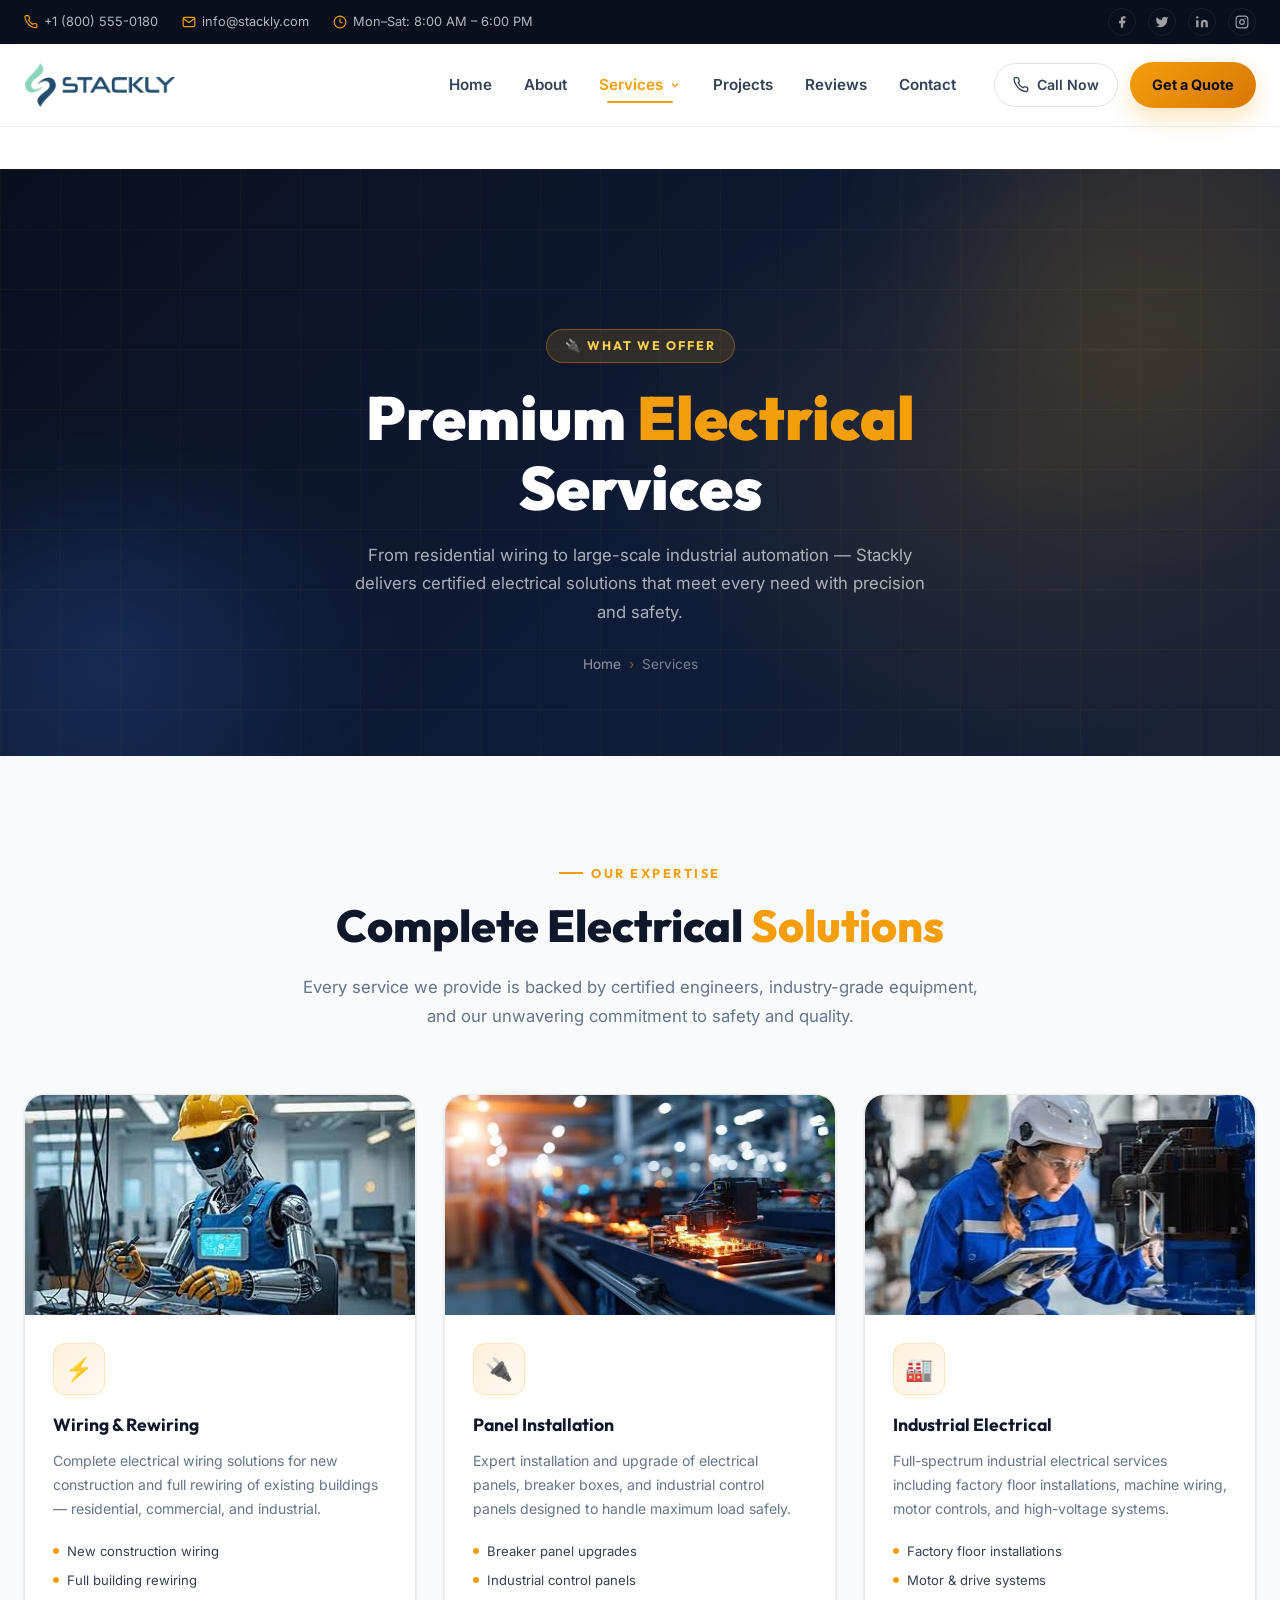
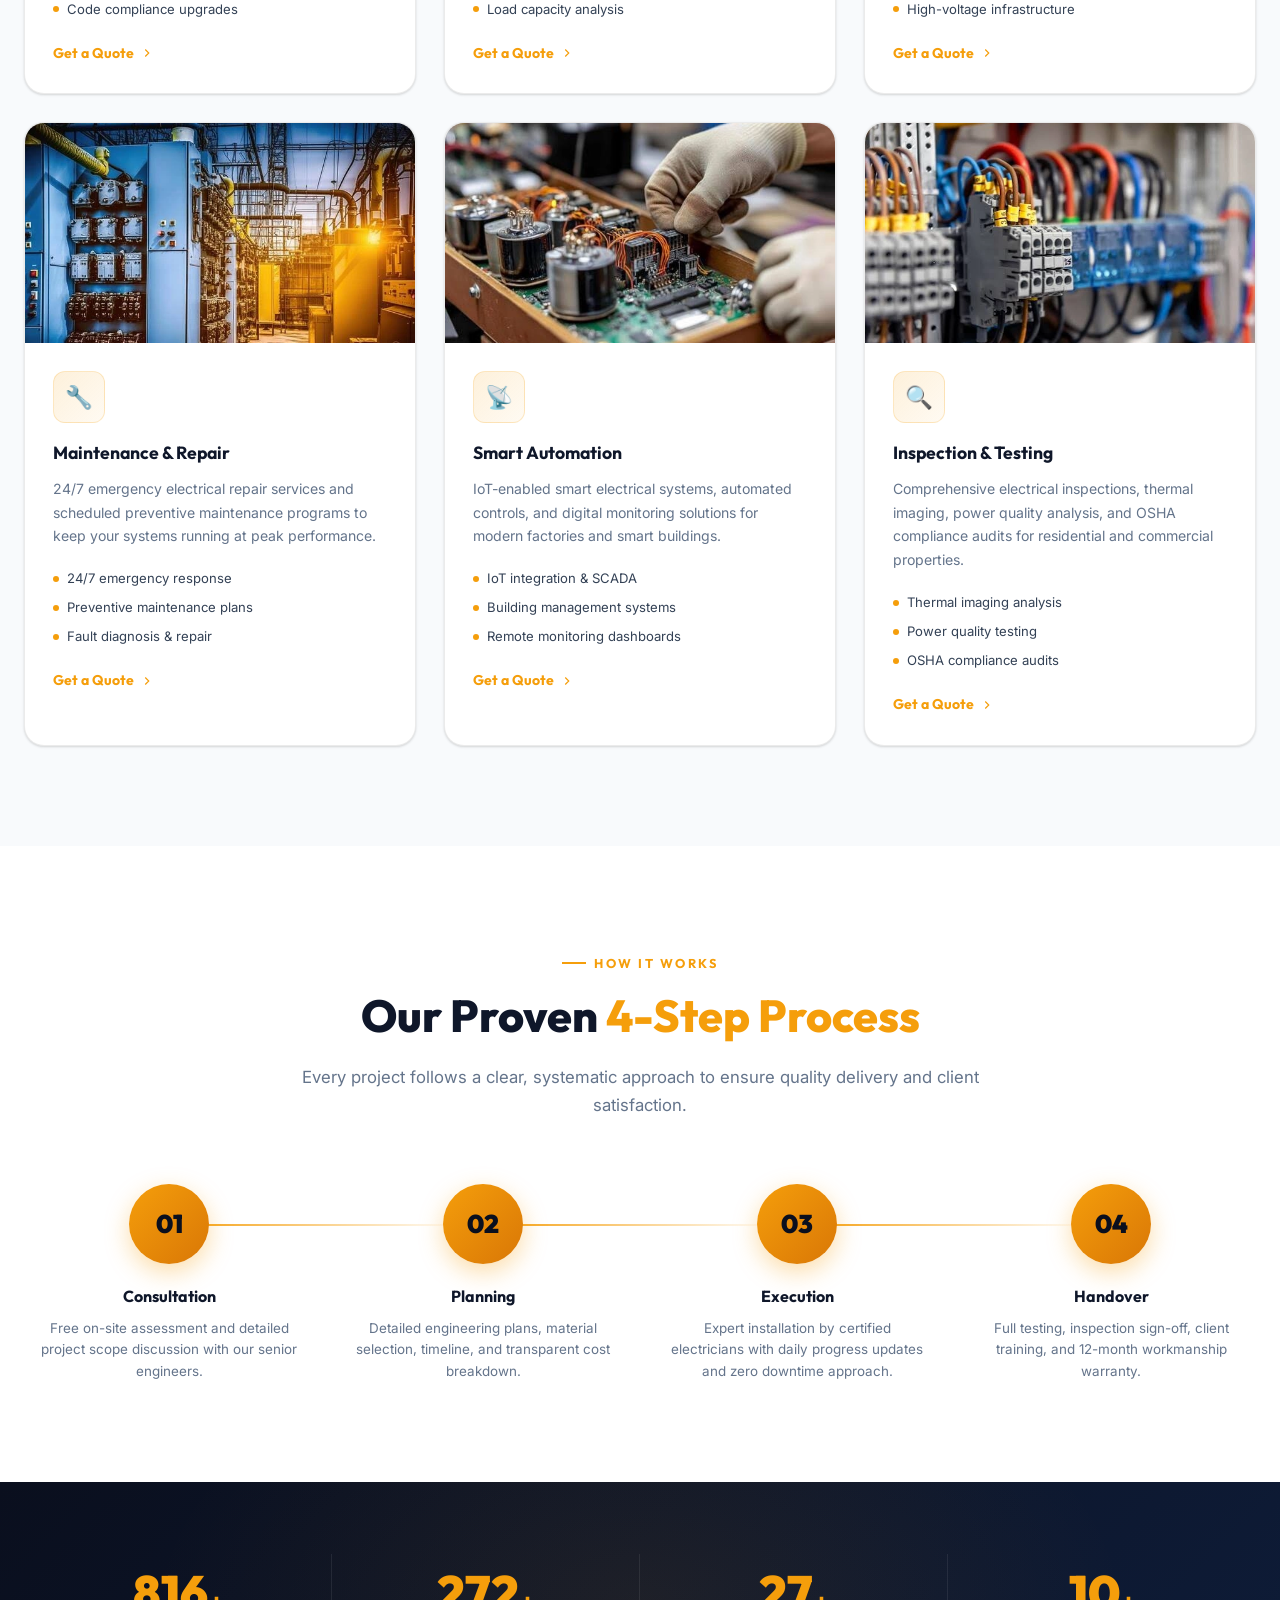
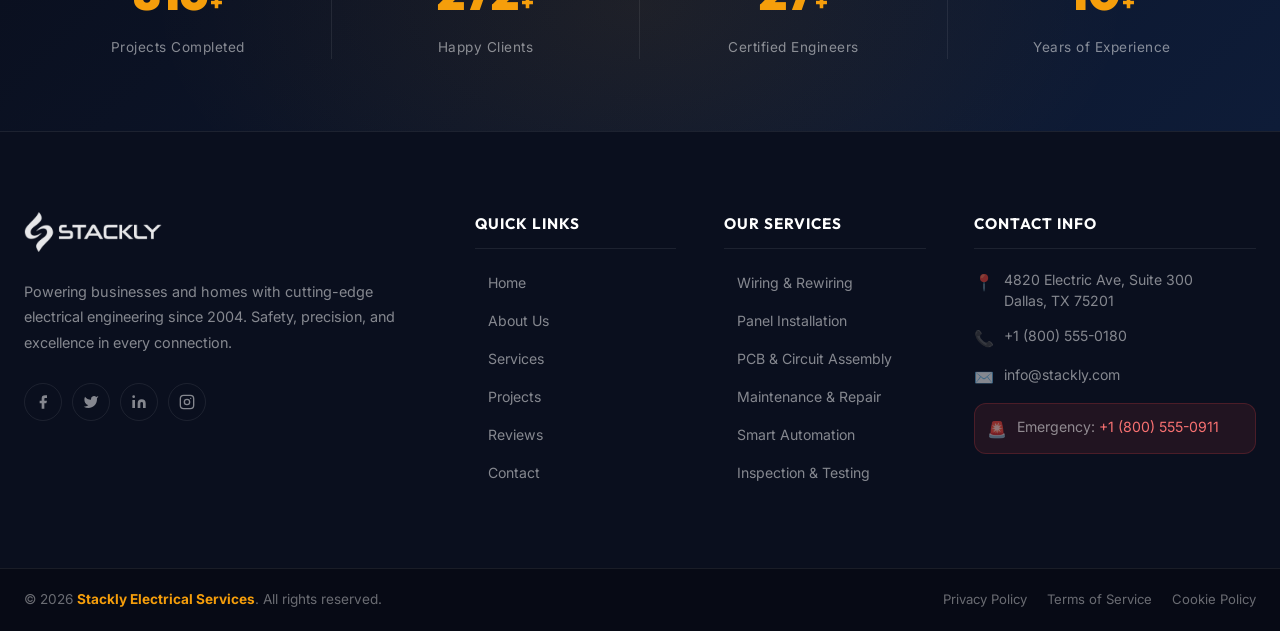
<file: services.html>
<!DOCTYPE html>
<html lang="en">
<head>
  <meta charset="UTF-8" />
  <meta name="viewport" content="width=device-width, initial-scale=1.0" />
  <meta name="description" content="Stackly Electrical Services – Professional wiring, panel installation, industrial electrical, smart automation, and maintenance services." />
  <title>Services – Stackly Electrical Services</title>
  <link rel="preconnect" href="https://fonts.googleapis.com" />
  <link rel="preconnect" href="https://fonts.gstatic.com" crossorigin />
  <link href="https://fonts.googleapis.com/css2?family=Outfit:wght@300;400;500;600;700;800;900&family=Inter:wght@300;400;500;600;700&display=swap" rel="stylesheet" />
  <link rel="stylesheet" href="style.css" />
  <link rel="stylesheet" href="pages.css" />
</head>
<body>

  <!-- TOP BAR -->
  <div class="topbar" id="topbar">
    <div class="topbar-inner container">
      <div class="topbar-left">
        <span class="topbar-item"><svg width="14" height="14" viewBox="0 0 24 24" fill="none" stroke="currentColor" stroke-width="2"><path d="M22 16.92v3a2 2 0 0 1-2.18 2 19.79 19.79 0 0 1-8.63-3.07A19.5 19.5 0 0 1 4.69 12 19.79 19.79 0 0 1 1.62 3.45 2 2 0 0 1 3.6 1h3a2 2 0 0 1 2 1.72 12.84 12.84 0 0 0 .7 2.81 2 2 0 0 1-.45 2.11L7.91 8.56A16 16 0 0 0 15.44 16.1l.96-.96a2 2 0 0 1 2.11-.45 12.84 12.84 0 0 0 2.81.7A2 2 0 0 1 22 16.92z"/></svg>+1 (800) 555-0180</span>
        <span class="topbar-item"><svg width="14" height="14" viewBox="0 0 24 24" fill="none" stroke="currentColor" stroke-width="2"><path d="M4 4h16c1.1 0 2 .9 2 2v12c0 1.1-.9 2-2 2H4c-1.1 0-2-.9-2-2V6c0-1.1.9-2 2-2z"/><polyline points="22,6 12,13 2,6"/></svg>info@stackly.com</span>
        <span class="topbar-item"><svg width="14" height="14" viewBox="0 0 24 24" fill="none" stroke="currentColor" stroke-width="2"><circle cx="12" cy="12" r="10"/><polyline points="12 6 12 12 16 14"/></svg>Mon–Sat: 8:00 AM – 6:00 PM</span>
      </div>
      <div class="topbar-right">
        <a href="404.html" class="topbar-social" aria-label="Facebook"><svg width="14" height="14" viewBox="0 0 24 24" fill="currentColor"><path d="M18 2h-3a5 5 0 0 0-5 5v3H7v4h3v8h4v-8h3l1-4h-4V7a1 1 0 0 1 1-1h3z"/></svg></a>
        <a href="404.html" class="topbar-social" aria-label="Twitter"><svg width="14" height="14" viewBox="0 0 24 24" fill="currentColor"><path d="M23 3a10.9 10.9 0 0 1-3.14 1.53 4.48 4.48 0 0 0-7.86 3v1A10.66 10.66 0 0 1 3 4s-4 9 5 13a11.64 11.64 0 0 1-7 2c9 5 20 0 20-11.5a4.5 4.5 0 0 0-.08-.83A7.72 7.72 0 0 0 23 3z"/></svg></a>
        <a href="404.html" class="topbar-social" aria-label="LinkedIn"><svg width="14" height="14" viewBox="0 0 24 24" fill="currentColor"><path d="M16 8a6 6 0 0 1 6 6v7h-4v-7a2 2 0 0 0-2-2 2 2 0 0 0-2 2v7h-4v-7a6 6 0 0 1 6-6zM2 9h4v12H2z"/><circle cx="4" cy="4" r="2"/></svg></a>
        <a href="404.html" class="topbar-social" aria-label="Instagram"><svg width="14" height="14" viewBox="0 0 24 24" fill="none" stroke="currentColor" stroke-width="2"><rect x="2" y="2" width="20" height="20" rx="5"/><circle cx="12" cy="12" r="4"/><circle cx="17.5" cy="6.5" r="1" fill="currentColor" stroke="none"/></svg></a>
      </div>
    </div>
  </div>

  <!-- NAVBAR -->
  <nav class="navbar" id="navbar">
    <div class="nav-inner container">
      <a href="index.html" class="nav-logo"><img src="Assets/logo.webp" alt="Stackly Logo" class="logo-img" /></a>
      <ul class="nav-links" id="nav-links">
        <li><a href="index.html" class="nav-link">Home</a></li>
        <li><a href="about.html" class="nav-link">About</a></li>
        <li class="dropdown">
          <a href="services.html" class="nav-link dropdown-trigger active">Services <svg class="dropdown-arrow" width="12" height="12" viewBox="0 0 24 24" fill="none" stroke="currentColor" stroke-width="2.5"><polyline points="6 9 12 15 18 9"/></svg></a>
          <div class="dropdown-menu">
            <div class="dropdown-inner">
              <a href="services.html" class="dropdown-item"><span class="dropdown-icon">⚡</span><span><strong>Wiring &amp; Rewiring</strong><small>Complete wiring solutions</small></span></a>
              <a href="services.html" class="dropdown-item"><span class="dropdown-icon">🔌</span><span><strong>Panel Installation</strong><small>Industrial control panels</small></span></a>
              <a href="services.html" class="dropdown-item"><span class="dropdown-icon">🏭</span><span><strong>Industrial Services</strong><small>Factory &amp; plant electrical</small></span></a>
              <a href="services.html" class="dropdown-item"><span class="dropdown-icon">🔧</span><span><strong>Maintenance &amp; Repair</strong><small>24/7 emergency service</small></span></a>
              <a href="services.html" class="dropdown-item"><span class="dropdown-icon">📡</span><span><strong>Smart Automation</strong><small>IoT &amp; smart systems</small></span></a>
              <a href="services.html" class="dropdown-item"><span class="dropdown-icon">🔍</span><span><strong>Inspection &amp; Testing</strong><small>Safety compliance checks</small></span></a>
            </div>
          </div>
        </li>
        <li><a href="projects.html" class="nav-link">Projects</a></li>
        <li><a href="reviews.html" class="nav-link">Reviews</a></li>
        <li><a href="contact.html" class="nav-link">Contact</a></li>
      </ul>
      <div class="nav-cta">
        <a href="404.html" class="btn-call">
  <svg width="16" height="16" viewBox="0 0 24 24" fill="none" stroke="currentColor" stroke-width="2">
    <path d="M22 16.92v3a2 2 0 0 1-2.18 2 19.79 19.79 0 0 1-8.63-3.07A19.5 19.5 0 0 1 4.69 12 19.79 19.79 0 0 1 1.62 3.45 2 2 0 0 1 3.6 1h3a2 2 0 0 1 2 1.72 12.84 12.84 0 0 0 .7 2.81 2 2 0 0 1-.45 2.11L7.91 8.56A16 16 0 0 0 15.44 16.1l.96-.96a2 2 0 0 1 2.11-.45 12.84 12.84 0 0 0 2.81.7A2 2 0 0 1 22 16.92z"/>
  </svg>
  Call Now
</a>
        <a href="login.html" class="btn-quote">Get a Quote</a>
        <button class="hamburger" id="hamburger" aria-label="Toggle mobile menu" aria-expanded="false"><span></span><span></span><span></span></button>
        <div class="mobile-backdrop" id="mobile-backdrop"></div>
        <div class="mobile-menu" id="mobile-menu" role="dialog" aria-modal="true">
          <div class="mobile-menu-header">
            <a href="index.html" class="mobile-menu-logo"><img src="Assets/logo.webp" alt="Stackly" class="mobile-logo-img" /></a>
            <button class="mobile-close-btn" id="mobile-close-btn" aria-label="Close menu"><svg width="22" height="22" viewBox="0 0 24 24" fill="none" stroke="currentColor" stroke-width="2.5" stroke-linecap="round"><line x1="18" y1="6" x2="6" y2="18"/><line x1="6" y1="6" x2="18" y2="18"/></svg></button>
          </div>
          <div class="mobile-menu-inner">
            <a href="index.html" class="mobile-link"><span class="mobile-link-icon">🏠</span> Home</a>
            <a href="about.html" class="mobile-link"><span class="mobile-link-icon">🏢</span> About</a>
            <div class="mobile-accordion">
              <button class="mobile-accordion-btn" id="mobile-services-btn"><span class="mobile-link-content"><span class="mobile-link-icon">⚡</span> Services</span><svg class="mobile-accordion-arrow" width="14" height="14" viewBox="0 0 24 24" fill="none" stroke="currentColor" stroke-width="2.5"><polyline points="6 9 12 15 18 9"/></svg></button>
              <div class="mobile-accordion-content" id="mobile-services-content">
                <a href="services.html" class="mobile-sub-link">⚡ Wiring &amp; Rewiring</a>
                <a href="services.html" class="mobile-sub-link">🔌 Panel Installation</a>
                <a href="services.html" class="mobile-sub-link">🏭 Industrial Services</a>
                <a href="services.html" class="mobile-sub-link">🔧 Maintenance &amp; Repair</a>
                <a href="services.html" class="mobile-sub-link">📡 Smart Automation</a>
                <a href="services.html" class="mobile-sub-link">🔍 Inspection &amp; Testing</a>
              </div>
            </div>
            <a href="projects.html" class="mobile-link"><span class="mobile-link-icon">🏗️</span> Projects</a>
            <a href="reviews.html" class="mobile-link"><span class="mobile-link-icon">⭐</span> Reviews</a>
            <a href="contact.html" class="mobile-link"><span class="mobile-link-icon">📩</span> Contact</a>
            <a href="login.html" class="mobile-link"><span class="mobile-link-icon">🔐</span> Login</a>
          </div>
          <div class="mobile-menu-footer">
            <a href="tel:+18005550180" class="mobile-btn-call">📞 Call Now</a>
            <a href="contact.html" class="mobile-btn-quote">Get a Quote</a>
            <div class="mobile-menu-socials">
              <a href="#" class="mobile-social" aria-label="Facebook"><svg width="16" height="16" viewBox="0 0 24 24" fill="currentColor"><path d="M18 2h-3a5 5 0 0 0-5 5v3H7v4h3v8h4v-8h3l1-4h-4V7a1 1 0 0 1 1-1h3z"/></svg></a>
              <a href="#" class="mobile-social" aria-label="Twitter"><svg width="16" height="16" viewBox="0 0 24 24" fill="currentColor"><path d="M23 3a10.9 10.9 0 0 1-3.14 1.53 4.48 4.48 0 0 0-7.86 3v1A10.66 10.66 0 0 1 3 4s-4 9 5 13a11.64 11.64 0 0 1-7 2c9 5 20 0 20-11.5a4.5 4.5 0 0 0-.08-.83A7.72 7.72 0 0 0 23 3z"/></svg></a>
              <a href="#" class="mobile-social" aria-label="LinkedIn"><svg width="16" height="16" viewBox="0 0 24 24" fill="currentColor"><path d="M16 8a6 6 0 0 1 6 6v7h-4v-7a2 2 0 0 0-2-2 2 2 0 0 0-2 2v7h-4v-7a6 6 0 0 1 6-6zM2 9h4v12H2z"/><circle cx="4" cy="4" r="2"/></svg></a>
              <a href="#" class="mobile-social" aria-label="Instagram"><svg width="16" height="16" viewBox="0 0 24 24" fill="none" stroke="currentColor" stroke-width="2"><rect x="2" y="2" width="20" height="20" rx="5"/><circle cx="12" cy="12" r="4"/><circle cx="17.5" cy="6.5" r="1" fill="currentColor" stroke="none"/></svg></a>
            </div>
          </div>
        </div>
      </div>
    </div>
  </nav>

  <!-- PAGE HERO -->
  <section class="page-hero">
    <div class="hero-orb orb-1"></div>
    <div class="hero-orb orb-2"></div>
    <div class="page-hero-grid"></div>
    <div class="container page-hero-content">
      <div class="page-hero-label">🔌 What We Offer</div>
      <h1 class="page-hero-title">Premium <span>Electrical</span><br/>Services</h1>
      <p class="page-hero-desc">From residential wiring to large-scale industrial automation — Stackly delivers certified electrical solutions that meet every need with precision and safety.</p>
      <div class="page-breadcrumb"><a href="index.html">Home</a><span class="sep">›</span><span>Services</span></div>
    </div>
  </section>

  <!-- SERVICES GRID -->
  <section class="services-page-section">
    <div class="container">
      <div class="section-header">
        <div class="section-label">Our Expertise</div>
        <h2 class="section-title">Complete Electrical <span class="text-accent">Solutions</span></h2>
        <p class="section-subtitle">Every service we provide is backed by certified engineers, industry-grade equipment, and our unwavering commitment to safety and quality.</p>
      </div>
      <div class="services-page-grid">
        <div class="service-page-card reveal-up">
          <div class="spc-img"><img src="Assets/images (16).webp" alt="Wiring & Rewiring" /></div>
          <div class="spc-body">
            <div class="spc-icon-wrap">⚡</div>
            <h3 class="spc-title">Wiring &amp; Rewiring</h3>
            <p class="spc-desc">Complete electrical wiring solutions for new construction and full rewiring of existing buildings — residential, commercial, and industrial.</p>
            <div class="spc-features">
              <span class="spc-feature">New construction wiring</span>
              <span class="spc-feature">Full building rewiring</span>
              <span class="spc-feature">Code compliance upgrades</span>
            </div>
            <a href="contact.html" class="spc-link">Get a Quote <svg width="14" height="14" viewBox="0 0 24 24" fill="none" stroke="currentColor" stroke-width="2"><polyline points="9 18 15 12 9 6"/></svg></a>
          </div>
        </div>
        <div class="service-page-card reveal-up" data-delay="100">
          <div class="spc-img"><img src="Assets/images (17).webp" alt="Panel Installation" /></div>
          <div class="spc-body">
            <div class="spc-icon-wrap">🔌</div>
            <h3 class="spc-title">Panel Installation</h3>
            <p class="spc-desc">Expert installation and upgrade of electrical panels, breaker boxes, and industrial control panels designed to handle maximum load safely.</p>
            <div class="spc-features">
              <span class="spc-feature">Breaker panel upgrades</span>
              <span class="spc-feature">Industrial control panels</span>
              <span class="spc-feature">Load capacity analysis</span>
            </div>
            <a href="contact.html" class="spc-link">Get a Quote <svg width="14" height="14" viewBox="0 0 24 24" fill="none" stroke="currentColor" stroke-width="2"><polyline points="9 18 15 12 9 6"/></svg></a>
          </div>
        </div>
        <div class="service-page-card reveal-up" data-delay="200">
          <div class="spc-img"><img src="Assets/images (18).webp" alt="Industrial Services" /></div>
          <div class="spc-body">
            <div class="spc-icon-wrap">🏭</div>
            <h3 class="spc-title">Industrial Electrical</h3>
            <p class="spc-desc">Full-spectrum industrial electrical services including factory floor installations, machine wiring, motor controls, and high-voltage systems.</p>
            <div class="spc-features">
              <span class="spc-feature">Factory floor installations</span>
              <span class="spc-feature">Motor &amp; drive systems</span>
              <span class="spc-feature">High-voltage infrastructure</span>
            </div>
            <a href="contact.html" class="spc-link">Get a Quote <svg width="14" height="14" viewBox="0 0 24 24" fill="none" stroke="currentColor" stroke-width="2"><polyline points="9 18 15 12 9 6"/></svg></a>
          </div>
        </div>
        <div class="service-page-card reveal-up">
          <div class="spc-img"><img src="Assets/images (19).webp" alt="Maintenance & Repair" /></div>
          <div class="spc-body">
            <div class="spc-icon-wrap">🔧</div>
            <h3 class="spc-title">Maintenance &amp; Repair</h3>
            <p class="spc-desc">24/7 emergency electrical repair services and scheduled preventive maintenance programs to keep your systems running at peak performance.</p>
            <div class="spc-features">
              <span class="spc-feature">24/7 emergency response</span>
              <span class="spc-feature">Preventive maintenance plans</span>
              <span class="spc-feature">Fault diagnosis &amp; repair</span>
            </div>
            <a href="contact.html" class="spc-link">Get a Quote <svg width="14" height="14" viewBox="0 0 24 24" fill="none" stroke="currentColor" stroke-width="2"><polyline points="9 18 15 12 9 6"/></svg></a>
          </div>
        </div>
        <div class="service-page-card reveal-up" data-delay="100">
          <div class="spc-img"><img src="Assets/images (20).webp" alt="Smart Automation" /></div>
          <div class="spc-body">
            <div class="spc-icon-wrap">📡</div>
            <h3 class="spc-title">Smart Automation</h3>
            <p class="spc-desc">IoT-enabled smart electrical systems, automated controls, and digital monitoring solutions for modern factories and smart buildings.</p>
            <div class="spc-features">
              <span class="spc-feature">IoT integration &amp; SCADA</span>
              <span class="spc-feature">Building management systems</span>
              <span class="spc-feature">Remote monitoring dashboards</span>
            </div>
            <a href="contact.html" class="spc-link">Get a Quote <svg width="14" height="14" viewBox="0 0 24 24" fill="none" stroke="currentColor" stroke-width="2"><polyline points="9 18 15 12 9 6"/></svg></a>
          </div>
        </div>
        <div class="service-page-card reveal-up" data-delay="200">
          <div class="spc-img"><img src="Assets/images (21).webp" alt="Inspection & Testing" /></div>
          <div class="spc-body">
            <div class="spc-icon-wrap">🔍</div>
            <h3 class="spc-title">Inspection &amp; Testing</h3>
            <p class="spc-desc">Comprehensive electrical inspections, thermal imaging, power quality analysis, and OSHA compliance audits for residential and commercial properties.</p>
            <div class="spc-features">
              <span class="spc-feature">Thermal imaging analysis</span>
              <span class="spc-feature">Power quality testing</span>
              <span class="spc-feature">OSHA compliance audits</span>
            </div>
            <a href="contact.html" class="spc-link">Get a Quote <svg width="14" height="14" viewBox="0 0 24 24" fill="none" stroke="currentColor" stroke-width="2"><polyline points="9 18 15 12 9 6"/></svg></a>
          </div>
        </div>
      </div>
    </div>
  </section>

  <!-- PROCESS -->
  <section class="process-section">
    <div class="container">
      <div class="section-header">
        <div class="section-label">How It Works</div>
        <h2 class="section-title">Our Proven <span class="text-accent">4-Step Process</span></h2>
        <p class="section-subtitle">Every project follows a clear, systematic approach to ensure quality delivery and client satisfaction.</p>
      </div>
      <div class="process-steps">
        <div class="process-step reveal-up">
          <div class="step-num">01</div>
          <h3 class="step-title">Consultation</h3>
          <p class="step-desc">Free on-site assessment and detailed project scope discussion with our senior engineers.</p>
        </div>
        <div class="process-step reveal-up" data-delay="100">
          <div class="step-num">02</div>
          <h3 class="step-title">Planning</h3>
          <p class="step-desc">Detailed engineering plans, material selection, timeline, and transparent cost breakdown.</p>
        </div>
        <div class="process-step reveal-up" data-delay="200">
          <div class="step-num">03</div>
          <h3 class="step-title">Execution</h3>
          <p class="step-desc">Expert installation by certified electricians with daily progress updates and zero downtime approach.</p>
        </div>
        <div class="process-step reveal-up" data-delay="200">
          <div class="step-num">04</div>
          <h3 class="step-title">Handover</h3>
          <p class="step-desc">Full testing, inspection sign-off, client training, and 12-month workmanship warranty.</p>
        </div>
      </div>
    </div>
  </section>

  <!-- STATS BANNER -->
  <section class="stats-banner">
    <div class="container">
      <div class="stats-banner-grid">
        <div class="stat-banner-item">
          <div class="stat-banner-num"><span class="stat-count" data-target="1500">1500</span><span class="stat-banner-suffix">+</span></div>
          <div class="stat-banner-label">Projects Completed</div>
        </div>
        <div class="stat-banner-item">
          <div class="stat-banner-num"><span class="stat-count" data-target="500">500</span><span class="stat-banner-suffix">+</span></div>
          <div class="stat-banner-label">Happy Clients</div>
        </div>
        <div class="stat-banner-item">
          <div class="stat-banner-num"><span class="stat-count" data-target="50">50</span><span class="stat-banner-suffix">+</span></div>
          <div class="stat-banner-label">Certified Engineers</div>
        </div>
        <div class="stat-banner-item">
          <div class="stat-banner-num"><span class="stat-count" data-target="20">20</span><span class="stat-banner-suffix">+</span></div>
          <div class="stat-banner-label">Years of Experience</div>
        </div>
      </div>
    </div>
  </section>

  <!-- FOOTER -->
  <footer class="footer" id="footer">
    <div class="footer-top">
      <div class="container">
        <div class="footer-grid">
          <div class="footer-brand">
            <a href="index.html" class="footer-logo-link" aria-label="Stackly Home">
              <img src="Assets/logo.webp" alt="Stackly Logo" class="footer-logo" />
            </a>
            <p class="footer-tagline">Powering businesses and homes with cutting-edge electrical engineering since 2004. Safety, precision, and excellence in every connection.</p>
            <div class="footer-socials">
              <a href="404.html" class="footer-social" aria-label="Facebook"><svg width="16" height="16" viewBox="0 0 24 24" fill="currentColor"><path d="M18 2h-3a5 5 0 0 0-5 5v3H7v4h3v8h4v-8h3l1-4h-4V7a1 1 0 0 1 1-1h3z"/></svg></a>
              <a href="404.html" class="footer-social" aria-label="Twitter"><svg width="16" height="16" viewBox="0 0 24 24" fill="currentColor"><path d="M23 3a10.9 10.9 0 0 1-3.14 1.53 4.48 4.48 0 0 0-7.86 3v1A10.66 10.66 0 0 1 3 4s-4 9 5 13a11.64 11.64 0 0 1-7 2c9 5 20 0 20-11.5a4.5 4.5 0 0 0-.08-.83A7.72 7.72 0 0 0 23 3z"/></svg></a>
              <a href="404.html" class="footer-social" aria-label="LinkedIn"><svg width="16" height="16" viewBox="0 0 24 24" fill="currentColor"><path d="M16 8a6 6 0 0 1 6 6v7h-4v-7a2 2 0 0 0-2-2 2 2 0 0 0-2 2v7h-4v-7a6 6 0 0 1 6-6zM2 9h4v12H2z"/><circle cx="4" cy="4" r="2"/></svg></a>
              <a href="404.html" class="footer-social" aria-label="Instagram"><svg width="16" height="16" viewBox="0 0 24 24" fill="none" stroke="currentColor" stroke-width="2"><rect x="2" y="2" width="20" height="20" rx="5"/><circle cx="12" cy="12" r="4"/><circle cx="17.5" cy="6.5" r="1" fill="currentColor" stroke="none"/></svg></a>
            </div>
          </div>
          <div class="footer-col">
            <h4 class="footer-heading">Quick Links</h4>
            <ul class="footer-links">
              <li><a href="index.html">Home</a></li>
              <li><a href="about.html">About Us</a></li>
              <li><a href="services.html">Services</a></li>
              <li><a href="projects.html">Projects</a></li>
              <li><a href="reviews.html">Reviews</a></li>
              <li><a href="contact.html">Contact</a></li>
            </ul>
          </div>
          <div class="footer-col">
            <h4 class="footer-heading">Our Services</h4>
            <ul class="footer-links">
              <li><a href="services.html">Wiring &amp; Rewiring</a></li>
              <li><a href="services.html">Panel Installation</a></li>
              <li><a href="services.html">PCB &amp; Circuit Assembly</a></li>
              <li><a href="services.html">Maintenance &amp; Repair</a></li>
              <li><a href="services.html">Smart Automation</a></li>
              <li><a href="services.html">Inspection &amp; Testing</a></li>
            </ul>
          </div>
          <div class="footer-col">
            <h4 class="footer-heading">Contact Info</h4>
            <div class="footer-contact-list">
              <div class="footer-contact-item"><span class="footer-contact-icon">📍</span><span>4820 Electric Ave, Suite 300<br/>Dallas, TX 75201</span></div>
              <div class="footer-contact-item"><span class="footer-contact-icon">📞</span><a href="tel:+18005550180">+1 (800) 555-0180</a></div>
              <div class="footer-contact-item"><span class="footer-contact-icon">✉️</span><a href="mailto:info@stackly.com">info@stackly.com</a></div>
              <div class="footer-contact-item footer-emergency"><span class="footer-contact-icon">🚨</span><span>Emergency: <a href="tel:+18005550911">+1 (800) 555-0911</a></span></div>
            </div>
          </div>
        </div>
      </div>
    </div>
    <div class="footer-bottom">
      <div class="container">
        <div class="footer-bottom-inner">
          <p class="footer-copy">© 2026 <strong>Stackly Electrical Services</strong>. All rights reserved.</p>
          <div class="footer-legal">
            <a href="404.html">Privacy Policy</a>
            <a href="404.html">Terms of Service</a>
            <a href="404.html">Cookie Policy</a>
          </div>
        </div>
      </div>
    </div>
  </footer>

  <button class="back-to-top" id="back-to-top" aria-label="Back to top"><svg width="20" height="20" viewBox="0 0 24 24" fill="none" stroke="currentColor" stroke-width="2.5"><polyline points="18 15 12 9 6 15"/></svg></button>
  <script src="pages.js"></script>
  <script>
document.addEventListener("DOMContentLoaded", function () {
  const menuToggle = document.querySelector(".menu-toggle");
  const navMenu = document.querySelector(".nav-links");
  const body = document.body;

  if (menuToggle && navMenu) {
    menuToggle.addEventListener("click", function () {
      menuToggle.classList.toggle("active");
      navMenu.classList.toggle("active");
      body.classList.toggle("menu-open");
    });

    // Close menu when clicking any nav link
    document.querySelectorAll(".nav-links a").forEach(link => {
      link.addEventListener("click", function () {
        menuToggle.classList.remove("active");
        navMenu.classList.remove("active");
        body.classList.remove("menu-open");
      });
    });

    // Close menu when clicking outside
    document.addEventListener("click", function (e) {
      if (!menuToggle.contains(e.target) && !navMenu.contains(e.target)) {
        menuToggle.classList.remove("active");
        navMenu.classList.remove("active");
        body.classList.remove("menu-open");
      }
    });
  }
});
</script>
</body>
</html>
</file>
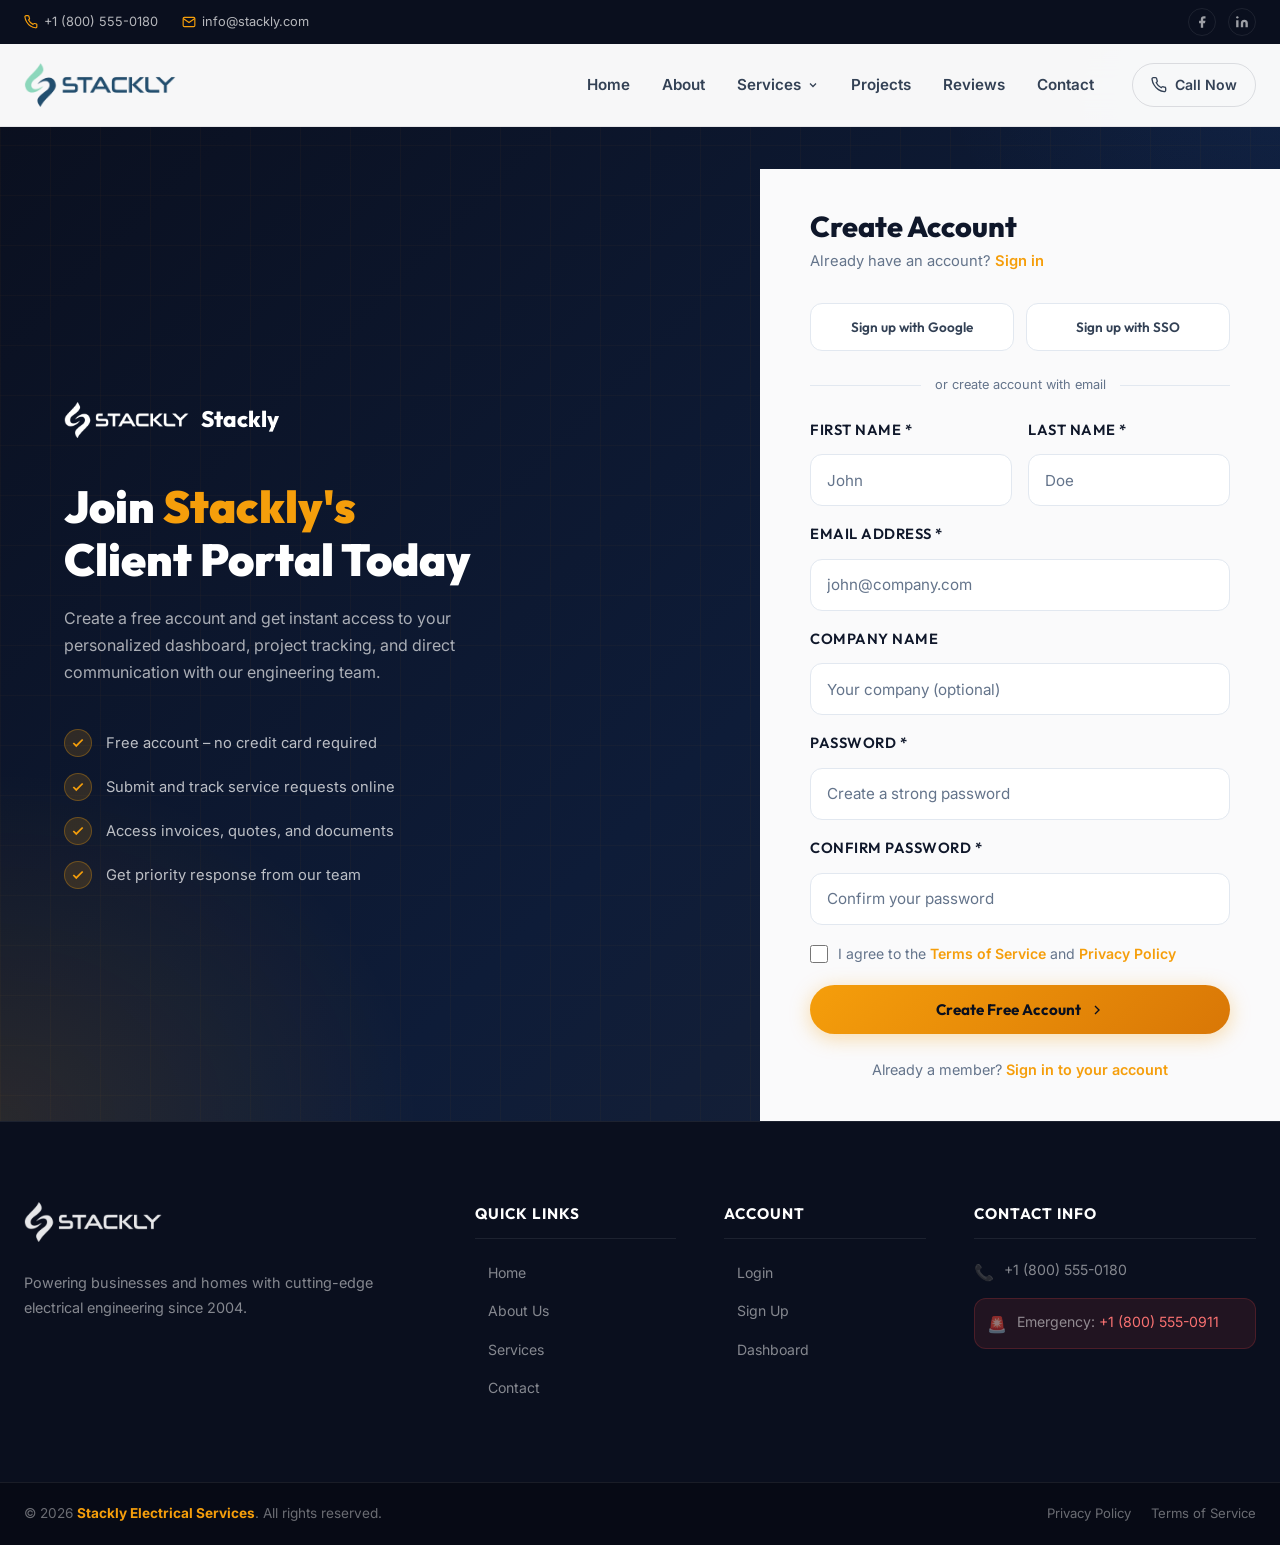
<file: signup.html>
<!DOCTYPE html>
<html lang="en">
<head>
  <meta charset="UTF-8" />
  <meta name="viewport" content="width=device-width, initial-scale=1.0" />
  <meta name="description" content="Create your Stackly Electrical Services account to manage projects and service requests online." />
  <title>Sign Up – Stackly Electrical Services</title>

  <link rel="preconnect" href="https://fonts.googleapis.com" />
  <link rel="preconnect" href="https://fonts.gstatic.com" crossorigin />
  <link href="https://fonts.googleapis.com/css2?family=Outfit:wght@300;400;500;600;700;800;900&family=Inter:wght@300;400;500;600;700&display=swap" rel="stylesheet" />

  <link rel="stylesheet" href="style.css" />
  <link rel="stylesheet" href="pages.css" />

  <style>
    .signup-message {
      display: none;
      margin-bottom: 18px;
      padding: 14px 18px;
      border-radius: 14px;
      font-size: 14px;
      font-weight: 600;
      line-height: 1.5;
      animation: fadeSlideDown 0.45s ease;
      box-shadow: 0 14px 30px rgba(0, 0, 0, 0.12);
    }

    .signup-message.show {
      display: block;
    }

    .signup-message.success {
      background: linear-gradient(135deg, #e9fff3, #d8ffea);
      color: #0d7a43;
      border: 1px solid rgba(13, 122, 67, 0.18);
    }

    .signup-message.error {
      background: linear-gradient(135deg, #fff1f1, #ffe1e1);
      color: #c62828;
      border: 1px solid rgba(198, 40, 40, 0.18);
    }

    @keyframes fadeSlideDown {
      0% {
        opacity: 0;
        transform: translateY(-12px) scale(0.98);
      }
      100% {
        opacity: 1;
        transform: translateY(0) scale(1);
      }
    }
  </style>
</head>
<body>

  <!-- TOP BAR -->
  <div class="topbar" id="topbar">
    <div class="topbar-inner container">
      <div class="topbar-left">
        <span class="topbar-item">
          <svg width="14" height="14" viewBox="0 0 24 24" fill="none" stroke="currentColor" stroke-width="2">
            <path d="M22 16.92v3a2 2 0 0 1-2.18 2 19.79 19.79 0 0 1-8.63-3.07A19.5 19.5 0 0 1 4.69 12 19.79 19.79 0 0 1 1.62 3.45 2 2 0 0 1 3.6 1h3a2 2 0 0 1 2 1.72 12.84 12.84 0 0 0 .7 2.81 2 2 0 0 1-.45 2.11L7.91 8.56A16 16 0 0 0 15.44 16.1l.96-.96a2 2 0 0 1 2.11-.45 12.84 12.84 0 0 0 2.81.7A2 2 0 0 1 22 16.92z"/>
          </svg>
          +1 (800) 555-0180
        </span>

        <span class="topbar-item">
          <svg width="14" height="14" viewBox="0 0 24 24" fill="none" stroke="currentColor" stroke-width="2">
            <path d="M4 4h16c1.1 0 2 .9 2 2v12c0 1.1-.9 2-2 2H4c-1.1 0-2-.9-2-2V6c0-1.1.9-2 2-2z"/>
            <polyline points="22,6 12,13 2,6"/>
          </svg>
          info@stackly.com
        </span>
      </div>

      <div class="topbar-right">
        <a href="404.html" class="topbar-social" aria-label="Facebook">
          <svg width="14" height="14" viewBox="0 0 24 24" fill="currentColor">
            <path d="M18 2h-3a5 5 0 0 0-5 5v3H7v4h3v8h4v-8h3l1-4h-4V7a1 1 0 0 1 1-1h3z"/>
          </svg>
        </a>
        <a href="404.html" class="topbar-social" aria-label="LinkedIn">
          <svg width="14" height="14" viewBox="0 0 24 24" fill="currentColor">
            <path d="M16 8a6 6 0 0 1 6 6v7h-4v-7a2 2 0 0 0-2-2 2 2 0 0 0-2 2v7h-4v-7a6 6 0 0 1 6-6zM2 9h4v12H2z"/>
            <circle cx="4" cy="4" r="2"/>
          </svg>
        </a>
      </div>
    </div>
  </div>

  <!-- NAVBAR -->
  <nav class="navbar" id="navbar">
    <div class="nav-inner container">
      <a href="index.html" class="nav-logo">
        <img src="Assets/logo.webp" alt="Stackly Logo" class="logo-img" />
      </a>

      <ul class="nav-links" id="nav-links">
        <li><a href="index.html" class="nav-link">Home</a></li>
        <li><a href="about.html" class="nav-link">About</a></li>
        <li class="dropdown">
          <a href="services.html" class="nav-link dropdown-trigger">
            Services
            <svg class="dropdown-arrow" width="12" height="12" viewBox="0 0 24 24" fill="none" stroke="currentColor" stroke-width="2.5">
              <polyline points="6 9 12 15 18 9"/>
            </svg>
          </a>

          <div class="dropdown-menu">
            <div class="dropdown-inner">
              <a href="services.html" class="dropdown-item">
                <span class="dropdown-icon">⚡</span>
                <span>
                  <strong>Wiring &amp; Rewiring</strong>
                  <small>Complete wiring solutions</small>
                </span>
              </a>

              <a href="services.html" class="dropdown-item">
                <span class="dropdown-icon">🔌</span>
                <span>
                  <strong>Panel Installation</strong>
                  <small>Industrial control panels</small>
                </span>
              </a>

              <a href="services.html" class="dropdown-item">
                <span class="dropdown-icon">🏭</span>
                <span>
                  <strong>Industrial Services</strong>
                  <small>Factory &amp; plant electrical</small>
                </span>
              </a>

              <a href="services.html" class="dropdown-item">
                <span class="dropdown-icon">🔧</span>
                <span>
                  <strong>Maintenance &amp; Repair</strong>
                  <small>24/7 emergency service</small>
                </span>
              </a>
            </div>
          </div>
        </li>

        <li><a href="projects.html" class="nav-link">Projects</a></li>
        <li><a href="reviews.html" class="nav-link">Reviews</a></li>
        <li><a href="contact.html" class="nav-link">Contact</a></li>
      </ul>

      <div class="nav-cta">
        <a href="404.html" class="btn-call">
          <svg width="16" height="16" viewBox="0 0 24 24" fill="none" stroke="currentColor" stroke-width="2">
            <path d="M22 16.92v3a2 2 0 0 1-2.18 2 19.79 19.79 0 0 1-8.63-3.07A19.5 19.5 0 0 1 4.69 12 19.79 19.79 0 0 1 1.62 3.45 2 2 0 0 1 3.6 1h3a2 2 0 0 1 2 1.72 12.84 12.84 0 0 0 .7 2.81 2 2 0 0 1-.45 2.11L7.91 8.56A16 16 0 0 0 15.44 16.1l.96-.96a2 2 0 0 1 2.11-.45 12.84 12.84 0 0 0 2.81.7A2 2 0 0 1 22 16.92z"/>
          </svg>
          Call Now
        </a>

        <button class="hamburger" id="hamburger" aria-label="Toggle mobile menu" aria-expanded="false">
          <span></span><span></span><span></span>
        </button>

        <div class="mobile-backdrop" id="mobile-backdrop"></div>

        <div class="mobile-menu" id="mobile-menu" role="dialog" aria-modal="true">
          <div class="mobile-menu-header">
            <a href="index.html" class="mobile-menu-logo">
              <img src="Assets/logo.webp" alt="Stackly" class="mobile-logo-img" />
            </a>
            <button class="mobile-close-btn" id="mobile-close-btn" aria-label="Close menu">
              <svg width="22" height="22" viewBox="0 0 24 24" fill="none" stroke="currentColor" stroke-width="2.5" stroke-linecap="round">
                <line x1="18" y1="6" x2="6" y2="18"/>
                <line x1="6" y1="6" x2="18" y2="18"/>
              </svg>
            </button>
          </div>

          <div class="mobile-menu-inner">
            <a href="index.html" class="mobile-link"><span class="mobile-link-icon">🏠</span> Home</a>
            <a href="about.html" class="mobile-link"><span class="mobile-link-icon">🏢</span> About</a>

            <div class="mobile-accordion">
              <button class="mobile-accordion-btn" id="mobile-services-btn">
                <span class="mobile-link-content"><span class="mobile-link-icon">⚡</span> Services</span>
                <svg class="mobile-accordion-arrow" width="14" height="14" viewBox="0 0 24 24" fill="none" stroke="currentColor" stroke-width="2.5">
                  <polyline points="6 9 12 15 18 9"/>
                </svg>
              </button>
              <div class="mobile-accordion-content" id="mobile-services-content">
                <a href="services.html" class="mobile-sub-link">⚡ Wiring &amp; Rewiring</a>
                <a href="services.html" class="mobile-sub-link">🏭 Industrial Services</a>
              </div>
            </div>

            <a href="projects.html" class="mobile-link"><span class="mobile-link-icon">🏗️</span> Projects</a>
            <a href="reviews.html" class="mobile-link"><span class="mobile-link-icon">⭐</span> Reviews</a>
            <a href="contact.html" class="mobile-link"><span class="mobile-link-icon">📩</span> Contact</a>
            <a href="login.html" class="mobile-link"><span class="mobile-link-icon">🔐</span> Login</a>
          </div>

          <div class="mobile-menu-footer">
            <a href="login.html" class="mobile-btn-call">🔐 Login</a>
            <a href="signup.html" class="mobile-btn-quote">Create Account</a>
          </div>
        </div>
      </div>
    </div>
  </nav>

  <!-- AUTH PAGE -->
  <div class="auth-page">
    <div class="auth-grid-bg"></div>

    <!-- LEFT PANEL -->
    <div class="auth-left">
      <div class="auth-brand">
        <img src="Assets/logo.webp" alt="Stackly" />
        <span class="auth-brand-name">Stackly</span>
      </div>

      <h1 class="auth-headline">
        Join <span>Stackly's</span><br />
        Client Portal Today
      </h1>

      <p class="auth-subtext">
        Create a free account and get instant access to your personalized dashboard,
        project tracking, and direct communication with our engineering team.
      </p>

      <div class="auth-features">
        <div class="auth-feature-item">
          <div class="af-check">
            <svg width="14" height="14" viewBox="0 0 24 24" fill="none" stroke="currentColor" stroke-width="3">
              <polyline points="20 6 9 17 4 12"/>
            </svg>
          </div>
          <span>Free account – no credit card required</span>
        </div>

        <div class="auth-feature-item">
          <div class="af-check">
            <svg width="14" height="14" viewBox="0 0 24 24" fill="none" stroke="currentColor" stroke-width="3">
              <polyline points="20 6 9 17 4 12"/>
            </svg>
          </div>
          <span>Submit and track service requests online</span>
        </div>

        <div class="auth-feature-item">
          <div class="af-check">
            <svg width="14" height="14" viewBox="0 0 24 24" fill="none" stroke="currentColor" stroke-width="3">
              <polyline points="20 6 9 17 4 12"/>
            </svg>
          </div>
          <span>Access invoices, quotes, and documents</span>
        </div>

        <div class="auth-feature-item">
          <div class="af-check">
            <svg width="14" height="14" viewBox="0 0 24 24" fill="none" stroke="currentColor" stroke-width="3">
              <polyline points="20 6 9 17 4 12"/>
            </svg>
          </div>
          <span>Get priority response from our team</span>
        </div>
      </div>
    </div>

    <!-- RIGHT PANEL -->
    <div class="auth-right">
      <div class="auth-form-card">
        <h2 class="auth-form-title">Create Account</h2>
        <p class="auth-form-sub">
          Already have an account? <a href="login.html">Sign in</a>
        </p>

        <div id="signup-message" class="signup-message"></div>

        <div class="auth-social-btns">
  <button class="auth-social-btn" type="button" onclick="window.location.href='404.html'">
    Sign up with Google
  </button>

  <button class="auth-social-btn" type="button" onclick="window.location.href='404.html'">
    Sign up with SSO
  </button>
</div>

        <div class="auth-divider"><span>or create account with email</span></div>

        <form id="signup-form" novalidate>
          <div class="form-row-2">
            <div class="form-group">
              <label class="form-label" for="su-fname">First Name *</label>
              <input type="text" id="su-fname" name="fname" class="form-input" placeholder="John" required />
            </div>

            <div class="form-group">
              <label class="form-label" for="su-lname">Last Name *</label>
              <input type="text" id="su-lname" name="lname" class="form-input" placeholder="Doe" required />
            </div>
          </div>

          <div class="form-group">
            <label class="form-label" for="su-email">Email Address *</label>
            <input type="email" id="su-email" name="email" class="form-input" placeholder="john@company.com" required />
          </div>

          <div class="form-group">
            <label class="form-label" for="su-company">Company Name</label>
            <input type="text" id="su-company" name="company" class="form-input" placeholder="Your company (optional)" />
          </div>

          <div class="form-group">
            <label class="form-label" for="su-password">Password *</label>
            <div class="password-field">
              <input type="password" id="su-password" name="password" class="form-input" placeholder="Create a strong password" required />
            </div>
          </div>

          <div class="form-group">
            <label class="form-label" for="su-confirm">Confirm Password *</label>
            <div class="password-field">
              <input type="password" id="su-confirm" name="confirm" class="form-input" placeholder="Confirm your password" required />
            </div>
          </div>

          <div class="form-checkbox" style="margin-bottom: 20px;">
            <input type="checkbox" id="terms-agree" name="terms" required />
            <label for="terms-agree">
              I agree to the <a href="#">Terms of Service</a> and <a href="#">Privacy Policy</a>
            </label>
          </div>

          <button type="submit" class="form-submit-btn" id="signup-submit-btn">
            Create Free Account
            <svg width="16" height="16" viewBox="0 0 24 24" fill="none" stroke="currentColor" stroke-width="2">
              <polyline points="9 18 15 12 9 6"/>
            </svg>
          </button>
        </form>

        <div class="auth-footer-link">
          Already a member? <a href="login.html">Sign in to your account</a>
        </div>
      </div>
    </div>
  </div>

  <!-- FOOTER -->
  <footer class="footer" id="footer">
    <div class="footer-top">
      <div class="container">
        <div class="footer-grid">
          <div class="footer-brand">
            <a href="index.html" class="footer-logo-link">
              <img src="Assets/logo.webp" alt="Stackly Logo" class="footer-logo" />
            </a>
            <p class="footer-tagline">
              Powering businesses and homes with cutting-edge electrical engineering since 2004.
            </p>
          </div>

          <div class="footer-col">
            <h4 class="footer-heading">Quick Links</h4>
            <ul class="footer-links">
              <li><a href="index.html">Home</a></li>
              <li><a href="about.html">About Us</a></li>
              <li><a href="services.html">Services</a></li>
              <li><a href="contact.html">Contact</a></li>
            </ul>
          </div>

          <div class="footer-col">
            <h4 class="footer-heading">Account</h4>
            <ul class="footer-links">
              <li><a href="login.html">Login</a></li>
              <li><a href="signup.html">Sign Up</a></li>
              <li><a href="dashboard.html">Dashboard</a></li>
            </ul>
          </div>

          <div class="footer-col">
            <h4 class="footer-heading">Contact Info</h4>
            <div class="footer-contact-list">
              <div class="footer-contact-item">
                <span class="footer-contact-icon">📞</span>
                <a href="tel:+18005550180">+1 (800) 555-0180</a>
              </div>
              <div class="footer-contact-item footer-emergency">
                <span class="footer-contact-icon">🚨</span>
                <span>Emergency: <a href="tel:+18005550911">+1 (800) 555-0911</a></span>
              </div>
            </div>
          </div>
        </div>
      </div>
    </div>

    <div class="footer-bottom">
      <div class="container">
        <div class="footer-bottom-inner">
          <p class="footer-copy">© 2026 <strong>Stackly Electrical Services</strong>. All rights reserved.</p>
          <div class="footer-legal">
            <a href="#">Privacy Policy</a>
            <a href="#">Terms of Service</a>
          </div>
        </div>
      </div>
    </div>
  </footer>

  <button class="back-to-top" id="back-to-top" aria-label="Back to top">
    <svg width="20" height="20" viewBox="0 0 24 24" fill="none" stroke="currentColor" stroke-width="2.5">
      <polyline points="18 15 12 9 6 15"/>
    </svg>
  </button>

  <script src="pages.js"></script>

  <script>
    const signupForm = document.getElementById("signup-form");
    const signupMessage = document.getElementById("signup-message");

    function showSignupMessage(message, type) {
      signupMessage.className = "signup-message show " + type;
      signupMessage.textContent = message;
    }

    signupForm.addEventListener("submit", function (e) {
      e.preventDefault();

      const firstName = document.getElementById("su-fname").value.trim();
      const lastName = document.getElementById("su-lname").value.trim();
      const email = document.getElementById("su-email").value.trim();
      const company = document.getElementById("su-company").value.trim();
      const password = document.getElementById("su-password").value.trim();
      const confirmPassword = document.getElementById("su-confirm").value.trim();
      const terms = document.getElementById("terms-agree").checked;

      if (!firstName || !lastName || !email || !password || !confirmPassword) {
        showSignupMessage("Please fill all required fields.", "error");
        return;
      }

      if (password !== confirmPassword) {
        showSignupMessage("Passwords do not match.", "error");
        return;
      }

      if (!terms) {
        showSignupMessage("Please agree to the Terms of Service and Privacy Policy.", "error");
        return;
      }

      const userData = {
        firstName,
        lastName,
        email,
        company,
        password
      };

      localStorage.setItem("stacklyUser", JSON.stringify(userData));

      showSignupMessage("Signup successful! Redirecting to login page...", "success");

      setTimeout(() => {
        window.location.href = "login.html";
      }, 1800);
    });
  </script>
</body>
</html>
</file>
<file: style.css>
/* ============================================================
   STACKLY – ELECTRICAL SERVICES WEBSITE
   style.css – Premium Design System
   ============================================================ */

/* ---- RESET & BASE ---- */
*, *::before, *::after {
  box-sizing: border-box;
  margin: 0;
  padding: 0;
}

:root {
  /* Colors */
  --primary:        #f59e0b;
  --primary-dark:   #d97706;
  --primary-light:  #fcd34d;
  --primary-glow:   rgba(245, 158, 11, 0.25);

  --dark:           #0a0f1e;
  --dark-2:         #111827;
  --dark-3:         #1a2235;
  --dark-4:         #1e2d45;

  --navy:           #0e1c38;
  --navy-2:         #162a50;

  --light:          #f8fafc;
  --light-2:        #e2e8f0;
  --light-3:        #94a3b8;

  --accent-green:   #22d3ee;
  --accent-blue:    #3b82f6;

  --text-primary:   #0f172a;
  --text-secondary: #334155;
  --text-muted:     #64748b;
  --text-light:     #f1f5f9;

  --white:          #ffffff;
  --border:         rgba(255,255,255,0.08);
  --border-light:   rgba(0,0,0,0.08);

  /* Typography */
  --font-heading:   'Outfit', sans-serif;
  --font-body:      'Inter', sans-serif;

  /* Spacing */
  --section-py:     100px;
  --container-max:  1280px;

  /* Shadows */
  --shadow-sm:      0 1px 3px rgba(0,0,0,0.1), 0 1px 2px rgba(0,0,0,0.06);
  --shadow-md:      0 4px 6px rgba(0,0,0,0.07), 0 2px 4px rgba(0,0,0,0.06);
  --shadow-lg:      0 10px 15px rgba(0,0,0,0.1), 0 4px 6px rgba(0,0,0,0.05);
  --shadow-xl:      0 20px 25px rgba(0,0,0,0.15), 0 10px 10px rgba(0,0,0,0.04);
  --shadow-glow:    0 0 30px rgba(245,158,11,0.3);

  /* Radii */
  --radius-sm:      6px;
  --radius-md:      12px;
  --radius-lg:      20px;
  --radius-xl:      28px;

  /* Transitions */
  --ease:           cubic-bezier(0.4, 0, 0.2, 1);
  --bounce:         cubic-bezier(0.34, 1.56, 0.64, 1);
  --transition:     all 0.3s var(--ease);
  --transition-slow:all 0.6s var(--ease);
}

html {
  scroll-behavior: smooth;
  font-size: 16px;
}

body {
  font-family: var(--font-body);
  color: var(--text-primary);
  background: var(--white);
  overflow-x: hidden;
  line-height: 1.6;
}

img { display: block; width: 100%; height: auto; }
a { text-decoration: none; color: inherit; }
button { cursor: pointer; border: none; background: none; font-family: inherit; }
ul { list-style: none; }

.container {
  max-width: var(--container-max);
  margin: 0 auto;
  padding: 0 24px;
}

/* ============================================================
   TYPOGRAPHY HELPERS
   ============================================================ */
.section-label {
  display: inline-flex;
  align-items: center;
  gap: 8px;
  font-family: var(--font-heading);
  font-size: 0.8rem;
  font-weight: 700;
  letter-spacing: 2.5px;
  text-transform: uppercase;
  color: var(--primary);
  margin-bottom: 16px;
}
.section-label::before {
  content: '';
  display: block;
  width: 24px;
  height: 2px;
  background: var(--primary);
}

.section-label.light { color: var(--primary-light); }
.section-label.light::before { background: var(--primary-light); }

.section-title {
  font-family: var(--font-heading);
  font-size: clamp(2rem, 4vw, 2.8rem);
  font-weight: 800;
  color: var(--text-primary);
  line-height: 1.2;
  margin-bottom: 20px;
}

.section-title.light { color: var(--white); }

.text-accent { color: var(--primary); }
.text-accent-light { color: var(--primary-light); }

.section-header {
  text-align: center;
  max-width: 680px;
  margin: 0 auto 64px;
}

.section-subtitle {
  font-size: 1.05rem;
  color: var(--text-muted);
  line-height: 1.7;
}

/* ============================================================
   BUTTONS
   ============================================================ */
.btn-primary {
  display: inline-flex;
  align-items: center;
  gap: 8px;
  padding: 14px 32px;
  background: linear-gradient(135deg, var(--primary), var(--primary-dark));
  color: var(--dark);
  font-family: var(--font-heading);
  font-weight: 700;
  font-size: 0.95rem;
  border-radius: 50px;
  transition: var(--transition);
  box-shadow: 0 4px 20px rgba(245,158,11,0.35);
  position: relative;
  overflow: hidden;
}
.btn-primary::before {
  content: '';
  position: absolute;
  inset: 0;
  background: linear-gradient(135deg, rgba(255,255,255,0.2), transparent);
  opacity: 0;
  transition: var(--transition);
}
.btn-primary:hover {
  transform: translateY(-3px);
  box-shadow: 0 8px 30px rgba(245,158,11,0.5);
}
.btn-primary:hover::before { opacity: 1; }
.btn-primary:active { transform: translateY(0); }

.btn-outline {
  display: inline-flex;
  align-items: center;
  gap: 8px;
  padding: 14px 32px;
  border: 2px solid var(--primary);
  color: var(--primary);
  font-family: var(--font-heading);
  font-weight: 700;
  font-size: 0.95rem;
  border-radius: 50px;
  transition: var(--transition);
}
.btn-outline:hover {
  background: var(--primary);
  color: var(--dark);
  transform: translateY(-3px);
  box-shadow: 0 6px 20px rgba(245,158,11,0.3);
}

.btn-outline-hero {
  display: inline-flex;
  align-items: center;
  gap: 8px;
  padding: 14px 28px;
  border: 2px solid rgba(255,255,255,0.4);
  color: var(--white);
  font-family: var(--font-heading);
  font-weight: 600;
  font-size: 0.95rem;
  border-radius: 50px;
  transition: var(--transition);
  backdrop-filter: blur(8px);
}
.btn-outline-hero:hover {
  border-color: var(--primary);
  background: rgba(245,158,11,0.15);
  color: var(--primary);
  transform: translateY(-3px);
}

.mt-btn { margin-top: 40px; }

/* 3D Button Effect */
.hero-btn-3d {
  transform-style: preserve-3d;
  box-shadow: 0 6px 0 var(--primary-dark), 0 8px 20px rgba(245,158,11,0.4);
}
.hero-btn-3d:hover {
  transform: translateY(-5px) rotateX(5deg);
  box-shadow: 0 10px 0 var(--primary-dark), 0 14px 30px rgba(245,158,11,0.45);
}
.hero-btn-3d:active {
  transform: translateY(2px);
  box-shadow: 0 3px 0 var(--primary-dark), 0 4px 15px rgba(245,158,11,0.3);
}

/* ============================================================
   TOP BAR
   ============================================================ */
.topbar {
  background: var(--dark);
  color: rgba(255,255,255,0.75);
  font-size: 0.8rem;
  font-family: var(--font-body);
  border-bottom: 1px solid var(--border);
  position: relative;
  z-index: 200;
}

.topbar-inner {
  display: flex;
  justify-content: space-between;
  align-items: center;
  height: 44px;
  gap: 20px;
}

.topbar-left {
  display: flex;
  align-items: center;
  gap: 24px;
  flex-wrap: wrap;
}

.topbar-item {
  display: flex;
  align-items: center;
  gap: 6px;
  color: rgba(255,255,255,0.7);
  transition: var(--transition);
}
.topbar-item:hover { color: var(--primary); }
.topbar-item svg { color: var(--primary); }

.topbar-right {
  display: flex;
  align-items: center;
  gap: 12px;
}

.topbar-social {
  display: flex;
  align-items: center;
  justify-content: center;
  width: 28px;
  height: 28px;
  border-radius: 50%;
  border: 1px solid var(--border);
  color: rgba(255,255,255,0.6);
  transition: var(--transition);
}
.topbar-social:hover {
  background: var(--primary);
  border-color: var(--primary);
  color: var(--dark);
  transform: translateY(-2px);
}

/* =========================================================
   STACKLY ELECTRICAL WEBSITE - PREMIUM NAVBAR CSS
   ========================================================= */

/* ------------------------------
   NAVBAR
------------------------------ */
.navbar {
  position: fixed;
  top: 44px;
  left: 0;
  width: 100%;
  z-index: 999;
  background: rgba(255, 255, 255, 0.97);
  backdrop-filter: blur(18px);
  -webkit-backdrop-filter: blur(18px);
  border-bottom: 1px solid rgba(15, 23, 42, 0.08);
  transition: all 0.35s ease;
}

.navbar.scrolled {
  top: 0;
  background: rgba(255, 255, 255, 0.98);
  box-shadow: 0 10px 30px rgba(15, 23, 42, 0.12);
}

.nav-inner {
  display: flex;
  align-items: center;
  justify-content: space-between;
  gap: 24px;
  min-height: 82px;
}

/* ------------------------------
   LOGO
------------------------------ */
.nav-logo {
  display: flex;
  align-items: center;
  flex-shrink: 0;
  position: relative;
  z-index: 1200;
}

.logo-img {
  height: 44px;
  width: auto;
  display: block;
  transition: transform 0.35s ease, filter 0.35s ease;
}

.nav-logo:hover .logo-img {
  transform: scale(1.04);
  filter: drop-shadow(0 6px 14px rgba(245, 158, 11, 0.28));
}

/* ------------------------------
   DESKTOP NAV LINKS
------------------------------ */
.nav-links {
  display: flex;
  align-items: center;
  gap: 4px;
  margin-left: auto;
}

.nav-link {
  position: relative;
  display: flex;
  align-items: center;
  gap: 6px;
  padding: 10px 14px;
  font-size: 0.95rem;
  font-weight: 600;
  color: var(--text-secondary);
  border-radius: 10px;
  transition: all 0.3s ease;
  white-space: nowrap;
}

.nav-link::after {
  content: "";
  position: absolute;
  left: 50%;
  bottom: 4px;
  transform: translateX(-50%);
  width: 0;
  height: 2px;
  background: var(--primary);
  border-radius: 999px;
  transition: width 0.3s ease;
}

.nav-link:hover,
.nav-link.active {
  color: var(--primary);
}

.nav-link:hover::after,
.nav-link.active::after {
  width: 60%;
}

/* ------------------------------
   DROPDOWN
------------------------------ */
.dropdown {
  position: relative;
}

.dropdown-trigger {
  cursor: pointer;
}

.dropdown-arrow {
  transition: transform 0.3s ease;
}

.dropdown:hover .dropdown-arrow,
.dropdown.open .dropdown-arrow {
  transform: rotate(180deg);
}

.dropdown-menu {
  position: absolute;
  top: calc(100% + 14px);
  left: 50%;
  transform: translateX(-50%) translateY(10px);
  width: 540px;
  background: #fff;
  border-radius: 22px;
  border: 1px solid rgba(15, 23, 42, 0.08);
  box-shadow: 0 24px 70px rgba(15, 23, 42, 0.18);
  opacity: 0;
  visibility: hidden;
  pointer-events: none;
  transition: all 0.35s ease;
  z-index: 1200;
}

.dropdown-menu::before {
  content: "";
  position: absolute;
  top: -8px;
  left: 50%;
  transform: translateX(-50%);
  border-left: 8px solid transparent;
  border-right: 8px solid transparent;
  border-bottom: 8px solid #fff;
}

.dropdown:hover .dropdown-menu,
.dropdown.open .dropdown-menu {
  opacity: 1;
  visibility: visible;
  pointer-events: auto;
  transform: translateX(-50%) translateY(0);
}

.dropdown-inner {
  display: grid;
  grid-template-columns: repeat(2, 1fr);
  gap: 8px;
  padding: 18px;
}

.dropdown-item {
  display: flex;
  gap: 14px;
  align-items: flex-start;
  padding: 14px 16px;
  border-radius: 16px;
  transition: all 0.3s ease;
  color: var(--text-secondary);
}

.dropdown-item:hover {
  background: linear-gradient(135deg, rgba(245, 158, 11, 0.08), rgba(245, 158, 11, 0.03));
  transform: translateY(-2px);
}

.dropdown-icon {
  font-size: 1.35rem;
  flex-shrink: 0;
  line-height: 1;
  transition: transform 0.3s ease;
}

.dropdown-item:hover .dropdown-icon {
  transform: scale(1.12);
}

.dropdown-item strong {
  display: block;
  color: var(--text-primary);
  font-size: 0.92rem;
  margin-bottom: 2px;
}

.dropdown-item small {
  display: block;
  color: var(--text-muted);
  font-size: 0.78rem;
  line-height: 1.45;
}

/* ------------------------------
   NAV CTA
------------------------------ */
.nav-cta {
  display: flex;
  align-items: center;
  gap: 12px;
  flex-shrink: 0;
}

.btn-call {
  display: inline-flex;
  align-items: center;
  gap: 8px;
  padding: 10px 18px;
  border: 1.5px solid rgba(15, 23, 42, 0.12);
  border-radius: 999px;
  font-size: 0.88rem;
  font-weight: 600;
  color: var(--text-secondary);
  transition: all 0.3s ease;
}

.btn-call:hover {
  color: var(--primary);
  border-color: var(--primary);
  background: rgba(245, 158, 11, 0.05);
}

.btn-quote {
  display: inline-flex;
  align-items: center;
  justify-content: center;
  padding: 11px 22px;
  border-radius: 999px;
  background: linear-gradient(135deg, var(--primary), var(--primary-dark));
  color: var(--dark);
  font-size: 0.9rem;
  font-weight: 700;
  box-shadow: 0 10px 24px rgba(245, 158, 11, 0.28);
  transition: all 0.35s ease;
}

.btn-quote:hover {
  transform: translateY(-2px);
  box-shadow: 0 14px 30px rgba(245, 158, 11, 0.35);
}

/* ------------------------------
   HAMBURGER
------------------------------ */
.hamburger {
  display: none;
  width: 44px;
  height: 44px;
  border-radius: 12px;
  background: transparent;
  align-items: center;
  justify-content: center;
  flex-direction: column;
  gap: 5px;
  padding: 0;
  cursor: pointer;
  transition: all 0.3s ease;
  position: relative;
  z-index: 1202;
}

.hamburger:hover {
  background: rgba(245, 158, 11, 0.08);
}

.hamburger span {
  width: 22px;
  height: 2.5px;
  border-radius: 999px;
  background: var(--text-primary);
  transition: all 0.35s ease;
  transform-origin: center;
}

/* Open state */
.hamburger.open span:nth-child(1) {
  transform: translateY(7.5px) rotate(45deg);
  background: var(--primary);
}

.hamburger.open span:nth-child(2) {
  opacity: 0;
  transform: scaleX(0);
}

.hamburger.open span:nth-child(3) {
  transform: translateY(-7.5px) rotate(-45deg);
  background: var(--primary);
}

/* ------------------------------
   MOBILE BACKDROP
------------------------------ */
.mobile-backdrop {
  position: fixed;
  inset: 0;
  background: rgba(2, 6, 23, 0.72);
  backdrop-filter: blur(6px);
  -webkit-backdrop-filter: blur(6px);
  z-index: 1200;
  opacity: 0;
  visibility: hidden;
  transition: all 0.35s ease;
}

.mobile-backdrop.show {
  opacity: 1;
  visibility: visible;
}

/* ------------------------------
   FULLSCREEN MOBILE MENU
   RIGHT SIDE -> 100% COVER
------------------------------ */
.mobile-menu {
  position: fixed;
  top: 0;
  right: 0;
  width: 100%;
  max-width: 100%;
  height: 100vh;
  min-height: 100vh;
  background: linear-gradient(180deg, #08111f 0%, #0d1728 45%, #111c2f 100%);
  z-index: 1201;
  display: flex;
  flex-direction: column;
  transform: translateX(100%);
  opacity: 1;
  visibility: hidden;
  transition: transform 0.45s ease, visibility 0s linear 0.45s;
  overflow: hidden;
}

.mobile-menu.open {
  transform: translateX(0);
  visibility: visible;
  transition: transform 0.45s ease, visibility 0s linear 0s;
}

/* Mobile header */
.mobile-menu-header {
  display: flex;
  align-items: center;
  justify-content: space-between;
  padding: 18px 22px;
  border-bottom: 1px solid rgba(255, 255, 255, 0.08);
  flex-shrink: 0;
}

.mobile-menu-logo {
  display: inline-flex;
  align-items: center;
}

.mobile-logo-img {
  height: 38px;
  width: auto;
  display: block;
  filter: brightness(0) invert(1);
}

.mobile-close-btn {
  width: 42px;
  height: 42px;
  border-radius: 50%;
  background: rgba(255, 255, 255, 0.08);
  color: #fff;
  display: inline-flex;
  align-items: center;
  justify-content: center;
  transition: all 0.3s ease;
}

.mobile-close-btn:hover {
  background: rgba(245, 158, 11, 0.16);
  color: var(--primary);
  transform: rotate(90deg);
}

/* Mobile inner */
.mobile-menu-inner {
  flex: 1;
  overflow-y: auto;
  padding: 14px 0 8px;
}

/* Mobile links */
.mobile-link,
.mobile-accordion-btn {
  width: 100%;
  display: flex;
  align-items: center;
  gap: 14px;
  justify-content: flex-start;
  padding: 16px 24px;
  color: rgba(255, 255, 255, 0.84);
  font-size: 1.05rem;
  font-weight: 600;
  border-left: 3px solid transparent;
  transition: all 0.3s ease;
  background: transparent;
}

.mobile-accordion-btn {
  justify-content: space-between;
}

.mobile-link:hover,
.mobile-accordion-btn:hover {
  background: rgba(245, 158, 11, 0.08);
  color: var(--primary);
  border-left-color: var(--primary);
  padding-left: 30px;
}

.mobile-link-icon {
  width: 24px;
  text-align: center;
  font-size: 1.1rem;
  flex-shrink: 0;
}

.mobile-link-content {
  display: flex;
  align-items: center;
  gap: 14px;
}

.mobile-accordion-arrow {
  transition: transform 0.3s ease;
  flex-shrink: 0;
}

.mobile-accordion-btn.open .mobile-accordion-arrow {
  transform: rotate(180deg);
}

/* Accordion content */
.mobile-accordion-content {
  max-height: 0;
  overflow: hidden;
  transition: max-height 0.35s ease;
  background: rgba(255, 255, 255, 0.03);
}

.mobile-accordion-content.open {
  max-height: 420px;
}

.mobile-sub-link {
  display: block;
  padding: 12px 24px 12px 58px;
  color: rgba(255, 255, 255, 0.66);
  font-size: 0.92rem;
  transition: all 0.25s ease;
  border-left: 2px solid rgba(255, 255, 255, 0.06);
}

.mobile-sub-link:hover {
  color: var(--primary);
  background: rgba(245, 158, 11, 0.06);
  border-left-color: var(--primary);
  padding-left: 64px;
}

/* Mobile footer */
.mobile-menu-footer {
  padding: 22px;
  border-top: 1px solid rgba(255, 255, 255, 0.08);
  display: flex;
  flex-direction: column;
  gap: 12px;
  background: rgba(0, 0, 0, 0.16);
  flex-shrink: 0;
}

.mobile-btn-call,
.mobile-btn-quote {
  display: flex;
  align-items: center;
  justify-content: center;
  min-height: 50px;
  padding: 12px 18px;
  border-radius: 999px;
  font-weight: 700;
  transition: all 0.3s ease;
}

.mobile-btn-call {
  border: 1.5px solid rgba(255, 255, 255, 0.16);
  color: #fff;
}

.mobile-btn-call:hover {
  border-color: var(--primary);
  color: var(--primary);
  background: rgba(245, 158, 11, 0.08);
}

.mobile-btn-quote {
  background: linear-gradient(135deg, var(--primary), var(--primary-dark));
  color: var(--dark);
  box-shadow: 0 10px 24px rgba(245, 158, 11, 0.28);
}

.mobile-btn-quote:hover {
  transform: translateY(-2px);
}

.mobile-menu-socials {
  display: flex;
  justify-content: center;
  gap: 12px;
  padding-top: 4px;
}

.mobile-social {
  width: 38px;
  height: 38px;
  border-radius: 50%;
  display: inline-flex;
  align-items: center;
  justify-content: center;
  color: rgba(255, 255, 255, 0.75);
  border: 1px solid rgba(255, 255, 255, 0.12);
  transition: all 0.3s ease;
}

.mobile-social:hover {
  background: var(--primary);
  color: var(--dark);
  border-color: var(--primary);
  transform: translateY(-2px);
}

/* ------------------------------
   MOBILE LINK ANIMATION
------------------------------ */
.mobile-link,
.mobile-accordion-btn {
  opacity: 0;
  transform: translateX(28px);
}

.mobile-menu.open .mobile-link,
.mobile-menu.open .mobile-accordion-btn {
  animation: mobileNavFade 0.45s ease forwards;
}

.mobile-menu.open .mobile-link:nth-child(1) { animation-delay: 0.08s; }
.mobile-menu.open .mobile-link:nth-child(2) { animation-delay: 0.14s; }
.mobile-menu.open .mobile-accordion:nth-child(3) .mobile-accordion-btn { animation-delay: 0.20s; }
.mobile-menu.open .mobile-link:nth-child(4) { animation-delay: 0.26s; }
.mobile-menu.open .mobile-link:nth-child(5) { animation-delay: 0.32s; }
.mobile-menu.open .mobile-link:nth-child(6) { animation-delay: 0.38s; }

@keyframes mobileNavFade {
  from {
    opacity: 0;
    transform: translateX(28px);
  }
  to {
    opacity: 1;
    transform: translateX(0);
  }
}

/* ------------------------------
   BODY LOCK WHEN MOBILE MENU OPEN
------------------------------ */
body.menu-open {
  overflow: hidden;
  height: 100vh;
}

/* ------------------------------
   RESPONSIVE
------------------------------ */
@media (max-width: 1199px) {
  .nav-links {
    gap: 0;
  }

  .nav-link {
    padding: 10px 12px;
    font-size: 0.9rem;
  }

  .dropdown-menu {
    width: 500px;
  }
}

@media (max-width: 991px) {
  .nav-inner {
    min-height: 76px;
    gap: 14px;
  }

  .nav-links,
  .btn-call,
  .btn-quote {
    display: none;
  }

  .hamburger {
    display: flex;
    margin-left: auto;
  }

  .nav-cta {
    margin-left: auto;
    gap: 10px;
  }

  .logo-img {
    height: 40px;
  }
}

@media (max-width: 767px) {
  .navbar {
    top: 0;
  }

  .nav-inner {
    min-height: 72px;
  }

  .mobile-menu-header {
    padding: 16px 18px;
  }

  .mobile-menu-footer {
    padding: 18px;
  }

  .mobile-link,
  .mobile-accordion-btn {
    font-size: 1rem;
    padding: 15px 20px;
  }

  .mobile-sub-link {
    padding: 12px 20px 12px 52px;
  }

  .mobile-link:hover,
  .mobile-accordion-btn:hover {
    padding-left: 26px;
  }

  .mobile-sub-link:hover {
    padding-left: 58px;
  }

  .mobile-logo-img {
    height: 34px;
  }
}

@media (max-width: 575px) {
  .nav-inner {
    min-height: 68px;
  }

  .logo-img {
    height: 36px;
  }

  .hamburger {
    width: 42px;
    height: 42px;
  }

  .mobile-menu {
    width: 100%;
    height: 100vh;
  }

  .mobile-link,
  .mobile-accordion-btn {
    font-size: 0.98rem;
  }

  .mobile-btn-call,
  .mobile-btn-quote {
    min-height: 48px;
    font-size: 0.92rem;
  }
}

/* ============================================================
   HERO SECTION
   ============================================================ */
.hero {
  position: relative;
  height: 100vh;
  min-height: 680px;
  max-height: 980px;
  overflow: hidden;
  background: var(--dark);
  margin-top: 124px; /* topbar + navbar */
}

.hero-slider {
  position: relative;
  width: 100%;
  height: 100%;
}

.hero-slide {
  position: absolute;
  inset: 0;
  background-size: cover;
  background-position: center;
  background-repeat: no-repeat;
  opacity: 0;
  transition: opacity 0.9s var(--ease), transform 1.2s var(--ease);
  transform: scale(1.05);
}

.hero-slide.active {
  opacity: 1;
  transform: scale(1);
  z-index: 2;
}

.hero-slide.exiting {
  z-index: 1;
  opacity: 0;
}

.slide-overlay {
  position: absolute;
  inset: 0;
  background: linear-gradient(
    135deg,
    rgba(10, 15, 30, 0.82) 0%,
    rgba(10, 15, 30, 0.55) 50%,
    rgba(10, 15, 30, 0.3) 100%
  );
}

.hero-content {
  position: relative;
  z-index: 5;
  height: 100%;
  display: flex;
  flex-direction: column;
  justify-content: center;
  padding-top: 40px;
  padding-bottom: 100px;
}

.hero-badge {
  display: inline-flex;
  align-items: center;
  gap: 6px;
  padding: 7px 18px;
  background: rgba(245, 158, 11, 0.18);
  border: 1px solid rgba(245, 158, 11, 0.4);
  border-radius: 50px;
  color: var(--primary-light);
  font-family: var(--font-heading);
  font-size: 0.82rem;
  font-weight: 700;
  letter-spacing: 1px;
  text-transform: uppercase;
  width: fit-content;
  margin-bottom: 24px;
  backdrop-filter: blur(8px);
}

.hero-title {
  font-family: var(--font-heading);
  font-size: clamp(2.5rem, 6vw, 5rem);
  font-weight: 900;
  color: var(--white);
  line-height: 1.1;
  margin-bottom: 24px;
  text-shadow: 0 2px 20px rgba(0,0,0,0.3);
}

.hero-highlight {
  background: linear-gradient(90deg, var(--primary), var(--primary-light));
  -webkit-background-clip: text;
  -webkit-text-fill-color: transparent;
  background-clip: text;
  position: relative;
}

.hero-subtitle {
  font-size: clamp(1rem, 2vw, 1.2rem);
  color: rgba(255, 255, 255, 0.82);
  max-width: 580px;
  line-height: 1.7;
  margin-bottom: 40px;
}

.hero-actions {
  display: flex;
  align-items: center;
  gap: 18px;
  flex-wrap: wrap;
  margin-bottom: 60px;
}

/* Hero Stats */
.hero-stats {
  display: flex;
  align-items: center;
  gap: 0;
  flex-wrap: wrap;
  row-gap: 16px;
}

.hero-stat {
  display: flex;
  flex-direction: column;
  padding: 0 28px;
}
.hero-stat:first-child { padding-left: 0; }

.hero-stat-divider {
  width: 1px;
  height: 48px;
  background: rgba(255,255,255,0.2);
}

.stat-num {
  font-family: var(--font-heading);
  font-size: 2.2rem;
  font-weight: 900;
  color: var(--primary);
  line-height: 1;
}

.stat-plus {
  font-family: var(--font-heading);
  font-size: 1.4rem;
  font-weight: 900;
  color: var(--primary);
  vertical-align: top;
  line-height: 1.2;
}

.stat-label {
  font-size: 0.78rem;
  color: rgba(255,255,255,0.6);
  text-transform: uppercase;
  letter-spacing: 1px;
  margin-top: 4px;
  font-weight: 500;
}

/* Slider Controls */
.slider-btn {
  position: absolute;
  top: 50%;
  transform: translateY(-50%);
  z-index: 10;
  width: 52px;
  height: 52px;
  border-radius: 50%;
  background: rgba(255,255,255,0.12);
  border: 1.5px solid rgba(255,255,255,0.3);
  color: var(--white);
  display: flex;
  align-items: center;
  justify-content: center;
  transition: var(--transition);
  backdrop-filter: blur(8px);
}
.slider-btn:hover {
  background: var(--primary);
  border-color: var(--primary);
  color: var(--dark);
  transform: translateY(-50%) scale(1.1);
}
.slider-prev { left: 28px; }
.slider-next { right: 28px; }

/* Slider Dots */
.slider-dots {
  position: absolute;
  bottom: 36px;
  left: 50%;
  transform: translateX(-50%);
  z-index: 10;
  display: flex;
  gap: 10px;
}

.dot {
  width: 10px;
  height: 10px;
  border-radius: 50%;
  background: rgba(255,255,255,0.4);
  border: none;
  transition: var(--transition);
  padding: 0;
}
.dot.active {
  background: var(--primary);
  width: 30px;
  border-radius: 5px;
  box-shadow: 0 0 10px rgba(245,158,11,0.5);
}
.dot:hover { background: rgba(255,255,255,0.7); }

/* 3D Floating Elements */
.hero-3d-element {
  position: absolute;
  z-index: 4;
  font-size: 2rem;
  pointer-events: none;
  filter: drop-shadow(0 4px 16px rgba(245,158,11,0.4));
  animation-timing-function: ease-in-out;
  animation-iteration-count: infinite;
}

.el-1 {
  top: 20%;
  right: 12%;
  animation: float3d 4.5s ease-in-out infinite;
}
.el-2 {
  top: 65%;
  right: 18%;
  animation: float3d 5.5s ease-in-out infinite reverse;
}
.el-3 {
  top: 30%;
  right: 6%;
  animation: float3d 6s ease-in-out infinite;
  animation-delay: 1s;
}
.el-4 {
  top: 75%;
  right: 8%;
  animation: float3d 4s ease-in-out infinite;
  animation-delay: 0.7s;
}

@keyframes float3d {
  0%   { transform: translateY(0)   rotateX(0)  rotateY(0)  scale(1);   }
  25%  { transform: translateY(-12px) rotateX(10deg) rotateY(5deg) scale(1.05); }
  50%  { transform: translateY(-20px) rotateX(0)  rotateY(10deg) scale(1.08); }
  75%  { transform: translateY(-10px) rotateX(-5deg) rotateY(5deg) scale(1.04); }
  100% { transform: translateY(0)   rotateX(0)  rotateY(0)  scale(1);   }
}

/* Scroll indicator */
.scroll-indicator {
  position: absolute;
  bottom: 40px;
  right: 48px;
  z-index: 10;
  display: flex;
  flex-direction: column;
  align-items: center;
  gap: 10px;
  color: rgba(255,255,255,0.5);
  font-size: 0.72rem;
  font-weight: 500;
  letter-spacing: 1.5px;
  text-transform: uppercase;
  animation: fadeInUp 1s ease 1.5s both;
}

.scroll-mouse {
  width: 24px;
  height: 38px;
  border: 2px solid rgba(255,255,255,0.4);
  border-radius: 12px;
  display: flex;
  justify-content: center;
  padding-top: 6px;
}

.scroll-wheel {
  width: 4px;
  height: 8px;
  background: var(--primary);
  border-radius: 2px;
  animation: scrollWheel 1.8s ease infinite;
}

@keyframes scrollWheel {
  0%   { transform: translateY(0); opacity: 1; }
  80%  { transform: translateY(14px); opacity: 0; }
  100% { transform: translateY(0); opacity: 0; }
}

/* Hero reveal animations */
.reveal-hero {
  opacity: 0;
  transform: translateY(30px);
}
.hero-slide.active .reveal-hero:nth-child(1) { animation: heroReveal 0.7s ease 0.3s both; }
.hero-slide.active .reveal-hero:nth-child(2) { animation: heroReveal 0.7s ease 0.5s both; }
.hero-slide.active .reveal-hero:nth-child(3) { animation: heroReveal 0.7s ease 0.65s both; }
.hero-slide.active .reveal-hero:nth-child(4) { animation: heroReveal 0.7s ease 0.8s both; }
.hero-slide.active .reveal-hero:nth-child(5) { animation: heroReveal 0.7s ease 0.95s both; }

@keyframes heroReveal {
  to { opacity: 1; transform: translateY(0); }
}

/* ============================================================
   ABOUT SECTION
   ============================================================ */
.about-section {
  padding: var(--section-py) 0;
  background: var(--light);
  overflow: hidden;
}

.about-grid {
  display: grid;
  grid-template-columns: 1fr 1fr;
  gap: 80px;
  align-items: center;
  margin-bottom: 80px;
}

/* About Visual */
.about-visual { position: relative; }

.about-img-wrapper {
  position: relative;
  border-radius: var(--radius-xl);
  overflow: visible;
}

.about-main-img {
  border-radius: var(--radius-xl);
  aspect-ratio: 4/5;
  object-fit: cover;
  box-shadow: var(--shadow-xl);
  transition: transform 0.6s var(--ease);
}
.about-img-wrapper:hover .about-main-img {
  transform: scale(1.02);
}

.about-badge-card {
  position: absolute;
  bottom: -28px;
  right: -28px;
  background: linear-gradient(135deg, var(--primary), var(--primary-dark));
  color: var(--dark);
  padding: 20px 24px;
  border-radius: var(--radius-lg);
  display: flex;
  align-items: center;
  gap: 14px;
  box-shadow: 0 12px 35px rgba(245,158,11,0.35);
  z-index: 5;
}
.badge-icon { font-size: 2rem; }
.badge-num {
  font-family: var(--font-heading);
  font-size: 1.8rem;
  font-weight: 900;
  line-height: 1;
}
.badge-text {
  font-size: 0.78rem;
  font-weight: 600;
  text-transform: uppercase;
  letter-spacing: 1px;
}

.about-floating-card {
  position: absolute;
  top: 28px;
  left: -28px;
  background: var(--dark);
  color: var(--white);
  padding: 14px 20px;
  border-radius: var(--radius-md);
  display: flex;
  align-items: center;
  gap: 10px;
  font-family: var(--font-heading);
  font-size: 0.85rem;
  font-weight: 600;
  box-shadow: var(--shadow-xl);
  z-index: 5;
  border: 1px solid rgba(245,158,11,0.2);
  animation: floatCard 3.5s ease-in-out infinite;
}
.floating-icon { font-size: 1.2rem; }

@keyframes floatCard {
  0%, 100% { transform: translateY(0); }
  50%       { transform: translateY(-8px); }
}

/* About Content */
.about-content { }

.about-lead {
  font-size: 1.15rem;
  font-weight: 500;
  color: var(--text-secondary);
  line-height: 1.7;
  margin-bottom: 16px;
}

.about-desc {
  font-size: 0.97rem;
  color: var(--text-muted);
  line-height: 1.8;
  margin-bottom: 32px;
}

.about-features {
  display: flex;
  flex-direction: column;
  gap: 12px;
  margin-bottom: 36px;
}

.about-feature {
  display: flex;
  align-items: center;
  gap: 12px;
  font-size: 0.92rem;
  color: var(--text-secondary);
  font-weight: 500;
}

.feature-check {
  width: 24px;
  height: 24px;
  border-radius: 50%;
  background: linear-gradient(135deg, var(--primary), var(--primary-dark));
  color: var(--dark);
  font-size: 0.7rem;
  font-weight: 900;
  display: flex;
  align-items: center;
  justify-content: center;
  flex-shrink: 0;
}

.about-actions {
  display: flex;
  gap: 16px;
  flex-wrap: wrap;
}

/* About Stats Bar */
.about-stats-bar {
  background: linear-gradient(135deg, var(--dark), var(--navy));
  border-radius: var(--radius-xl);
  padding: 48px;
  display: grid;
  grid-template-columns: repeat(4, 1fr);
  gap: 0;
}

.about-stat-item {
  text-align: center;
  padding: 0 24px;
  border-right: 1px solid rgba(255,255,255,0.1);
  display: flex;
  flex-direction: column;
  align-items: center;
  gap: 8px;
}
.about-stat-item:last-child { border-right: none; }

.about-stat-icon { font-size: 2rem; }

.about-stat-num {
  font-family: var(--font-heading);
  font-size: 2.4rem;
  font-weight: 900;
  color: var(--primary);
  line-height: 1;
}

.about-stat-label {
  font-size: 0.82rem;
  color: rgba(255,255,255,0.55);
  text-transform: uppercase;
  letter-spacing: 1px;
}

/* ============================================================
   SERVICES SECTION
   ============================================================ */
.services-section {
  padding: var(--section-py) 0;
  background: var(--white);
  overflow: hidden;
}

.services-grid {
  display: grid;
  grid-template-columns: repeat(3, 1fr);
  gap: 28px;
}

.service-card {
  background: var(--white);
  border-radius: var(--radius-lg);
  overflow: hidden;
  border: 1px solid var(--border-light);
  transition: all 0.4s var(--ease);
  box-shadow: var(--shadow-sm);
}
.service-card:hover {
  transform: translateY(-10px);
  box-shadow: 0 20px 40px rgba(0,0,0,0.12);
  border-color: rgba(245,158,11,0.2);
}

.service-img-wrap {
  position: relative;
  overflow: hidden;
  height: 220px;
}
.service-img {
  width: 100%;
  height: 100%;
  object-fit: cover;
  transition: transform 0.6s var(--ease);
}
.service-card:hover .service-img {
  transform: scale(1.08);
}

.service-overlay {
  position: absolute;
  inset: 0;
  background: rgba(10, 15, 30, 0.7);
  display: flex;
  align-items: center;
  justify-content: center;
  opacity: 0;
  transition: opacity 0.4s var(--ease);
}
.service-card:hover .service-overlay { opacity: 1; }

.service-cta-btn {
  display: inline-block;
  padding: 10px 24px;
  background: var(--primary);
  color: var(--dark);
  border-radius: 50px;
  font-family: var(--font-heading);
  font-weight: 700;
  font-size: 0.88rem;
  transition: var(--transition);
  transform: translateY(10px);
  transition: all 0.3s var(--bounce);
}
.service-card:hover .service-cta-btn { transform: translateY(0); }

.service-body {
  padding: 28px;
  position: relative;
}

.service-icon-wrap {
  position: absolute;
  top: -22px;
  left: 28px;
  width: 44px;
  height: 44px;
  border-radius: 12px;
  background: linear-gradient(135deg, var(--primary), var(--primary-dark));
  display: flex;
  align-items: center;
  justify-content: center;
  font-size: 1.2rem;
  box-shadow: 0 6px 20px rgba(245,158,11,0.35);
}

.service-name {
  font-family: var(--font-heading);
  font-size: 1.15rem;
  font-weight: 700;
  color: var(--text-primary);
  margin-bottom: 10px;
  margin-top: 16px;
}

.service-desc {
  font-size: 0.9rem;
  color: var(--text-muted);
  line-height: 1.7;
  margin-bottom: 18px;
}

.service-link {
  display: inline-flex;
  align-items: center;
  gap: 6px;
  font-family: var(--font-heading);
  font-size: 0.88rem;
  font-weight: 700;
  color: var(--primary);
  transition: var(--transition);
}
.service-link:hover { gap: 10px; color: var(--primary-dark); }

/* ============================================================
   WHY CHOOSE US SECTION
   ============================================================ */
.why-section {
  padding: var(--section-py) 0;
  background: linear-gradient(135deg, var(--dark) 0%, var(--navy) 60%, var(--dark-4) 100%);
  position: relative;
  overflow: hidden;
}

.why-bg-pattern {
  position: absolute;
  inset: 0;
  background-image:
    radial-gradient(circle at 20% 50%, rgba(245,158,11,0.07) 0%, transparent 50%),
    radial-gradient(circle at 80% 20%, rgba(59,130,246,0.05) 0%, transparent 50%),
    linear-gradient(rgba(255,255,255,0.02) 1px, transparent 1px),
    linear-gradient(90deg, rgba(255,255,255,0.02) 1px, transparent 1px);
  background-size: auto, auto, 50px 50px, 50px 50px;
}

.why-grid {
  display: grid;
  grid-template-columns: 1fr 1fr;
  gap: 80px;
  align-items: center;
  position: relative;
  z-index: 2;
}

.why-desc {
  font-size: 1.05rem;
  color: rgba(255,255,255,0.65);
  line-height: 1.75;
  margin-bottom: 40px;
}

.why-features {
  display: flex;
  flex-direction: column;
  gap: 28px;
}

.why-feature {
  display: flex;
  gap: 18px;
  align-items: flex-start;
}

.why-feature-icon {
  width: 52px;
  height: 52px;
  border-radius: var(--radius-md);
  background: rgba(245,158,11,0.12);
  border: 1px solid rgba(245,158,11,0.25);
  display: flex;
  align-items: center;
  justify-content: center;
  font-size: 1.4rem;
  flex-shrink: 0;
  transition: var(--transition);
}
.why-feature:hover .why-feature-icon {
  background: var(--primary);
  transform: scale(1.1) rotate(5deg);
}

.why-feature-text h4 {
  font-family: var(--font-heading);
  font-size: 1rem;
  font-weight: 700;
  color: var(--white);
  margin-bottom: 6px;
}

.why-feature-text p {
  font-size: 0.9rem;
  color: rgba(255,255,255,0.58);
  line-height: 1.65;
}

/* Why Visual */
.why-visual {
  position: relative;
  display: flex;
  flex-direction: column;
  gap: 24px;
}

.why-img-container {
  position: relative;
  border-radius: var(--radius-xl);
  overflow: visible;
}

.why-main-img {
  border-radius: var(--radius-xl);
  aspect-ratio: 16/10;
  object-fit: cover;
  box-shadow: 0 30px 60px rgba(0,0,0,0.4);
}

.why-experience-badge {
  position: absolute;
  top: -20px;
  left: -20px;
  width: 110px;
  height: 110px;
  background: linear-gradient(135deg, var(--primary), var(--primary-dark));
  border-radius: 50%;
  display: flex;
  flex-direction: column;
  align-items: center;
  justify-content: center;
  box-shadow: 0 10px 30px rgba(245,158,11,0.4);
  text-align: center;
  z-index: 5;
}
.exp-num {
  font-family: var(--font-heading);
  font-size: 1.8rem;
  font-weight: 900;
  color: var(--dark);
  line-height: 1;
}
.exp-num span { font-size: 1.2rem; }
.exp-text {
  font-size: 0.65rem;
  font-weight: 700;
  color: rgba(0,0,0,0.7);
  text-transform: uppercase;
  letter-spacing: 0.5px;
  line-height: 1.3;
  margin-top: 2px;
}

.why-checklist-card {
  background: rgba(255,255,255,0.06);
  border: 1px solid rgba(255,255,255,0.1);
  border-radius: var(--radius-lg);
  padding: 24px 28px;
  backdrop-filter: blur(10px);
}

.checklist-title {
  font-family: var(--font-heading);
  font-size: 1rem;
  font-weight: 700;
  color: var(--white);
  margin-bottom: 16px;
  padding-bottom: 14px;
  border-bottom: 1px solid rgba(255,255,255,0.1);
}

.checklist-item {
  padding: 8px 0;
  font-size: 0.9rem;
  color: rgba(255,255,255,0.75);
  border-bottom: 1px solid rgba(255,255,255,0.05);
  display: flex;
  align-items: center;
  gap: 8px;
  transition: var(--transition);
}
.checklist-item:last-child { border-bottom: none; }
.checklist-item:hover { color: var(--primary-light); padding-left: 4px; }

/* ============================================================
   PROJECTS SECTION
   ============================================================ */
.projects-section {
  padding: var(--section-py) 0;
  background: var(--light);
  overflow: hidden;
}

/* Filters */
.project-filters {
  display: flex;
  justify-content: center;
  gap: 10px;
  margin-bottom: 48px;
  flex-wrap: wrap;
}

.filter-btn {
  padding: 10px 24px;
  border-radius: 50px;
  font-family: var(--font-heading);
  font-size: 0.88rem;
  font-weight: 600;
  border: 1.5px solid var(--border-light);
  color: var(--text-muted);
  background: var(--white);
  transition: var(--transition);
}
.filter-btn:hover,
.filter-btn.active {
  background: var(--primary);
  border-color: var(--primary);
  color: var(--dark);
  box-shadow: 0 4px 15px rgba(245,158,11,0.3);
  transform: translateY(-2px);
}

/* Projects Grid */
.projects-grid {
  display: grid;
  grid-template-columns: repeat(3, 1fr);
  gap: 24px;
}

.project-card {
  border-radius: var(--radius-lg);
  overflow: hidden;
  background: var(--white);
  box-shadow: var(--shadow-sm);
  transition: all 0.4s var(--ease);
}
.project-card:hover {
  transform: translateY(-8px);
  box-shadow: var(--shadow-xl);
}
.project-card.hidden { display: none; }

.project-img-wrap {
  position: relative;
  overflow: hidden;
  height: 240px;
}
.project-img {
  width: 100%;
  height: 100%;
  object-fit: cover;
  transition: transform 0.6s var(--ease);
}
.project-card:hover .project-img { transform: scale(1.08); }

.project-overlay {
  position: absolute;
  inset: 0;
  background: linear-gradient(to top, rgba(10,15,30,0.92) 0%, rgba(10,15,30,0.2) 60%, transparent 100%);
  padding: 24px;
  display: flex;
  flex-direction: column;
  justify-content: flex-end;
  opacity: 0;
  transition: opacity 0.4s var(--ease);
}
.project-card:hover .project-overlay { opacity: 1; }

.project-tags {
  display: flex;
  gap: 8px;
  flex-wrap: wrap;
  margin-bottom: 10px;
}
.project-tag {
  padding: 4px 12px;
  background: rgba(245,158,11,0.2);
  border: 1px solid rgba(245,158,11,0.4);
  border-radius: 50px;
  font-size: 0.72rem;
  font-weight: 700;
  color: var(--primary-light);
  text-transform: uppercase;
  letter-spacing: 0.5px;
}

.project-overlay-title {
  font-family: var(--font-heading);
  font-size: 1.1rem;
  font-weight: 700;
  color: var(--white);
  margin-bottom: 4px;
}

.project-overlay-loc {
  font-size: 0.82rem;
  color: rgba(255,255,255,0.6);
  margin-bottom: 14px;
}

.project-view-btn {
  display: inline-block;
  padding: 8px 20px;
  background: var(--primary);
  color: var(--dark);
  border-radius: 50px;
  font-family: var(--font-heading);
  font-size: 0.82rem;
  font-weight: 700;
  width: fit-content;
  transition: var(--transition);
}
.project-view-btn:hover { background: var(--primary-light); }

.project-info {
  padding: 20px 22px;
}
.project-cat {
  display: inline-block;
  font-size: 0.72rem;
  font-weight: 700;
  text-transform: uppercase;
  letter-spacing: 1.5px;
  color: var(--primary);
  margin-bottom: 8px;
}
.project-name {
  font-family: var(--font-heading);
  font-size: 1rem;
  font-weight: 700;
  color: var(--text-primary);
}

.projects-cta {
  text-align: center;
  margin-top: 52px;
}

/* ============================================================
   TESTIMONIALS SECTION
   ============================================================ */
.testimonials-section {
  padding: var(--section-py) 0;
  background: var(--white);
  overflow: hidden;
}

.testimonials-slider {
  position: relative;
  overflow: hidden;
}

.testimonials-track {
  display: flex;
  gap: 24px;
  transition: transform 0.5s var(--ease);
}

.testimonial-card {
  flex: 0 0 calc(33.333% - 16px);
  background: var(--light);
  border-radius: var(--radius-lg);
  padding: 36px 32px;
  border: 1px solid var(--border-light);
  transition: all 0.4s var(--ease);
  position: relative;
  overflow: hidden;
}
.testimonial-card::before {
  content: '';
  position: absolute;
  top: 0;
  left: 0;
  right: 0;
  height: 3px;
  background: linear-gradient(90deg, var(--primary), var(--primary-light));
  transform: scaleX(0);
  transition: transform 0.4s var(--ease);
  transform-origin: left;
}
.testimonial-card:hover {
  box-shadow: var(--shadow-xl);
  transform: translateY(-6px);
  border-color: rgba(245,158,11,0.2);
}
.testimonial-card:hover::before { transform: scaleX(1); }

.testimonial-quote {
  font-size: 3rem;
  color: var(--primary);
  line-height: 1;
  margin-bottom: 20px;
  opacity: 0.4;
}

.testimonial-text {
  font-size: 0.95rem;
  color: var(--text-secondary);
  line-height: 1.75;
  margin-bottom: 20px;
  font-style: italic;
}

.testimonial-rating {
  color: var(--primary);
  font-size: 1rem;
  margin-bottom: 20px;
  letter-spacing: 2px;
}

.testimonial-author {
  display: flex;
  align-items: center;
  gap: 14px;
  padding-top: 20px;
  border-top: 1px solid var(--border-light);
}

.author-avatar {
  width: 48px;
  height: 48px;
  border-radius: 50%;
  display: flex;
  align-items: center;
  justify-content: center;
  font-family: var(--font-heading);
  font-weight: 800;
  font-size: 0.9rem;
  color: var(--white);
  flex-shrink: 0;
}

.author-name {
  font-family: var(--font-heading);
  font-weight: 700;
  font-size: 0.95rem;
  color: var(--text-primary);
}

.author-role {
  font-size: 0.8rem;
  color: var(--text-muted);
  margin-top: 2px;
}

.testimonial-controls {
  display: flex;
  align-items: center;
  justify-content: center;
  gap: 20px;
  margin-top: 40px;
}

.testimonial-btn {
  width: 44px;
  height: 44px;
  border-radius: 50%;
  background: var(--light);
  border: 1.5px solid var(--border-light);
  font-size: 1.1rem;
  color: var(--text-muted);
  display: flex;
  align-items: center;
  justify-content: center;
  transition: var(--transition);
}
.testimonial-btn:hover {
  background: var(--primary);
  border-color: var(--primary);
  color: var(--dark);
  transform: scale(1.1);
}

.testimonial-dots {
  display: flex;
  gap: 8px;
}
.t-dot {
  width: 8px;
  height: 8px;
  border-radius: 50%;
  background: var(--light-3);
  cursor: pointer;
  transition: var(--transition);
}
.t-dot.active {
  background: var(--primary);
  width: 24px;
  border-radius: 4px;
}

/* Trust badges */
.trust-badges {
  display: flex;
  justify-content: center;
  flex-wrap: wrap;
  gap: 12px;
  margin-top: 60px;
  padding-top: 50px;
  border-top: 1px solid var(--border-light);
}

.trust-badge {
  display: flex;
  align-items: center;
  gap: 8px;
  padding: 12px 24px;
  background: var(--light);
  border: 1px solid var(--border-light);
  border-radius: 50px;
  font-family: var(--font-heading);
  font-size: 0.85rem;
  font-weight: 600;
  color: var(--text-secondary);
  transition: var(--transition);
}
.trust-badge:hover {
  border-color: var(--primary);
  color: var(--primary);
  background: rgba(245,158,11,0.05);
  transform: translateY(-3px);
}
.trust-icon { font-size: 1.1rem; }

/* ============================================================
   CONTACT SECTION
   ============================================================ */
.contact-section {
  padding: var(--section-py) 0;
  background: linear-gradient(135deg, var(--dark) 0%, var(--navy) 100%);
  position: relative;
  overflow: hidden;
}

.contact-bg-glow {
  position: absolute;
  top: -200px;
  right: -200px;
  width: 600px;
  height: 600px;
  border-radius: 50%;
  background: radial-gradient(circle, rgba(245,158,11,0.12) 0%, transparent 70%);
  pointer-events: none;
}

.contact-grid {
  display: grid;
  grid-template-columns: 1fr 1fr;
  gap: 80px;
  align-items: start;
  position: relative;
  z-index: 2;
}

/* Contact Info */
.contact-info .section-label { color: var(--primary-light); }
.contact-info .section-label::before { background: var(--primary-light); }

.contact-info .section-title { color: var(--white); }

.contact-desc {
  font-size: 1rem;
  color: rgba(255,255,255,0.65);
  line-height: 1.75;
  margin-bottom: 40px;
}

.contact-details {
  display: flex;
  flex-direction: column;
  gap: 20px;
  margin-bottom: 36px;
}

.contact-detail-item {
  display: flex;
  align-items: flex-start;
  gap: 16px;
}

.contact-detail-icon {
  width: 44px;
  height: 44px;
  border-radius: var(--radius-md);
  background: rgba(245,158,11,0.1);
  border: 1px solid rgba(245,158,11,0.2);
  display: flex;
  align-items: center;
  justify-content: center;
  font-size: 1.1rem;
  flex-shrink: 0;
}

.contact-detail-item strong {
  display: block;
  font-family: var(--font-heading);
  font-size: 0.82rem;
  font-weight: 700;
  color: rgba(255,255,255,0.5);
  text-transform: uppercase;
  letter-spacing: 1px;
  margin-bottom: 4px;
}
.contact-detail-item span,
.contact-detail-item a {
  font-size: 0.95rem;
  color: rgba(255,255,255,0.8);
  transition: var(--transition);
}
.contact-detail-item a:hover { color: var(--primary); }

.emergency-card {
  display: flex;
  align-items: center;
  gap: 16px;
  padding: 20px 24px;
  background: rgba(239,68,68,0.1);
  border: 1px solid rgba(239,68,68,0.25);
  border-radius: var(--radius-lg);
}
.emergency-icon { font-size: 1.8rem; }
.emergency-card strong {
  display: block;
  font-family: var(--font-heading);
  font-size: 0.82rem;
  font-weight: 700;
  color: rgba(255,255,255,0.6);
  text-transform: uppercase;
  letter-spacing: 0.5px;
  margin-bottom: 4px;
}
.emergency-num {
  font-family: var(--font-heading);
  font-size: 1.3rem;
  font-weight: 900;
  color: #f87171;
  transition: var(--transition);
}
.emergency-num:hover { color: #fca5a5; }

/* Contact Form */
.contact-form-card {
  background: rgba(255,255,255,0.04);
  border: 1px solid rgba(255,255,255,0.1);
  border-radius: var(--radius-xl);
  padding: 44px;
  backdrop-filter: blur(20px);
}

.form-title {
  font-family: var(--font-heading);
  font-size: 1.5rem;
  font-weight: 800;
  color: var(--white);
  margin-bottom: 32px;
}

.contact-form {
  display: flex;
  flex-direction: column;
  gap: 18px;
}

.form-row {
  display: grid;
  grid-template-columns: 1fr 1fr;
  gap: 18px;
}

.form-group {
  display: flex;
  flex-direction: column;
  gap: 6px;
}

.form-group label {
  font-size: 0.82rem;
  font-weight: 600;
  color: rgba(255,255,255,0.65);
  text-transform: uppercase;
  letter-spacing: 0.5px;
  font-family: var(--font-heading);
}

.form-group input,
.form-group select,
.form-group textarea {
  padding: 13px 16px;
  background: rgba(255,255,255,0.06);
  border: 1.5px solid rgba(255,255,255,0.12);
  border-radius: var(--radius-md);
  color: var(--white);
  font-family: var(--font-body);
  font-size: 0.93rem;
  transition: all 0.3s var(--ease);
  outline: none;
  -webkit-appearance: none;
}

.form-group input::placeholder,
.form-group textarea::placeholder { color: rgba(255,255,255,0.3); }

.form-group input:focus,
.form-group select:focus,
.form-group textarea:focus {
  border-color: var(--primary);
  background: rgba(245,158,11,0.06);
  box-shadow: 0 0 0 3px rgba(245,158,11,0.1);
}

.form-group select option {
  background: var(--dark-2);
  color: var(--white);
}

.form-group textarea { resize: vertical; min-height: 100px; }

.form-submit {
  width: 100%;
  justify-content: center;
  padding: 15px;
  font-size: 1rem;
}

.form-success {
  display: none;
  text-align: center;
  padding: 16px;
  background: rgba(16,185,129,0.15);
  border: 1px solid rgba(16,185,129,0.3);
  border-radius: var(--radius-md);
  color: #34d399;
  font-weight: 600;
  font-size: 0.95rem;
}
.form-success.visible { display: block; animation: fadeInUp 0.4s ease; }

/* ============================================================
   FOOTER
   ============================================================ */
.footer {
  background: var(--dark);
  color: rgba(255,255,255,0.7);
  border-top: 1px solid var(--border);
}

.footer-top { padding: 80px 0; }

.footer-grid {
  display: grid;
  grid-template-columns: 2fr 1fr 1fr 1.4fr;
  gap: 48px;
}

.footer-logo-link { display: inline-block; margin-bottom: 20px; }
.footer-logo {
  height: 40px;
  width: auto;
  filter: brightness(0) invert(1);
  opacity: 0.9;
  transition: var(--transition);
}
.footer-logo-link:hover .footer-logo {
  opacity: 1;
  filter: none;
  filter: drop-shadow(0 0 8px rgba(245,158,11,0.5));
}

.footer-tagline {
  font-size: 0.9rem;
  line-height: 1.75;
  color: rgba(255,255,255,0.5);
  margin-bottom: 28px;
}

.footer-socials {
  display: flex;
  gap: 10px;
}

.footer-social {
  width: 38px;
  height: 38px;
  border-radius: 50%;
  border: 1px solid var(--border);
  display: flex;
  align-items: center;
  justify-content: center;
  color: rgba(255,255,255,0.5);
  transition: var(--transition);
}
.footer-social:hover {
  background: var(--primary);
  border-color: var(--primary);
  color: var(--dark);
  transform: translateY(-3px);
}

.footer-heading {
  font-family: var(--font-heading);
  font-size: 0.95rem;
  font-weight: 700;
  color: var(--white);
  margin-bottom: 20px;
  padding-bottom: 12px;
  border-bottom: 1px solid var(--border);
  text-transform: uppercase;
  letter-spacing: 1px;
}

.footer-links {
  display: flex;
  flex-direction: column;
  gap: 10px;
}
.footer-links li a {
  font-size: 0.88rem;
  color: rgba(255,255,255,0.5);
  transition: var(--transition);
  display: flex;
  align-items: center;
  gap: 6px;
}
.footer-links li a::before {
  content: '›';
  color: var(--primary);
  font-size: 1.1rem;
  opacity: 0;
  transform: translateX(-4px);
  transition: var(--transition);
}
.footer-links li a:hover {
  color: var(--primary-light);
  padding-left: 4px;
}
.footer-links li a:hover::before { opacity: 1; transform: translateX(0); }

/* Footer Contact */
.footer-contact-list {
  display: flex;
  flex-direction: column;
  gap: 14px;
}

.footer-contact-item {
  display: flex;
  align-items: flex-start;
  gap: 10px;
  font-size: 0.88rem;
  color: rgba(255,255,255,0.5);
  line-height: 1.5;
}
.footer-contact-icon { font-size: 1rem; flex-shrink: 0; margin-top: 1px; }
.footer-contact-item a {
  color: rgba(255,255,255,0.5);
  transition: var(--transition);
}
.footer-contact-item a:hover { color: var(--primary); }

.footer-emergency {
  padding: 12px;
  background: rgba(239,68,68,0.1);
  border: 1px solid rgba(239,68,68,0.2);
  border-radius: var(--radius-md);
}
.footer-emergency a { color: #f87171 !important; }

/* Footer Bottom */
.footer-bottom {
  background: rgba(0,0,0,0.3);
  border-top: 1px solid var(--border);
  padding: 20px 0;
}
.footer-bottom-inner {
  display: flex;
  justify-content: space-between;
  align-items: center;
  gap: 16px;
  flex-wrap: wrap;
}

.footer-copy {
  font-size: 0.85rem;
  color: rgba(255,255,255,0.4);
}
.footer-copy strong { color: var(--primary); }

.footer-legal {
  display: flex;
  gap: 20px;
}
.footer-legal a {
  font-size: 0.82rem;
  color: rgba(255,255,255,0.4);
  transition: var(--transition);
}
.footer-legal a:hover { color: var(--primary); }

/* ============================================================
   BACK TO TOP
   ============================================================ */
.back-to-top {
  position: fixed;
  bottom: 32px;
  right: 32px;
  z-index: 999;
  width: 48px;
  height: 48px;
  border-radius: 50%;
  background: linear-gradient(135deg, var(--primary), var(--primary-dark));
  color: var(--dark);
  display: flex;
  align-items: center;
  justify-content: center;
  box-shadow: 0 6px 20px rgba(245,158,11,0.4);
  opacity: 0;
  visibility: hidden;
  transform: translateY(16px);
  transition: all 0.4s var(--ease);
}
.back-to-top.visible {
  opacity: 1;
  visibility: visible;
  transform: translateY(0);
}
.back-to-top:hover {
  transform: translateY(-4px) scale(1.1);
  box-shadow: 0 10px 30px rgba(245,158,11,0.5);
}

/* ============================================================
   SCROLL REVEAL ANIMATIONS
   ============================================================ */
.reveal-up,
.reveal-left,
.reveal-right {
  opacity: 0;
  transition: opacity 0.8s var(--ease), transform 0.8s var(--ease);
}
.reveal-up     { transform: translateY(50px); }
.reveal-left   { transform: translateX(-60px); }
.reveal-right  { transform: translateX(60px); }

.reveal-up.revealed,
.reveal-left.revealed,
.reveal-right.revealed {
  opacity: 1;
  transform: none;
}

/* Delay variants */
[data-delay="100"] { transition-delay: 0.1s; }
[data-delay="200"] { transition-delay: 0.2s; }

@keyframes fadeInUp {
  from { opacity: 0; transform: translateY(20px); }
  to   { opacity: 1; transform: translateY(0); }
}

/* ============================================================
   RESPONSIVE – TABLET (max-width: 1024px)
   ============================================================ */
@media (max-width: 1024px) {
  :root { --section-py: 80px; }

  .topbar-left .topbar-item:last-child { display: none; }

  .nav-links { gap: 0; }
  .nav-link { padding: 8px 11px; font-size: 0.85rem; }

  .dropdown-menu { width: 480px; }

  .about-grid { gap: 48px; }
  .services-grid { grid-template-columns: repeat(2, 1fr); }
  .why-grid { gap: 48px; }
  .projects-grid { grid-template-columns: repeat(2, 1fr); }
  .contact-grid { gap: 48px; }
  .footer-grid { grid-template-columns: 1fr 1fr; gap: 36px; }
  .about-stats-bar { grid-template-columns: repeat(2, 1fr); gap: 32px; }
  .about-stat-item:nth-child(2) { border-right: none; }
  .about-stat-item { border-bottom: 1px solid rgba(255,255,255,0.1); padding-bottom: 24px; }
  .about-stat-item:nth-child(3),
  .about-stat-item:nth-child(4) { border-bottom: none; }
  .testimonial-card { flex: 0 0 calc(50% - 12px); }
}

/* ============================================================
   RESPONSIVE – MOBILE (max-width: 768px)
   ============================================================ */
@media (max-width: 768px) {
  :root { --section-py: 64px; }

  /* Topbar */
  .topbar { display: none; }

  /* Navbar */
  .navbar { top: 0; }
  .nav-inner { height: 68px; gap: 16px; }
  .nav-links { display: none; }
  .btn-call { display: none; }
  .btn-quote { display: none; }
  .hamburger { display: flex; }
  .mobile-menu { display: block; }

  /* Hero */
  .hero { margin-top: 68px; min-height: 560px; max-height: none; height: 100svh; }
  .hero-title { font-size: clamp(1.9rem, 8vw, 3rem); }
  .hero-subtitle { font-size: 0.95rem; margin-bottom: 28px; }
  .hero-actions { margin-bottom: 36px; }
  .hero-stats { gap: 0; }
  .hero-stat { padding: 0 14px; }
  .stat-num { font-size: 1.6rem; }
  .el-1, .el-2, .el-3, .el-4 { font-size: 1.3rem; }
  .el-3, .el-4 { display: none; }
  .slider-btn { width: 40px; height: 40px; }
  .slider-prev { left: 14px; }
  .slider-next { right: 14px; }
  .scroll-indicator { display: none; }

  /* About */
  .about-grid { grid-template-columns: 1fr; gap: 40px; }
  .about-badge-card { right: 0; }
  .about-floating-card { left: 0; }
  .about-stats-bar { grid-template-columns: repeat(2, 1fr); padding: 28px; gap: 20px; }
  .about-stat-item { border-right: none; border-bottom: 1px solid rgba(255,255,255,0.08); padding-bottom: 20px; }
  .about-stat-item:nth-child(3),
  .about-stat-item:nth-child(4) { border-bottom: none; }

  /* Services */
  .services-grid { grid-template-columns: 1fr; }

  /* Why */
  .why-grid { grid-template-columns: 1fr; gap: 40px; }
  .why-visual { order: -1; }

  /* Projects */
  .projects-grid { grid-template-columns: 1fr; }
  .project-overlay { opacity: 1; }

  /* Testimonials */
  .testimonial-card { flex: 0 0 100%; }

  /* Contact */
  .contact-grid { grid-template-columns: 1fr; gap: 40px; }
  .contact-form-card { padding: 28px 22px; }
  .form-row { grid-template-columns: 1fr; }

  /* Footer */
  .footer-grid { grid-template-columns: 1fr; gap: 32px; }
  .footer-top { padding: 56px 0; }
  .footer-bottom-inner { flex-direction: column; text-align: center; }

  /* Back to top */
  .back-to-top { bottom: 20px; right: 20px; width: 42px; height: 42px; }
}

/* ============================================================
   RESPONSIVE – SMALL MOBILE (max-width: 480px)
   ============================================================ */
@media (max-width: 480px) {
  .hero-actions { flex-direction: column; align-items: flex-start; }
  .btn-primary, .btn-outline-hero { width: 100%; justify-content: center; text-align: center; }
  .about-badge-card { position: static; margin-top: 16px; justify-content: center; }
  .about-floating-card { position: static; margin-bottom: -12px; }
  .about-img-wrapper { overflow: visible; }
  .project-filters { gap: 8px; }
  .filter-btn { padding: 8px 16px; font-size: 0.82rem; }
  .why-experience-badge { width: 90px; height: 90px; top: -14px; left: -14px; }
  .exp-num { font-size: 1.5rem; }
  .hero-stats { gap: 0; }
  .hero-stat { padding: 0 10px; }
  .stat-num { font-size: 1.4rem; }
}











/* =========================
   ULTRA PREMIUM PAGE LOADER
========================= */
.page-loader {
  position: fixed;
  inset: 0;
  z-index: 99999;
  background:
    radial-gradient(circle at top right, rgba(255, 153, 0, 0.18), transparent 30%),
    radial-gradient(circle at bottom left, rgba(255, 102, 0, 0.18), transparent 30%),
    linear-gradient(135deg, #05070d 0%, #0a1220 45%, #0f1c2f 100%);
  display: flex;
  align-items: center;
  justify-content: center;
  overflow: hidden;
  transition: opacity 0.7s ease, visibility 0.7s ease;
}

.page-loader.hidden {
  opacity: 0;
  visibility: hidden;
  pointer-events: none;
}

.loader-bg-grid {
  position: absolute;
  inset: 0;
  background-image:
    linear-gradient(rgba(255,255,255,0.03) 1px, transparent 1px),
    linear-gradient(90deg, rgba(255,255,255,0.03) 1px, transparent 1px);
  background-size: 42px 42px;
  mask-image: radial-gradient(circle at center, black 35%, transparent 100%);
  opacity: 0.55;
  animation: gridMove 12s linear infinite;
}

.loader-wrapper {
  position: relative;
  width: min(92%, 420px);
  text-align: center;
  z-index: 2;
}

.loader-logo-box {
  position: relative;
  width: 130px;
  height: 130px;
  margin: 0 auto 22px;
  border-radius: 50%;
  display: flex;
  align-items: center;
  justify-content: center;
  background:
    linear-gradient(145deg, rgba(255,255,255,0.08), rgba(255,255,255,0.02));
  border: 1px solid rgba(255,255,255,0.12);
  box-shadow:
    0 0 0 8px rgba(255,153,0,0.05),
    0 0 40px rgba(255,153,0,0.18),
    inset 0 0 30px rgba(255,255,255,0.03);
  backdrop-filter: blur(16px);
  -webkit-backdrop-filter: blur(16px);
  overflow: hidden;
}

.loader-logo {
  width: 72px;
  height: auto;
  object-fit: contain;
  position: relative;
  z-index: 3;
  animation: logoFloat 2.5s ease-in-out infinite;
}

.loader-logo-glow {
  position: absolute;
  inset: 18px;
  border-radius: 50%;
  background: radial-gradient(circle, rgba(255,153,0,0.35) 0%, rgba(255,153,0,0) 70%);
  filter: blur(8px);
  animation: pulseGlow 2s ease-in-out infinite;
}

.loader-orbit {
  position: absolute;
  left: 50%;
  top: 64px;
  transform: translateX(-50%);
  border-radius: 50%;
  border: 1px solid rgba(255,255,255,0.08);
}

.orbit-1 {
  width: 180px;
  height: 180px;
  animation: spinOrbit 7s linear infinite;
}

.orbit-2 {
  width: 230px;
  height: 230px;
  border-style: dashed;
  border-color: rgba(255,153,0,0.2);
  animation: spinOrbitReverse 10s linear infinite;
}

.orbit-1::before,
.orbit-2::before {
  content: "";
  position: absolute;
  width: 14px;
  height: 14px;
  border-radius: 50%;
  background: linear-gradient(135deg, #ffb347, #ff6600);
  box-shadow: 0 0 20px rgba(255,153,0,0.7);
  top: -7px;
  left: 50%;
  transform: translateX(-50%);
}

.loader-title {
  margin: 0;
  font-size: 2rem;
  font-weight: 900;
  letter-spacing: 0.2em;
  color: #fff;
  text-transform: uppercase;
  text-shadow: 0 0 18px rgba(255,153,0,0.35);
}

.loader-subtitle {
  margin: 10px 0 22px;
  font-size: 0.95rem;
  color: rgba(255,255,255,0.72);
  letter-spacing: 0.04em;
}

.loader-progress {
  width: 100%;
  height: 12px;
  border-radius: 999px;
  background: rgba(255,255,255,0.08);
  overflow: hidden;
  border: 1px solid rgba(255,255,255,0.08);
  box-shadow: inset 0 0 12px rgba(0,0,0,0.3);
}

.loader-progress-bar {
  display: block;
  width: 0%;
  height: 100%;
  border-radius: inherit;
  background: linear-gradient(90deg, #ff6600 0%, #ffb347 50%, #fff1cc 100%);
  box-shadow:
    0 0 20px rgba(255,153,0,0.5),
    inset 0 0 8px rgba(255,255,255,0.35);
  transition: width 0.15s linear;
}

.loader-percent {
  margin-top: 12px;
  color: #fff;
  font-size: 0.95rem;
  font-weight: 700;
  letter-spacing: 0.08em;
}

/* Animations */
@keyframes spinOrbit {
  from { transform: translateX(-50%) rotate(0deg); }
  to { transform: translateX(-50%) rotate(360deg); }
}

@keyframes spinOrbitReverse {
  from { transform: translateX(-50%) rotate(360deg); }
  to { transform: translateX(-50%) rotate(0deg); }
}

@keyframes pulseGlow {
  0%, 100% { transform: scale(0.95); opacity: 0.65; }
  50% { transform: scale(1.08); opacity: 1; }
}

@keyframes logoFloat {
  0%, 100% { transform: translateY(0); }
  50% { transform: translateY(-6px); }
}

@keyframes gridMove {
  from { transform: translateY(0); }
  to { transform: translateY(42px); }
}

/* Mobile */
@media (max-width: 768px) {
  .loader-logo-box {
    width: 110px;
    height: 110px;
  }

  .loader-logo {
    width: 62px;
  }

  .orbit-1 {
    width: 155px;
    height: 155px;
  }

  .orbit-2 {
    width: 200px;
    height: 200px;
  }

  .loader-title {
    font-size: 1.55rem;
    letter-spacing: 0.16em;
  }

  .loader-subtitle {
    font-size: 0.85rem;
  }
}
</file>
<file: pages.css>
/* ============================================================
   STACKLY – PAGES.CSS
   Shared styles for all sub-pages (About, Services, Projects,
   Reviews, Contact, Login, Signup, Dashboard)
   ============================================================ */

/* ---- Page Hero Banner ---- */
.page-hero {
  background: linear-gradient(135deg, var(--dark) 0%, var(--navy) 60%, var(--dark-3) 100%);
  padding: 160px 0 80px;
  position: relative;
  overflow: hidden;
  margin-top: 124px;
}
@media (max-width: 768px) {
  .page-hero { margin-top: 68px; padding: 100px 0 60px; }
}
.page-hero::before {
  content: '';
  position: absolute;
  inset: 0;
  background:
    radial-gradient(ellipse 600px 400px at 80% 50%, rgba(245,158,11,0.12) 0%, transparent 70%),
    radial-gradient(ellipse 400px 300px at 10% 80%, rgba(59,130,246,0.08) 0%, transparent 70%);
}
.page-hero-grid {
  position: absolute;
  inset: 0;
  background-image:
    linear-gradient(rgba(245,158,11,0.04) 1px, transparent 1px),
    linear-gradient(90deg, rgba(245,158,11,0.04) 1px, transparent 1px);
  background-size: 60px 60px;
}
.page-hero-content {
  position: relative;
  z-index: 2;
  text-align: center;
}
.page-hero-label {
  display: inline-flex;
  align-items: center;
  gap: 8px;
  padding: 6px 18px;
  background: rgba(245,158,11,0.15);
  border: 1px solid rgba(245,158,11,0.35);
  border-radius: 50px;
  color: var(--primary-light);
  font-family: var(--font-heading);
  font-size: 0.78rem;
  font-weight: 700;
  letter-spacing: 2px;
  text-transform: uppercase;
  margin-bottom: 20px;
}
.page-hero-title {
  font-family: var(--font-heading);
  font-size: clamp(2.2rem, 5vw, 3.8rem);
  font-weight: 900;
  color: var(--white);
  line-height: 1.15;
  margin-bottom: 18px;
}
.page-hero-title span { color: var(--primary); }
.page-hero-desc {
  font-size: 1.05rem;
  color: rgba(255,255,255,0.65);
  max-width: 580px;
  margin: 0 auto 28px;
  line-height: 1.7;
}
.page-breadcrumb {
  display: flex;
  align-items: center;
  justify-content: center;
  gap: 8px;
  font-size: 0.85rem;
  color: rgba(255,255,255,0.45);
}
.page-breadcrumb a {
  color: rgba(255,255,255,0.55);
  transition: color 0.2s;
}
.page-breadcrumb a:hover { color: var(--primary); }
.page-breadcrumb .sep { color: rgba(245,158,11,0.5); }

/* ---- Floating Orbs ---- */
.hero-orb {
  position: absolute;
  border-radius: 50%;
  pointer-events: none;
  filter: blur(80px);
  opacity: 0.15;
}
.orb-1 { width: 400px; height: 400px; background: var(--primary); top: -120px; right: -80px; }
.orb-2 { width: 300px; height: 300px; background: var(--accent-blue); bottom: -80px; left: -60px; }

/* ============================================================
   ABOUT PAGE
   ============================================================ */
.about-page-section {
  padding: var(--section-py) 0;
  background: var(--white);
}
.about-page-grid {
  display: grid;
  grid-template-columns: 1fr 1fr;
  gap: 80px;
  align-items: center;
}
@media (max-width: 900px) {
  .about-page-grid { grid-template-columns: 1fr; gap: 48px; }
}
.about-page-img {
  border-radius: var(--radius-xl);
  aspect-ratio: 5/6;
  object-fit: cover;
  box-shadow: 0 24px 60px rgba(0,0,0,0.15);
  transition: transform 0.6s var(--ease);
}
.about-page-img:hover { transform: scale(1.02); }

.about-text-content { max-width: 540px; }
.about-text-content p {
  color: var(--text-muted);
  line-height: 1.8;
  margin-bottom: 18px;
  font-size: 1rem;
}
.about-feature-list { margin: 28px 0; display: flex; flex-direction: column; gap: 14px; }
.about-feature-item {
  display: flex;
  align-items: flex-start;
  gap: 14px;
}
.af-icon {
  width: 40px;
  height: 40px;
  border-radius: var(--radius-sm);
  background: linear-gradient(135deg, rgba(245,158,11,0.15), rgba(245,158,11,0.05));
  border: 1px solid rgba(245,158,11,0.2);
  display: flex;
  align-items: center;
  justify-content: center;
  font-size: 1.1rem;
  flex-shrink: 0;
}
.af-text strong {
  display: block;
  font-family: var(--font-heading);
  font-size: 0.92rem;
  font-weight: 700;
  color: var(--text-primary);
  margin-bottom: 2px;
}
.af-text span { font-size: 0.84rem; color: var(--text-muted); }

/* Team Section */
.team-section {
  padding: var(--section-py) 0;
  background: var(--light);
}
.team-grid {
  display: grid;
  grid-template-columns: repeat(4, 1fr);
  gap: 28px;
  margin-top: 56px;
}
@media (max-width: 1024px) { .team-grid { grid-template-columns: repeat(2, 1fr); } }
@media (max-width: 600px) { .team-grid { grid-template-columns: 1fr 1fr; gap: 16px; } }
.team-card {
  background: var(--white);
  border-radius: var(--radius-lg);
  overflow: hidden;
  box-shadow: var(--shadow-md);
  transition: var(--transition);
  border: 1px solid var(--border-light);
}
.team-card:hover {
  transform: translateY(-8px);
  box-shadow: var(--shadow-xl);
}
.team-img-wrap { position: relative; aspect-ratio: 3/4; overflow: hidden; }
.team-img-wrap img { object-fit: cover; height: 100%; }
.team-overlay {
  position: absolute;
  inset: 0;
  background: linear-gradient(to top, rgba(10,15,30,0.85) 0%, transparent 60%);
  opacity: 0;
  transition: var(--transition);
  display: flex;
  align-items: flex-end;
  padding: 20px;
}
.team-card:hover .team-overlay { opacity: 1; }
.team-socials { display: flex; gap: 8px; }
.team-social-btn {
  width: 32px; height: 32px;
  border-radius: 50%;
  background: rgba(255,255,255,0.12);
  border: 1px solid rgba(255,255,255,0.25);
  color: white;
  display: flex; align-items: center; justify-content: center;
  font-size: 0.75rem;
  transition: var(--transition);
}
.team-social-btn:hover { background: var(--primary); border-color: var(--primary); color: var(--dark); }
.team-info { padding: 20px; }
.team-name {
  font-family: var(--font-heading);
  font-weight: 700;
  font-size: 1rem;
  color: var(--text-primary);
  margin-bottom: 4px;
}
.team-role { font-size: 0.82rem; color: var(--primary); font-weight: 600; }

/* Values Section */
.values-section {
  padding: var(--section-py) 0;
  background: linear-gradient(135deg, var(--dark), var(--navy));
  position: relative;
  overflow: hidden;
}
.values-section::before {
  content: '';
  position: absolute;
  inset: 0;
  background: radial-gradient(ellipse 800px 600px at 50% 50%, rgba(245,158,11,0.06) 0%, transparent 70%);
}
.values-grid {
  display: grid;
  grid-template-columns: repeat(3, 1fr);
  gap: 28px;
  position: relative;
  z-index: 1;
}
@media (max-width: 900px) { .values-grid { grid-template-columns: 1fr 1fr; } }
@media (max-width: 600px) { .values-grid { grid-template-columns: 1fr; } }
.value-card {
  padding: 36px 28px;
  background: rgba(255,255,255,0.04);
  border: 1px solid rgba(255,255,255,0.08);
  border-radius: var(--radius-lg);
  text-align: center;
  transition: var(--transition);
  backdrop-filter: blur(10px);
}
.value-card:hover {
  background: rgba(245,158,11,0.08);
  border-color: rgba(245,158,11,0.25);
  transform: translateY(-6px);
}
.value-icon {
  font-size: 2.4rem;
  margin-bottom: 18px;
  display: block;
  filter: drop-shadow(0 4px 12px rgba(245,158,11,0.3));
}
.value-title {
  font-family: var(--font-heading);
  font-size: 1.1rem;
  font-weight: 700;
  color: var(--white);
  margin-bottom: 10px;
}
.value-desc { font-size: 0.88rem; color: rgba(255,255,255,0.55); line-height: 1.7; }

/* Certifications */
.cert-section {
  padding: 80px 0;
  background: var(--white);
}
.cert-grid {
  display: grid;
  grid-template-columns: repeat(4, 1fr);
  gap: 24px;
  margin-top: 48px;
}
@media (max-width: 900px) { .cert-grid { grid-template-columns: repeat(2, 1fr); } }
@media (max-width: 500px) { .cert-grid { grid-template-columns: 1fr 1fr; gap: 12px; } }
.cert-card {
  padding: 28px 20px;
  background: linear-gradient(135deg, var(--light), var(--white));
  border: 1px solid var(--border-light);
  border-radius: var(--radius-lg);
  text-align: center;
  transition: var(--transition);
}
.cert-card:hover {
  border-color: var(--primary);
  box-shadow: 0 8px 30px rgba(245,158,11,0.15);
  transform: translateY(-4px);
}
.cert-badge { font-size: 2.2rem; margin-bottom: 12px; }
.cert-name {
  font-family: var(--font-heading);
  font-size: 0.88rem;
  font-weight: 700;
  color: var(--text-primary);
  margin-bottom: 4px;
}
.cert-org { font-size: 0.78rem; color: var(--primary); font-weight: 600; }

/* ============================================================
   SERVICES PAGE
   ============================================================ */
.services-page-section {
  padding: var(--section-py) 0;
  background: var(--light);
}

.services-page-grid {
  display: grid;
  grid-template-columns: repeat(3, 1fr);
  gap: 28px;
  margin-top: 56px;
}

@media (max-width: 1024px) {
  .services-page-grid {
    grid-template-columns: repeat(2, 1fr);
    gap: 22px;
  }
}

@media (max-width: 767px) {
  .services-page-grid {
    grid-template-columns: 1fr;
    gap: 18px;
    margin-top: 32px;
  }

  .service-page-card {
    width: 100%;
  }

  .spc-body {
    padding: 22px 18px;
  }

  .spc-title {
    font-size: 1rem;
  }

  .spc-desc {
    font-size: 0.85rem;
    line-height: 1.6;
  }

  .spc-link {
    font-size: 0.85rem;
  }
}

.service-page-card {
  background: var(--white);
  border-radius: var(--radius-lg);
  overflow: hidden;
  box-shadow: var(--shadow-sm);
  border: 1px solid var(--border-light);
  transition: var(--transition);
  cursor: pointer;
  width: 100%;
}

.service-page-card:hover {
  transform: translateY(-10px);
  box-shadow: var(--shadow-xl);
  border-color: rgba(245, 158, 11, 0.2);
}

.spc-img {
  aspect-ratio: 16/9;
  overflow: hidden;
}

.spc-img img {
  width: 100%;
  height: 100%;
  object-fit: cover;
  transition: transform 0.5s var(--ease);
}

.service-page-card:hover .spc-img img {
  transform: scale(1.08);
}

.spc-body {
  padding: 28px;
}

.spc-icon-wrap {
  width: 52px;
  height: 52px;
  border-radius: var(--radius-md);
  background: linear-gradient(135deg, rgba(245, 158, 11, 0.15), rgba(245, 158, 11, 0.05));
  border: 1px solid rgba(245, 158, 11, 0.2);
  display: flex;
  align-items: center;
  justify-content: center;
  font-size: 1.4rem;
  margin-bottom: 16px;
  transition: var(--transition);
}

.service-page-card:hover .spc-icon-wrap {
  background: linear-gradient(135deg, var(--primary), var(--primary-dark));
  border-color: transparent;
}

.spc-title {
  font-family: var(--font-heading);
  font-size: 1.1rem;
  font-weight: 700;
  color: var(--text-primary);
  margin-bottom: 10px;
}

.spc-desc {
  font-size: 0.88rem;
  color: var(--text-muted);
  line-height: 1.7;
  margin-bottom: 20px;
}

.spc-features {
  display: flex;
  flex-direction: column;
  gap: 8px;
}

.spc-feature {
  display: flex;
  align-items: center;
  gap: 8px;
  font-size: 0.82rem;
  color: var(--text-secondary);
}

.spc-feature::before {
  content: '';
  width: 6px;
  height: 6px;
  border-radius: 50%;
  background: var(--primary);
  flex-shrink: 0;
}

.spc-link {
  display: inline-flex;
  align-items: center;
  gap: 6px;
  margin-top: 22px;
  font-family: var(--font-heading);
  font-size: 0.88rem;
  font-weight: 700;
  color: var(--primary);
  transition: var(--transition);
}

.spc-link:hover {
  gap: 10px;
}

/* Process Section */
.process-section {
  padding: var(--section-py) 0;
  background: var(--white);
}

.process-steps {
  display: grid;
  grid-template-columns: repeat(4, 1fr);
  gap: 24px;
  margin-top: 56px;
}

.process-step {
  display: flex;
  flex-direction: column;
  align-items: center;
  text-align: center;
  position: relative;
  padding: 0 16px;
}

.process-step::after {
  content: '';
  position: absolute;
  top: 40px;
  right: -50%;
  width: 100%;
  height: 2px;
  background: linear-gradient(90deg, var(--primary), transparent);
  z-index: 0;
}

.process-step:last-child::after {
  display: none;
}

.step-num {
  width: 80px;
  height: 80px;
  border-radius: 50%;
  background: linear-gradient(135deg, var(--primary), var(--primary-dark));
  color: var(--dark);
  font-family: var(--font-heading);
  font-size: 1.6rem;
  font-weight: 900;
  display: flex;
  align-items: center;
  justify-content: center;
  box-shadow: 0 8px 24px rgba(245, 158, 11, 0.35);
  position: relative;
  z-index: 1;
  margin-bottom: 20px;
  transition: var(--transition);
}

.process-step:hover .step-num {
  transform: scale(1.1);
  box-shadow: 0 12px 32px rgba(245, 158, 11, 0.5);
}

.step-title {
  font-family: var(--font-heading);
  font-size: 1rem;
  font-weight: 700;
  color: var(--text-primary);
  margin-bottom: 8px;
}

.step-desc {
  font-size: 0.84rem;
  color: var(--text-muted);
  line-height: 1.6;
}

/* Tablet */
@media (max-width: 991px) {
  .process-steps {
    grid-template-columns: repeat(2, 1fr);
    gap: 28px;
  }

  .process-step::after {
    display: none;
  }
}

/* Mobile full width perfect */
@media (max-width: 767px) {
  .process-steps {
    grid-template-columns: 1fr;
    gap: 18px;
    margin-top: 32px;
  }

  .process-step {
    width: 100%;
    padding: 24px 18px;
    background: var(--light);
    border: 1px solid var(--border-light);
    border-radius: 18px;
  }

  .step-num {
    width: 68px;
    height: 68px;
    font-size: 1.3rem;
    margin-bottom: 16px;
  }

  .step-title {
    font-size: 0.95rem;
  }

  .step-desc {
    font-size: 0.82rem;
    line-height: 1.6;
  }

  .process-step::after {
    display: none;
  }
}
@media (max-width: 991px) {
  .nav-links {
    position: fixed;
    top: 0;
    right: -100%;
    width: 100%;
    height: 100vh;
    background: #0b1220;
    display: flex;
    flex-direction: column;
    justify-content: center;
    align-items: center;
    gap: 24px;
    transition: 0.4s ease;
    z-index: 9999;
  }

  .nav-links.active {
    right: 0;
  }

  .menu-toggle {
    display: flex;
    flex-direction: column;
    gap: 5px;
    cursor: pointer;
    z-index: 10000;
    position: relative;
  }

  .menu-toggle span {
    width: 26px;
    height: 3px;
    background: #fff;
    border-radius: 20px;
    transition: 0.3s ease;
  }

  .menu-toggle.active span:nth-child(1) {
    transform: translateY(8px) rotate(45deg);
  }

  .menu-toggle.active span:nth-child(2) {
    opacity: 0;
  }

  .menu-toggle.active span:nth-child(3) {
    transform: translateY(-8px) rotate(-45deg);
  }

  body.menu-open {
    overflow: hidden;
  }
}
/* ============================================================
   PROJECTS PAGE
   ============================================================ */
.projects-page-section {
  padding: var(--section-py) 0;
  background: var(--white);
}
.projects-filters-wrap {
  display: flex;
  gap: 10px;
  flex-wrap: wrap;
  justify-content: center;
  margin: 48px 0;
}
.pf-btn {
  padding: 10px 24px;
  border: 2px solid var(--border-light);
  border-radius: 50px;
  font-family: var(--font-heading);
  font-size: 0.88rem;
  font-weight: 600;
  color: var(--text-muted);
  background: var(--white);
  transition: var(--transition);
  cursor: pointer;
}
.pf-btn:hover, .pf-btn.active {
  border-color: var(--primary);
  color: var(--primary);
  background: rgba(245,158,11,0.06);
}
.pf-btn.active { background: var(--primary); color: var(--dark); }

.projects-page-grid {
  display: grid;
  grid-template-columns: repeat(3, 1fr);
  gap: 28px;
}
@media (max-width: 1024px) { .projects-page-grid { grid-template-columns: repeat(2, 1fr); } }
@media (max-width: 600px) { .projects-page-grid { grid-template-columns: 1fr; } }

.project-page-card {
  background: var(--white);
  border-radius: var(--radius-lg);
  overflow: hidden;
  box-shadow: var(--shadow-sm);
  border: 1px solid var(--border-light);
  transition: all 0.4s var(--ease);
}
.project-page-card:hover {
  transform: translateY(-8px);
  box-shadow: var(--shadow-xl);
}
.ppc-img {
  position: relative;
  aspect-ratio: 16/10;
  overflow: hidden;
}
.ppc-img img { object-fit: cover; height: 100%; transition: transform 0.5s var(--ease); }
.project-page-card:hover .ppc-img img { transform: scale(1.07); }
.ppc-badge {
  position: absolute;
  top: 14px;
  left: 14px;
  padding: 5px 14px;
  background: rgba(245,158,11,0.9);
  border-radius: 50px;
  font-family: var(--font-heading);
  font-size: 0.72rem;
  font-weight: 700;
  color: var(--dark);
  backdrop-filter: blur(8px);
}
.ppc-body { padding: 24px; }
.ppc-category {
  font-size: 0.75rem;
  font-weight: 700;
  letter-spacing: 1.5px;
  text-transform: uppercase;
  color: var(--primary);
  margin-bottom: 8px;
}
.ppc-title {
  font-family: var(--font-heading);
  font-size: 1.05rem;
  font-weight: 700;
  color: var(--text-primary);
  margin-bottom: 8px;
}
.ppc-desc { font-size: 0.84rem; color: var(--text-muted); line-height: 1.6; margin-bottom: 18px; }
.ppc-meta {
  display: flex;
  gap: 20px;
  flex-wrap: wrap;
}
.ppc-meta-item {
  display: flex; align-items: center; gap: 6px;
  font-size: 0.8rem; color: var(--text-muted);
}
.ppc-meta-item span { color: var(--primary); font-size: 0.9rem; }

/* Stats Banner */
.stats-banner {
  padding: 72px 0;
  background: linear-gradient(135deg, var(--dark) 0%, var(--navy) 100%);
  position: relative;
  overflow: hidden;
}
.stats-banner::before {
  content: '';
  position: absolute;
  inset: 0;
  background: radial-gradient(ellipse 700px 400px at 50% 50%, rgba(245,158,11,0.08) 0%, transparent 70%);
}
.stats-banner-grid {
  display: grid;
  grid-template-columns: repeat(4, 1fr);
  gap: 0;
  position: relative;
  z-index: 1;
}
@media (max-width: 900px) { .stats-banner-grid { grid-template-columns: repeat(2, 1fr); gap: 40px; } }
@media (max-width: 500px) { .stats-banner-grid { grid-template-columns: 1fr 1fr; gap: 24px; } }
.stat-banner-item {
  text-align: center;
  padding: 0 20px;
  border-right: 1px solid rgba(255,255,255,0.08);
}
.stat-banner-item:last-child { border-right: none; }
.stat-banner-num {
  font-family: var(--font-heading);
  font-size: clamp(2rem, 4vw, 3rem);
  font-weight: 900;
  color: var(--primary);
  display: flex; align-items: baseline; justify-content: center;
  gap: 2px;
}
.stat-banner-suffix { font-size: 1.4rem; }
.stat-banner-label { font-size: 0.85rem; color: rgba(255,255,255,0.5); margin-top: 6px; letter-spacing: 0.5px; }

/* ============================================================
   REVIEWS PAGE
   ============================================================ */
.reviews-page-section {
  padding: var(--section-py) 0;
  background: var(--light);
}
.reviews-page-grid {
  display: grid;
  grid-template-columns: repeat(3, 1fr);
  gap: 28px;
}
@media (max-width: 1024px) { .reviews-page-grid { grid-template-columns: repeat(2, 1fr); } }
@media (max-width: 600px) { .reviews-page-grid { grid-template-columns: 1fr; } }
.review-page-card {
  background: var(--white);
  border-radius: var(--radius-lg);
  padding: 32px;
  box-shadow: var(--shadow-md);
  border: 1px solid var(--border-light);
  transition: var(--transition);
  display: flex;
  flex-direction: column;
}
.review-page-card:hover {
  transform: translateY(-6px);
  box-shadow: var(--shadow-xl);
  border-color: rgba(245,158,11,0.15);
}
.rpc-stars { display: flex; gap: 3px; margin-bottom: 16px; }
.rpc-stars svg { color: var(--primary); }
.rpc-quote { font-size: 2.5rem; color: rgba(245,158,11,0.2); font-family: Georgia, serif; line-height: 1; margin-bottom: 8px; }
.rpc-text {
  font-size: 0.92rem;
  color: var(--text-secondary);
  line-height: 1.8;
  flex: 1;
  margin-bottom: 24px;
}
.rpc-author { display: flex; align-items: center; gap: 14px; }
.rpc-avatar {
  width: 48px; height: 48px;
  border-radius: 50%;
  background: linear-gradient(135deg, var(--primary), var(--primary-dark));
  display: flex; align-items: center; justify-content: center;
  font-family: var(--font-heading);
  font-weight: 700;
  font-size: 1rem;
  color: var(--dark);
  flex-shrink: 0;
}
.rpc-name {
  font-family: var(--font-heading);
  font-size: 0.92rem;
  font-weight: 700;
  color: var(--text-primary);
  margin-bottom: 2px;
}
.rpc-role { font-size: 0.78rem; color: var(--text-muted); }
.rpc-company { font-size: 0.72rem; color: var(--primary); font-weight: 600; }

/* Rating Summary */
.rating-summary {
  background: var(--white);
  border-radius: var(--radius-xl);
  padding: 48px;
  box-shadow: var(--shadow-lg);
  display: grid;
  grid-template-columns: auto 1fr;
  gap: 60px;
  align-items: center;
  margin-bottom: 64px;
  border: 1px solid var(--border-light);
}
@media (max-width: 768px) { .rating-summary { grid-template-columns: 1fr; gap: 32px; text-align: center; padding: 32px 24px; } }
.rating-big-score {
  text-align: center;
}
.rbs-num {
  font-family: var(--font-heading);
  font-size: 5rem;
  font-weight: 900;
  color: var(--primary);
  line-height: 1;
}
.rbs-stars { display: flex; justify-content: center; gap: 4px; margin: 8px 0; }
.rbs-stars svg { color: var(--primary); }
.rbs-count { font-size: 0.85rem; color: var(--text-muted); }
.rating-bars { flex: 1; }
.rb-row {
  display: flex;
  align-items: center;
  gap: 16px;
  margin-bottom: 14px;
}
.rb-label { font-size: 0.85rem; color: var(--text-muted); width: 40px; text-align: right; flex-shrink: 0; }
.rb-bar-track {
  flex: 1;
  height: 8px;
  background: var(--light-2);
  border-radius: 4px;
  overflow: hidden;
}
.rb-bar-fill {
  height: 100%;
  border-radius: 4px;
  background: linear-gradient(90deg, var(--primary), var(--primary-light));
  transition: width 1.2s ease;
}
.rb-pct { font-size: 0.82rem; color: var(--text-muted); width: 36px; flex-shrink: 0; }

/* ============================================================
   CONTACT PAGE
   ============================================================ */
.contact-page-section {
  padding: var(--section-py) 0;
  background: var(--white);
}
.contact-page-grid {
  display: grid;
  grid-template-columns: 1fr 1.4fr;
  gap: 64px;
  align-items: start;
}
@media (max-width: 900px) { .contact-page-grid { grid-template-columns: 1fr; gap: 48px; } }
.contact-info-panel { display: flex; flex-direction: column; gap: 24px; }
.cip-title {
  font-family: var(--font-heading);
  font-size: 1.8rem;
  font-weight: 800;
  color: var(--text-primary);
  margin-bottom: 8px;
}
.cip-desc { color: var(--text-muted); line-height: 1.7; margin-bottom: 8px; }
.cip-item {
  display: flex;
  align-items: flex-start;
  gap: 16px;
  padding: 20px;
  background: var(--light);
  border-radius: var(--radius-md);
  border: 1px solid var(--border-light);
  transition: var(--transition);
}
.cip-item:hover {
  border-color: rgba(245,158,11,0.3);
  background: rgba(245,158,11,0.03);
}
.cip-icon {
  width: 44px; height: 44px;
  border-radius: var(--radius-sm);
  background: linear-gradient(135deg, var(--primary), var(--primary-dark));
  display: flex; align-items: center; justify-content: center;
  font-size: 1.1rem;
  flex-shrink: 0;
}
.cip-label {
  font-family: var(--font-heading);
  font-size: 0.88rem;
  font-weight: 700;
  color: var(--text-primary);
  margin-bottom: 4px;
}
.cip-value { font-size: 0.9rem; color: var(--text-muted); }
.cip-value a { color: var(--text-muted); transition: color 0.2s; }
.cip-value a:hover { color: var(--primary); }

.contact-page-form {
  background: var(--white);
  border-radius: var(--radius-xl);
  padding: 48px;
  box-shadow: var(--shadow-xl);
  border: 1px solid var(--border-light);
}
@media (max-width: 600px) { .contact-page-form { padding: 28px 22px; } }
.cpf-title {
  font-family: var(--font-heading);
  font-size: 1.5rem;
  font-weight: 800;
  color: var(--text-primary);
  margin-bottom: 8px;
}
.cpf-sub { font-size: 0.9rem; color: var(--text-muted); margin-bottom: 32px; }

/* Map Section */
.map-section { padding: 0 0 var(--section-py); background: var(--white); }
.map-frame {
  width: 100%;
  height: 400px;
  border-radius: var(--radius-xl);
  border: 1px solid var(--border-light);
  overflow: hidden;
  box-shadow: var(--shadow-lg);
  background: linear-gradient(135deg, var(--light), var(--light-2));
  display: flex;
  align-items: center;
  justify-content: center;
  position: relative;
}
.map-placeholder {
  text-align: center;
  color: var(--text-muted);
}
.map-pin { font-size: 3rem; margin-bottom: 12px; }
.map-placeholder p { font-size: 0.9rem; }

/* ============================================================
   FORM SHARED STYLES (used across pages)
   ============================================================ */
.form-group { display: flex; flex-direction: column; gap: 6px; margin-bottom: 20px; }
.form-row-2 {
  display: grid;
  grid-template-columns: 1fr 1fr;
  gap: 16px;
}
@media (max-width: 600px) { .form-row-2 { grid-template-columns: 1fr; } }
.form-label {
  font-size: 0.85rem;
  font-weight: 600;
  color: var(--text-secondary);
  font-family: var(--font-heading);
}
.form-input,
.form-select,
.form-textarea {
  padding: 13px 16px;
  border: 1.5px solid var(--light-2);
  border-radius: var(--radius-md);
  font-family: var(--font-body);
  font-size: 0.9rem;
  color: var(--text-primary);
  background: var(--white);
  transition: var(--transition);
  outline: none;
  width: 100%;
}
.form-input:focus,
.form-select:focus,
.form-textarea:focus {
  border-color: var(--primary);
  box-shadow: 0 0 0 3px rgba(245,158,11,0.12);
}
.form-input::placeholder,
.form-textarea::placeholder { color: var(--light-3); }
.form-textarea { resize: vertical; min-height: 120px; }
.form-select { appearance: none; background-image: url("data:image/svg+xml,%3Csvg xmlns='http://www.w3.org/2000/svg' width='12' height='12' viewBox='0 0 24 24' fill='none' stroke='%2364748b' stroke-width='2'%3E%3Cpolyline points='6 9 12 15 18 9'/%3E%3C/svg%3E"); background-repeat: no-repeat; background-position: right 14px center; padding-right: 40px; }
.form-submit-btn {
  width: 100%;
  padding: 15px 32px;
  background: linear-gradient(135deg, var(--primary), var(--primary-dark));
  color: var(--dark);
  font-family: var(--font-heading);
  font-size: 0.95rem;
  font-weight: 700;
  border-radius: 50px;
  border: none;
  cursor: pointer;
  transition: var(--transition);
  box-shadow: 0 4px 20px rgba(245,158,11,0.35);
  display: flex; align-items: center; justify-content: center; gap: 8px;
}
.form-submit-btn:hover {
  transform: translateY(-3px);
  box-shadow: 0 8px 30px rgba(245,158,11,0.5);
}
.form-success-msg {
  display: none;
  padding: 14px 20px;
  background: rgba(34,197,94,0.1);
  border: 1px solid rgba(34,197,94,0.3);
  border-radius: var(--radius-md);
  color: #16a34a;
  font-size: 0.9rem;
  font-weight: 600;
  text-align: center;
  margin-top: 12px;
}

/* ============================================================
   LOGIN / SIGNUP PAGES
   ============================================================ */
/* =========================================================
   AUTH PAGE
========================================================= */
.auth-page {
  min-height: 100vh;
  background: linear-gradient(135deg, var(--dark) 0%, var(--navy) 60%, var(--dark-3) 100%);
  display: flex;
  align-items: stretch;
  position: relative;
  overflow: hidden;
  padding-top: 124px;
}

@media (max-width: 768px) {
  .auth-page {
    padding-top: 68px;
    flex-direction: column;
    min-height: auto;
  }
}

.auth-page::before {
  content: '';
  position: absolute;
  inset: 0;
  background:
    radial-gradient(ellipse 600px 500px at 0% 100%, rgba(245,158,11,0.12) 0%, transparent 70%),
    radial-gradient(ellipse 500px 400px at 100% 0%, rgba(59,130,246,0.07) 0%, transparent 70%);
  pointer-events: none;
}

.auth-grid-bg {
  position: absolute;
  inset: 0;
  background-image:
    linear-gradient(rgba(245,158,11,0.03) 1px, transparent 1px),
    linear-gradient(90deg, rgba(245,158,11,0.03) 1px, transparent 1px);
  background-size: 50px 50px;
  pointer-events: none;
}

/* =========================================================
   LEFT SIDE
========================================================= */
.auth-left {
  flex: 1;
  display: flex;
  flex-direction: column;
  justify-content: center;
  padding: 60px 64px;
  position: relative;
  z-index: 2;
  min-width: 0;
}

@media (max-width: 1024px) {
  .auth-left {
    padding: 40px 40px;
  }
}

@media (max-width: 768px) {
  .auth-left {
    padding: 36px 20px 24px;
  }
}

.auth-brand {
  display: flex;
  align-items: center;
  gap: 12px;
  margin-bottom: 42px;
  flex-wrap: wrap;
}

.auth-brand img {
  height: 36px;
  width: auto;
  filter: brightness(0) invert(1);
}

.auth-brand-name {
  font-family: var(--font-heading);
  font-size: 1.4rem;
  font-weight: 800;
  color: var(--white);
}

.auth-headline {
  font-family: var(--font-heading);
  font-size: clamp(1.8rem, 3.5vw, 2.8rem);
  font-weight: 900;
  color: var(--white);
  line-height: 1.2;
  margin-bottom: 18px;
  word-break: break-word;
}

.auth-headline span {
  color: var(--primary);
}

.auth-subtext {
  font-size: 1rem;
  color: rgba(255,255,255,0.65);
  line-height: 1.7;
  max-width: 420px;
  margin-bottom: 42px;
}

.auth-features {
  display: flex;
  flex-direction: column;
  gap: 16px;
}

.auth-feature-item {
  display: flex;
  align-items: center;
  gap: 14px;
  flex-wrap: wrap;
}

.af-check {
  width: 28px;
  height: 28px;
  border-radius: 50%;
  background: rgba(245,158,11,0.15);
  border: 1px solid rgba(245,158,11,0.3);
  display: flex;
  align-items: center;
  justify-content: center;
  flex-shrink: 0;
}

.af-check svg {
  color: var(--primary);
}

.auth-feature-item span {
  font-size: 0.92rem;
  color: rgba(255,255,255,0.72);
  line-height: 1.5;
}

/* =========================================================
   RIGHT SIDE / FORM AREA
========================================================= */
.auth-right {
  width: 520px;
  min-width: 440px;
  display: flex;
  align-items: center;
  justify-content: center;
  padding: 40px;
  background: rgba(255,255,255,0.98);
  position: relative;
  z-index: 2;
  backdrop-filter: blur(20px);
  -webkit-backdrop-filter: blur(20px);
}

@media (max-width: 1024px) {
  .auth-right {
    width: 460px;
    min-width: unset;
    padding: 36px 28px;
  }
}

@media (max-width: 768px) {
  .auth-right {
    width: 100%;
    min-width: 100%;
    padding: 30px 20px 40px;
    border-top-left-radius: 28px;
    border-top-right-radius: 28px;
  }
}

.auth-form-card {
  width: 100%;
  max-width: 420px;
}

.auth-form-title {
  font-family: var(--font-heading);
  font-size: 1.8rem;
  font-weight: 800;
  color: var(--text-primary);
  margin-bottom: 6px;
  line-height: 1.2;
}

.auth-form-sub {
  font-size: 0.92rem;
  color: var(--text-muted);
  margin-bottom: 30px;
  line-height: 1.6;
}

.auth-form-sub a {
  color: var(--primary);
  font-weight: 600;
}

/* =========================================================
   FORM GROUPS
========================================================= */
.form-group {
  margin-bottom: 18px;
}

.form-group label {
  display: block;
  margin-bottom: 8px;
  font-size: 0.92rem;
  font-weight: 600;
  color: var(--text-primary);
  line-height: 1.4;
}

.form-group input,
.form-group select,
.form-group textarea {
  width: 100%;
  min-height: 52px;
  padding: 14px 16px;
  border: 1.5px solid var(--light-2);
  border-radius: var(--radius-md);
  background: var(--white);
  color: var(--text-primary);
  font-size: 0.95rem;
  font-family: inherit;
  transition: var(--transition);
}

.form-group input::placeholder,
.form-group textarea::placeholder {
  color: var(--text-muted);
  opacity: 1;
}

.form-group input:focus,
.form-group select:focus,
.form-group textarea:focus {
  outline: none;
  border-color: var(--primary);
  box-shadow: 0 0 0 4px rgba(245,158,11,0.12);
}

/* =========================================================
   PASSWORD FIELD
========================================================= */
.password-field {
  position: relative;
}

.password-field input {
  padding-right: 52px;
}

.pwd-toggle {
  position: absolute;
  right: 14px;
  top: 50%;
  transform: translateY(-50%);
  background: transparent;
  border: none;
  cursor: pointer;
  color: var(--text-muted);
  transition: color 0.2s ease;
  display: flex;
  align-items: center;
  justify-content: center;
  padding: 0;
  z-index: 2;
}

.pwd-toggle:hover {
  color: var(--primary);
}

/* =========================================================
   CHECKBOX / LABEL FIX
========================================================= */
.form-checkbox {
  display: flex;
  align-items: flex-start;
  gap: 10px;
  margin: 10px 0 16px;
  width: 100%;
}

.form-checkbox input[type="checkbox"] {
  width: 18px;
  height: 18px;
  min-width: 18px;
  margin: 2px 0 0;
  accent-color: var(--primary);
  cursor: pointer;
  flex-shrink: 0;
}

.form-checkbox label {
  margin: 0;
  font-size: 0.88rem;
  line-height: 1.6;
  color: var(--text-muted);
  cursor: pointer;
  display: inline-block;
  word-break: break-word;
}

.form-checkbox label a {
  color: var(--primary);
  font-weight: 600;
}

/* =========================================================
   BUTTONS
========================================================= */
.auth-btn,
.btn-auth {
  width: 100%;
  min-height: 52px;
  border: none;
  border-radius: 999px;
  background: linear-gradient(135deg, var(--primary), var(--primary-dark));
  color: var(--dark);
  font-family: var(--font-heading);
  font-size: 0.95rem;
  font-weight: 800;
  cursor: pointer;
  transition: var(--transition);
  box-shadow: 0 10px 24px rgba(245,158,11,0.25);
}

.auth-btn:hover,
.btn-auth:hover {
  transform: translateY(-2px);
  box-shadow: 0 14px 30px rgba(245,158,11,0.35);
}

/* =========================================================
   DIVIDER
========================================================= */
.auth-divider {
  display: flex;
  align-items: center;
  gap: 14px;
  margin: 24px 0;
}

.auth-divider::before,
.auth-divider::after {
  content: '';
  flex: 1;
  height: 1px;
  background: var(--light-2);
}

.auth-divider span {
  font-size: 0.8rem;
  color: var(--text-muted);
  white-space: nowrap;
}

/* =========================================================
   SOCIAL BUTTONS
========================================================= */
.auth-social-btns {
  display: grid;
  grid-template-columns: 1fr 1fr;
  gap: 12px;
  margin-bottom: 4px;
}

@media (max-width: 480px) {
  .auth-social-btns {
    grid-template-columns: 1fr;
  }
}

.auth-social-btn {
  display: flex;
  align-items: center;
  justify-content: center;
  gap: 8px;
  min-height: 48px;
  padding: 11px 16px;
  border: 1.5px solid var(--light-2);
  border-radius: var(--radius-md);
  font-family: var(--font-heading);
  font-size: 0.85rem;
  font-weight: 600;
  color: var(--text-secondary);
  background: var(--white);
  cursor: pointer;
  transition: var(--transition);
  text-align: center;
}

.auth-social-btn:hover {
  border-color: var(--primary);
  color: var(--primary);
}

/* =========================================================
   FOOTER LINK
========================================================= */
.auth-footer-link {
  text-align: center;
  margin-top: 24px;
  font-size: 0.9rem;
  color: var(--text-muted);
  line-height: 1.6;
}

.auth-footer-link a {
  color: var(--primary);
  font-weight: 600;
}

/* =========================================================
   SMALL MOBILE FIXES
========================================================= */
@media (max-width: 768px) {
  .auth-form-title {
    font-size: 1.55rem;
  }

  .auth-form-sub {
    margin-bottom: 24px;
  }

  .form-group {
    margin-bottom: 16px;
  }

  .form-group label {
    font-size: 0.9rem;
  }

  .form-group input,
  .form-group select,
  .form-group textarea {
    min-height: 50px;
    padding: 13px 14px;
    font-size: 0.94rem;
  }

  .form-checkbox label {
    font-size: 0.85rem;
  }
}

@media (max-width: 480px) {
  .auth-left {
    padding: 28px 16px 20px;
  }

  .auth-right {
    padding: 24px 16px 34px;
  }

  .auth-headline {
    font-size: 1.55rem;
  }

  .auth-subtext {
    font-size: 0.94rem;
  }

  .auth-form-title {
    font-size: 1.4rem;
  }

  .auth-brand img {
    height: 32px;
  }

  .auth-brand-name {
    font-size: 1.2rem;
  }
}
/* ============================================================
   DASHBOARD PAGE
   ============================================================ */
.dashboard-layout {
  display: flex;
  min-height: 100vh;
  background: #f1f5f9;
  padding-top: 124px;
}
@media (max-width: 768px) { .dashboard-layout { padding-top: 68px; flex-direction: column; } }

/* Sidebar */
.dash-sidebar {
  width: 260px;
  min-width: 260px;
  background: var(--dark);
  display: flex;
  flex-direction: column;
  position: sticky;
  top: 124px;
  height: calc(100vh - 124px);
  overflow-y: auto;
  scrollbar-width: thin;
  scrollbar-color: rgba(245,158,11,0.3) transparent;
  z-index: 50;
  transition: transform 0.35s var(--ease);
}
@media (max-width: 768px) {
  .dash-sidebar {
    position: fixed;
    top: 68px;
    left: 0;
    height: calc(100vh - 68px);
    transform: translateX(-100%);
    z-index: 500;
    box-shadow: 4px 0 20px rgba(0,0,0,0.3);
    width: 280px;
    min-width: 280px;
  }
  .dash-sidebar.open { transform: translateX(0); }
}
.dash-sidebar-brand {
  padding: 24px 20px 18px;
  border-bottom: 1px solid rgba(255,255,255,0.06);
  display: flex; align-items: center; gap: 10px;
}
.dash-sidebar-brand img { height: 32px; width: auto; filter: brightness(0) invert(1); }
.dash-brand-name { font-family: var(--font-heading); font-size: 1.1rem; font-weight: 800; color: var(--white); }
.dash-nav { flex: 1; padding: 12px 0; }
.dash-nav-section { padding: 20px 20px 8px; }
.dash-nav-section-label {
  font-size: 0.68rem;
  font-weight: 700;
  letter-spacing: 2px;
  text-transform: uppercase;
  color: rgba(255,255,255,0.3);
  margin-bottom: 4px;
}
.dash-nav-item {
  display: flex; align-items: center; gap: 12px;
  padding: 11px 20px;
  font-family: var(--font-heading);
  font-size: 0.9rem;
  font-weight: 600;
  color: rgba(255,255,255,0.55);
  transition: var(--transition);
  border-left: 3px solid transparent;
  cursor: pointer;
  text-decoration: none;
}
.dash-nav-item:hover, .dash-nav-item.active {
  color: var(--white);
  background: rgba(245,158,11,0.08);
  border-left-color: var(--primary);
  color: var(--primary);
}
.dash-nav-item svg { flex-shrink: 0; opacity: 0.7; }
.dash-nav-item:hover svg, .dash-nav-item.active svg { opacity: 1; }
.dash-nav-badge {
  margin-left: auto;
  padding: 2px 8px;
  background: var(--primary);
  color: var(--dark);
  font-size: 0.68rem;
  font-weight: 700;
  border-radius: 50px;
}
.dash-sidebar-footer {
  padding: 16px 20px;
  border-top: 1px solid rgba(255,255,255,0.06);
}
.dash-user-info {
  display: flex; align-items: center; gap: 12px;
}
.dash-avatar {
  width: 38px; height: 38px;
  border-radius: 50%;
  background: linear-gradient(135deg, var(--primary), var(--primary-dark));
  display: flex; align-items: center; justify-content: center;
  font-family: var(--font-heading);
  font-weight: 700;
  font-size: 0.95rem;
  color: var(--dark);
  flex-shrink: 0;
}
.dash-user-name { font-family: var(--font-heading); font-size: 0.88rem; font-weight: 700; color: var(--white); }
.dash-user-role { font-size: 0.74rem; color: rgba(255,255,255,0.4); }

/* Dashboard Main */
.dash-main {
  flex: 1;
  overflow-x: hidden;
  display: flex;
  flex-direction: column;
}
.dash-topbar {
  background: var(--white);
  border-bottom: 1px solid var(--border-light);
  padding: 0 28px;
  height: 68px;
  display: flex; align-items: center; justify-content: space-between;
  position: sticky;
  top: 0;
  z-index: 40;
  gap: 16px;
}
@media (max-width: 768px) { .dash-topbar { padding: 0 16px; } }
.dash-topbar-left { display: flex; align-items: center; gap: 16px; }
.dash-menu-toggle {
  display: none;
  width: 38px; height: 38px;
  border-radius: var(--radius-sm);
  border: 1px solid var(--border-light);
  background: var(--white);
  cursor: pointer;
  align-items: center; justify-content: center;
  transition: var(--transition);
  flex-shrink: 0;
}
@media (max-width: 768px) { .dash-menu-toggle { display: flex; } }
.dash-menu-toggle:hover { border-color: var(--primary); color: var(--primary); }
.dash-page-title { font-family: var(--font-heading); font-size: 1.2rem; font-weight: 800; color: var(--text-primary); }
.dash-topbar-actions { display: flex; align-items: center; gap: 12px; }
.dash-notification-btn {
  position: relative;
  width: 38px; height: 38px;
  border-radius: var(--radius-sm);
  border: 1px solid var(--border-light);
  background: var(--white);
  cursor: pointer;
  display: flex; align-items: center; justify-content: center;
  transition: var(--transition);
  color: var(--text-muted);
}
.dash-notification-btn:hover { border-color: var(--primary); color: var(--primary); }
.notif-dot {
  position: absolute; top: 7px; right: 7px;
  width: 8px; height: 8px;
  border-radius: 50%;
  background: #ef4444;
  border: 2px solid var(--white);
}
.dash-user-btn {
  display: flex; align-items: center; gap: 8px;
  padding: 6px 14px 6px 6px;
  border: 1px solid var(--border-light);
  border-radius: 50px;
  background: var(--white);
  cursor: pointer;
  transition: var(--transition);
}
.dash-user-btn:hover { border-color: var(--primary); }
.dash-user-btn .dash-avatar { width: 28px; height: 28px; font-size: 0.75rem; }
.dash-user-btn span { font-family: var(--font-heading); font-size: 0.85rem; font-weight: 600; color: var(--text-secondary); }
@media (max-width: 500px) { .dash-user-btn span { display: none; } }

.dash-content { padding: 32px 28px; flex: 1; }
@media (max-width: 768px) { .dash-content { padding: 24px 16px; } }

/* Welcome banner */
.dash-welcome {
  background: linear-gradient(135deg, var(--dark) 0%, var(--navy) 100%);
  border-radius: var(--radius-lg);
  padding: 32px 36px;
  display: flex; align-items: center; justify-content: space-between;
  gap: 24px;
  margin-bottom: 28px;
  position: relative;
  overflow: hidden;
}
@media (max-width: 600px) { .dash-welcome { flex-direction: column; align-items: flex-start; padding: 24px 20px; } }
.dash-welcome::before {
  content: '';
  position: absolute;
  right: -40px; top: -40px;
  width: 220px; height: 220px;
  border-radius: 50%;
  background: rgba(245,158,11,0.08);
}
.dw-text { position: relative; z-index: 1; }
.dw-greeting { font-size: 0.85rem; color: rgba(255,255,255,0.5); margin-bottom: 4px; }
.dw-name { font-family: var(--font-heading); font-size: 1.5rem; font-weight: 800; color: var(--white); margin-bottom: 6px; }
.dw-name span { color: var(--primary); }
.dw-sub { font-size: 0.88rem; color: rgba(255,255,255,0.45); }
.dw-icon { font-size: 3.5rem; position: relative; z-index: 1; }
@media (max-width: 600px) { .dw-icon { font-size: 2.5rem; } }

/* KPI Cards */
.dash-kpi-grid {
  display: grid;
  grid-template-columns: repeat(4, 1fr);
  gap: 20px;
  margin-bottom: 28px;
}
@media (max-width: 1200px) { .dash-kpi-grid { grid-template-columns: repeat(2, 1fr); } }
@media (max-width: 560px) { .dash-kpi-grid { grid-template-columns: 1fr 1fr; gap: 12px; } }
.kpi-card {
  background: var(--white);
  border-radius: var(--radius-lg);
  padding: 24px;
  border: 1px solid var(--border-light);
  box-shadow: var(--shadow-sm);
  transition: var(--transition);
  position: relative;
  overflow: hidden;
}
.kpi-card:hover { transform: translateY(-4px); box-shadow: var(--shadow-lg); }
.kpi-card::after {
  content: '';
  position: absolute;
  top: 0; left: 0; right: 0;
  height: 3px;
  background: linear-gradient(90deg, var(--primary), var(--primary-light));
}
.kpi-header { display: flex; align-items: flex-start; justify-content: space-between; margin-bottom: 16px; }
.kpi-icon {
  width: 44px; height: 44px;
  border-radius: var(--radius-sm);
  display: flex; align-items: center; justify-content: center;
  font-size: 1.2rem;
}
.kpi-icon.yellow { background: rgba(245,158,11,0.12); }
.kpi-icon.blue { background: rgba(59,130,246,0.12); }
.kpi-icon.green { background: rgba(34,197,94,0.12); }
.kpi-icon.purple { background: rgba(168,85,247,0.12); }
.kpi-trend {
  display: flex; align-items: center; gap: 4px;
  font-size: 0.78rem; font-weight: 700;
  padding: 3px 8px;
  border-radius: 50px;
}
.kpi-trend.up { color: #16a34a; background: rgba(34,197,94,0.1); }
.kpi-trend.down { color: #dc2626; background: rgba(239,68,68,0.1); }
.kpi-value {
  font-family: var(--font-heading);
  font-size: 1.8rem;
  font-weight: 900;
  color: var(--text-primary);
  margin-bottom: 4px;
}
@media (max-width: 560px) { .kpi-value { font-size: 1.4rem; } }
.kpi-label { font-size: 0.82rem; color: var(--text-muted); }

/* Dashboard Sections */
.dash-section-row {
  display: grid;
  grid-template-columns: 1.6fr 1fr;
  gap: 20px;
  margin-bottom: 28px;
}
@media (max-width: 1100px) { .dash-section-row { grid-template-columns: 1fr; } }
.dash-section-row-3 {
  display: grid;
  grid-template-columns: repeat(3, 1fr);
  gap: 20px;
  margin-bottom: 28px;
}
@media (max-width: 1024px) { .dash-section-row-3 { grid-template-columns: 1fr 1fr; } }
@media (max-width: 640px) { .dash-section-row-3 { grid-template-columns: 1fr; } }

.dash-card {
  background: var(--white);
  border-radius: var(--radius-lg);
  border: 1px solid var(--border-light);
  box-shadow: var(--shadow-sm);
  overflow: hidden;
}
.dash-card-header {
  padding: 20px 24px 16px;
  border-bottom: 1px solid var(--border-light);
  display: flex; align-items: center; justify-content: space-between; gap: 12px;
}
.dash-card-title { font-family: var(--font-heading); font-size: 0.95rem; font-weight: 700; color: var(--text-primary); }
.dash-card-action {
  font-size: 0.8rem; font-weight: 600;
  color: var(--primary);
  cursor: pointer;
  transition: var(--transition);
  white-space: nowrap;
}
.dash-card-action:hover { text-decoration: underline; }
.dash-card-body { padding: 20px 24px; }
@media (max-width: 560px) { .dash-card-body { padding: 16px; } .dash-card-header { padding: 16px 16px 14px; } }

/* Activity Feed */
.activity-list { display: flex; flex-direction: column; gap: 0; }
.activity-item {
  display: flex; align-items: flex-start; gap: 14px;
  padding: 14px 0;
  border-bottom: 1px solid var(--border-light);
}
.activity-item:last-child { border-bottom: none; }
.activity-dot {
  width: 10px; height: 10px;
  border-radius: 50%;
  margin-top: 5px;
  flex-shrink: 0;
}
.activity-dot.green { background: #22c55e; box-shadow: 0 0 8px rgba(34,197,94,0.4); }
.activity-dot.yellow { background: var(--primary); box-shadow: 0 0 8px rgba(245,158,11,0.4); }
.activity-dot.blue { background: #3b82f6; box-shadow: 0 0 8px rgba(59,130,246,0.4); }
.activity-dot.red { background: #ef4444; box-shadow: 0 0 8px rgba(239,68,68,0.4); }
.activity-text { flex: 1; }
.activity-title { font-size: 0.88rem; font-weight: 600; color: var(--text-primary); margin-bottom: 2px; }
.activity-time { font-size: 0.76rem; color: var(--text-muted); }

/* Quick Actions */
.quick-actions { display: grid; grid-template-columns: 1fr 1fr; gap: 12px; }
.qa-btn {
  display: flex; flex-direction: column; align-items: center;
  gap: 8px; padding: 18px 12px;
  background: var(--light);
  border: 1px solid var(--border-light);
  border-radius: var(--radius-md);
  cursor: pointer;
  transition: var(--transition);
  text-align: center;
}
.qa-btn:hover { border-color: var(--primary); background: rgba(245,158,11,0.04); transform: translateY(-2px); }
.qa-icon { font-size: 1.6rem; }
.qa-label { font-family: var(--font-heading); font-size: 0.78rem; font-weight: 700; color: var(--text-secondary); }

/* Project List in Dashboard */
.proj-list { display: flex; flex-direction: column; gap: 0; }
.proj-list-item {
  display: flex; align-items: center; gap: 14px;
  padding: 14px 0;
  border-bottom: 1px solid var(--border-light);
}
.proj-list-item:last-child { border-bottom: none; }
.proj-status-dot { width: 8px; height: 8px; border-radius: 50%; flex-shrink: 0; }
.proj-status-dot.active { background: #22c55e; }
.proj-status-dot.pending { background: var(--primary); }
.proj-status-dot.completed { background: #3b82f6; }
.proj-list-name { font-size: 0.88rem; font-weight: 600; color: var(--text-primary); flex: 1; }
.proj-list-status {
  font-size: 0.73rem; font-weight: 700;
  padding: 3px 10px;
  border-radius: 50px;
}
.proj-list-status.active { background: rgba(34,197,94,0.1); color: #16a34a; }
.proj-list-status.pending { background: rgba(245,158,11,0.1); color: var(--primary-dark); }
.proj-list-status.completed { background: rgba(59,130,246,0.1); color: #2563eb; }
.proj-list-date { font-size: 0.76rem; color: var(--text-muted); white-space: nowrap; }

/* Chart Placeholder */
.chart-area {
  height: 200px;
  background: linear-gradient(to bottom, rgba(245,158,11,0.03), transparent);
  border-radius: var(--radius-md);
  display: flex; align-items: flex-end;
  gap: 8px;
  padding: 0 4px;
  margin-top: 8px;
}
.chart-bar-group { flex: 1; display: flex; gap: 3px; align-items: flex-end; }
.chart-bar {
  flex: 1;
  border-radius: 4px 4px 0 0;
  min-height: 8px;
  transition: opacity 0.2s;
}
.chart-bar:hover { opacity: 0.8; }
.chart-bar.primary { background: linear-gradient(to top, var(--primary-dark), var(--primary)); }
.chart-bar.secondary { background: linear-gradient(to top, rgba(59,130,246,0.6), rgba(59,130,246,0.9)); }
.chart-labels {
  display: flex; gap: 8px; padding: 0 4px;
  margin-top: 8px;
}
.chart-label { flex: 1; text-align: center; font-size: 0.72rem; color: var(--text-muted); }

/* Sidebar overlay for mobile */
.dash-sidebar-overlay {
  display: none;
  position: fixed;
  inset: 0;
  background: rgba(0,0,0,0.5);
  z-index: 490;
}
.dash-sidebar-overlay.visible { display: block; }

/* ============================================================
   MOBILE RESPONSIVE OVERRIDES FOR ALL PAGES
   ============================================================ */
@media (max-width: 768px) {
  .page-hero { padding: 90px 0 50px; }
  .page-hero-title { font-size: clamp(1.7rem, 7vw, 2.5rem); }
  .auth-page { flex-direction: column; }
  .auth-left { padding: 32px 20px 20px; }
  .auth-right { min-width: unset; width: 100%; padding: 32px 20px; }
  .auth-features { display: none; }
  .rating-summary { padding: 28px 20px; gap: 24px; }
  .cert-grid { grid-template-columns: 1fr 1fr; }
}

@media (max-width: 480px) {
  .dash-kpi-grid { grid-template-columns: 1fr 1fr; gap: 10px; }
  .kpi-card { padding: 16px; }
  .quick-actions { grid-template-columns: 1fr 1fr; }
}
</file>
